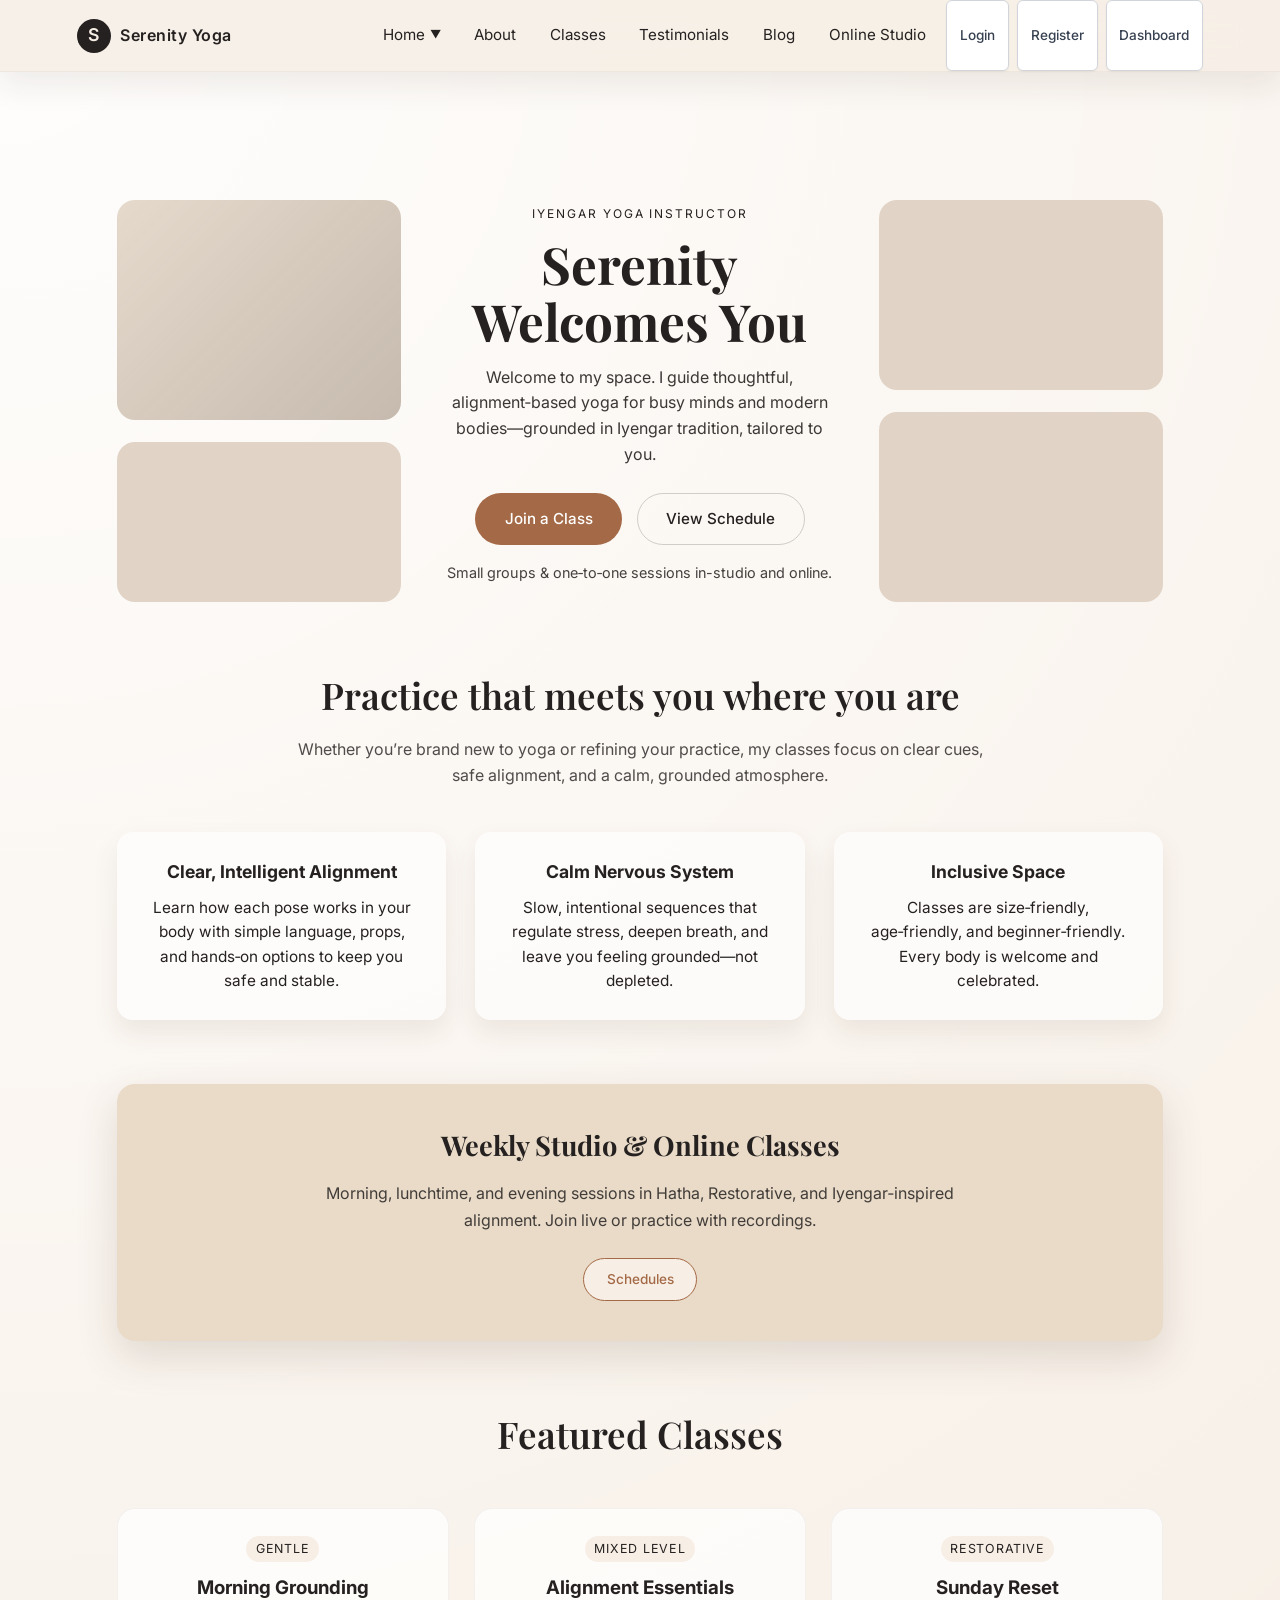
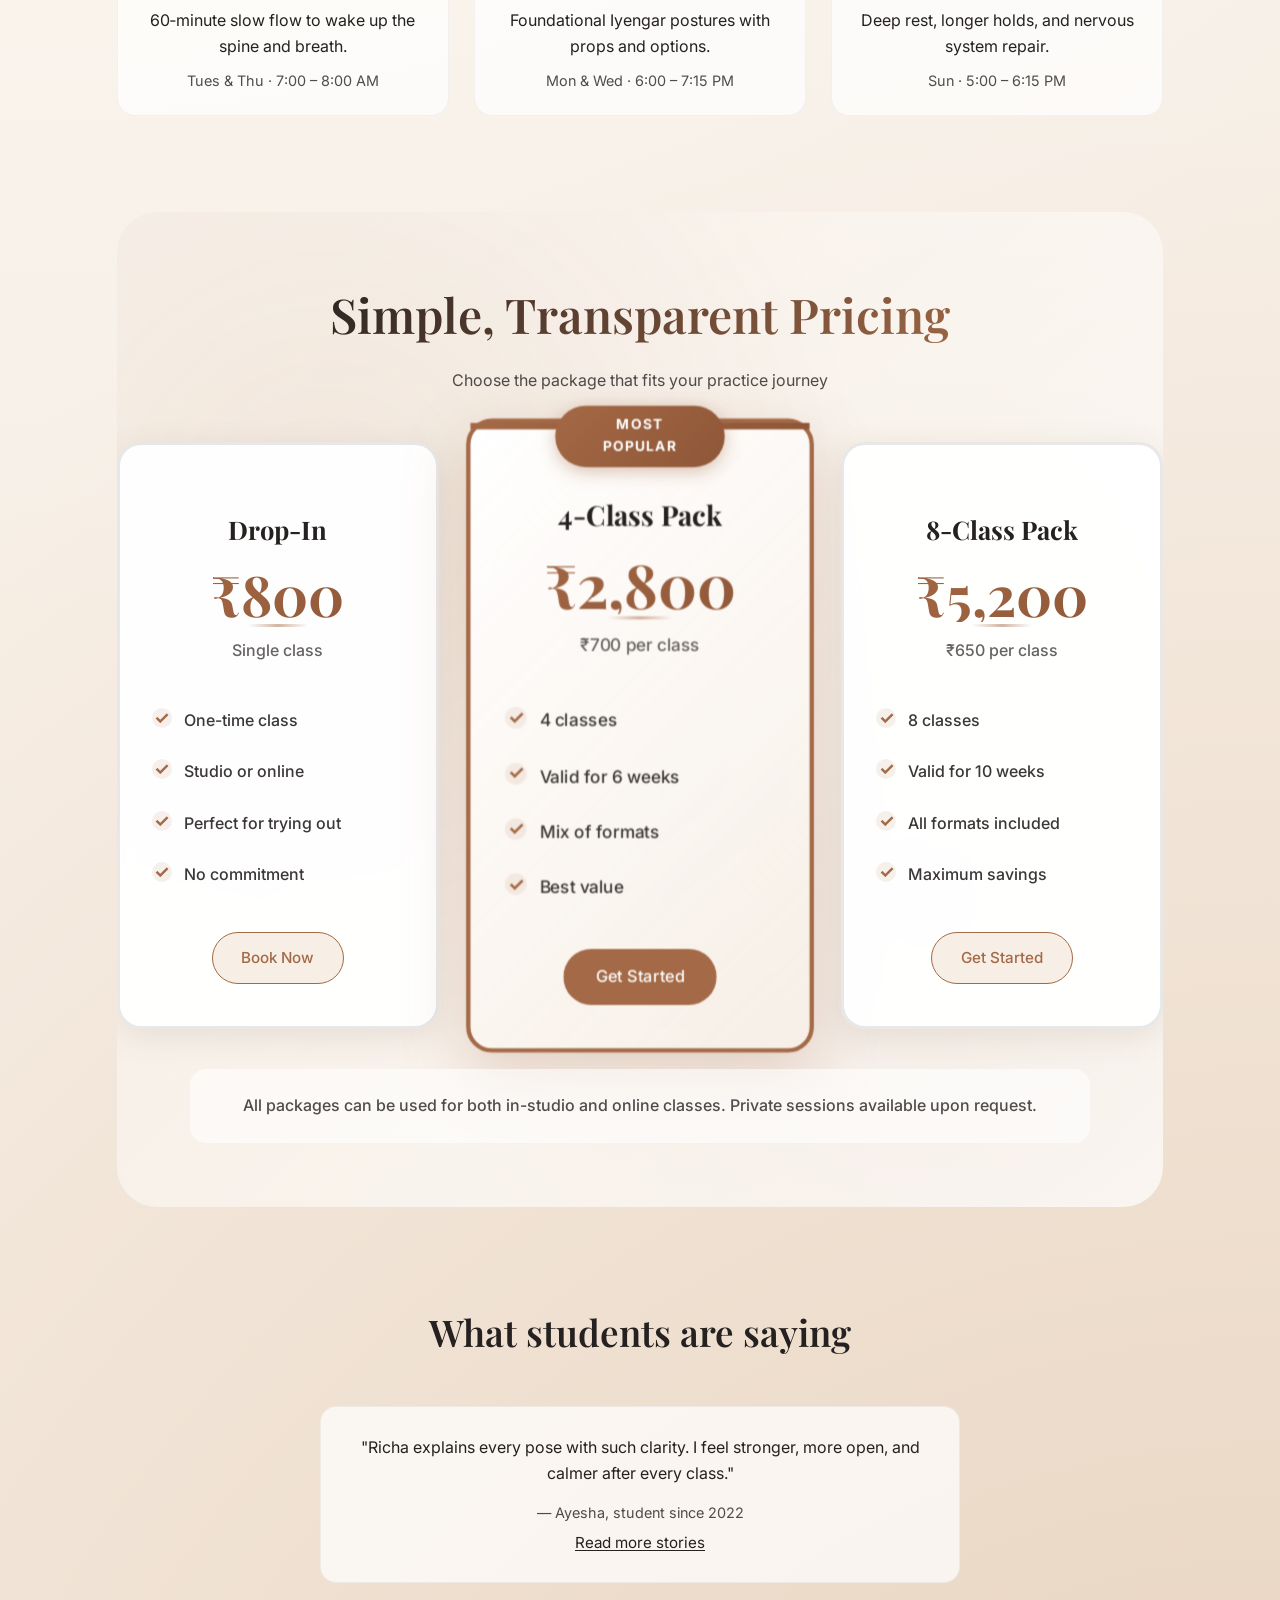
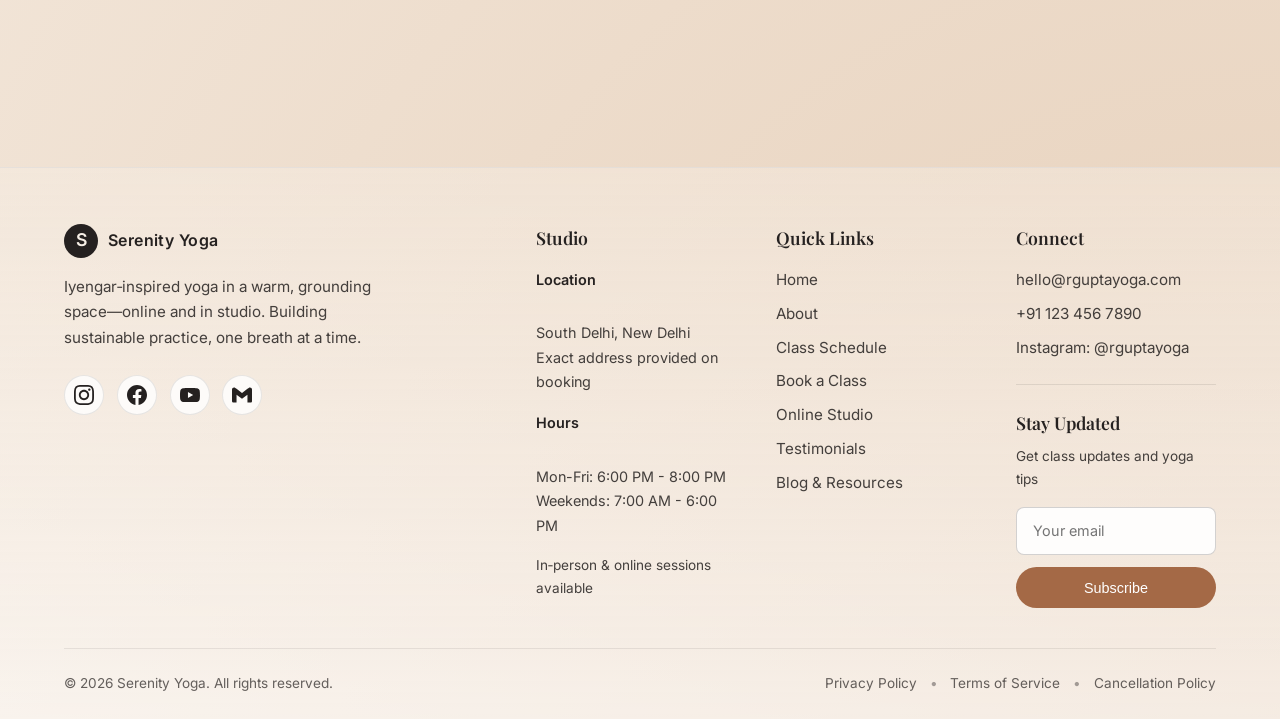
<file: index.html>
<!DOCTYPE html>
<html lang="en">

<head>
  <meta charset="UTF-8" />
  <meta name="viewport" content="width=device-width, initial-scale=1.0" />
  <title>Serenity Yoga | Home</title>
  <link rel="icon" type="image/svg+xml" href="favicon.svg" />
  <link rel="alternate icon" href="favicon.ico" />
  <link rel="stylesheet" href="styles.css" />
  <link
    href="https://fonts.googleapis.com/css2?family=Playfair+Display:wght@500;700&family=Inter:wght@300;400;500;600&display=swap"
    rel="stylesheet" />
</head>

<body>
  <header class="site-header">
    <a href="index.html" class="logo-area">
      <div class="logo-mark">S</div>
      <span class="logo-text">Serenity Yoga</span>
    </a>
    <button class="menu-toggle" aria-label="Toggle menu" aria-expanded="false">
      <span></span>
      <span></span>
      <span></span>
    </button>
    <nav class="main-nav" id="main-nav">
      <div class="nav-dropdown">
        <a href="#" class="nav-dropdown-toggle">Home <span class="dropdown-arrow">▼</span></a>
        <div class="nav-dropdown-menu">
          <a href="index.html" class="active">Home</a>
          <a href="home2.html">Home 2</a>
        </div>
      </div>
      <a href="about.html">About</a>
      <a href="schedule.html">Classes</a>
      <a href="testimonials.html">Testimonials</a>
      <a href="blog.html">Blog</a>
      <a href="online.html">Online Studio</a>
      <a href="login.html" class="nav-btn">Login</a>
      <a href="register.html" class="nav-btn-primary">Register</a>
      <a href="dashboard.html" class="nav-btn">Dashboard</a>
    </nav>
  </header>

  <main>
    <!-- HERO -->
    <section class="hero">
      <div class="hero-media hero-media-left">
        <div class="hero-photo tall"></div>
        <div class="hero-photo square"></div>
      </div>

      <div class="hero-content">
        <p class="eyebrow">Iyengar Yoga Instructor</p>
        <h1>
          Serenity<br />
          <span>Welcomes You</span>
        </h1>
        <p class="hero-subtitle">
          Welcome to my space. I guide thoughtful, alignment‑based yoga for
          busy minds and modern bodies—grounded in Iyengar tradition, tailored
          to you.
        </p>
        <div class="hero-actions">
          <a href="booking.html" class="btn primary">Join a Class</a>
          <a href="schedule.html" class="btn ghost">View Schedule</a>
        </div>
        <p class="hero-note">
          Small groups & one‑to‑one sessions in-studio and online.
        </p>
      </div>

      <div class="hero-media hero-media-right">
        <div class="hero-photo wide"></div>
        <div class="hero-photo square"></div>
      </div>
    </section>

    <!-- THREE PILLARS -->
    <section class="pillars">
      <div class="section-heading">
        <h2>Practice that meets you where you are</h2>
        <p>
          Whether you’re brand new to yoga or refining your practice, my
          classes focus on clear cues, safe alignment, and a calm, grounded
          atmosphere.
        </p>
      </div>
      <div class="pillars-grid">
        <article class="card">
          <h3>Clear, Intelligent Alignment</h3>
          <p>
            Learn how each pose works in your body with simple language,
            props, and hands‑on options to keep you safe and stable.
          </p>
        </article>
        <article class="card">
          <h3>Calm Nervous System</h3>
          <p>
            Slow, intentional sequences that regulate stress, deepen breath,
            and leave you feeling grounded—not depleted.
          </p>
        </article>
        <article class="card">
          <h3>Inclusive Space</h3>
          <p>
            Classes are size‑friendly, age‑friendly, and beginner‑friendly.
            Every body is welcome and celebrated.
          </p>
        </article>
      </div>
    </section>

    <!-- HIGHLIGHT STRIP -->
    <section class="highlight-strip">
      <div class="highlight-content">
        <h2>Weekly Studio & Online Classes</h2>
        <p>
          Morning, lunchtime, and evening sessions in Hatha, Restorative, and
          Iyengar‑inspired alignment. Join live or practice with recordings.
        </p>
        <a href="schedule.html" class="btn secondary highlight-btn">Schedules</a>
      </div>
    </section>

    <!-- FEATURED CLASSES -->
    <section class="featured-classes">
      <div class="section-heading">
        <h2>Featured Classes</h2>
      </div>
      <div class="class-grid">
        <article class="class-card">
          <span class="tag">Gentle</span>
          <h3>Morning Grounding</h3>
          <p>60‑minute slow flow to wake up the spine and breath.</p>
          <p class="meta">Tues & Thu · 7:00 – 8:00 AM</p>
        </article>
        <article class="class-card">
          <span class="tag">Mixed Level</span>
          <h3>Alignment Essentials</h3>
          <p>Foundational Iyengar postures with props and options.</p>
          <p class="meta">Mon & Wed · 6:00 – 7:15 PM</p>
        </article>
        <article class="class-card">
          <span class="tag">Restorative</span>
          <h3>Sunday Reset</h3>
          <p>Deep rest, longer holds, and nervous system repair.</p>
          <p class="meta">Sun · 5:00 – 6:15 PM</p>
        </article>
      </div>
    </section>

    <!-- PRICING SECTION -->
    <section class="pricing-section">
      <div class="section-heading">
        <h2>Simple, Transparent Pricing</h2>
        <p>Choose the package that fits your practice journey</p>
      </div>
      <div class="pricing-grid">
        <div class="pricing-card">
          <h3>Drop-In</h3>
          <div class="price">₹800</div>
          <p class="price-note">Single class</p>
          <ul class="pricing-features">
            <li>One-time class</li>
            <li>Studio or online</li>
            <li>Perfect for trying out</li>
            <li>No commitment</li>
          </ul>
          <a href="booking.html" class="btn secondary">Book Now</a>
        </div>
        <div class="pricing-card featured">
          <div class="popular-badge">Most Popular</div>
          <h3>4-Class Pack</h3>
          <div class="price">₹2,800</div>
          <p class="price-note">₹700 per class</p>
          <ul class="pricing-features">
            <li>4 classes</li>
            <li>Valid for 6 weeks</li>
            <li>Mix of formats</li>
            <li>Best value</li>
          </ul>
          <a href="booking.html" class="btn primary">Get Started</a>
        </div>
        <div class="pricing-card">
          <h3>8-Class Pack</h3>
          <div class="price">₹5,200</div>
          <p class="price-note">₹650 per class</p>
          <ul class="pricing-features">
            <li>8 classes</li>
            <li>Valid for 10 weeks</li>
            <li>All formats included</li>
            <li>Maximum savings</li>
          </ul>
          <a href="booking.html" class="btn secondary">Get Started</a>
        </div>
      </div>
      <p class="pricing-note">All packages can be used for both in-studio and online classes. Private sessions available
        upon request.</p>
    </section>

    <!-- TESTIMONIAL PREVIEW -->
    <section class="testimonial-preview">
      <div class="section-heading narrow">
        <h2>What students are saying</h2>
      </div>
      <div class="testimonial-card">
        <p class="quote">
          "Richa explains every pose with such clarity. I feel stronger, more
          open, and calmer after every class."
        </p>
        <p class="author">— Ayesha, student since 2022</p>
        <a href="testimonials.html" class="text-link">Read more stories</a>
      </div>
    </section>
  </main>

  <footer class="site-footer">
    <div class="footer-main">
      <div class="footer-brand">
        <div class="footer-logo">
          <div class="logo-mark">S</div>
          <span class="logo-text">Serenity Yoga</span>
        </div>
        <p>
          Iyengar‑inspired yoga in a warm, grounding space—online and in
          studio. Building sustainable practice, one breath at a time.
        </p>
        <div class="social-icons">
          <a href="https://instagram.com/rguptayoga" target="_blank" rel="noopener noreferrer" aria-label="Instagram"
            class="social-icon">
            <svg width="20" height="20" viewBox="0 0 24 24" fill="currentColor">
              <path
                d="M12 2.163c3.204 0 3.584.012 4.85.07 3.252.148 4.771 1.691 4.919 4.919.058 1.265.069 1.645.069 4.849 0 3.205-.012 3.584-.069 4.849-.149 3.225-1.664 4.771-4.919 4.919-1.266.058-1.644.07-4.85.07-3.204 0-3.584-.012-4.849-.07-3.26-.149-4.771-1.699-4.919-4.92-.058-1.265-.07-1.644-.07-4.849 0-3.204.013-3.583.07-4.849.149-3.227 1.664-4.771 4.919-4.919 1.266-.057 1.645-.069 4.849-.069zm0-2.163c-3.259 0-3.667.014-4.947.072-4.358.2-6.78 2.618-6.98 6.98-.059 1.281-.073 1.689-.073 4.948 0 3.259.014 3.668.072 4.948.2 4.358 2.618 6.78 6.98 6.98 1.281.058 1.689.072 4.948.072 3.259 0 3.668-.014 4.948-.072 4.354-.2 6.782-2.618 6.979-6.98.059-1.28.073-1.689.073-4.948 0-3.259-.014-3.667-.072-4.947-.196-4.354-2.617-6.78-6.979-6.98-1.281-.059-1.69-.073-4.949-.073zm0 5.838c-3.403 0-6.162 2.759-6.162 6.162s2.759 6.163 6.162 6.163 6.162-2.759 6.162-6.163c0-3.403-2.759-6.162-6.162-6.162zm0 10.162c-2.209 0-4-1.79-4-4 0-2.209 1.791-4 4-4s4 1.791 4 4c0 2.21-1.791 4-4 4zm6.406-11.845c-.796 0-1.441.645-1.441 1.44s.645 1.44 1.441 1.44c.795 0 1.439-.645 1.439-1.44s-.644-1.44-1.439-1.44z" />
            </svg>
          </a>
          <a href="https://facebook.com/rguptayoga" target="_blank" rel="noopener noreferrer" aria-label="Facebook"
            class="social-icon">
            <svg width="20" height="20" viewBox="0 0 24 24" fill="currentColor">
              <path
                d="M24 12.073c0-6.627-5.373-12-12-12s-12 5.373-12 12c0 5.99 4.388 10.954 10.125 11.854v-8.385H7.078v-3.47h3.047V9.43c0-3.007 1.792-4.669 4.533-4.669 1.312 0 2.686.235 2.686.235v2.953H15.83c-1.491 0-1.956.925-1.956 1.874v2.25h3.328l-.532 3.47h-2.796v8.385C19.612 23.027 24 18.062 24 12.073z" />
            </svg>
          </a>
          <a href="https://youtube.com/@rguptayoga" target="_blank" rel="noopener noreferrer" aria-label="YouTube"
            class="social-icon">
            <svg width="20" height="20" viewBox="0 0 24 24" fill="currentColor">
              <path
                d="M23.498 6.186a3.016 3.016 0 0 0-2.122-2.136C19.505 3.545 12 3.545 12 3.545s-7.505 0-9.377.505A3.017 3.017 0 0 0 .502 6.186C0 8.07 0 12 0 12s0 3.93.502 5.814a3.016 3.016 0 0 0 2.122 2.136c1.871.505 9.376.505 9.376.505s7.505 0 9.377-.505a3.015 3.015 0 0 0 2.122-2.136C24 15.93 24 12 24 12s0-3.93-.502-5.814zM9.545 15.568V8.432L15.818 12l-6.273 3.568z" />
            </svg>
          </a>
          <a href="mailto:hello@rguptayoga.com" aria-label="Email" class="social-icon">
            <svg width="20" height="20" viewBox="0 0 24 24" fill="currentColor">
              <path
                d="M24 5.457v13.909c0 .904-.732 1.636-1.636 1.636h-3.819V11.73L12 16.64l-6.545-4.91v9.273H1.636A1.636 1.636 0 0 1 0 19.366V5.457c0-2.023 2.309-3.178 3.927-1.964L5.455 4.64 12 9.548l6.545-4.91 1.528-1.145C21.69 2.28 24 3.434 24 5.457z" />
            </svg>
          </a>
        </div>
      </div>
      <div class="footer-columns">
        <div class="footer-column">
          <h4>Studio</h4>
          <p><strong>Location</strong><br />South Delhi, New Delhi<br />Exact address provided on booking</p>
          <p><strong>Hours</strong><br />Mon-Fri: 6:00 PM - 8:00 PM<br />Weekends: 7:00 AM - 6:00 PM</p>
          <p class="small">In‑person & online sessions available</p>
        </div>
        <div class="footer-column">
          <h4>Quick Links</h4>
          <ul class="footer-links">
            <li><a href="index.html">Home</a></li>
            <li><a href="about.html">About</a></li>
            <li><a href="schedule.html">Class Schedule</a></li>
            <li><a href="booking.html">Book a Class</a></li>
            <li><a href="online.html">Online Studio</a></li>
            <li><a href="testimonials.html">Testimonials</a></li>
            <li><a href="blog.html">Blog & Resources</a></li>
          </ul>
        </div>
        <div class="footer-column">
          <h4>Connect</h4>
          <ul class="footer-links">
            <li><a href="mailto:hello@rguptayoga.com">hello@rguptayoga.com</a></li>
            <li><a href="tel:+911234567890">+91 123 456 7890</a></li>
            <li><a href="https://instagram.com/rguptayoga" target="_blank" rel="noopener noreferrer">Instagram:
                @rguptayoga</a></li>
          </ul>
          <div class="newsletter">
            <h4>Stay Updated</h4>
            <p class="small">Get class updates and yoga tips</p>
            <form class="newsletter-form" onsubmit="event.preventDefault(); alert('Thank you for subscribing!');">
              <input type="email" placeholder="Your email" required />
              <button type="submit" class="btn primary">Subscribe</button>
            </form>
          </div>
        </div>
      </div>
    </div>
    <div class="footer-bottom">
      <div class="footer-bottom-content">
        <span>© <span id="year"></span> Serenity Yoga. All rights reserved.</span>
        <div class="footer-legal">
          <a href="#">Privacy Policy</a>
          <span>•</span>
          <a href="#">Terms of Service</a>
          <span>•</span>
          <a href="#">Cancellation Policy</a>
        </div>
      </div>
    </div>
  </footer>

  <!-- Scroll to Top Button -->
  <button class="scroll-to-top" id="scrollToTop" aria-label="Scroll to top">
    <svg width="20" height="20" viewBox="0 0 24 24" fill="none" stroke="currentColor" stroke-width="2">
      <path d="M18 15l-6-6-6 6" />
    </svg>
  </button>

  <script>
    const yearSpan = document.getElementById("year");
    if (yearSpan) {
      yearSpan.textContent = new Date().getFullYear();
    }

    // Menu toggle functionality
    const menuToggle = document.querySelector('.menu-toggle');
    const mainNav = document.getElementById('main-nav');

    if (menuToggle && mainNav) {
      menuToggle.addEventListener('click', function () {
        const isExpanded = menuToggle.getAttribute('aria-expanded') === 'true';
        menuToggle.setAttribute('aria-expanded', !isExpanded);
        mainNav.classList.toggle('nav-open');
        menuToggle.classList.toggle('active');
      });
    }

    // Dropdown functionality - handle all dropdowns FIRST (before nav links)
    const dropdowns = document.querySelectorAll('.nav-dropdown');

    dropdowns.forEach((dropdown) => {
      const dropdownToggle = dropdown.querySelector('.nav-dropdown-toggle');
      const dropdownMenu = dropdown.querySelector('.nav-dropdown-menu');
      const dropdownItems = dropdownMenu ? dropdownMenu.querySelectorAll('a') : [];

      if (dropdownToggle && dropdownMenu) {
        // Handle toggle click/touch
        const handleToggle = function (e) {
          e.preventDefault();
          e.stopPropagation();
          e.stopImmediatePropagation();

          // Close other dropdowns
          dropdowns.forEach((otherDropdown) => {
            if (otherDropdown !== dropdown) {
              const otherMenu = otherDropdown.querySelector('.nav-dropdown-menu');
              if (otherMenu) {
                otherMenu.classList.remove('show');
              }
            }
          });

          // Toggle this dropdown
          dropdownMenu.classList.toggle('show');

          return false;
        };

        // Add event listeners - use capture phase and make sure they run first
        dropdownToggle.addEventListener('click', handleToggle, true);
        dropdownToggle.addEventListener('touchend', function (e) {
          e.preventDefault();
          e.stopPropagation();
          e.stopImmediatePropagation();
          handleToggle(e);
          return false;
        }, true);

        // Close mobile menu when clicking dropdown items
        dropdownItems.forEach(item => {
          item.addEventListener('click', function (e) {
            if (window.innerWidth <= 960) {
              if (mainNav) {
                mainNav.classList.remove('nav-open');
              }
              if (menuToggle) {
                menuToggle.classList.remove('active');
                menuToggle.setAttribute('aria-expanded', 'false');
              }
              dropdownMenu.classList.remove('show');
            }
          });
        });
      }
    });

    // Close menu when clicking on a link (but not dropdown toggle or dropdown items)
    if (mainNav) {
      const navLinks = mainNav.querySelectorAll('a');
      navLinks.forEach(link => {
        link.addEventListener('click', function (e) {
          // Don't close menu if clicking dropdown toggle or dropdown items
          if (!link.classList.contains('nav-dropdown-toggle') && !link.closest('.nav-dropdown-menu')) {
            if (mainNav) {
              mainNav.classList.remove('nav-open');
            }
            if (menuToggle) {
              menuToggle.classList.remove('active');
              menuToggle.setAttribute('aria-expanded', 'false');
            }
          }
        });
      });
    }

    // Close dropdowns when clicking outside (desktop only)
    if (window.innerWidth > 960) {
      document.addEventListener('click', function (e) {
        if (!e.target.closest('.nav-dropdown')) {
          dropdownMenus.forEach(menu => {
            menu.classList.remove('show');
          });
        }
      });
    }

    // Scroll to top functionality
    const scrollToTopBtn = document.getElementById('scrollToTop');
    if (scrollToTopBtn) {
      // Show/hide button based on scroll position
      window.addEventListener('scroll', function () {
        if (window.pageYOffset > 300) {
          scrollToTopBtn.classList.add('show');
        } else {
          scrollToTopBtn.classList.remove('show');
        }
      });

      // Scroll to top when button is clicked
      scrollToTopBtn.addEventListener('click', function () {
        window.scrollTo({
          top: 0,
          behavior: 'smooth'
        });
      });
    }
  </script>
</body>

</html>
</file>
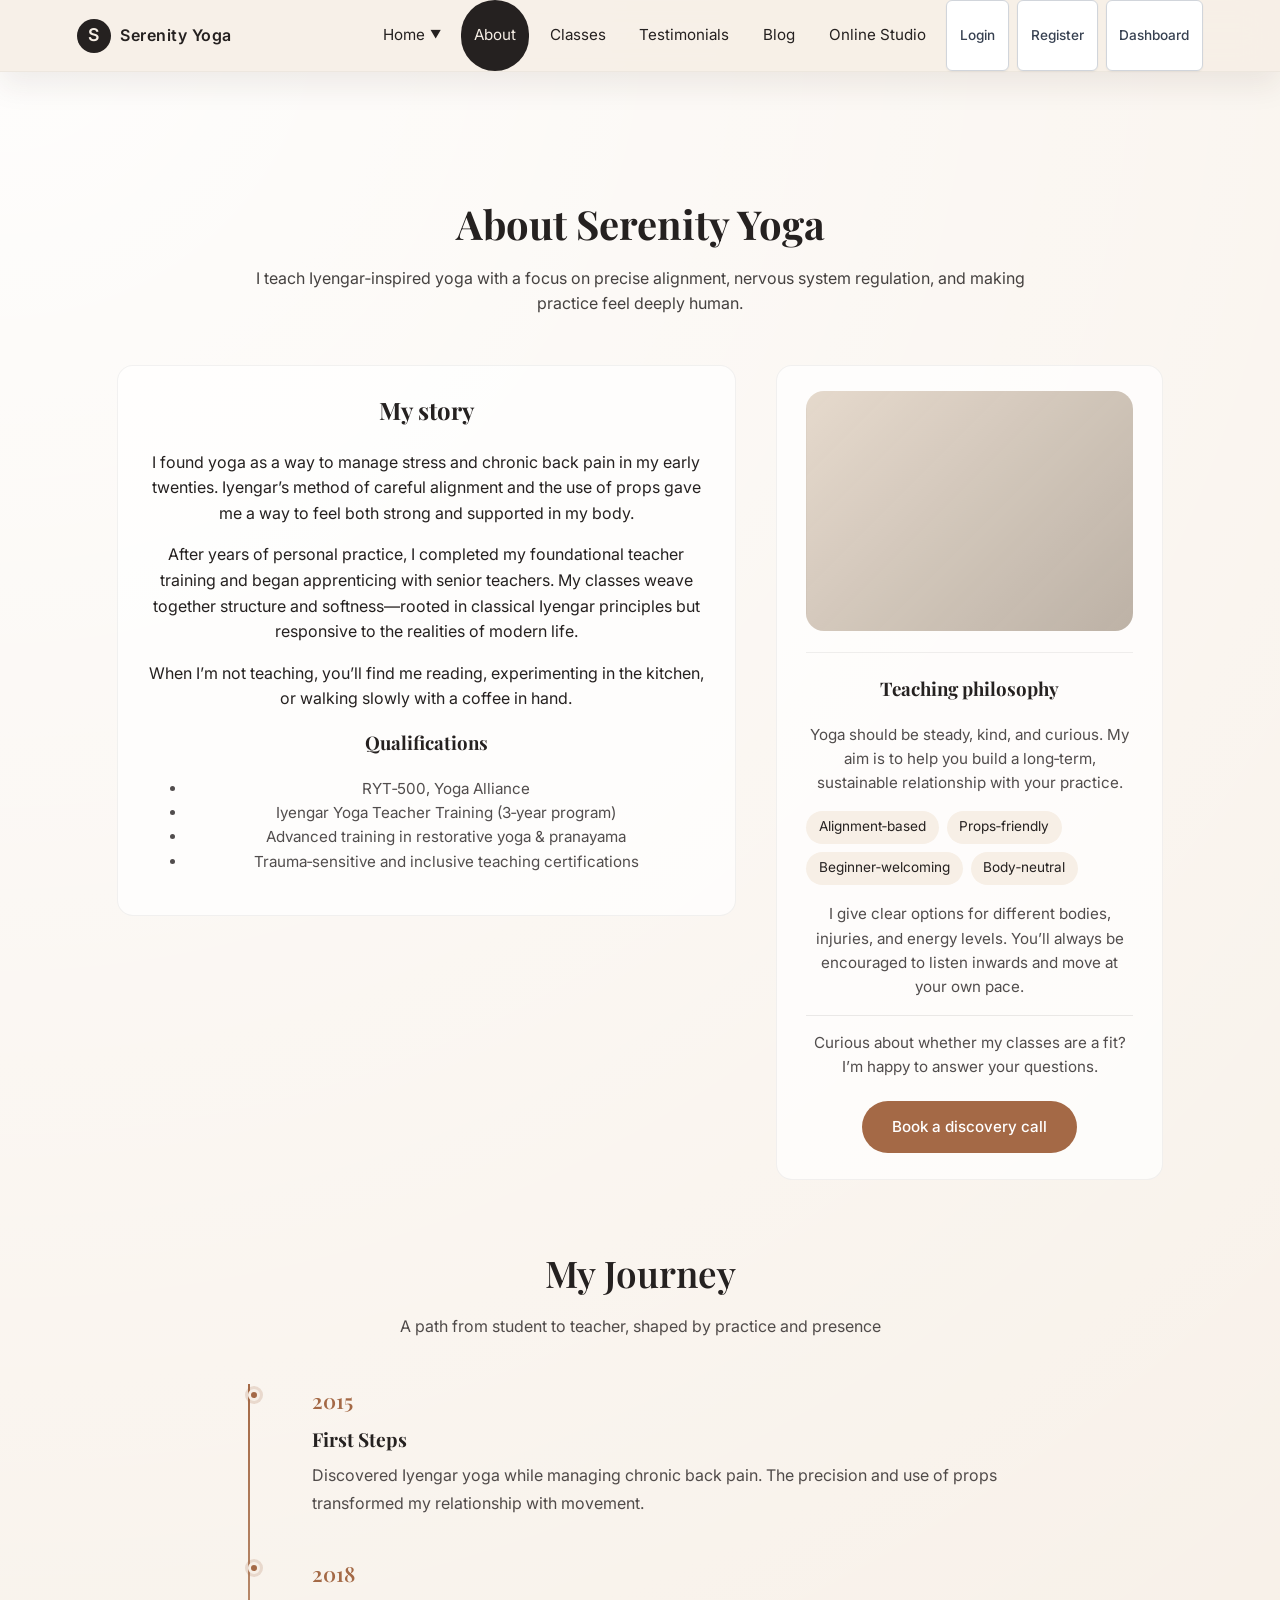
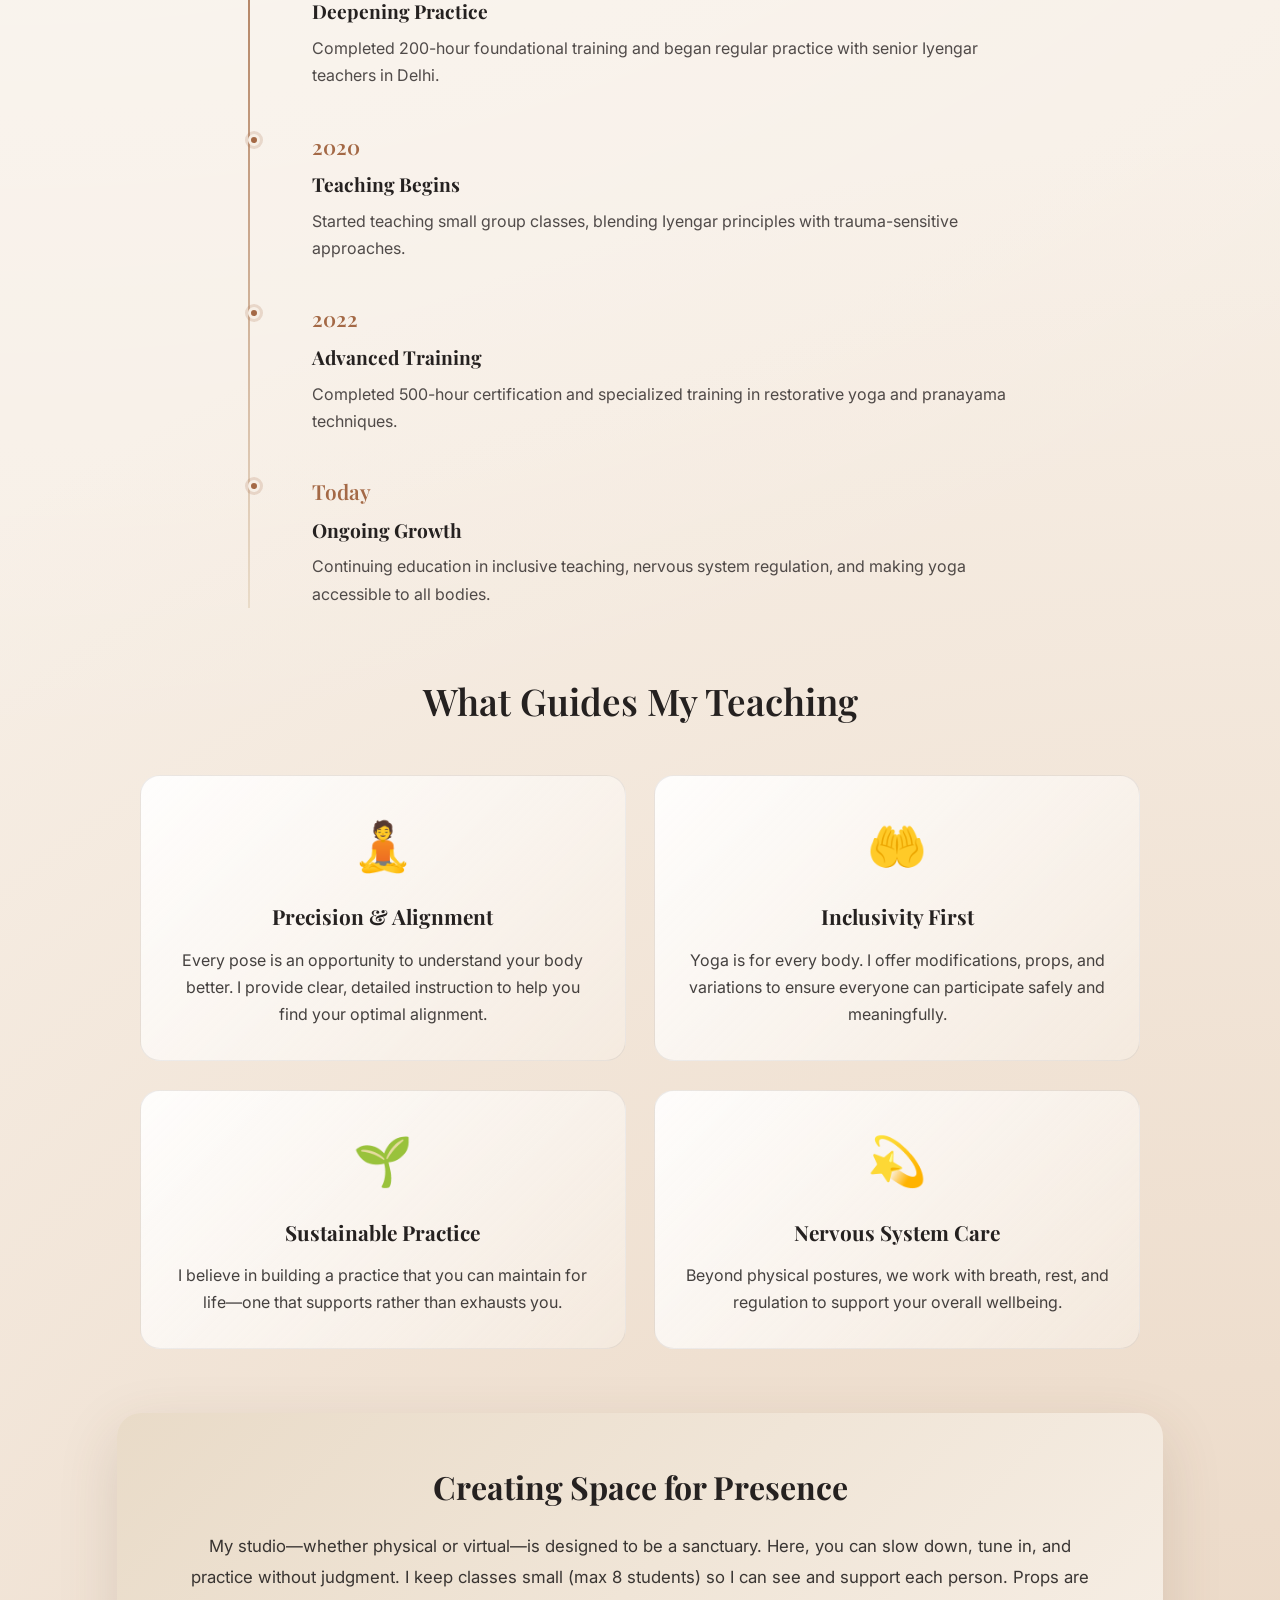
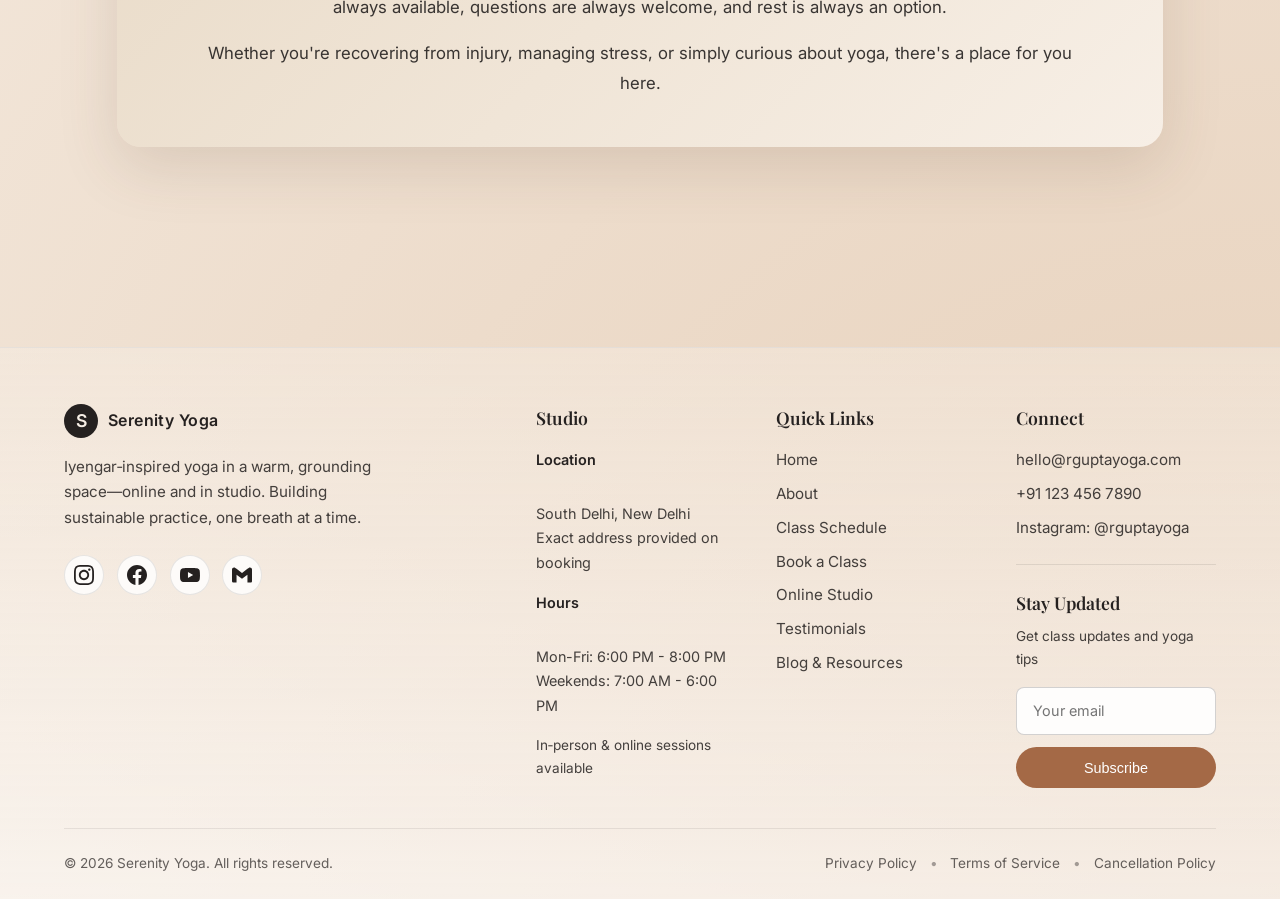
<file: about.html>
<!DOCTYPE html>
<html lang="en">
  <head>
    <meta charset="UTF-8" />
    <meta name="viewport" content="width=device-width, initial-scale=1.0" />
    <title>About | Serenity Yoga</title>
    <link rel="icon" type="image/svg+xml" href="favicon.svg" />
    <link rel="alternate icon" href="favicon.ico" />
    <link rel="stylesheet" href="styles.css" />
    <link
      href="https://fonts.googleapis.com/css2?family=Playfair+Display:wght@500;700&family=Inter:wght@300;400;500;600&display=swap"
      rel="stylesheet"
    />
  </head>
  <body>
    <header class="site-header">
      <a href="index.html" class="logo-area">
        <div class="logo-mark">S</div>
        <span class="logo-text">Serenity Yoga</span>
      </a>
      <button class="menu-toggle" aria-label="Toggle menu" aria-expanded="false">
        <span></span>
        <span></span>
        <span></span>
      </button>
      <nav class="main-nav" id="main-nav">
        <div class="nav-dropdown">
          <a href="#" class="nav-dropdown-toggle">Home <span class="dropdown-arrow">▼</span></a>
          <div class="nav-dropdown-menu">
            <a href="index.html">Home</a>
            <a href="home2.html">Home 2</a>
          </div>
        </div>
        <a href="about.html" class="active">About</a>
        <a href="schedule.html">Classes</a>
        <a href="testimonials.html">Testimonials</a>
        <a href="blog.html">Blog</a>
        <a href="online.html">Online Studio</a>
        <a href="login.html" class="nav-btn">Login</a>
        <a href="register.html" class="nav-btn-primary">Register</a>
        <a href="dashboard.html" class="nav-btn">Dashboard</a>
      </nav>
    </header>

    <main>
      <section class="page-hero">
        <h1>About Serenity Yoga</h1>
        <p>
          I teach Iyengar‑inspired yoga with a focus on precise alignment,
          nervous system regulation, and making practice feel deeply human.
        </p>
      </section>

      <section class="two-column">
        <article class="panel">
          <h2>My story</h2>
          <p>
            I found yoga as a way to manage stress and chronic back pain in my
            early twenties. Iyengar’s method of careful alignment and the use of
            props gave me a way to feel both strong and supported in my body.
          </p>
          <p>
            After years of personal practice, I completed my foundational
            teacher training and began apprenticing with senior teachers. My
            classes weave together structure and softness—rooted in classical
            Iyengar principles but responsive to the realities of modern life.
          </p>
          <p>
            When I’m not teaching, you’ll find me reading, experimenting in the
            kitchen, or walking slowly with a coffee in hand.
          </p>

          <h3>Qualifications</h3>
          <ul class="muted">
            <li>RYT‑500, Yoga Alliance</li>
            <li>Iyengar Yoga Teacher Training (3‑year program)</li>
            <li>Advanced training in restorative yoga & pranayama</li>
            <li>Trauma‑sensitive and inclusive teaching certifications</li>
          </ul>
        </article>

        <aside class="panel">
          <div class="about-portrait"></div>
          <hr style="border: none; border-top: 1px solid rgba(0, 0, 0, 0.06); margin: 1.3rem 0" />
          <h3>Teaching philosophy</h3>
          <p class="muted">
            Yoga should be steady, kind, and curious. My aim is to help you
            build a long‑term, sustainable relationship with your practice.
          </p>
          <div class="chips" style="margin-bottom: 1.1rem">
            <span class="chip">Alignment‑based</span>
            <span class="chip">Props‑friendly</span>
            <span class="chip">Beginner‑welcoming</span>
            <span class="chip">Body‑neutral</span>
          </div>
          <p class="muted">
            I give clear options for different bodies, injuries, and energy
            levels. You’ll always be encouraged to listen inwards and move at
            your own pace.
          </p>
          <hr style="border: none; border-top: 1px solid rgba(0, 0, 0, 0.08)" />
          <p class="muted">
            Curious about whether my classes are a fit? I’m happy to answer your
            questions.
          </p>
          <a href="booking.html" class="btn primary" style="margin-top: 0.4rem"
            >Book a discovery call</a
          >
        </aside>
      </section>

      <!-- JOURNEY TIMELINE -->
      <section class="journey-section">
        <div class="section-heading">
          <h2>My Journey</h2>
          <p>A path from student to teacher, shaped by practice and presence</p>
        </div>
        <div class="timeline">
          <div class="timeline-item">
            <div class="timeline-year">2015</div>
            <div class="timeline-content">
              <h3>First Steps</h3>
              <p>Discovered Iyengar yoga while managing chronic back pain. The precision and use of props transformed my relationship with movement.</p>
            </div>
          </div>
          <div class="timeline-item">
            <div class="timeline-year">2018</div>
            <div class="timeline-content">
              <h3>Deepening Practice</h3>
              <p>Completed 200-hour foundational training and began regular practice with senior Iyengar teachers in Delhi.</p>
            </div>
          </div>
          <div class="timeline-item">
            <div class="timeline-year">2020</div>
            <div class="timeline-content">
              <h3>Teaching Begins</h3>
              <p>Started teaching small group classes, blending Iyengar principles with trauma-sensitive approaches.</p>
            </div>
          </div>
          <div class="timeline-item">
            <div class="timeline-year">2022</div>
            <div class="timeline-content">
              <h3>Advanced Training</h3>
              <p>Completed 500-hour certification and specialized training in restorative yoga and pranayama techniques.</p>
            </div>
          </div>
          <div class="timeline-item">
            <div class="timeline-year">Today</div>
            <div class="timeline-content">
              <h3>Ongoing Growth</h3>
              <p>Continuing education in inclusive teaching, nervous system regulation, and making yoga accessible to all bodies.</p>
            </div>
          </div>
        </div>
      </section>

      <!-- VALUES GRID -->
      <section class="values-section">
        <div class="section-heading">
          <h2>What Guides My Teaching</h2>
        </div>
        <div class="values-grid">
          <div class="value-card">
            <div class="value-icon">🧘</div>
            <h3>Precision & Alignment</h3>
            <p>Every pose is an opportunity to understand your body better. I provide clear, detailed instruction to help you find your optimal alignment.</p>
          </div>
          <div class="value-card">
            <div class="value-icon">🤲</div>
            <h3>Inclusivity First</h3>
            <p>Yoga is for every body. I offer modifications, props, and variations to ensure everyone can participate safely and meaningfully.</p>
          </div>
          <div class="value-card">
            <div class="value-icon">🌱</div>
            <h3>Sustainable Practice</h3>
            <p>I believe in building a practice that you can maintain for life—one that supports rather than exhausts you.</p>
          </div>
          <div class="value-card">
            <div class="value-icon">💫</div>
            <h3>Nervous System Care</h3>
            <p>Beyond physical postures, we work with breath, rest, and regulation to support your overall wellbeing.</p>
          </div>
        </div>
      </section>

      <!-- STUDIO PHILOSOPHY -->
      <section class="philosophy-banner">
        <div class="philosophy-content">
          <h2>Creating Space for Presence</h2>
          <p>My studio—whether physical or virtual—is designed to be a sanctuary. Here, you can slow down, tune in, and practice without judgment. I keep classes small (max 8 students) so I can see and support each person. Props are always available, questions are always welcome, and rest is always an option.</p>
          <p>Whether you're recovering from injury, managing stress, or simply curious about yoga, there's a place for you here.</p>
        </div>
      </section>
    </main>

    <footer class="site-footer">
      <div class="footer-main">
        <div class="footer-brand">
          <div class="footer-logo">
            <div class="logo-mark">S</div>
            <span class="logo-text">Serenity Yoga</span>
          </div>
          <p>
            Iyengar‑inspired yoga in a warm, grounding space—online and in
            studio. Building sustainable practice, one breath at a time.
          </p>
          <div class="social-icons">
            <a href="https://instagram.com/rguptayoga" target="_blank" rel="noopener noreferrer" aria-label="Instagram" class="social-icon">
              <svg width="20" height="20" viewBox="0 0 24 24" fill="currentColor">
                <path d="M12 2.163c3.204 0 3.584.012 4.85.07 3.252.148 4.771 1.691 4.919 4.919.058 1.265.069 1.645.069 4.849 0 3.205-.012 3.584-.069 4.849-.149 3.225-1.664 4.771-4.919 4.919-1.266.058-1.644.07-4.85.07-3.204 0-3.584-.012-4.849-.07-3.26-.149-4.771-1.699-4.919-4.92-.058-1.265-.07-1.644-.07-4.849 0-3.204.013-3.583.07-4.849.149-3.227 1.664-4.771 4.919-4.919 1.266-.057 1.645-.069 4.849-.069zm0-2.163c-3.259 0-3.667.014-4.947.072-4.358.2-6.78 2.618-6.98 6.98-.059 1.281-.073 1.689-.073 4.948 0 3.259.014 3.668.072 4.948.2 4.358 2.618 6.78 6.98 6.98 1.281.058 1.689.072 4.948.072 3.259 0 3.668-.014 4.948-.072 4.354-.2 6.782-2.618 6.979-6.98.059-1.28.073-1.689.073-4.948 0-3.259-.014-3.667-.072-4.947-.196-4.354-2.617-6.78-6.979-6.98-1.281-.059-1.69-.073-4.949-.073zm0 5.838c-3.403 0-6.162 2.759-6.162 6.162s2.759 6.163 6.162 6.163 6.162-2.759 6.162-6.163c0-3.403-2.759-6.162-6.162-6.162zm0 10.162c-2.209 0-4-1.79-4-4 0-2.209 1.791-4 4-4s4 1.791 4 4c0 2.21-1.791 4-4 4zm6.406-11.845c-.796 0-1.441.645-1.441 1.44s.645 1.44 1.441 1.44c.795 0 1.439-.645 1.439-1.44s-.644-1.44-1.439-1.44z"/>
              </svg>
            </a>
            <a href="https://facebook.com/rguptayoga" target="_blank" rel="noopener noreferrer" aria-label="Facebook" class="social-icon">
              <svg width="20" height="20" viewBox="0 0 24 24" fill="currentColor">
                <path d="M24 12.073c0-6.627-5.373-12-12-12s-12 5.373-12 12c0 5.99 4.388 10.954 10.125 11.854v-8.385H7.078v-3.47h3.047V9.43c0-3.007 1.792-4.669 4.533-4.669 1.312 0 2.686.235 2.686.235v2.953H15.83c-1.491 0-1.956.925-1.956 1.874v2.25h3.328l-.532 3.47h-2.796v8.385C19.612 23.027 24 18.062 24 12.073z"/>
              </svg>
            </a>
            <a href="https://youtube.com/@rguptayoga" target="_blank" rel="noopener noreferrer" aria-label="YouTube" class="social-icon">
              <svg width="20" height="20" viewBox="0 0 24 24" fill="currentColor">
                <path d="M23.498 6.186a3.016 3.016 0 0 0-2.122-2.136C19.505 3.545 12 3.545 12 3.545s-7.505 0-9.377.505A3.017 3.017 0 0 0 .502 6.186C0 8.07 0 12 0 12s0 3.93.502 5.814a3.016 3.016 0 0 0 2.122 2.136c1.871.505 9.376.505 9.376.505s7.505 0 9.377-.505a3.015 3.015 0 0 0 2.122-2.136C24 15.93 24 12 24 12s0-3.93-.502-5.814zM9.545 15.568V8.432L15.818 12l-6.273 3.568z"/>
              </svg>
            </a>
            <a href="mailto:hello@rguptayoga.com" aria-label="Email" class="social-icon">
              <svg width="20" height="20" viewBox="0 0 24 24" fill="currentColor">
                <path d="M24 5.457v13.909c0 .904-.732 1.636-1.636 1.636h-3.819V11.73L12 16.64l-6.545-4.91v9.273H1.636A1.636 1.636 0 0 1 0 19.366V5.457c0-2.023 2.309-3.178 3.927-1.964L5.455 4.64 12 9.548l6.545-4.91 1.528-1.145C21.69 2.28 24 3.434 24 5.457z"/>
              </svg>
            </a>
          </div>
        </div>
        <div class="footer-columns">
          <div class="footer-column">
            <h4>Studio</h4>
            <p><strong>Location</strong><br />South Delhi, New Delhi<br />Exact address provided on booking</p>
            <p><strong>Hours</strong><br />Mon-Fri: 6:00 PM - 8:00 PM<br />Weekends: 7:00 AM - 6:00 PM</p>
            <p class="small">In‑person & online sessions available</p>
          </div>
          <div class="footer-column">
            <h4>Quick Links</h4>
            <ul class="footer-links">
              <li><a href="index.html">Home</a></li>
              <li><a href="about.html">About</a></li>
              <li><a href="schedule.html">Class Schedule</a></li>
              <li><a href="booking.html">Book a Class</a></li>
              <li><a href="online.html">Online Studio</a></li>
              <li><a href="testimonials.html">Testimonials</a></li>
              <li><a href="blog.html">Blog & Resources</a></li>
            </ul>
          </div>
          <div class="footer-column">
            <h4>Connect</h4>
            <ul class="footer-links">
              <li><a href="mailto:hello@rguptayoga.com">hello@rguptayoga.com</a></li>
              <li><a href="tel:+911234567890">+91 123 456 7890</a></li>
              <li><a href="https://instagram.com/rguptayoga" target="_blank" rel="noopener noreferrer">Instagram: @rguptayoga</a></li>
            </ul>
            <div class="newsletter">
              <h4>Stay Updated</h4>
              <p class="small">Get class updates and yoga tips</p>
              <form class="newsletter-form" onsubmit="event.preventDefault(); alert('Thank you for subscribing!');">
                <input type="email" placeholder="Your email" required />
                <button type="submit" class="btn primary">Subscribe</button>
              </form>
            </div>
          </div>
        </div>
      </div>
      <div class="footer-bottom">
        <div class="footer-bottom-content">
          <span>© <span id="year"></span> Serenity Yoga. All rights reserved.</span>
          <div class="footer-legal">
            <a href="#">Privacy Policy</a>
            <span>•</span>
            <a href="#">Terms of Service</a>
            <span>•</span>
            <a href="#">Cancellation Policy</a>
          </div>
        </div>
      </div>
    </footer>

    <!-- Scroll to Top Button -->
    <button class="scroll-to-top" id="scrollToTop" aria-label="Scroll to top">
      <svg width="20" height="20" viewBox="0 0 24 24" fill="none" stroke="currentColor" stroke-width="2">
        <path d="M18 15l-6-6-6 6"/>
      </svg>
    </button>

    <script>
      const yearSpan = document.getElementById("year");
      if (yearSpan) {
        yearSpan.textContent = new Date().getFullYear();
      }

      // Menu toggle functionality
      const menuToggle = document.querySelector('.menu-toggle');
      const mainNav = document.getElementById('main-nav');
      
      if (menuToggle && mainNav) {
        menuToggle.addEventListener('click', function() {
          const isExpanded = menuToggle.getAttribute('aria-expanded') === 'true';
          menuToggle.setAttribute('aria-expanded', !isExpanded);
          mainNav.classList.toggle('nav-open');
          menuToggle.classList.toggle('active');
        });
      }

      // Dropdown functionality - handle all dropdowns FIRST (before nav links)
      const dropdowns = document.querySelectorAll('.nav-dropdown');
      
      dropdowns.forEach((dropdown) => {
        const dropdownToggle = dropdown.querySelector('.nav-dropdown-toggle');
        const dropdownMenu = dropdown.querySelector('.nav-dropdown-menu');
        const dropdownItems = dropdownMenu ? dropdownMenu.querySelectorAll('a') : [];
        
        if (dropdownToggle && dropdownMenu) {
          // Handle toggle click/touch
          const handleToggle = function(e) {
            e.preventDefault();
            e.stopPropagation();
            e.stopImmediatePropagation();
            
            // Close other dropdowns
            dropdowns.forEach((otherDropdown) => {
              if (otherDropdown !== dropdown) {
                const otherMenu = otherDropdown.querySelector('.nav-dropdown-menu');
                if (otherMenu) {
                  otherMenu.classList.remove('show');
                }
              }
            });
            
            // Toggle this dropdown
            dropdownMenu.classList.toggle('show');
            
            return false;
          };
          
          // Add event listeners - use capture phase and make sure they run first
          dropdownToggle.addEventListener('click', handleToggle, true);
          dropdownToggle.addEventListener('touchend', function(e) {
            e.preventDefault();
            e.stopPropagation();
            e.stopImmediatePropagation();
            handleToggle(e);
            return false;
          }, true);

          // Close mobile menu when clicking dropdown items
          dropdownItems.forEach(item => {
            item.addEventListener('click', function(e) {
              if (window.innerWidth <= 960) {
                if (mainNav) {
                  mainNav.classList.remove('nav-open');
                }
                if (menuToggle) {
                  menuToggle.classList.remove('active');
                  menuToggle.setAttribute('aria-expanded', 'false');
                }
                dropdownMenu.classList.remove('show');
              }
            });
          });
        }
      });

      // Close menu when clicking on a link (but not dropdown toggle or dropdown items)
      if (mainNav) {
        const navLinks = mainNav.querySelectorAll('a');
        navLinks.forEach(link => {
          link.addEventListener('click', function(e) {
            // Don't close menu if clicking dropdown toggle or dropdown items
            if (!link.classList.contains('nav-dropdown-toggle') && !link.closest('.nav-dropdown-menu')) {
              if (mainNav) {
                mainNav.classList.remove('nav-open');
              }
              if (menuToggle) {
                menuToggle.classList.remove('active');
                menuToggle.setAttribute('aria-expanded', 'false');
              }
            }
          });
        });
      }

      // Close dropdowns when clicking outside (desktop only)
      if (window.innerWidth > 960) {
        document.addEventListener('click', function(e) {
          if (!e.target.closest('.nav-dropdown')) {
            dropdownMenus.forEach(menu => {
              menu.classList.remove('show');
            });
          }
        });
      }

      // Scroll to top functionality
      const scrollToTopBtn = document.getElementById('scrollToTop');
      if (scrollToTopBtn) {
        // Show/hide button based on scroll position
        window.addEventListener('scroll', function() {
          if (window.pageYOffset > 300) {
            scrollToTopBtn.classList.add('show');
          } else {
            scrollToTopBtn.classList.remove('show');
          }
        });

        // Scroll to top when button is clicked
        scrollToTopBtn.addEventListener('click', function() {
          window.scrollTo({
            top: 0,
            behavior: 'smooth'
          });
        });
      }
    </script>
  </body>
</html>
</file>
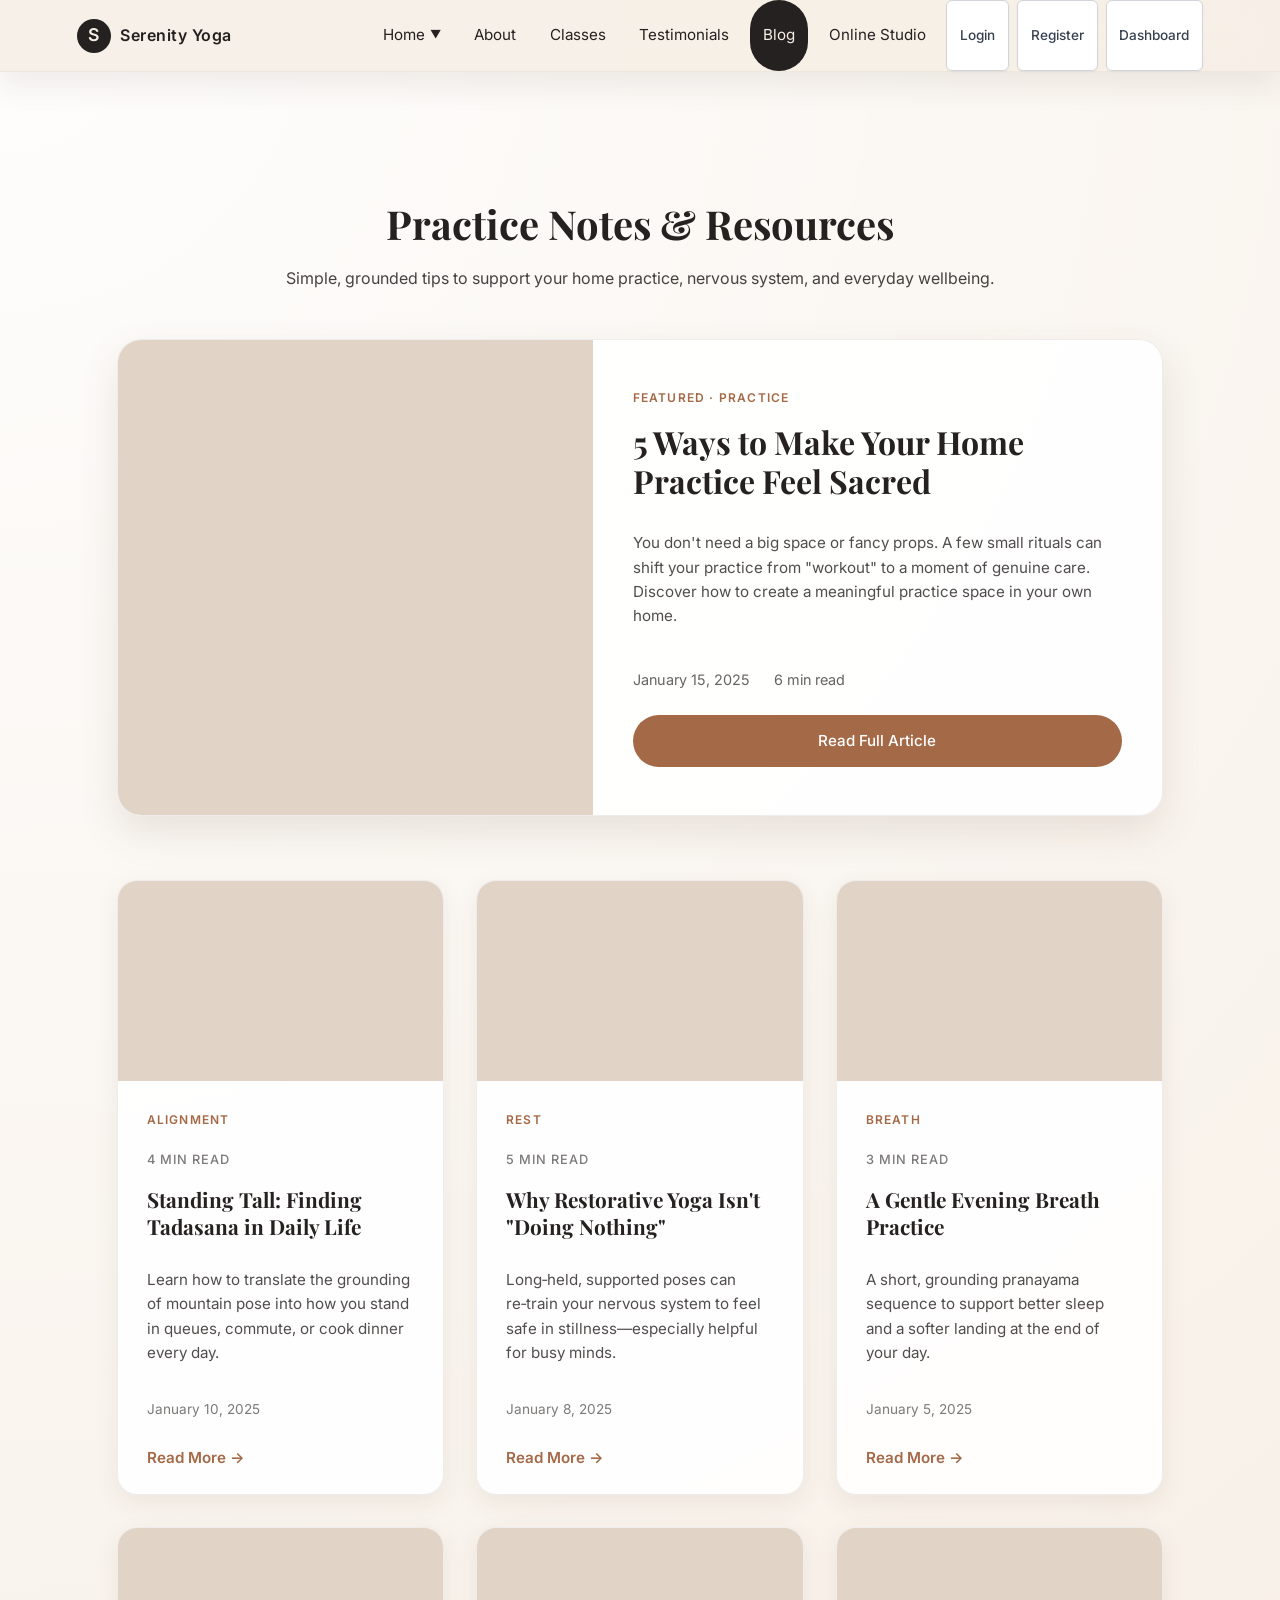
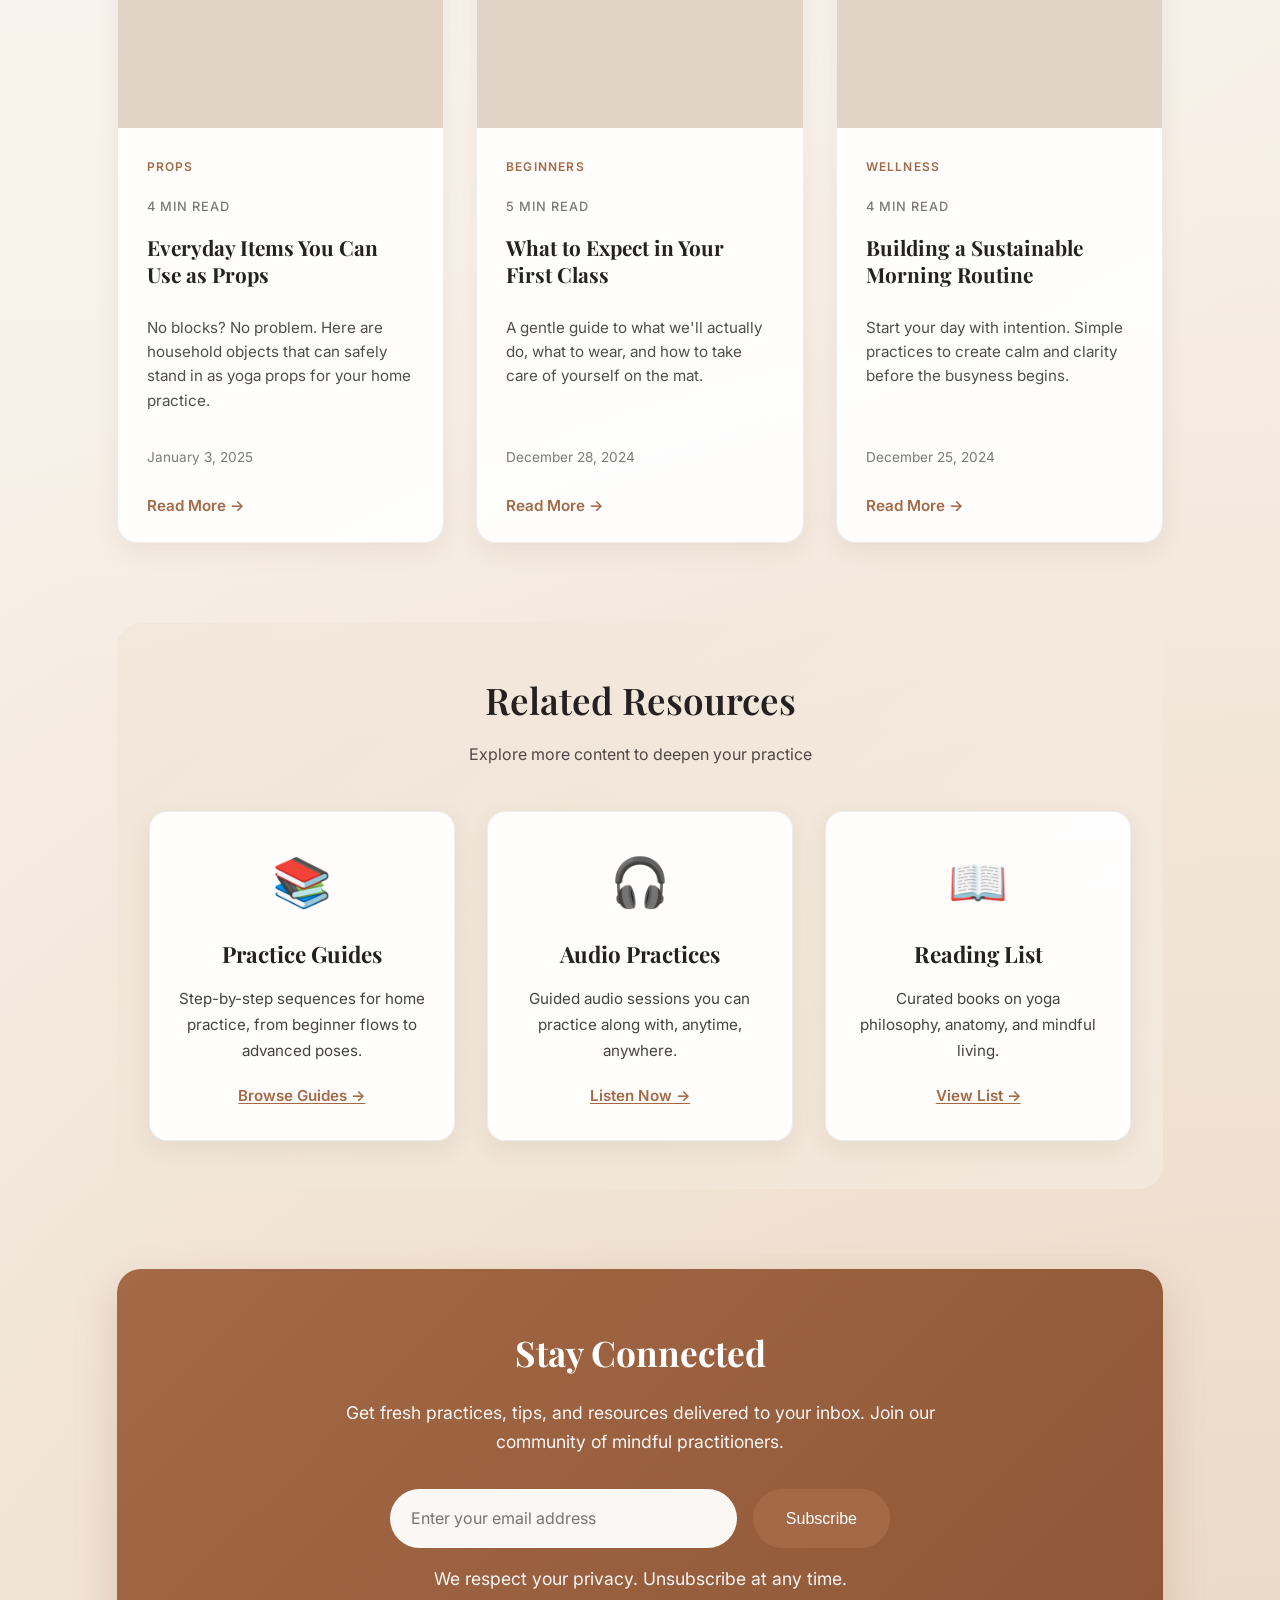
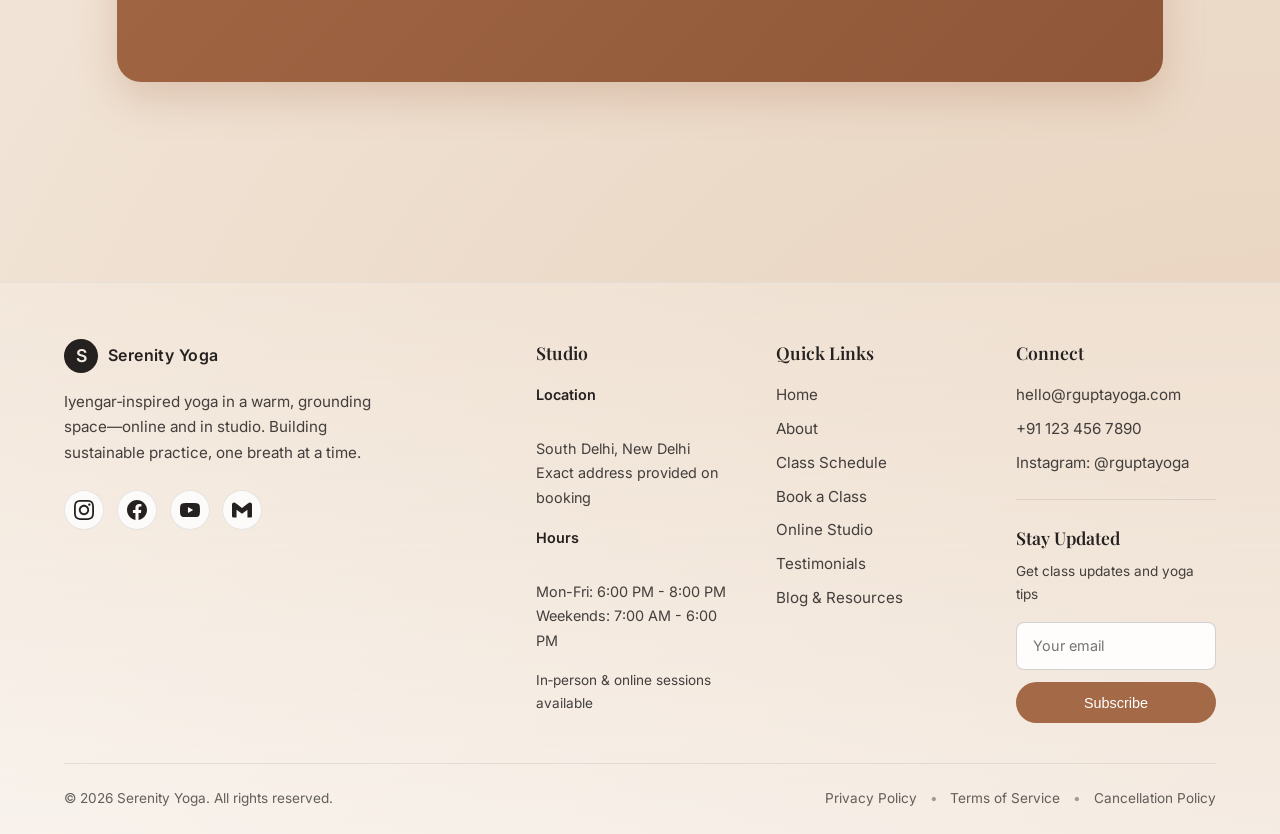
<file: blog.html>
<!DOCTYPE html>
<html lang="en">
  <head>
    <meta charset="UTF-8" />
    <meta name="viewport" content="width=device-width, initial-scale=1.0" />
    <title>Blog & Resources | Serenity Yoga</title>
    <link rel="icon" type="image/svg+xml" href="favicon.svg" />
    <link rel="alternate icon" href="favicon.ico" />
    <link rel="stylesheet" href="styles.css" />
    <link
      href="https://fonts.googleapis.com/css2?family=Playfair+Display:wght@500;700&family=Inter:wght@300;400;500;600&display=swap"
      rel="stylesheet"
    />
  </head>
  <body>
    <header class="site-header">
      <a href="index.html" class="logo-area">
        <div class="logo-mark">S</div>
        <span class="logo-text">Serenity Yoga</span>
      </a>
      <button class="menu-toggle" aria-label="Toggle menu" aria-expanded="false">
        <span></span>
        <span></span>
        <span></span>
      </button>
      <nav class="main-nav" id="main-nav">
        <div class="nav-dropdown">
          <a href="#" class="nav-dropdown-toggle">Home <span class="dropdown-arrow">▼</span></a>
          <div class="nav-dropdown-menu">
            <a href="index.html">Home</a>
            <a href="home2.html">Home 2</a>
          </div>
        </div>
        <a href="about.html">About</a>
        <a href="schedule.html">Classes</a>
        <a href="testimonials.html">Testimonials</a>
        <a href="blog.html" class="active">Blog</a>
        <a href="online.html">Online Studio</a>
        <a href="login.html" class="nav-btn">Login</a>
        <a href="register.html" class="nav-btn-primary">Register</a>
        <a href="dashboard.html" class="nav-btn">Dashboard</a>
      </nav>
    </header>

    <main>
      <section class="page-hero">
        <h1>Practice Notes & Resources</h1>
        <p>
          Simple, grounded tips to support your home practice, nervous system,
          and everyday wellbeing.
        </p>
      </section>

      <!-- Featured Post -->
      <section class="featured-post-section">
        <article class="featured-post-card">
          <div class="featured-post-image" style="background-image: url('https://images.pexels.com/photos/3822621/pexels-photo-3822621.jpeg?auto=compress&cs=tinysrgb&w=1200');"></div>
          <div class="featured-post-content">
            <span class="post-category">Featured · Practice</span>
            <h2>5 Ways to Make Your Home Practice Feel Sacred</h2>
            <p class="muted">
              You don't need a big space or fancy props. A few small rituals can
              shift your practice from "workout" to a moment of genuine care. Discover
              how to create a meaningful practice space in your own home.
            </p>
            <div class="post-footer">
              <span class="post-date">January 15, 2025</span>
              <span class="read-time">6 min read</span>
            </div>
            <a href="#" class="btn primary">Read Full Article</a>
          </div>
        </article>
      </section>

      <!-- Blog Posts Grid -->
      <section class="blog-grid">
        <article class="post-card">
          <div class="post-image" style="background-image: url('https://images.pexels.com/photos/3823054/pexels-photo-3823054.jpeg?auto=compress&cs=tinysrgb&w=800');"></div>
          <div class="post-content">
            <span class="post-category">Alignment</span>
            <p class="post-meta">4 min read</p>
            <h3>Standing Tall: Finding Tadasana in Daily Life</h3>
            <p class="muted">
              Learn how to translate the grounding of mountain pose into how you
              stand in queues, commute, or cook dinner every day.
            </p>
            <div class="post-footer-small">
              <span class="post-date">January 10, 2025</span>
            </div>
            <a href="#" class="read-more-link">Read More →</a>
          </div>
        </article>
        <article class="post-card">
          <div class="post-image" style="background-image: url('https://images.pexels.com/photos/4056723/pexels-photo-4056723.jpeg?auto=compress&cs=tinysrgb&w=800');"></div>
          <div class="post-content">
            <span class="post-category">Rest</span>
            <p class="post-meta">5 min read</p>
            <h3>Why Restorative Yoga Isn't "Doing Nothing"</h3>
            <p class="muted">
              Long‑held, supported poses can re‑train your nervous system to feel
              safe in stillness—especially helpful for busy minds.
            </p>
            <div class="post-footer-small">
              <span class="post-date">January 8, 2025</span>
            </div>
            <a href="#" class="read-more-link">Read More →</a>
          </div>
        </article>
        <article class="post-card">
          <div class="post-image" style="background-image: url('https://images.pexels.com/photos/3823079/pexels-photo-3823079.jpeg?auto=compress&cs=tinysrgb&w=800');"></div>
          <div class="post-content">
            <span class="post-category">Breath</span>
            <p class="post-meta">3 min read</p>
            <h3>A Gentle Evening Breath Practice</h3>
            <p class="muted">
              A short, grounding pranayama sequence to support better sleep and a
              softer landing at the end of your day.
            </p>
            <div class="post-footer-small">
              <span class="post-date">January 5, 2025</span>
            </div>
            <a href="#" class="read-more-link">Read More →</a>
          </div>
        </article>
        <article class="post-card">
          <div class="post-image" style="background-image: url('https://images.pexels.com/photos/3822621/pexels-photo-3822621.jpeg?auto=compress&cs=tinysrgb&w=800');"></div>
          <div class="post-content">
            <span class="post-category">Props</span>
            <p class="post-meta">4 min read</p>
            <h3>Everyday Items You Can Use as Props</h3>
            <p class="muted">
              No blocks? No problem. Here are household objects that can safely
              stand in as yoga props for your home practice.
            </p>
            <div class="post-footer-small">
              <span class="post-date">January 3, 2025</span>
            </div>
            <a href="#" class="read-more-link">Read More →</a>
          </div>
        </article>
        <article class="post-card">
          <div class="post-image" style="background-image: url('https://images.pexels.com/photos/3823054/pexels-photo-3823054.jpeg?auto=compress&cs=tinysrgb&w=800');"></div>
          <div class="post-content">
            <span class="post-category">Beginners</span>
            <p class="post-meta">5 min read</p>
            <h3>What to Expect in Your First Class</h3>
            <p class="muted">
              A gentle guide to what we'll actually do, what to wear, and how to
              take care of yourself on the mat.
            </p>
            <div class="post-footer-small">
              <span class="post-date">December 28, 2024</span>
            </div>
            <a href="#" class="read-more-link">Read More →</a>
          </div>
        </article>
        <article class="post-card">
          <div class="post-image" style="background-image: url('https://images.pexels.com/photos/4056723/pexels-photo-4056723.jpeg?auto=compress&cs=tinysrgb&w=800');"></div>
          <div class="post-content">
            <span class="post-category">Wellness</span>
            <p class="post-meta">4 min read</p>
            <h3>Building a Sustainable Morning Routine</h3>
            <p class="muted">
              Start your day with intention. Simple practices to create calm and
              clarity before the busyness begins.
            </p>
            <div class="post-footer-small">
              <span class="post-date">December 25, 2024</span>
            </div>
            <a href="#" class="read-more-link">Read More →</a>
          </div>
        </article>
      </section>

      <!-- Related Resources Section -->
      <section class="related-resources">
        <div class="section-heading">
          <h2>Related Resources</h2>
          <p>Explore more content to deepen your practice</p>
        </div>
        <div class="resources-grid">
          <div class="resource-card">
            <div class="resource-icon">📚</div>
            <h3>Practice Guides</h3>
            <p>Step-by-step sequences for home practice, from beginner flows to advanced poses.</p>
            <a href="#" class="text-link">Browse Guides →</a>
          </div>
          <div class="resource-card">
            <div class="resource-icon">🎧</div>
            <h3>Audio Practices</h3>
            <p>Guided audio sessions you can practice along with, anytime, anywhere.</p>
            <a href="#" class="text-link">Listen Now →</a>
          </div>
          <div class="resource-card">
            <div class="resource-icon">📖</div>
            <h3>Reading List</h3>
            <p>Curated books on yoga philosophy, anatomy, and mindful living.</p>
            <a href="#" class="text-link">View List →</a>
          </div>
        </div>
      </section>

      <!-- Newsletter Section -->
      <section class="blog-newsletter">
        <div class="newsletter-card">
          <div class="newsletter-content">
            <h2>Stay Connected</h2>
            <p>Get fresh practices, tips, and resources delivered to your inbox. Join our community of mindful practitioners.</p>
            <form class="newsletter-form-inline" onsubmit="event.preventDefault(); alert('Thank you for subscribing!');">
              <input type="email" placeholder="Enter your email address" required />
              <button type="submit" class="btn primary">Subscribe</button>
            </form>
            <p class="newsletter-note">We respect your privacy. Unsubscribe at any time.</p>
          </div>
        </div>
      </section>
    </main>

    <footer class="site-footer">
      <div class="footer-main">
        <div class="footer-brand">
          <div class="footer-logo">
            <div class="logo-mark">S</div>
            <span class="logo-text">Serenity Yoga</span>
          </div>
          <p>
            Iyengar‑inspired yoga in a warm, grounding space—online and in
            studio. Building sustainable practice, one breath at a time.
          </p>
          <div class="social-icons">
            <a href="https://instagram.com/rguptayoga" target="_blank" rel="noopener noreferrer" aria-label="Instagram" class="social-icon">
              <svg width="20" height="20" viewBox="0 0 24 24" fill="currentColor">
                <path d="M12 2.163c3.204 0 3.584.012 4.85.07 3.252.148 4.771 1.691 4.919 4.919.058 1.265.069 1.645.069 4.849 0 3.205-.012 3.584-.069 4.849-.149 3.225-1.664 4.771-4.919 4.919-1.266.058-1.644.07-4.85.07-3.204 0-3.584-.012-4.849-.07-3.26-.149-4.771-1.699-4.919-4.92-.058-1.265-.07-1.644-.07-4.849 0-3.204.013-3.583.07-4.849.149-3.227 1.664-4.771 4.919-4.919 1.266-.057 1.645-.069 4.849-.069zm0-2.163c-3.259 0-3.667.014-4.947.072-4.358.2-6.78 2.618-6.98 6.98-.059 1.281-.073 1.689-.073 4.948 0 3.259.014 3.668.072 4.948.2 4.358 2.618 6.78 6.98 6.98 1.281.058 1.689.072 4.948.072 3.259 0 3.668-.014 4.948-.072 4.354-.2 6.782-2.618 6.979-6.98.059-1.28.073-1.689.073-4.948 0-3.259-.014-3.667-.072-4.947-.196-4.354-2.617-6.78-6.979-6.98-1.281-.059-1.69-.073-4.949-.073zm0 5.838c-3.403 0-6.162 2.759-6.162 6.162s2.759 6.163 6.162 6.163 6.162-2.759 6.162-6.163c0-3.403-2.759-6.162-6.162-6.162zm0 10.162c-2.209 0-4-1.79-4-4 0-2.209 1.791-4 4-4s4 1.791 4 4c0 2.21-1.791 4-4 4zm6.406-11.845c-.796 0-1.441.645-1.441 1.44s.645 1.44 1.441 1.44c.795 0 1.439-.645 1.439-1.44s-.644-1.44-1.439-1.44z"/>
              </svg>
            </a>
            <a href="https://facebook.com/rguptayoga" target="_blank" rel="noopener noreferrer" aria-label="Facebook" class="social-icon">
              <svg width="20" height="20" viewBox="0 0 24 24" fill="currentColor">
                <path d="M24 12.073c0-6.627-5.373-12-12-12s-12 5.373-12 12c0 5.99 4.388 10.954 10.125 11.854v-8.385H7.078v-3.47h3.047V9.43c0-3.007 1.792-4.669 4.533-4.669 1.312 0 2.686.235 2.686.235v2.953H15.83c-1.491 0-1.956.925-1.956 1.874v2.25h3.328l-.532 3.47h-2.796v8.385C19.612 23.027 24 18.062 24 12.073z"/>
              </svg>
            </a>
            <a href="https://youtube.com/@rguptayoga" target="_blank" rel="noopener noreferrer" aria-label="YouTube" class="social-icon">
              <svg width="20" height="20" viewBox="0 0 24 24" fill="currentColor">
                <path d="M23.498 6.186a3.016 3.016 0 0 0-2.122-2.136C19.505 3.545 12 3.545 12 3.545s-7.505 0-9.377.505A3.017 3.017 0 0 0 .502 6.186C0 8.07 0 12 0 12s0 3.93.502 5.814a3.016 3.016 0 0 0 2.122 2.136c1.871.505 9.376.505 9.376.505s7.505 0 9.377-.505a3.015 3.015 0 0 0 2.122-2.136C24 15.93 24 12 24 12s0-3.93-.502-5.814zM9.545 15.568V8.432L15.818 12l-6.273 3.568z"/>
              </svg>
            </a>
            <a href="mailto:hello@rguptayoga.com" aria-label="Email" class="social-icon">
              <svg width="20" height="20" viewBox="0 0 24 24" fill="currentColor">
                <path d="M24 5.457v13.909c0 .904-.732 1.636-1.636 1.636h-3.819V11.73L12 16.64l-6.545-4.91v9.273H1.636A1.636 1.636 0 0 1 0 19.366V5.457c0-2.023 2.309-3.178 3.927-1.964L5.455 4.64 12 9.548l6.545-4.91 1.528-1.145C21.69 2.28 24 3.434 24 5.457z"/>
              </svg>
            </a>
          </div>
        </div>
        <div class="footer-columns">
          <div class="footer-column">
            <h4>Studio</h4>
            <p><strong>Location</strong><br />South Delhi, New Delhi<br />Exact address provided on booking</p>
            <p><strong>Hours</strong><br />Mon-Fri: 6:00 PM - 8:00 PM<br />Weekends: 7:00 AM - 6:00 PM</p>
            <p class="small">In‑person & online sessions available</p>
          </div>
          <div class="footer-column">
            <h4>Quick Links</h4>
            <ul class="footer-links">
              <li><a href="index.html">Home</a></li>
              <li><a href="about.html">About</a></li>
              <li><a href="schedule.html">Class Schedule</a></li>
              <li><a href="booking.html">Book a Class</a></li>
              <li><a href="online.html">Online Studio</a></li>
              <li><a href="testimonials.html">Testimonials</a></li>
              <li><a href="blog.html">Blog & Resources</a></li>
            </ul>
          </div>
          <div class="footer-column">
            <h4>Connect</h4>
            <ul class="footer-links">
              <li><a href="mailto:hello@rguptayoga.com">hello@rguptayoga.com</a></li>
              <li><a href="tel:+911234567890">+91 123 456 7890</a></li>
              <li><a href="https://instagram.com/rguptayoga" target="_blank" rel="noopener noreferrer">Instagram: @rguptayoga</a></li>
            </ul>
            <div class="newsletter">
              <h4>Stay Updated</h4>
              <p class="small">Get class updates and yoga tips</p>
              <form class="newsletter-form" onsubmit="event.preventDefault(); alert('Thank you for subscribing!');">
                <input type="email" placeholder="Your email" required />
                <button type="submit" class="btn primary">Subscribe</button>
              </form>
            </div>
          </div>
        </div>
      </div>
      <div class="footer-bottom">
        <div class="footer-bottom-content">
          <span>© <span id="year"></span> Serenity Yoga. All rights reserved.</span>
          <div class="footer-legal">
            <a href="#">Privacy Policy</a>
            <span>•</span>
            <a href="#">Terms of Service</a>
            <span>•</span>
            <a href="#">Cancellation Policy</a>
          </div>
        </div>
      </div>
    </footer>

    <!-- Scroll to Top Button -->
    <button class="scroll-to-top" id="scrollToTop" aria-label="Scroll to top">
      <svg width="20" height="20" viewBox="0 0 24 24" fill="none" stroke="currentColor" stroke-width="2">
        <path d="M18 15l-6-6-6 6"/>
      </svg>
    </button>

    <script>
      const yearSpan = document.getElementById("year");
      if (yearSpan) {
        yearSpan.textContent = new Date().getFullYear();
      }

      // Menu toggle functionality
      const menuToggle = document.querySelector('.menu-toggle');
      const mainNav = document.getElementById('main-nav');
      
      if (menuToggle && mainNav) {
        menuToggle.addEventListener('click', function() {
          const isExpanded = menuToggle.getAttribute('aria-expanded') === 'true';
          menuToggle.setAttribute('aria-expanded', !isExpanded);
          mainNav.classList.toggle('nav-open');
          menuToggle.classList.toggle('active');
        });

      }

      // Dropdown functionality - handle all dropdowns FIRST (before nav links)
      const dropdowns = document.querySelectorAll('.nav-dropdown');
      
      dropdowns.forEach((dropdown) => {
        const dropdownToggle = dropdown.querySelector('.nav-dropdown-toggle');
        const dropdownMenu = dropdown.querySelector('.nav-dropdown-menu');
        const dropdownItems = dropdownMenu ? dropdownMenu.querySelectorAll('a') : [];
        
        if (dropdownToggle && dropdownMenu) {
          // Handle toggle click/touch
          const handleToggle = function(e) {
            e.preventDefault();
            e.stopPropagation();
            e.stopImmediatePropagation();
            
            // Close other dropdowns
            dropdowns.forEach((otherDropdown) => {
              if (otherDropdown !== dropdown) {
                const otherMenu = otherDropdown.querySelector('.nav-dropdown-menu');
                if (otherMenu) {
                  otherMenu.classList.remove('show');
                }
              }
            });
            
            // Toggle this dropdown
            dropdownMenu.classList.toggle('show');
            
            return false;
          };
          
          // Add event listeners - use capture phase and make sure they run first
          dropdownToggle.addEventListener('click', handleToggle, true);
          dropdownToggle.addEventListener('touchend', function(e) {
            e.preventDefault();
            e.stopPropagation();
            e.stopImmediatePropagation();
            handleToggle(e);
            return false;
          }, true);

          // Close mobile menu when clicking dropdown items
          dropdownItems.forEach(item => {
            item.addEventListener('click', function(e) {
              if (window.innerWidth <= 1024) {
                if (mainNav) {
                  mainNav.classList.remove('nav-open');
                }
                if (menuToggle) {
                  menuToggle.classList.remove('active');
                  menuToggle.setAttribute('aria-expanded', 'false');
                }
                dropdownMenu.classList.remove('show');
              }
            });
          });
        }
      });

      // Close menu when clicking on a link (but not dropdown toggle or dropdown items)
      if (mainNav) {
        const navLinks = mainNav.querySelectorAll('a');
        navLinks.forEach(link => {
          link.addEventListener('click', function(e) {
            // Don't close menu if clicking dropdown toggle or dropdown items
            if (!link.classList.contains('nav-dropdown-toggle') && !link.closest('.nav-dropdown-menu')) {
              if (mainNav) {
                mainNav.classList.remove('nav-open');
              }
              if (menuToggle) {
                menuToggle.classList.remove('active');
                menuToggle.setAttribute('aria-expanded', 'false');
              }
            }
          });
        });
      }

      // Close dropdowns when clicking outside (desktop only)
      if (window.innerWidth > 1024) {
        document.addEventListener('click', function(e) {
          if (!e.target.closest('.nav-dropdown')) {
            dropdownMenus.forEach(menu => {
              menu.classList.remove('show');
            });
          }
        });
      }

      // Scroll to top functionality
      const scrollToTopBtn = document.getElementById('scrollToTop');
      if (scrollToTopBtn) {
        // Show/hide button based on scroll position
        window.addEventListener('scroll', function() {
          if (window.pageYOffset > 300) {
            scrollToTopBtn.classList.add('show');
          } else {
            scrollToTopBtn.classList.remove('show');
          }
        });

        // Scroll to top when button is clicked
        scrollToTopBtn.addEventListener('click', function() {
          window.scrollTo({
            top: 0,
            behavior: 'smooth'
          });
        });
      }
    </script>
  </body>
</html>
</file>
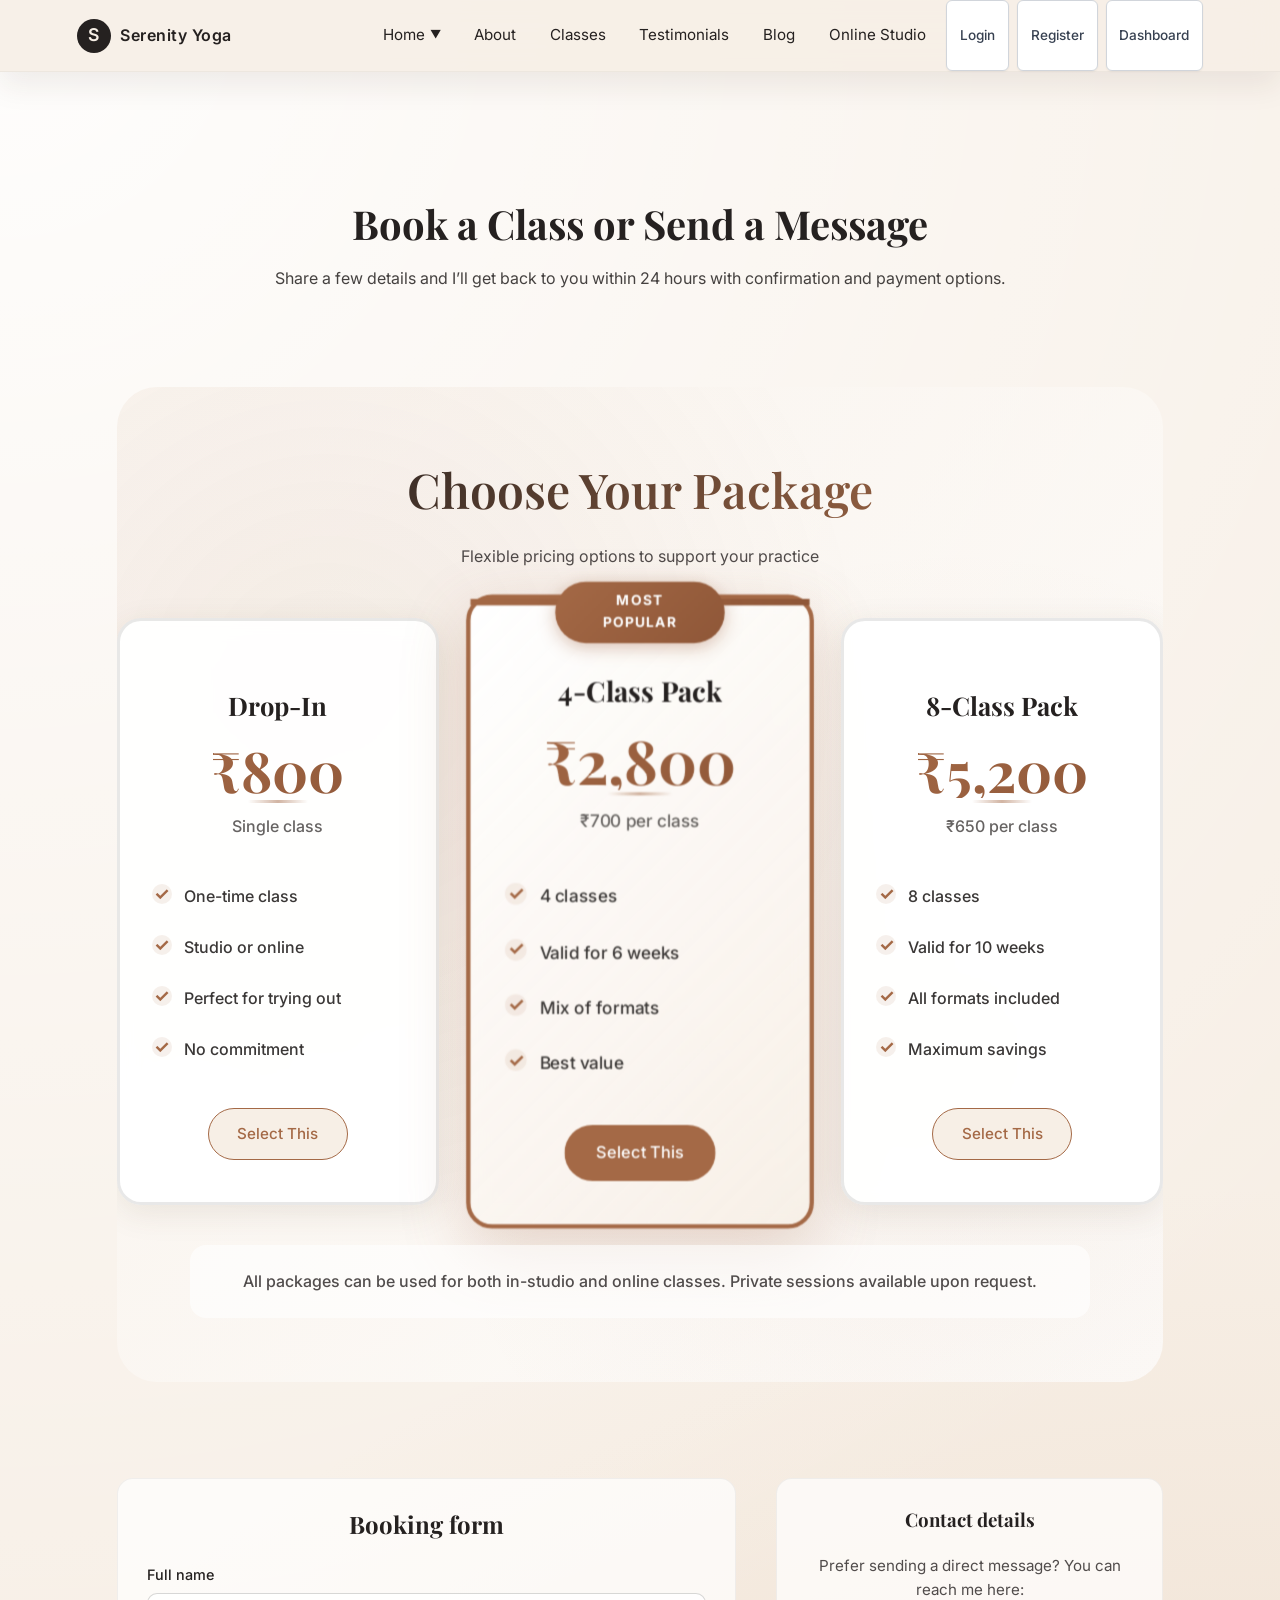
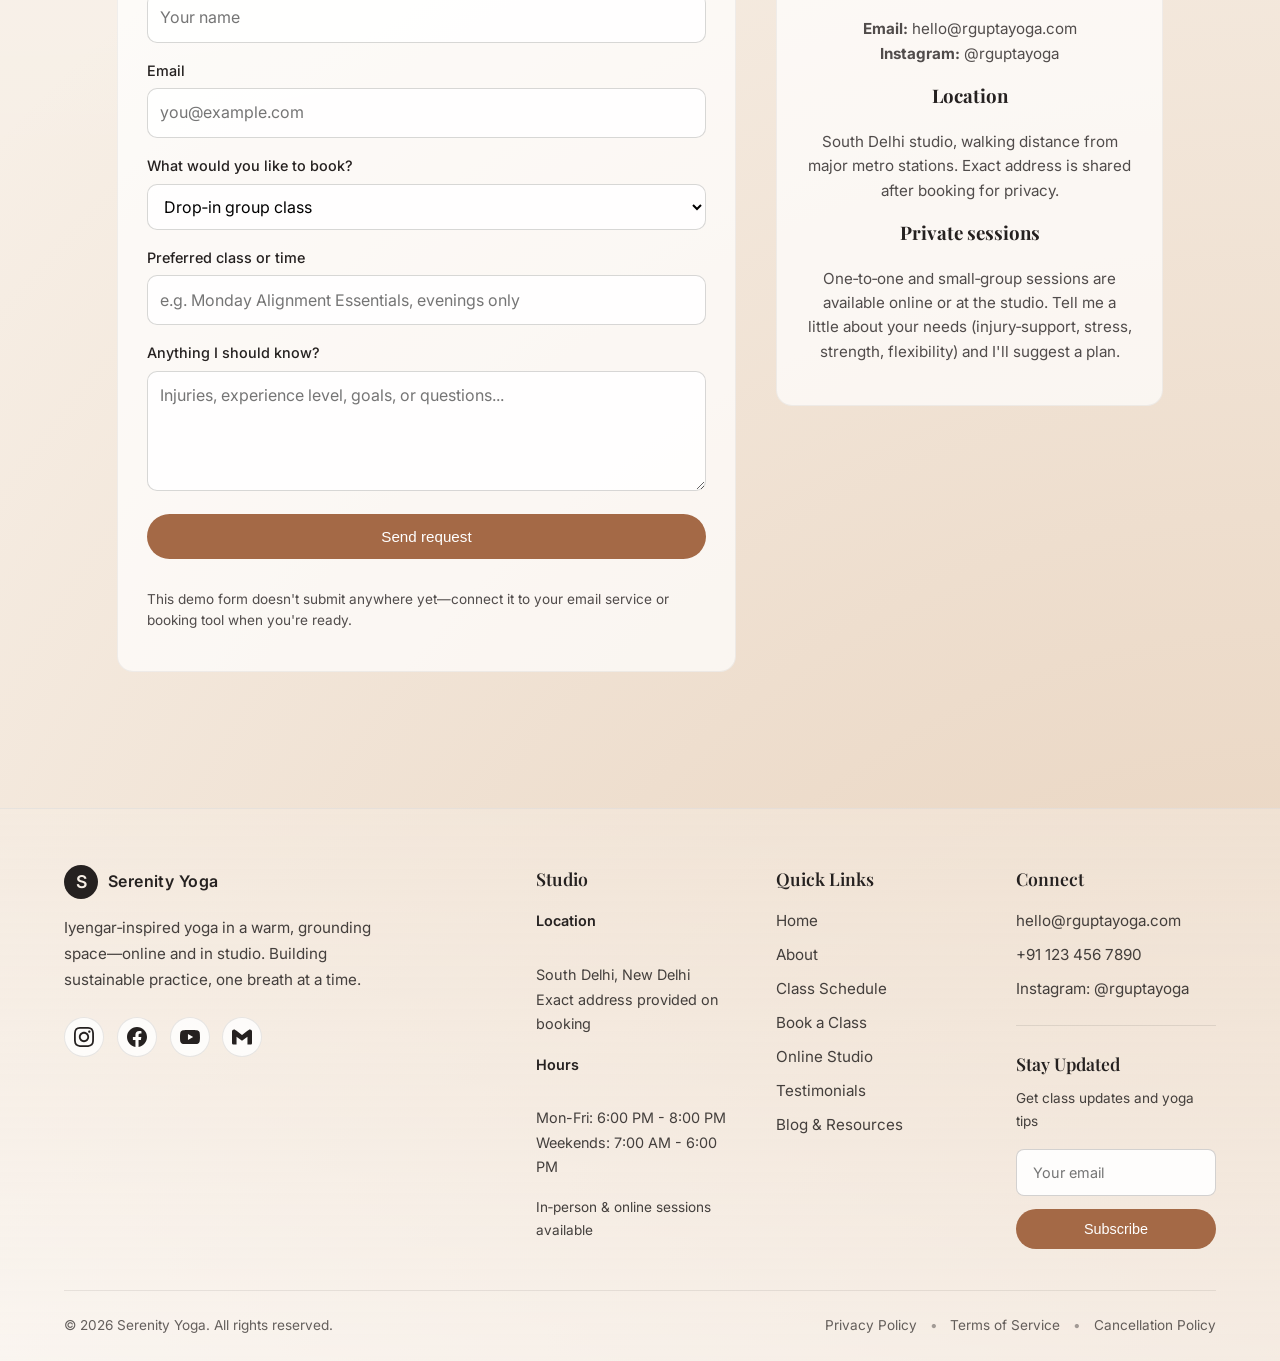
<file: booking.html>
<!DOCTYPE html>
<html lang="en">
  <head>
    <meta charset="UTF-8" />
    <meta name="viewport" content="width=device-width, initial-scale=1.0" />
    <title>Book a Class | Serenity Yoga</title>
    <link rel="icon" type="image/svg+xml" href="favicon.svg" />
    <link rel="alternate icon" href="favicon.ico" />
    <link rel="stylesheet" href="styles.css" />
    <link
      href="https://fonts.googleapis.com/css2?family=Playfair+Display:wght@500;700&family=Inter:wght@300;400;500;600&display=swap"
      rel="stylesheet"
    />
  </head>
  <body>
    <header class="site-header">
      <a href="index.html" class="logo-area">
        <div class="logo-mark">S</div>
        <span class="logo-text">Serenity Yoga</span>
      </a>
      <button class="menu-toggle" aria-label="Toggle menu" aria-expanded="false">
        <span></span>
        <span></span>
        <span></span>
      </button>
      <nav class="main-nav" id="main-nav">
        <div class="nav-dropdown">
          <a href="#" class="nav-dropdown-toggle">Home <span class="dropdown-arrow">▼</span></a>
          <div class="nav-dropdown-menu">
            <a href="index.html">Home</a>
            <a href="home2.html">Home 2</a>
          </div>
        </div>
        <a href="about.html">About</a>
        <a href="schedule.html">Classes</a>
        <a href="testimonials.html">Testimonials</a>
        <a href="blog.html">Blog</a>
        <a href="online.html">Online Studio</a>
        <a href="login.html" class="nav-btn">Login</a>
        <a href="register.html" class="nav-btn-primary">Register</a>
        <a href="dashboard.html" class="nav-btn">Dashboard</a>
      </nav>
    </header>

    <main>
      <section class="page-hero">
        <h1>Book a Class or Send a Message</h1>
        <p>
          Share a few details and I’ll get back to you within 24 hours with
          confirmation and payment options.
        </p>
      </section>

      <!-- PRICING SECTION -->
      <section class="pricing-section">
        <div class="section-heading">
          <h2>Choose Your Package</h2>
          <p>Flexible pricing options to support your practice</p>
        </div>
        <div class="pricing-grid">
          <div class="pricing-card">
            <h3>Drop-In</h3>
            <div class="price">₹800</div>
            <p class="price-note">Single class</p>
            <ul class="pricing-features">
              <li>One-time class</li>
              <li>Studio or online</li>
              <li>Perfect for trying out</li>
              <li>No commitment</li>
            </ul>
            <a href="#booking-form" class="btn secondary">Select This</a>
          </div>
          <div class="pricing-card featured">
            <div class="popular-badge">Most Popular</div>
            <h3>4-Class Pack</h3>
            <div class="price">₹2,800</div>
            <p class="price-note">₹700 per class</p>
            <ul class="pricing-features">
              <li>4 classes</li>
              <li>Valid for 6 weeks</li>
              <li>Mix of formats</li>
              <li>Best value</li>
            </ul>
            <a href="#booking-form" class="btn primary">Select This</a>
          </div>
          <div class="pricing-card">
            <h3>8-Class Pack</h3>
            <div class="price">₹5,200</div>
            <p class="price-note">₹650 per class</p>
            <ul class="pricing-features">
              <li>8 classes</li>
              <li>Valid for 10 weeks</li>
              <li>All formats included</li>
              <li>Maximum savings</li>
            </ul>
            <a href="#booking-form" class="btn secondary">Select This</a>
          </div>
        </div>
        <p class="pricing-note">All packages can be used for both in-studio and online classes. Private sessions available upon request.</p>
      </section>

      <section class="two-column" id="booking-form">
        <div class="panel">
          <h2>Booking form</h2>
          <form>
            <div>
              <label for="name">Full name</label>
              <input id="name" type="text" placeholder="Your name" required />
            </div>
            <div>
              <label for="email">Email</label>
              <input
                id="email"
                type="email"
                placeholder="you@example.com"
                required
              />
            </div>
            <div>
              <label for="type">What would you like to book?</label>
              <select id="type">
                <option>Drop‑in group class</option>
                <option>4-Class Pack</option>
                <option>8-Class Pack</option>
                <option>Private 1:1 session</option>
                <option>Corporate / workplace session</option>
                <option>Just have a question</option>
              </select>
            </div>
            <div>
              <label for="class">Preferred class or time</label>
              <input
                id="class"
                type="text"
                placeholder="e.g. Monday Alignment Essentials, evenings only"
              />
            </div>
            <div>
              <label for="message">Anything I should know?</label>
              <textarea
                id="message"
                placeholder="Injuries, experience level, goals, or questions..."
              ></textarea>
            </div>
            <button type="submit" class="btn primary">Send request</button>
            <p class="small">
              This demo form doesn't submit anywhere yet—connect it to your
              email service or booking tool when you're ready.
            </p>
          </form>
        </div>

        <aside class="panel">
          <h3>Contact details</h3>
          <p class="muted">
            Prefer sending a direct message? You can reach me here:
          </p>
          <p class="muted">
            <strong>Email:</strong> hello@rguptayoga.com<br />
            <strong>Instagram:</strong> @rguptayoga
          </p>
          <h3>Location</h3>
          <p class="muted">
            South Delhi studio, walking distance from major metro stations.
            Exact address is shared after booking for privacy.
          </p>
          <h3>Private sessions</h3>
          <p class="muted">
            One‑to‑one and small‑group sessions are available online or at the
            studio. Tell me a little about your needs (injury‑support, stress,
            strength, flexibility) and I'll suggest a plan.
          </p>
        </aside>
      </section>
    </main>

    <footer class="site-footer">
      <div class="footer-main">
        <div class="footer-brand">
          <div class="footer-logo">
            <div class="logo-mark">S</div>
            <span class="logo-text">Serenity Yoga</span>
          </div>
          <p>
            Iyengar‑inspired yoga in a warm, grounding space—online and in
            studio. Building sustainable practice, one breath at a time.
          </p>
          <div class="social-icons">
            <a href="https://instagram.com/rguptayoga" target="_blank" rel="noopener noreferrer" aria-label="Instagram" class="social-icon">
              <svg width="20" height="20" viewBox="0 0 24 24" fill="currentColor">
                <path d="M12 2.163c3.204 0 3.584.012 4.85.07 3.252.148 4.771 1.691 4.919 4.919.058 1.265.069 1.645.069 4.849 0 3.205-.012 3.584-.069 4.849-.149 3.225-1.664 4.771-4.919 4.919-1.266.058-1.644.07-4.85.07-3.204 0-3.584-.012-4.849-.07-3.26-.149-4.771-1.699-4.919-4.92-.058-1.265-.07-1.644-.07-4.849 0-3.204.013-3.583.07-4.849.149-3.227 1.664-4.771 4.919-4.919 1.266-.057 1.645-.069 4.849-.069zm0-2.163c-3.259 0-3.667.014-4.947.072-4.358.2-6.78 2.618-6.98 6.98-.059 1.281-.073 1.689-.073 4.948 0 3.259.014 3.668.072 4.948.2 4.358 2.618 6.78 6.98 6.98 1.281.058 1.689.072 4.948.072 3.259 0 3.668-.014 4.948-.072 4.354-.2 6.782-2.618 6.979-6.98.059-1.28.073-1.689.073-4.948 0-3.259-.014-3.667-.072-4.947-.196-4.354-2.617-6.78-6.979-6.98-1.281-.059-1.69-.073-4.949-.073zm0 5.838c-3.403 0-6.162 2.759-6.162 6.162s2.759 6.163 6.162 6.163 6.162-2.759 6.162-6.163c0-3.403-2.759-6.162-6.162-6.162zm0 10.162c-2.209 0-4-1.79-4-4 0-2.209 1.791-4 4-4s4 1.791 4 4c0 2.21-1.791 4-4 4zm6.406-11.845c-.796 0-1.441.645-1.441 1.44s.645 1.44 1.441 1.44c.795 0 1.439-.645 1.439-1.44s-.644-1.44-1.439-1.44z"/>
              </svg>
            </a>
            <a href="https://facebook.com/rguptayoga" target="_blank" rel="noopener noreferrer" aria-label="Facebook" class="social-icon">
              <svg width="20" height="20" viewBox="0 0 24 24" fill="currentColor">
                <path d="M24 12.073c0-6.627-5.373-12-12-12s-12 5.373-12 12c0 5.99 4.388 10.954 10.125 11.854v-8.385H7.078v-3.47h3.047V9.43c0-3.007 1.792-4.669 4.533-4.669 1.312 0 2.686.235 2.686.235v2.953H15.83c-1.491 0-1.956.925-1.956 1.874v2.25h3.328l-.532 3.47h-2.796v8.385C19.612 23.027 24 18.062 24 12.073z"/>
              </svg>
            </a>
            <a href="https://youtube.com/@rguptayoga" target="_blank" rel="noopener noreferrer" aria-label="YouTube" class="social-icon">
              <svg width="20" height="20" viewBox="0 0 24 24" fill="currentColor">
                <path d="M23.498 6.186a3.016 3.016 0 0 0-2.122-2.136C19.505 3.545 12 3.545 12 3.545s-7.505 0-9.377.505A3.017 3.017 0 0 0 .502 6.186C0 8.07 0 12 0 12s0 3.93.502 5.814a3.016 3.016 0 0 0 2.122 2.136c1.871.505 9.376.505 9.376.505s7.505 0 9.377-.505a3.015 3.015 0 0 0 2.122-2.136C24 15.93 24 12 24 12s0-3.93-.502-5.814zM9.545 15.568V8.432L15.818 12l-6.273 3.568z"/>
              </svg>
            </a>
            <a href="mailto:hello@rguptayoga.com" aria-label="Email" class="social-icon">
              <svg width="20" height="20" viewBox="0 0 24 24" fill="currentColor">
                <path d="M24 5.457v13.909c0 .904-.732 1.636-1.636 1.636h-3.819V11.73L12 16.64l-6.545-4.91v9.273H1.636A1.636 1.636 0 0 1 0 19.366V5.457c0-2.023 2.309-3.178 3.927-1.964L5.455 4.64 12 9.548l6.545-4.91 1.528-1.145C21.69 2.28 24 3.434 24 5.457z"/>
              </svg>
            </a>
          </div>
        </div>
        <div class="footer-columns">
          <div class="footer-column">
            <h4>Studio</h4>
            <p><strong>Location</strong><br />South Delhi, New Delhi<br />Exact address provided on booking</p>
            <p><strong>Hours</strong><br />Mon-Fri: 6:00 PM - 8:00 PM<br />Weekends: 7:00 AM - 6:00 PM</p>
            <p class="small">In‑person & online sessions available</p>
          </div>
          <div class="footer-column">
            <h4>Quick Links</h4>
            <ul class="footer-links">
              <li><a href="index.html">Home</a></li>
              <li><a href="about.html">About</a></li>
              <li><a href="schedule.html">Class Schedule</a></li>
              <li><a href="booking.html">Book a Class</a></li>
              <li><a href="online.html">Online Studio</a></li>
              <li><a href="testimonials.html">Testimonials</a></li>
              <li><a href="blog.html">Blog & Resources</a></li>
            </ul>
          </div>
          <div class="footer-column">
            <h4>Connect</h4>
            <ul class="footer-links">
              <li><a href="mailto:hello@rguptayoga.com">hello@rguptayoga.com</a></li>
              <li><a href="tel:+911234567890">+91 123 456 7890</a></li>
              <li><a href="https://instagram.com/rguptayoga" target="_blank" rel="noopener noreferrer">Instagram: @rguptayoga</a></li>
            </ul>
            <div class="newsletter">
              <h4>Stay Updated</h4>
              <p class="small">Get class updates and yoga tips</p>
              <form class="newsletter-form" onsubmit="event.preventDefault(); alert('Thank you for subscribing!');">
                <input type="email" placeholder="Your email" required />
                <button type="submit" class="btn primary">Subscribe</button>
              </form>
            </div>
          </div>
        </div>
      </div>
      <div class="footer-bottom">
        <div class="footer-bottom-content">
          <span>© <span id="year"></span> Serenity Yoga. All rights reserved.</span>
          <div class="footer-legal">
            <a href="#">Privacy Policy</a>
            <span>•</span>
            <a href="#">Terms of Service</a>
            <span>•</span>
            <a href="#">Cancellation Policy</a>
          </div>
        </div>
      </div>
    </footer>

    <!-- Scroll to Top Button -->
    <button class="scroll-to-top" id="scrollToTop" aria-label="Scroll to top">
      <svg width="20" height="20" viewBox="0 0 24 24" fill="none" stroke="currentColor" stroke-width="2">
        <path d="M18 15l-6-6-6 6"/>
      </svg>
    </button>

    <script>
      const yearSpan = document.getElementById("year");
      if (yearSpan) {
        yearSpan.textContent = new Date().getFullYear();
      }

      // Menu toggle functionality
      const menuToggle = document.querySelector('.menu-toggle');
      const mainNav = document.getElementById('main-nav');
      
      if (menuToggle && mainNav) {
        menuToggle.addEventListener('click', function() {
          const isExpanded = menuToggle.getAttribute('aria-expanded') === 'true';
          menuToggle.setAttribute('aria-expanded', !isExpanded);
          mainNav.classList.toggle('nav-open');
          menuToggle.classList.toggle('active');
        });

      }

      // Dropdown functionality - handle all dropdowns FIRST (before nav links)
      const dropdowns = document.querySelectorAll('.nav-dropdown');
      
      dropdowns.forEach((dropdown) => {
        const dropdownToggle = dropdown.querySelector('.nav-dropdown-toggle');
        const dropdownMenu = dropdown.querySelector('.nav-dropdown-menu');
        const dropdownItems = dropdownMenu ? dropdownMenu.querySelectorAll('a') : [];
        
        if (dropdownToggle && dropdownMenu) {
          // Handle toggle click/touch
          const handleToggle = function(e) {
            e.preventDefault();
            e.stopPropagation();
            e.stopImmediatePropagation();
            
            // Close other dropdowns
            dropdowns.forEach((otherDropdown) => {
              if (otherDropdown !== dropdown) {
                const otherMenu = otherDropdown.querySelector('.nav-dropdown-menu');
                if (otherMenu) {
                  otherMenu.classList.remove('show');
                }
              }
            });
            
            // Toggle this dropdown
            dropdownMenu.classList.toggle('show');
            
            return false;
          };
          
          // Add event listeners - use capture phase and make sure they run first
          dropdownToggle.addEventListener('click', handleToggle, true);
          dropdownToggle.addEventListener('touchend', function(e) {
            e.preventDefault();
            e.stopPropagation();
            e.stopImmediatePropagation();
            handleToggle(e);
            return false;
          }, true);

          // Close mobile menu when clicking dropdown items
          dropdownItems.forEach(item => {
            item.addEventListener('click', function(e) {
              if (window.innerWidth <= 960) {
                if (mainNav) {
                  mainNav.classList.remove('nav-open');
                }
                if (menuToggle) {
                  menuToggle.classList.remove('active');
                  menuToggle.setAttribute('aria-expanded', 'false');
                }
                dropdownMenu.classList.remove('show');
              }
            });
          });
        }
      });

      // Close menu when clicking on a link (but not dropdown toggle or dropdown items)
      if (mainNav) {
        const navLinks = mainNav.querySelectorAll('a');
        navLinks.forEach(link => {
          link.addEventListener('click', function(e) {
            // Don't close menu if clicking dropdown toggle or dropdown items
            if (!link.classList.contains('nav-dropdown-toggle') && !link.closest('.nav-dropdown-menu')) {
              if (mainNav) {
                mainNav.classList.remove('nav-open');
              }
              if (menuToggle) {
                menuToggle.classList.remove('active');
                menuToggle.setAttribute('aria-expanded', 'false');
              }
            }
          });
        });
      }

      // Close dropdowns when clicking outside (desktop only)
      if (window.innerWidth > 960) {
        document.addEventListener('click', function(e) {
          if (!e.target.closest('.nav-dropdown')) {
            dropdownMenus.forEach(menu => {
              menu.classList.remove('show');
            });
          }
        });
      }

      // Scroll to top functionality
      const scrollToTopBtn = document.getElementById('scrollToTop');
      if (scrollToTopBtn) {
        // Show/hide button based on scroll position
        window.addEventListener('scroll', function() {
          if (window.pageYOffset > 300) {
            scrollToTopBtn.classList.add('show');
          } else {
            scrollToTopBtn.classList.remove('show');
          }
        });

        // Scroll to top when button is clicked
        scrollToTopBtn.addEventListener('click', function() {
          window.scrollTo({
            top: 0,
            behavior: 'smooth'
          });
        });
      }
    </script>
  </body>
</html>
</file>
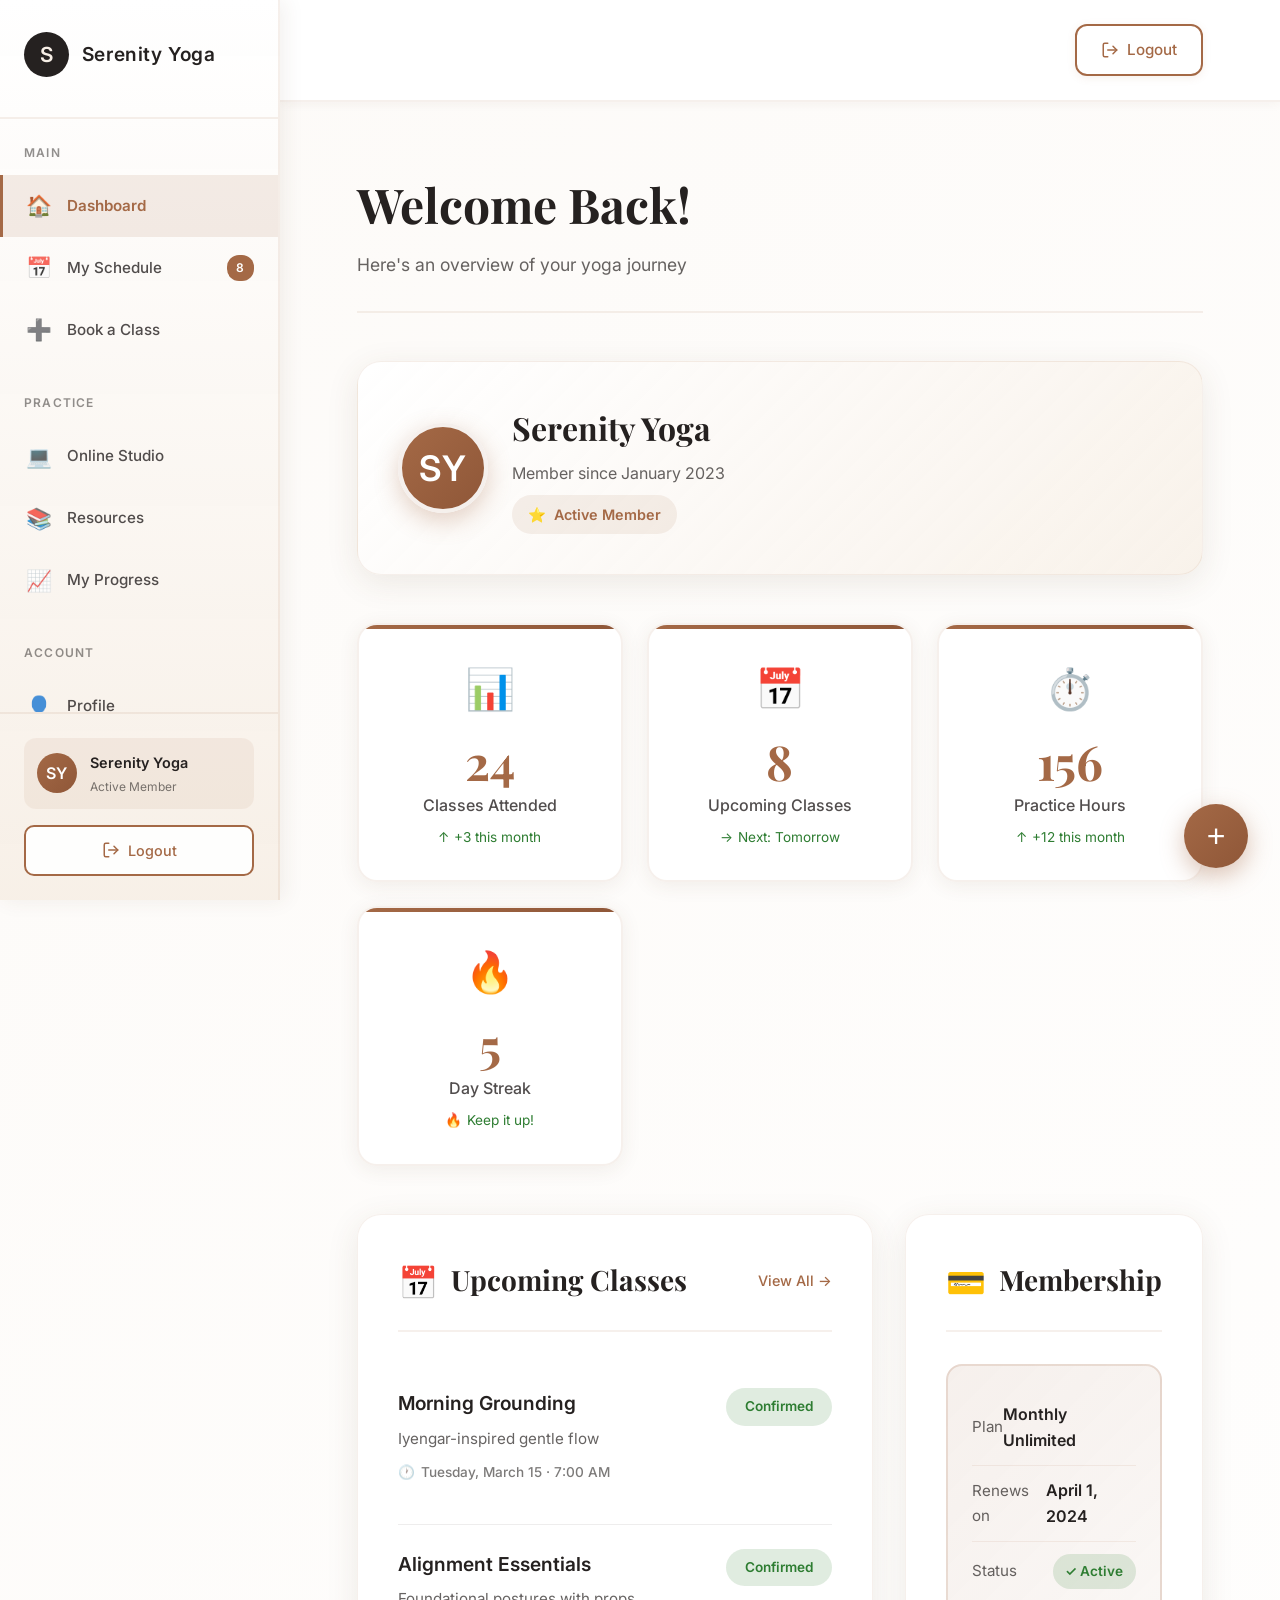
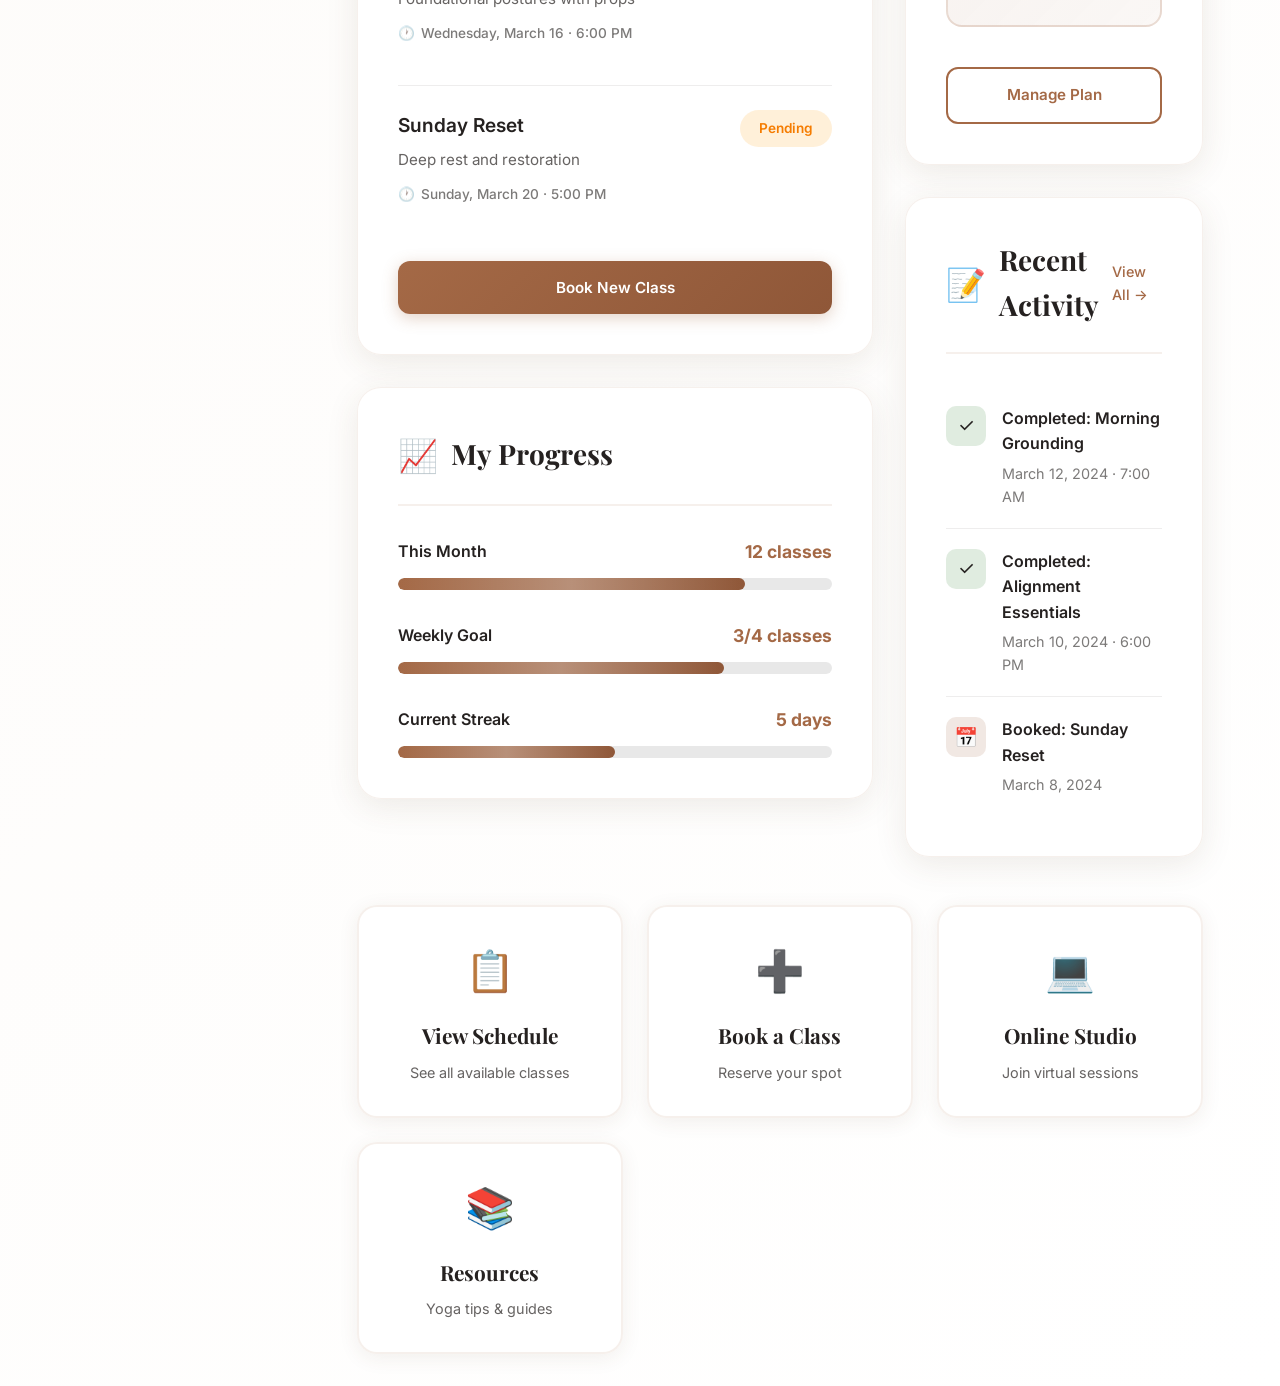
<file: dashboard.html>
<!DOCTYPE html>
<html lang="en">

<head>
  <meta charset="UTF-8" />
  <meta name="viewport" content="width=device-width, initial-scale=1.0" />
  <title>Dashboard | Serenity Yoga</title>
  <link rel="icon" type="image/svg+xml" href="favicon.svg" />
  <link rel="alternate icon" href="favicon.ico" />
  <link rel="stylesheet" href="styles.css" />
  <link
    href="https://fonts.googleapis.com/css2?family=Playfair+Display:wght@500;700&family=Inter:wght@300;400;500;600&display=swap"
    rel="stylesheet" />
  <style>
    body {
      background: linear-gradient(135deg, rgba(247, 239, 230, 0.3) 0%, rgba(255, 255, 255, 0.8) 100%);
      min-height: 100vh;
      margin: 0;
      padding: 0;
    }

    /* Sidebar Navigation */
    .dashboard-sidebar {
      position: fixed;
      left: 0;
      top: 0;
      width: 280px;
      height: 100vh;
      background: linear-gradient(180deg, rgba(255, 255, 255, 0.98) 0%, rgba(247, 239, 230, 0.95) 100%);
      backdrop-filter: blur(20px);
      border-right: 2px solid rgba(164, 105, 70, 0.1);
      box-shadow: 4px 0 20px rgba(92, 68, 44, 0.08);
      z-index: 100;
      display: flex;
      flex-direction: column;
      overflow-y: auto;
      transition: transform 0.3s ease;
    }

    .sidebar-header {
      padding: 2rem 1.5rem;
      border-bottom: 2px solid rgba(164, 105, 70, 0.1);
    }

    .sidebar-brand {
      display: flex;
      align-items: center;
      gap: 0.8rem;
      text-decoration: none;
      color: inherit;
      transition: opacity 0.2s ease;
      margin-bottom: 0.5rem;
    }

    .sidebar-brand:hover {
      opacity: 0.8;
    }

    .sidebar-brand .logo-mark {
      width: 45px;
      height: 45px;
      border-radius: 50%;
      background-color: #252120;
      color: #f7efe6;
      display: inline-flex;
      align-items: center;
      justify-content: center;
      font-weight: 600;
      font-size: 1.3rem;
    }

    .sidebar-brand .logo-text {
      font-weight: 600;
      font-size: 1.2rem;
      letter-spacing: 0.03em;
      color: #252120;
    }

    .sidebar-nav {
      flex: 1;
      padding: 1.5rem 0;
      overflow-y: auto;
    }

    .nav-section {
      margin-bottom: 2rem;
    }

    .nav-section-title {
      font-size: 0.75rem;
      text-transform: uppercase;
      letter-spacing: 0.1em;
      color: rgba(37, 33, 32, 0.5);
      font-weight: 600;
      padding: 0 1.5rem;
      margin-bottom: 0.8rem;
    }

    .nav-item {
      display: flex;
      align-items: center;
      gap: 1rem;
      padding: 0.9rem 1.5rem;
      color: rgba(37, 33, 32, 0.8);
      text-decoration: none;
      transition: all 0.3s ease;
      border-left: 3px solid transparent;
      font-size: 0.95rem;
      font-weight: 500;
      position: relative;
    }

    .nav-item:hover {
      background: rgba(164, 105, 70, 0.08);
      color: #a46946;
      border-left-color: #a46946;
    }

    .nav-item.active {
      background: rgba(164, 105, 70, 0.12);
      color: #a46946;
      border-left-color: #a46946;
      font-weight: 600;
    }

    .nav-item-icon {
      font-size: 1.3rem;
      width: 24px;
      text-align: center;
      display: flex;
      align-items: center;
      justify-content: center;
    }

    .nav-item-badge {
      margin-left: auto;
      background: #a46946;
      color: white;
      font-size: 0.75rem;
      padding: 0.2rem 0.6rem;
      border-radius: 12px;
      font-weight: 600;
    }

    .sidebar-footer {
      padding: 1.5rem;
      border-top: 2px solid rgba(164, 105, 70, 0.1);
    }

    .sidebar-user {
      display: flex;
      align-items: center;
      gap: 0.8rem;
      padding: 0.8rem;
      background: rgba(164, 105, 70, 0.08);
      border-radius: 12px;
      margin-bottom: 1rem;
    }

    .sidebar-user-avatar {
      width: 40px;
      height: 40px;
      border-radius: 50%;
      background: linear-gradient(135deg, #a46946, #8f5738);
      display: flex;
      align-items: center;
      justify-content: center;
      color: white;
      font-weight: 600;
      font-size: 1rem;
      flex-shrink: 0;
    }

    .sidebar-user-info {
      flex: 1;
      min-width: 0;
    }

    .sidebar-user-name {
      font-weight: 600;
      font-size: 0.9rem;
      color: #252120;
      margin: 0 0 0.2rem;
      white-space: nowrap;
      overflow: hidden;
      text-overflow: ellipsis;
    }

    .sidebar-user-role {
      font-size: 0.75rem;
      color: rgba(37, 33, 32, 0.6);
      margin: 0;
    }

    .sidebar-logout {
      width: 100%;
      padding: 0.75rem 1rem;
      border-radius: 10px;
      font-size: 0.9rem;
      font-weight: 500;
      text-decoration: none;
      display: flex;
      align-items: center;
      justify-content: center;
      gap: 0.5rem;
      transition: all 0.3s ease;
      background: rgba(255, 255, 255, 0.9);
      color: #a46946;
      border: 2px solid #a46946;
      cursor: pointer;
    }

    .sidebar-logout:hover {
      background: #a46946;
      color: white;
      transform: translateY(-1px);
    }

    .sidebar-logout svg {
      width: 18px;
      height: 18px;
    }

    /* Main Content Area */
    .dashboard-main-content {
      margin-left: 280px;
      min-height: 100vh;
    }

    .dashboard-brand-header {
      background: rgba(255, 255, 255, 0.95);
      backdrop-filter: blur(10px);
      border-bottom: 2px solid rgba(164, 105, 70, 0.1);
      padding: 1.5rem 6vw;
      display: flex;
      align-items: center;
      justify-content: space-between;
      box-shadow: 0 2px 10px rgba(92, 68, 44, 0.05);
      position: sticky;
      top: 0;
      z-index: 10;
    }

    .mobile-menu-toggle {
      display: none;
      background: transparent;
      border: none;
      font-size: 1.5rem;
      cursor: pointer;
      padding: 0.5rem;
      color: #252120;
      transition: color 0.2s ease;
    }

    .mobile-menu-toggle:hover {
      color: #a46946;
    }

    .dashboard-brand {
      display: flex;
      align-items: center;
      gap: 0.8rem;
      text-decoration: none;
      color: inherit;
      transition: opacity 0.2s ease;
    }

    .dashboard-brand:hover {
      opacity: 0.8;
    }

    .dashboard-brand .logo-mark {
      width: 40px;
      height: 40px;
      border-radius: 50%;
      background-color: #252120;
      color: #f7efe6;
      display: inline-flex;
      align-items: center;
      justify-content: center;
      font-weight: 600;
      font-size: 1.2rem;
    }

    .dashboard-brand .logo-text {
      font-weight: 600;
      font-size: 1.3rem;
      letter-spacing: 0.03em;
      color: #252120;
    }

    .dashboard-wrapper {
      padding: 2rem 6vw;
    }

    .dashboard-container {
      max-width: 1400px;
      margin: 0 auto;
    }

    /* Header Section */
    .dashboard-header {
      display: flex;
      justify-content: space-between;
      align-items: center;
      margin-bottom: 3rem;
      padding: 2rem 0;
      border-bottom: 2px solid rgba(164, 105, 70, 0.1);
    }

    .dashboard-header-content h1 {
      font-family: "Playfair Display", serif;
      font-size: clamp(2rem, 4vw, 3rem);
      margin: 0 0 0.5rem;
      color: #252120;
      font-weight: 700;
    }

    .dashboard-header-content p {
      color: rgba(37, 33, 32, 0.7);
      margin: 0;
      font-size: 1.1rem;
    }

    .header-actions {
      display: flex;
      gap: 1rem;
      align-items: center;
    }

    .logout-btn {
      padding: 0.75rem 1.5rem;
      border-radius: 12px;
      font-size: 0.95rem;
      font-weight: 500;
      text-decoration: none;
      display: inline-flex;
      align-items: center;
      gap: 0.5rem;
      transition: all 0.3s ease;
      background: rgba(255, 255, 255, 0.9);
      color: #a46946;
      border: 2px solid #a46946;
      cursor: pointer;
      box-shadow: 0 2px 8px rgba(164, 105, 70, 0.1);
    }

    .logout-btn:hover {
      background: #a46946;
      color: white;
      transform: translateY(-2px);
      box-shadow: 0 4px 16px rgba(164, 105, 70, 0.3);
    }

    .logout-btn svg {
      width: 18px;
      height: 18px;
    }

    /* Profile Section */
    .profile-section {
      background: linear-gradient(135deg, rgba(255, 255, 255, 0.95), rgba(247, 239, 230, 0.8));
      border-radius: 24px;
      padding: 2.5rem;
      margin-bottom: 3rem;
      box-shadow: 0 8px 32px rgba(92, 68, 44, 0.1);
      border: 1px solid rgba(164, 105, 70, 0.1);
      display: flex;
      justify-content: space-between;
      align-items: center;
      flex-wrap: wrap;
      gap: 2rem;
    }

    .profile-header {
      display: flex;
      align-items: center;
      gap: 1.5rem;
    }

    .profile-avatar {
      width: 90px;
      height: 90px;
      border-radius: 50%;
      background: linear-gradient(135deg, #a46946, #8f5738);
      display: flex;
      align-items: center;
      justify-content: center;
      font-size: 2.2rem;
      color: white;
      font-weight: 600;
      box-shadow: 0 8px 24px rgba(164, 105, 70, 0.3);
      border: 4px solid rgba(255, 255, 255, 0.9);
    }

    .profile-info h2 {
      font-family: "Playfair Display", serif;
      font-size: 2rem;
      margin: 0 0 0.5rem;
      color: #252120;
    }

    .profile-info p {
      margin: 0;
      color: rgba(37, 33, 32, 0.7);
      font-size: 1rem;
    }

    .profile-badge {
      display: inline-flex;
      align-items: center;
      gap: 0.5rem;
      padding: 0.5rem 1rem;
      background: rgba(164, 105, 70, 0.1);
      border-radius: 50px;
      color: #a46946;
      font-weight: 600;
      font-size: 0.9rem;
      margin-top: 0.5rem;
    }

    /* Stats Grid */
    .stats-grid {
      display: grid;
      grid-template-columns: repeat(auto-fit, minmax(250px, 1fr));
      gap: 1.5rem;
      margin-bottom: 3rem;
    }

    .stat-box {
      background: rgba(255, 255, 255, 0.95);
      border-radius: 20px;
      padding: 2rem;
      text-align: center;
      border: 2px solid rgba(164, 105, 70, 0.1);
      box-shadow: 0 4px 20px rgba(92, 68, 44, 0.08);
      transition: all 0.3s ease;
      position: relative;
      overflow: hidden;
    }

    .stat-box::before {
      content: '';
      position: absolute;
      top: 0;
      left: 0;
      right: 0;
      height: 4px;
      background: linear-gradient(90deg, #a46946, #8f5738);
    }

    .stat-box:hover {
      transform: translateY(-5px);
      box-shadow: 0 8px 30px rgba(92, 68, 44, 0.15);
      border-color: rgba(164, 105, 70, 0.3);
    }

    .stat-icon {
      font-size: 2.5rem;
      margin-bottom: 1rem;
      display: block;
    }

    .stat-box .number {
      font-family: "Playfair Display", serif;
      font-size: 3rem;
      font-weight: 700;
      color: #a46946;
      margin: 0 0 0.5rem;
      line-height: 1;
    }

    .stat-box .label {
      font-size: 1rem;
      color: rgba(37, 33, 32, 0.8);
      margin: 0;
      font-weight: 500;
    }

    .stat-trend {
      font-size: 0.85rem;
      color: #2e7d32;
      margin-top: 0.5rem;
      display: flex;
      align-items: center;
      justify-content: center;
      gap: 0.3rem;
    }

    /* Main Content Grid */
    .dashboard-main-grid {
      display: grid;
      grid-template-columns: 2fr 1fr;
      gap: 2rem;
      margin-bottom: 3rem;
    }

    .dashboard-card {
      background: rgba(255, 255, 255, 0.95);
      border-radius: 24px;
      padding: 2.5rem;
      box-shadow: 0 8px 32px rgba(92, 68, 44, 0.1);
      border: 1px solid rgba(164, 105, 70, 0.1);
      transition: all 0.3s ease;
    }

    .dashboard-card:hover {
      box-shadow: 0 12px 40px rgba(92, 68, 44, 0.15);
      transform: translateY(-2px);
    }

    .card-header {
      display: flex;
      align-items: center;
      justify-content: space-between;
      margin-bottom: 2rem;
      padding-bottom: 1.5rem;
      border-bottom: 2px solid rgba(164, 105, 70, 0.1);
    }

    .card-header h2 {
      font-family: "Playfair Display", serif;
      font-size: 1.75rem;
      margin: 0;
      color: #252120;
      display: flex;
      align-items: center;
      gap: 0.8rem;
    }

    .card-icon {
      font-size: 2rem;
    }

    .view-all-link {
      color: #a46946;
      text-decoration: none;
      font-weight: 500;
      font-size: 0.9rem;
      transition: color 0.2s ease;
    }

    .view-all-link:hover {
      color: #8f5738;
      text-decoration: underline;
    }

    /* Upcoming Classes */
    .upcoming-classes {
      list-style: none;
      padding: 0;
      margin: 0;
    }

    .upcoming-classes li {
      padding: 1.5rem 0;
      border-bottom: 1px solid rgba(37, 33, 32, 0.08);
      transition: background 0.2s ease;
    }

    .upcoming-classes li:last-child {
      border-bottom: none;
    }

    .upcoming-classes li:hover {
      background: rgba(164, 105, 70, 0.03);
      margin: 0 -2.5rem;
      padding-left: 2.5rem;
      padding-right: 2.5rem;
      border-radius: 12px;
    }

    .class-item {
      display: flex;
      justify-content: space-between;
      align-items: flex-start;
      gap: 1rem;
    }

    .class-info {
      flex: 1;
    }

    .class-info h3 {
      font-size: 1.2rem;
      margin: 0 0 0.5rem;
      color: #252120;
      font-weight: 600;
    }

    .class-info p {
      margin: 0 0 0.5rem;
      font-size: 0.95rem;
      color: rgba(37, 33, 32, 0.7);
    }

    .class-time {
      display: inline-flex;
      align-items: center;
      gap: 0.4rem;
      font-size: 0.85rem;
      color: rgba(37, 33, 32, 0.6);
    }

    .class-status {
      padding: 0.5rem 1.2rem;
      border-radius: 50px;
      font-size: 0.85rem;
      font-weight: 600;
      white-space: nowrap;
    }

    .class-status.confirmed {
      background: rgba(46, 125, 50, 0.15);
      color: #2e7d32;
    }

    .class-status.pending {
      background: rgba(255, 152, 0, 0.15);
      color: #f57c00;
    }

    /* Progress Section */
    .progress-item {
      margin-bottom: 2rem;
    }

    .progress-item:last-child {
      margin-bottom: 0;
    }

    .progress-header {
      display: flex;
      justify-content: space-between;
      align-items: center;
      margin-bottom: 0.75rem;
    }

    .progress-label {
      font-size: 1rem;
      font-weight: 600;
      color: #252120;
    }

    .progress-value {
      font-weight: 700;
      color: #a46946;
      font-size: 1.1rem;
    }

    .progress-bar {
      background: rgba(37, 33, 32, 0.1);
      border-radius: 12px;
      height: 12px;
      overflow: hidden;
      position: relative;
    }

    .progress-fill {
      background: linear-gradient(90deg, #a46946, #8f5738);
      height: 100%;
      border-radius: 12px;
      transition: width 0.5s ease;
      position: relative;
    }

    .progress-fill::after {
      content: '';
      position: absolute;
      top: 0;
      left: 0;
      right: 0;
      bottom: 0;
      background: linear-gradient(90deg, transparent, rgba(255, 255, 255, 0.3), transparent);
      animation: shimmer 2s infinite;
    }

    @keyframes shimmer {
      0% {
        transform: translateX(-100%);
      }

      100% {
        transform: translateX(100%);
      }
    }

    /* Membership Card */
    .membership-info {
      background: linear-gradient(135deg, rgba(164, 105, 70, 0.1), rgba(164, 105, 70, 0.05));
      border-radius: 16px;
      padding: 1.5rem;
      margin-bottom: 1.5rem;
      border: 2px solid rgba(164, 105, 70, 0.2);
    }

    .membership-row {
      display: flex;
      justify-content: space-between;
      align-items: center;
      padding: 0.75rem 0;
      border-bottom: 1px solid rgba(164, 105, 70, 0.1);
    }

    .membership-row:last-child {
      border-bottom: none;
    }

    .membership-label {
      font-size: 0.95rem;
      color: rgba(37, 33, 32, 0.7);
    }

    .membership-value {
      font-weight: 600;
      color: #252120;
    }

    .membership-status {
      display: inline-flex;
      align-items: center;
      gap: 0.4rem;
      padding: 0.4rem 0.8rem;
      background: rgba(46, 125, 50, 0.15);
      color: #2e7d32;
      border-radius: 50px;
      font-size: 0.85rem;
      font-weight: 600;
    }

    .action-btn {
      padding: 0.9rem 1.8rem;
      border-radius: 12px;
      font-size: 0.95rem;
      font-weight: 600;
      text-decoration: none;
      display: inline-flex;
      align-items: center;
      gap: 0.5rem;
      transition: all 0.3s ease;
      width: 100%;
      justify-content: center;
      margin-top: 1rem;
    }

    .action-btn.primary {
      background: linear-gradient(135deg, #a46946, #8f5738);
      color: white;
      box-shadow: 0 4px 16px rgba(164, 105, 70, 0.3);
    }

    .action-btn.primary:hover {
      transform: translateY(-2px);
      box-shadow: 0 6px 24px rgba(164, 105, 70, 0.4);
    }

    .action-btn.secondary {
      background: rgba(255, 255, 255, 0.9);
      color: #a46946;
      border: 2px solid #a46946;
    }

    .action-btn.secondary:hover {
      background: #a46946;
      color: white;
    }

    /* Recent Activity */
    .activity-list {
      list-style: none;
      padding: 0;
      margin: 0;
    }

    .activity-item {
      display: flex;
      gap: 1rem;
      padding: 1.25rem 0;
      border-bottom: 1px solid rgba(37, 33, 32, 0.08);
    }

    .activity-item:last-child {
      border-bottom: none;
    }

    .activity-icon {
      width: 40px;
      height: 40px;
      border-radius: 10px;
      display: flex;
      align-items: center;
      justify-content: center;
      font-size: 1.2rem;
      flex-shrink: 0;
    }

    .activity-icon.completed {
      background: rgba(46, 125, 50, 0.15);
    }

    .activity-icon.booked {
      background: rgba(164, 105, 70, 0.15);
    }

    .activity-content {
      flex: 1;
    }

    .activity-content h4 {
      font-size: 1rem;
      margin: 0 0 0.3rem;
      color: #252120;
      font-weight: 600;
    }

    .activity-content p {
      margin: 0;
      font-size: 0.9rem;
      color: rgba(37, 33, 32, 0.6);
    }

    /* Quick Actions */
    .quick-actions-grid {
      display: grid;
      grid-template-columns: repeat(auto-fit, minmax(200px, 1fr));
      gap: 1.5rem;
      margin-top: 3rem;
    }

    .quick-action-card {
      background: rgba(255, 255, 255, 0.95);
      border-radius: 20px;
      padding: 2rem;
      text-align: center;
      border: 2px solid rgba(164, 105, 70, 0.1);
      box-shadow: 0 4px 20px rgba(92, 68, 44, 0.08);
      transition: all 0.3s ease;
      text-decoration: none;
      color: inherit;
      display: block;
    }

    .quick-action-card:hover {
      transform: translateY(-5px);
      box-shadow: 0 8px 30px rgba(92, 68, 44, 0.15);
      border-color: rgba(164, 105, 70, 0.3);
    }

    .quick-action-icon {
      font-size: 2.5rem;
      margin-bottom: 1rem;
      display: block;
    }

    .quick-action-card h3 {
      font-family: "Playfair Display", serif;
      font-size: 1.3rem;
      margin: 0 0 0.5rem;
      color: #252120;
    }

    .quick-action-card p {
      margin: 0;
      font-size: 0.9rem;
      color: rgba(37, 33, 32, 0.7);
    }

    /* Floating Action Button */
    .fab {
      position: fixed;
      bottom: 2rem;
      right: 2rem;
      width: 64px;
      height: 64px;
      border-radius: 50%;
      background: linear-gradient(135deg, #a46946, #8f5738);
      color: white;
      border: none;
      font-size: 2rem;
      font-weight: 300;
      cursor: pointer;
      box-shadow: 0 8px 24px rgba(164, 105, 70, 0.4);
      display: flex;
      align-items: center;
      justify-content: center;
      transition: all 0.3s ease;
      z-index: 100;
      line-height: 1;
    }

    .fab:hover {
      transform: scale(1.1) rotate(90deg);
      box-shadow: 0 12px 32px rgba(164, 105, 70, 0.5);
    }

    .fab:active {
      transform: scale(1.05) rotate(90deg);
    }

    /* Mobile Overlay */
    .sidebar-overlay {
      display: none;
      position: fixed;
      top: 0;
      left: 0;
      right: 0;
      bottom: 0;
      background: rgba(0, 0, 0, 0.5);
      z-index: 99;
      opacity: 0;
      transition: opacity 0.3s ease;
    }

    .sidebar-overlay.active {
      display: block;
      opacity: 1;
    }

    /* Responsive */
    @media (max-width: 1024px) {
      .dashboard-sidebar {
        transform: translateX(-100%);
        box-shadow: 4px 0 30px rgba(92, 68, 44, 0.2);
      }

      .dashboard-sidebar.open {
        transform: translateX(0);
      }

      .dashboard-main-content {
        margin-left: 0;
      }

      .mobile-menu-toggle {
        display: block;
      }

      .dashboard-brand-header .logout-btn {
        display: none;
      }
    }

    @media (max-width: 1200px) {
      .dashboard-main-grid {
        grid-template-columns: 1fr;
      }
    }

    @media (max-width: 960px) {
      .dashboard-wrapper {
        padding: 1.5rem 5vw;
      }

      .profile-section {
        flex-direction: column;
        text-align: center;
      }

      .profile-header {
        flex-direction: column;
        text-align: center;
      }

      .stats-grid {
        grid-template-columns: repeat(2, 1fr);
      }

      .dashboard-header {
        flex-direction: column;
        align-items: flex-start;
        gap: 1.5rem;
      }

      .header-actions {
        width: 100%;
        justify-content: flex-start;
      }
    }

    @media (max-width: 640px) {
      .stats-grid {
        grid-template-columns: 1fr;
      }

      .quick-actions-grid {
        grid-template-columns: 1fr;
      }

      .fab {
        width: 56px;
        height: 56px;
        font-size: 1.8rem;
        bottom: 1.5rem;
        right: 1.5rem;
      }

      .dashboard-card {
        padding: 1.5rem;
      }

      .card-header h2 {
        font-size: 1.5rem;
      }
    }
  </style>
</head>

<body>
  <!-- Mobile Overlay -->
  <div class="sidebar-overlay" id="sidebarOverlay"></div>

  <!-- Sidebar Navigation -->
  <aside class="dashboard-sidebar" id="dashboardSidebar">
    <div class="sidebar-header">
      <a href="index.html" class="sidebar-brand">
        <div class="logo-mark">S</div>
        <span class="logo-text">Serenity Yoga</span>
      </a>
    </div>

    <nav class="sidebar-nav">
      <div class="nav-section">
        <div class="nav-section-title">Main</div>
        <a href="#dashboard" class="nav-item active">
          <span class="nav-item-icon">🏠</span>
          <span>Dashboard</span>
        </a>
        <a href="schedule.html" class="nav-item">
          <span class="nav-item-icon">📅</span>
          <span>My Schedule</span>
          <span class="nav-item-badge">8</span>
        </a>
        <a href="booking.html" class="nav-item">
          <span class="nav-item-icon">➕</span>
          <span>Book a Class</span>
        </a>
      </div>

      <div class="nav-section">
        <div class="nav-section-title">Practice</div>
        <a href="online.html" class="nav-item">
          <span class="nav-item-icon">💻</span>
          <span>Online Studio</span>
        </a>
        <a href="blog.html" class="nav-item">
          <span class="nav-item-icon">📚</span>
          <span>Resources</span>
        </a>
        <a href="#progress" class="nav-item">
          <span class="nav-item-icon">📈</span>
          <span>My Progress</span>
        </a>
      </div>

      <div class="nav-section">
        <div class="nav-section-title">Account</div>
        <a href="#profile" class="nav-item">
          <span class="nav-item-icon">👤</span>
          <span>Profile</span>
        </a>
        <a href="#membership" class="nav-item">
          <span class="nav-item-icon">💳</span>
          <span>Membership</span>
        </a>
        <a href="#settings" class="nav-item">
          <span class="nav-item-icon">⚙️</span>
          <span>Settings</span>
        </a>
      </div>

      <div class="nav-section">
        <div class="nav-section-title">Support</div>
        <a href="#help" class="nav-item">
          <span class="nav-item-icon">❓</span>
          <span>Help Center</span>
        </a>
        <a href="about.html" class="nav-item">
          <span class="nav-item-icon">ℹ️</span>
          <span>About</span>
        </a>
      </div>
    </nav>

    <div class="sidebar-footer">
      <div class="sidebar-user">
        <div class="sidebar-user-avatar">SY</div>
        <div class="sidebar-user-info">
          <div class="sidebar-user-name">Serenity Yoga</div>
          <div class="sidebar-user-role">Active Member</div>
        </div>
      </div>
      <a href="index.html" class="sidebar-logout">
        <svg viewBox="0 0 24 24" fill="none" stroke="currentColor" stroke-width="2" stroke-linecap="round"
          stroke-linejoin="round">
          <path d="M9 21H5a2 2 0 0 1-2-2V5a2 2 0 0 1 2-2h4"></path>
          <polyline points="16 17 21 12 16 7"></polyline>
          <line x1="21" y1="12" x2="9" y2="12"></line>
        </svg>
        <span>Logout</span>
      </a>
    </div>
  </aside>

  <!-- Main Content -->
  <div class="dashboard-main-content">
    <!-- Brand Header -->
    <div class="dashboard-brand-header">
      <button class="mobile-menu-toggle" id="mobileMenuToggle" aria-label="Toggle menu">
        ☰
      </button>
      <div style="flex: 1;"></div>
      <a href="index.html" class="logout-btn">
        <svg viewBox="0 0 24 24" fill="none" stroke="currentColor" stroke-width="2" stroke-linecap="round"
          stroke-linejoin="round">
          <path d="M9 21H5a2 2 0 0 1-2-2V5a2 2 0 0 1 2-2h4"></path>
          <polyline points="16 17 21 12 16 7"></polyline>
          <line x1="21" y1="12" x2="9" y2="12"></line>
        </svg>
        <span>Logout</span>
      </a>
    </div>

    <div class="dashboard-wrapper">
      <div class="dashboard-container">
        <!-- Dashboard Header -->
        <div class="dashboard-header">
          <div class="dashboard-header-content">
            <h1>Welcome Back!</h1>
            <p>Here's an overview of your yoga journey</p>
          </div>
        </div>

        <!-- Profile Section -->
        <div class="profile-section">
          <div class="profile-header">
            <div class="profile-avatar">SY</div>
            <div class="profile-info">
              <h2>Serenity Yoga</h2>
              <p>Member since January 2023</p>
              <div class="profile-badge">
                <span>⭐</span>
                <span>Active Member</span>
              </div>
            </div>
          </div>
        </div>

        <!-- Stats Grid -->
        <div class="stats-grid">
          <div class="stat-box">
            <span class="stat-icon">📊</span>
            <div class="number">24</div>
            <p class="label">Classes Attended</p>
            <div class="stat-trend">
              <span>↑</span>
              <span>+3 this month</span>
            </div>
          </div>
          <div class="stat-box">
            <span class="stat-icon">📅</span>
            <div class="number">8</div>
            <p class="label">Upcoming Classes</p>
            <div class="stat-trend">
              <span>→</span>
              <span>Next: Tomorrow</span>
            </div>
          </div>
          <div class="stat-box">
            <span class="stat-icon">⏱️</span>
            <div class="number">156</div>
            <p class="label">Practice Hours</p>
            <div class="stat-trend">
              <span>↑</span>
              <span>+12 this month</span>
            </div>
          </div>
          <div class="stat-box">
            <span class="stat-icon">🔥</span>
            <div class="number">5</div>
            <p class="label">Day Streak</p>
            <div class="stat-trend">
              <span>🔥</span>
              <span>Keep it up!</span>
            </div>
          </div>
        </div>

        <!-- Main Content Grid -->
        <div class="dashboard-main-grid">
          <!-- Left Column -->
          <div>
            <!-- Upcoming Classes Card -->
            <div class="dashboard-card">
              <div class="card-header">
                <h2>
                  <span class="card-icon">📅</span>
                  Upcoming Classes
                </h2>
                <a href="schedule.html" class="view-all-link">View All →</a>
              </div>
              <ul class="upcoming-classes">
                <li>
                  <div class="class-item">
                    <div class="class-info">
                      <h3>Morning Grounding</h3>
                      <p>Iyengar-inspired gentle flow</p>
                      <div class="class-time">
                        <span>🕐</span>
                        <span>Tuesday, March 15 · 7:00 AM</span>
                      </div>
                    </div>
                    <span class="class-status confirmed">Confirmed</span>
                  </div>
                </li>
                <li>
                  <div class="class-item">
                    <div class="class-info">
                      <h3>Alignment Essentials</h3>
                      <p>Foundational postures with props</p>
                      <div class="class-time">
                        <span>🕐</span>
                        <span>Wednesday, March 16 · 6:00 PM</span>
                      </div>
                    </div>
                    <span class="class-status confirmed">Confirmed</span>
                  </div>
                </li>
                <li>
                  <div class="class-item">
                    <div class="class-info">
                      <h3>Sunday Reset</h3>
                      <p>Deep rest and restoration</p>
                      <div class="class-time">
                        <span>🕐</span>
                        <span>Sunday, March 20 · 5:00 PM</span>
                      </div>
                    </div>
                    <span class="class-status pending">Pending</span>
                  </div>
                </li>
              </ul>
              <a href="booking.html" class="action-btn primary">Book New Class</a>
            </div>

            <!-- Progress Card -->
            <div class="dashboard-card" style="margin-top: 2rem;">
              <div class="card-header">
                <h2>
                  <span class="card-icon">📈</span>
                  My Progress
                </h2>
              </div>
              <div class="progress-item">
                <div class="progress-header">
                  <span class="progress-label">This Month</span>
                  <span class="progress-value">12 classes</span>
                </div>
                <div class="progress-bar">
                  <div class="progress-fill" style="width: 80%;"></div>
                </div>
              </div>
              <div class="progress-item">
                <div class="progress-header">
                  <span class="progress-label">Weekly Goal</span>
                  <span class="progress-value">3/4 classes</span>
                </div>
                <div class="progress-bar">
                  <div class="progress-fill" style="width: 75%;"></div>
                </div>
              </div>
              <div class="progress-item">
                <div class="progress-header">
                  <span class="progress-label">Current Streak</span>
                  <span class="progress-value">5 days</span>
                </div>
                <div class="progress-bar">
                  <div class="progress-fill" style="width: 50%;"></div>
                </div>
              </div>
            </div>
          </div>

          <!-- Right Column -->
          <div>
            <!-- Membership Card -->
            <div class="dashboard-card">
              <div class="card-header">
                <h2>
                  <span class="card-icon">💳</span>
                  Membership
                </h2>
              </div>
              <div class="membership-info">
                <div class="membership-row">
                  <span class="membership-label">Plan</span>
                  <span class="membership-value">Monthly Unlimited</span>
                </div>
                <div class="membership-row">
                  <span class="membership-label">Renews on</span>
                  <span class="membership-value">April 1, 2024</span>
                </div>
                <div class="membership-row">
                  <span class="membership-label">Status</span>
                  <span class="membership-status">✓ Active</span>
                </div>
              </div>
              <a href="booking.html" class="action-btn secondary">Manage Plan</a>
            </div>

            <!-- Recent Activity Card -->
            <div class="dashboard-card" style="margin-top: 2rem;">
              <div class="card-header">
                <h2>
                  <span class="card-icon">📝</span>
                  Recent Activity
                </h2>
                <a href="#" class="view-all-link">View All →</a>
              </div>
              <ul class="activity-list">
                <li class="activity-item">
                  <div class="activity-icon completed">✓</div>
                  <div class="activity-content">
                    <h4>Completed: Morning Grounding</h4>
                    <p>March 12, 2024 · 7:00 AM</p>
                  </div>
                </li>
                <li class="activity-item">
                  <div class="activity-icon completed">✓</div>
                  <div class="activity-content">
                    <h4>Completed: Alignment Essentials</h4>
                    <p>March 10, 2024 · 6:00 PM</p>
                  </div>
                </li>
                <li class="activity-item">
                  <div class="activity-icon booked">📅</div>
                  <div class="activity-content">
                    <h4>Booked: Sunday Reset</h4>
                    <p>March 8, 2024</p>
                  </div>
                </li>
              </ul>
            </div>
          </div>
        </div>

        <!-- Quick Actions -->
        <div class="quick-actions-grid">
          <a href="schedule.html" class="quick-action-card">
            <span class="quick-action-icon">📋</span>
            <h3>View Schedule</h3>
            <p>See all available classes</p>
          </a>
          <a href="booking.html" class="quick-action-card">
            <span class="quick-action-icon">➕</span>
            <h3>Book a Class</h3>
            <p>Reserve your spot</p>
          </a>
          <a href="online.html" class="quick-action-card">
            <span class="quick-action-icon">💻</span>
            <h3>Online Studio</h3>
            <p>Join virtual sessions</p>
          </a>
          <a href="blog.html" class="quick-action-card">
            <span class="quick-action-icon">📚</span>
            <h3>Resources</h3>
            <p>Yoga tips & guides</p>
          </a>
        </div>
      </div>
    </div>

    <!-- Floating Action Button -->
    <button class="fab" onclick="window.location.href='booking.html';" aria-label="Book a class">
      +
    </button>

    <script>
      // Mobile menu toggle
      const mobileMenuToggle = document.getElementById('mobileMenuToggle');
      const dashboardSidebar = document.getElementById('dashboardSidebar');
      const sidebarOverlay = document.getElementById('sidebarOverlay');

      function toggleSidebar() {
        dashboardSidebar.classList.toggle('open');
        sidebarOverlay.classList.toggle('active');
      }

      function closeSidebar() {
        dashboardSidebar.classList.remove('open');
        sidebarOverlay.classList.remove('active');
      }

      if (mobileMenuToggle && dashboardSidebar && sidebarOverlay) {
        mobileMenuToggle.addEventListener('click', function (e) {
          e.stopPropagation();
          toggleSidebar();
        });

        // Close sidebar when clicking overlay
        sidebarOverlay.addEventListener('click', closeSidebar);

        // Close sidebar when clicking outside on mobile
        document.addEventListener('click', function (e) {
          if (window.innerWidth <= 1024) {
            if (!dashboardSidebar.contains(e.target) && !mobileMenuToggle.contains(e.target)) {
              closeSidebar();
            }
          }
        });
      }

      // Close sidebar when clicking on nav items on mobile
      const navItems = document.querySelectorAll('.nav-item');
      navItems.forEach(item => {
        item.addEventListener('click', function () {
          if (window.innerWidth <= 1024) {
            closeSidebar();
          }
        });
      });

      // Handle window resize
      window.addEventListener('resize', function () {
        if (window.innerWidth > 1024) {
          closeSidebar();
        }
      });
    </script>
</body>

</html>
</file>
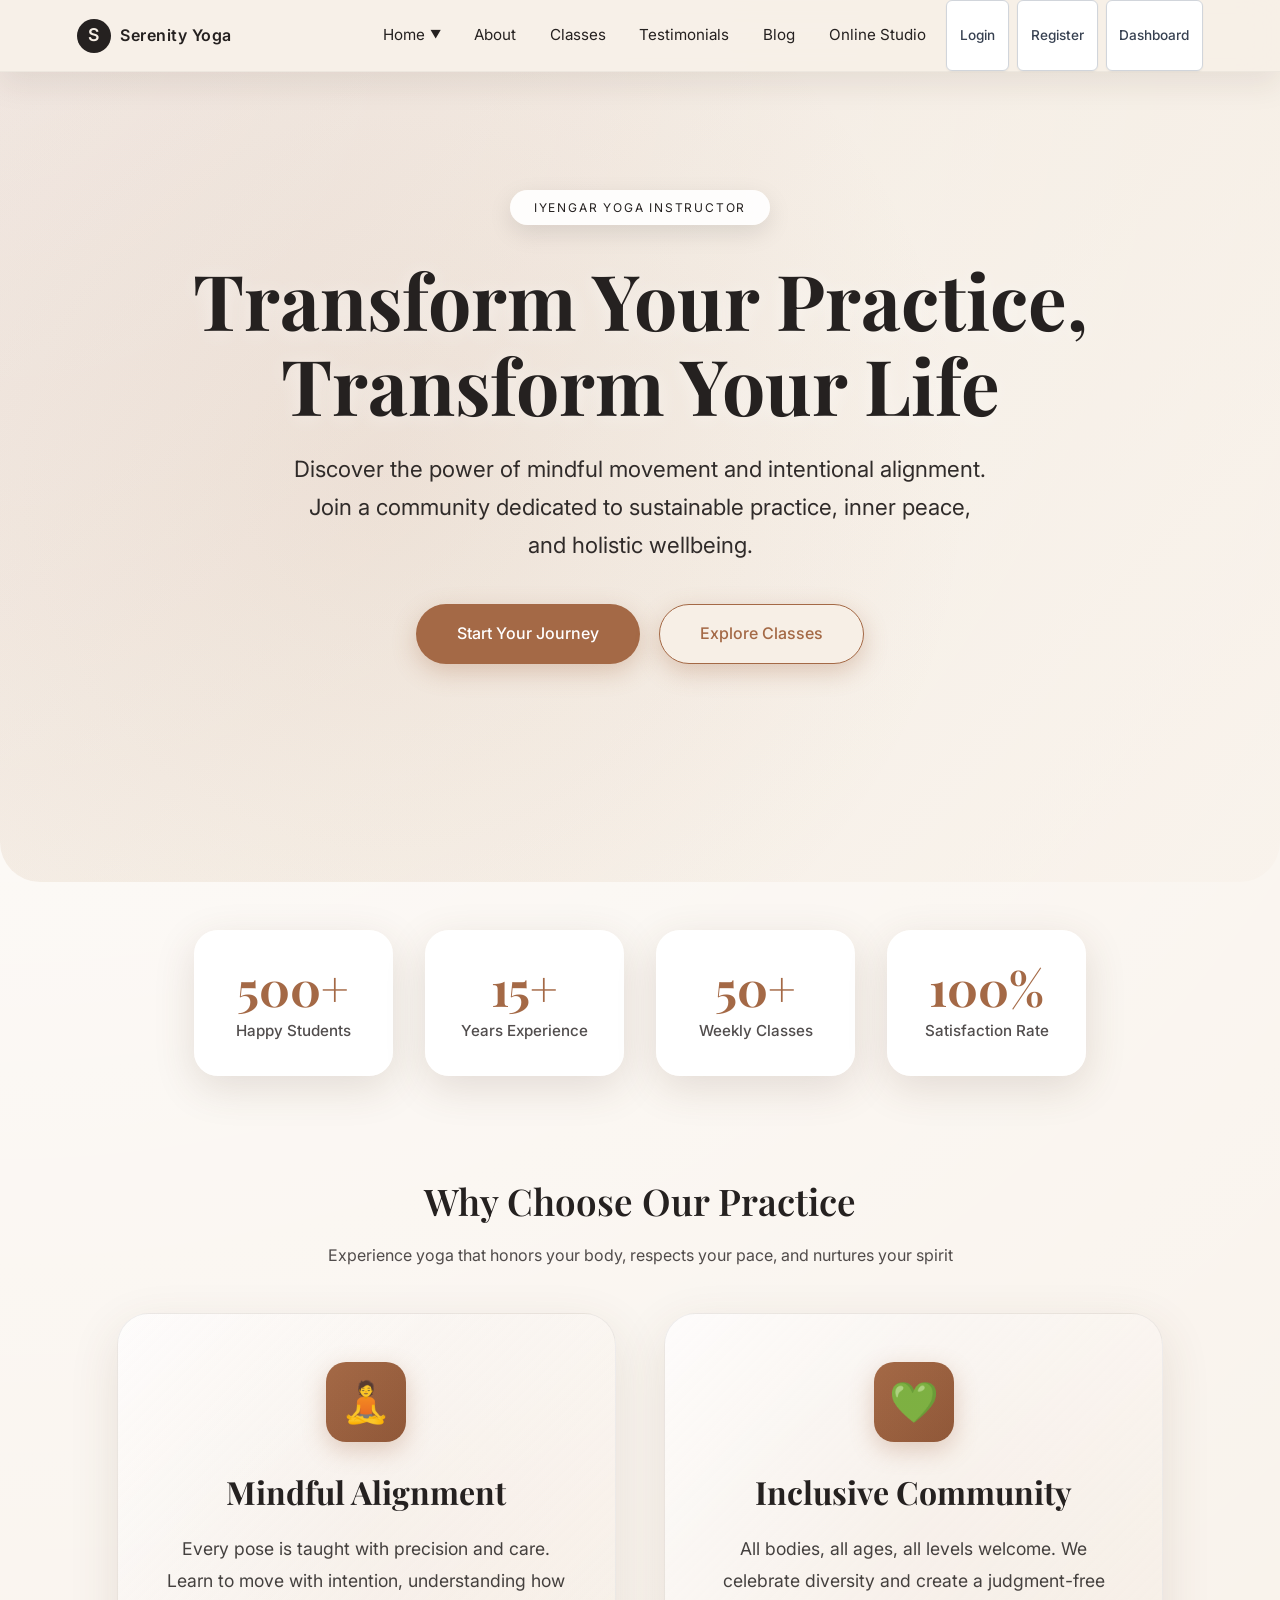
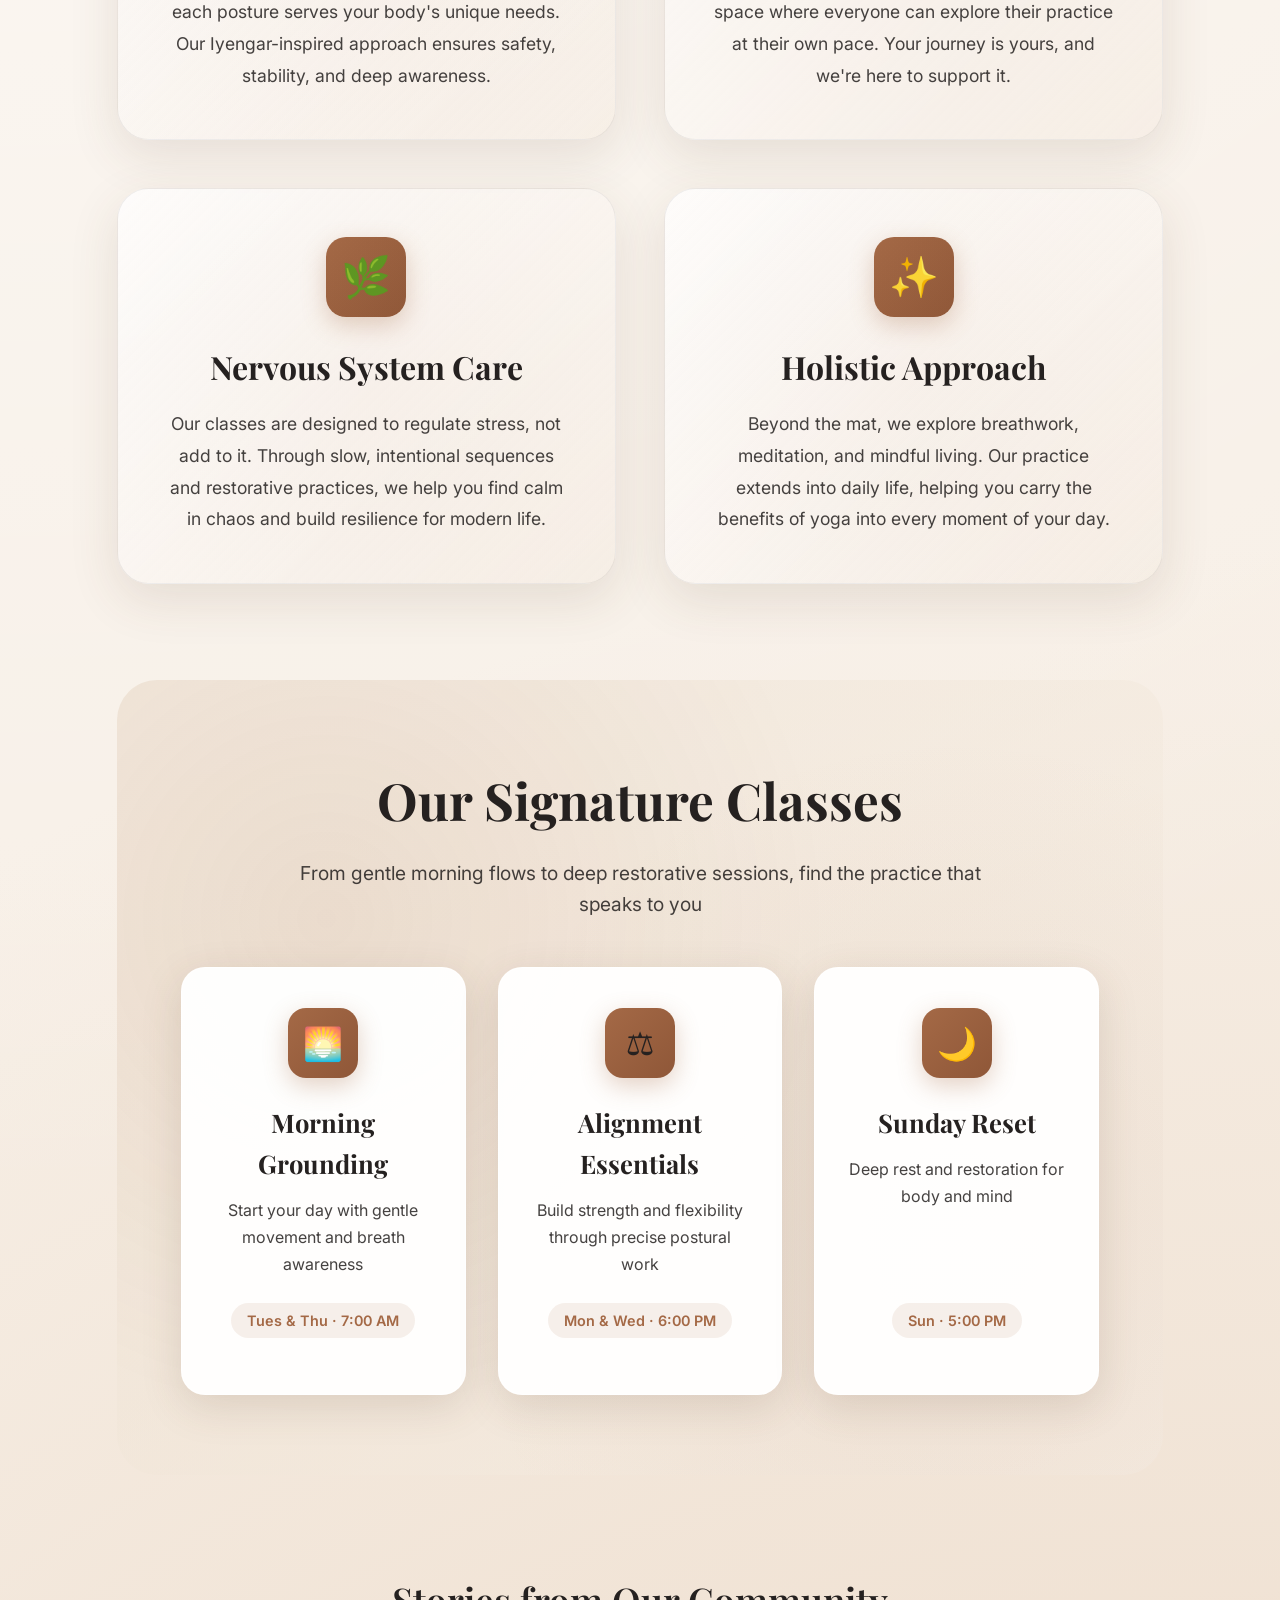
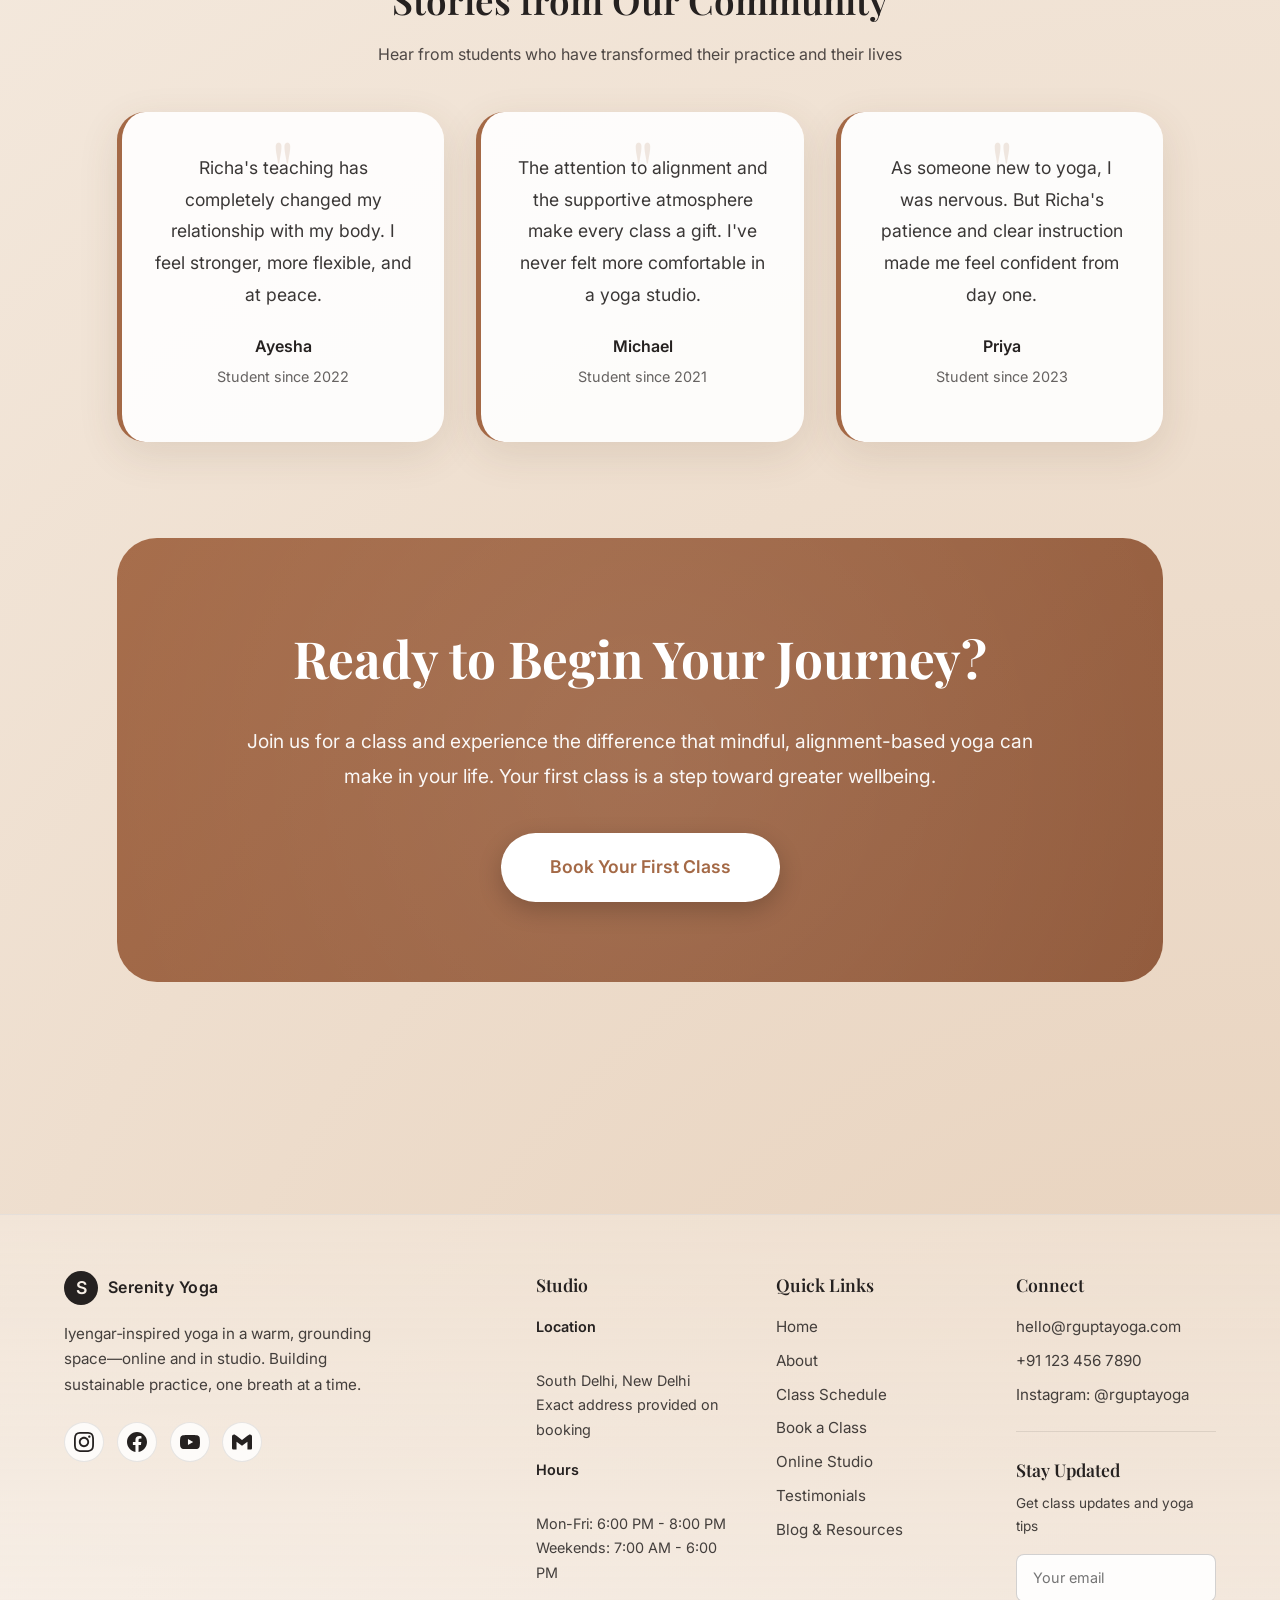
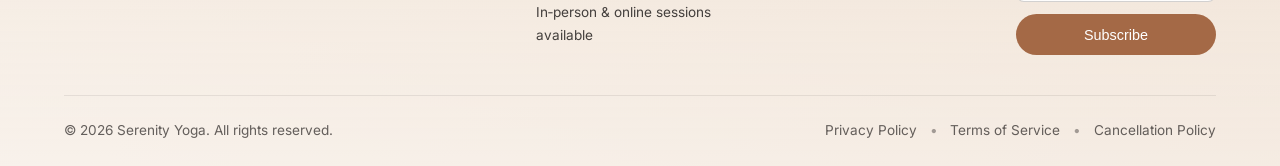
<file: home2.html>
<!DOCTYPE html>
<html lang="en">

<head>
  <meta charset="UTF-8" />
  <meta name="viewport" content="width=device-width, initial-scale=1.0" />
  <title>Serenity Yoga | Home</title>
  <link rel="icon" type="image/svg+xml" href="favicon.svg" />
  <link rel="alternate icon" href="favicon.ico" />
  <link rel="stylesheet" href="styles.css" />
  <link
    href="https://fonts.googleapis.com/css2?family=Playfair+Display:wght@500;700&family=Inter:wght@300;400;500;600&display=swap"
    rel="stylesheet" />
  <style>
    /* Home2 Specific Styles */
    .home2-hero {
      position: relative;
      min-height: 90vh;
      display: flex;
      align-items: center;
      justify-content: center;
      background: linear-gradient(135deg, rgba(164, 105, 70, 0.15) 0%, rgba(233, 219, 200, 0.3) 50%, rgba(247, 239, 230, 0.4) 100%),
        url('https://images.pexels.com/photos/3822621/pexels-photo-3822621.jpeg?auto=compress&cs=tinysrgb&w=1600') center/cover;
      border-radius: 0 0 40px 40px;
      margin: -80px 0 6rem 0;
      padding: 8rem 6vw;
      overflow: hidden;
      width: 100vw;
      margin-left: calc(-50vw + 50%);
    }

    .home2-hero::before {
      content: '';
      position: absolute;
      top: 0;
      left: 0;
      right: 0;
      bottom: 0;
      background: radial-gradient(circle at 30% 50%, rgba(164, 105, 70, 0.1), transparent 60%);
    }

    .home2-hero-content {
      position: relative;
      z-index: 2;
      text-align: center;
      max-width: 900px;
      margin: 0 auto;
      margin-top: -100px;
      color: #252120;
    }

    .home2-hero-content .eyebrow {
      display: inline-block;
      padding: 0.5rem 1.5rem;
      background: rgba(255, 255, 255, 0.9);
      border-radius: 50px;
      font-size: 0.75rem;
      letter-spacing: 0.15em;
      text-transform: uppercase;
      margin-bottom: 2rem;
      backdrop-filter: blur(10px);
      box-shadow: 0 8px 24px rgba(0, 0, 0, 0.1);
    }

    .home2-hero-content h1 {
      font-family: "Playfair Display", serif;
      font-size: clamp(3rem, 6vw, 5.5rem);
      line-height: 1.1;
      margin: 0 0 1.5rem;
      font-weight: 700;
      text-shadow: 0 2px 20px rgba(255, 255, 255, 0.5);
    }

    .home2-hero-content .subtitle {
      font-size: clamp(1.1rem, 2vw, 1.4rem);
      line-height: 1.7;
      margin: 0 0 2.5rem;
      color: rgba(37, 33, 32, 0.95);
      max-width: 700px;
      margin-left: auto;
      margin-right: auto;
    }

    .home2-hero-actions {
      display: flex;
      gap: 1.2rem;
      justify-content: center;
      flex-wrap: wrap;
    }

    .home2-hero-actions .btn {
      padding: 1rem 2.5rem;
      font-size: 1rem;
      box-shadow: 0 8px 24px rgba(164, 105, 70, 0.3);
    }

    /* Stats Section */
    .home2-stats {
      display: grid;
      grid-template-columns: repeat(4, 1fr);
      gap: 2rem;
      margin: -3rem auto 6rem;
      max-width: 1200px;
      position: relative;
      z-index: 3;
      padding: 0 6vw;
    }

    .stat-card {
      background: rgba(255, 255, 255, 0.95);
      backdrop-filter: blur(20px);
      border-radius: 24px;
      padding: 2rem 1.5rem;
      text-align: center;
      box-shadow: 0 12px 40px rgba(92, 68, 44, 0.15);
      border: 1px solid rgba(255, 255, 255, 0.8);
      transition: transform 0.3s ease, box-shadow 0.3s ease;
    }

    .stat-card:hover {
      transform: translateY(-8px);
      box-shadow: 0 20px 50px rgba(92, 68, 44, 0.25);
    }

    .stat-number {
      font-family: "Playfair Display", serif;
      font-size: 3rem;
      font-weight: 700;
      color: #a46946;
      margin: 0 0 0.5rem;
      line-height: 1;
    }

    .stat-label {
      font-size: 0.95rem;
      color: rgba(37, 33, 32, 0.8);
      margin: 0;
      font-weight: 500;
    }

    /* Features Grid */
    .home2-features {
      margin: 6rem 0;
    }

    .home2-features .section-heading {
      text-align: center;
    }

    .home2-features-grid {
      display: grid;
      grid-template-columns: repeat(2, 1fr);
      gap: 3rem;
      max-width: 1200px;
      margin: 0 auto;
    }

    .feature-card-large {
      background: linear-gradient(135deg, rgba(255, 255, 255, 0.9), rgba(247, 239, 230, 0.6));
      border-radius: 32px;
      padding: 3rem;
      box-shadow: 0 16px 50px rgba(92, 68, 44, 0.12);
      border: 1px solid rgba(37, 33, 32, 0.08);
      transition: transform 0.3s ease, box-shadow 0.3s ease;
      position: relative;
      overflow: hidden;
      text-align: center;
    }

    .feature-card-large::before {
      content: '';
      position: absolute;
      top: -50%;
      right: -50%;
      width: 200%;
      height: 200%;
      background: radial-gradient(circle, rgba(164, 105, 70, 0.05), transparent 70%);
      transition: transform 0.5s ease;
    }

    .feature-card-large:hover::before {
      transform: scale(1.2);
    }

    .feature-card-large:hover {
      transform: translateY(-10px);
      box-shadow: 0 24px 60px rgba(92, 68, 44, 0.2);
    }

    .feature-icon {
      width: 80px;
      height: 80px;
      border-radius: 20px;
      background: linear-gradient(135deg, #a46946, #8f5738);
      display: flex;
      align-items: center;
      justify-content: center;
      font-size: 2.5rem;
      margin: 0 auto 1.5rem;
      box-shadow: 0 8px 24px rgba(164, 105, 70, 0.3);
    }

    .feature-card-large h3 {
      font-family: "Playfair Display", serif;
      font-size: 2rem;
      margin: 0 0 1rem;
      color: #252120;
      position: relative;
      z-index: 1;
    }

    .feature-card-large p {
      font-size: 1.1rem;
      line-height: 1.8;
      color: rgba(37, 33, 32, 0.85);
      margin: 0;
      position: relative;
      z-index: 1;
    }

    /* Classes Showcase */
    .home2-classes {
      background: linear-gradient(135deg, rgba(233, 219, 200, 0.4), rgba(247, 239, 230, 0.6));
      border-radius: 40px;
      padding: 5rem 4rem;
      margin: 6rem 0;
      position: relative;
      overflow: hidden;
    }

    .home2-classes::before {
      content: '';
      position: absolute;
      top: 0;
      left: 0;
      right: 0;
      bottom: 0;
      background:
        radial-gradient(circle at 20% 30%, rgba(164, 105, 70, 0.1), transparent 50%),
        radial-gradient(circle at 80% 70%, rgba(164, 105, 70, 0.08), transparent 50%);
    }

    .home2-classes-content {
      position: relative;
      z-index: 1;
      max-width: 1200px;
      margin: 0 auto;
    }

    .home2-classes-content h2 {
      font-family: "Playfair Display", serif;
      font-size: clamp(2.5rem, 4vw, 3.5rem);
      text-align: center;
      margin: 0 0 1rem;
      color: #252120;
    }

    .home2-classes-content>p {
      text-align: center;
      font-size: 1.2rem;
      color: rgba(37, 33, 32, 0.85);
      margin: 0 0 3rem;
      max-width: 700px;
      margin-left: auto;
      margin-right: auto;
      margin-bottom: 3rem;
    }

    .classes-showcase {
      display: grid;
      grid-template-columns: repeat(3, 1fr);
      gap: 2rem;
      align-items: stretch;
    }

    .class-showcase-card {
      background: rgba(255, 255, 255, 0.95);
      border-radius: 24px;
      padding: 2.5rem 2rem;
      text-align: center;
      box-shadow: 0 12px 40px rgba(92, 68, 44, 0.15);
      transition: transform 0.3s ease, box-shadow 0.3s ease;
      border: 1px solid rgba(255, 255, 255, 0.8);
      display: flex;
      flex-direction: column;
      align-items: center;
      justify-content: flex-start;
      height: 100%;
    }

    .class-showcase-card:hover {
      transform: translateY(-12px) scale(1.02);
      box-shadow: 0 24px 60px rgba(92, 68, 44, 0.25);
    }

    .class-showcase-card .class-icon {
      width: 70px;
      height: 70px;
      border-radius: 18px;
      background: linear-gradient(135deg, #a46946, #8f5738);
      margin: 0 auto 1.5rem;
      display: flex;
      align-items: center;
      justify-content: center;
      font-size: 2rem;
      box-shadow: 0 8px 24px rgba(164, 105, 70, 0.3);
      flex-shrink: 0;
    }

    .class-showcase-card h3 {
      font-family: "Playfair Display", serif;
      font-size: 1.6rem;
      margin: 0 0 0.8rem;
      color: #252120;
      text-align: center;
      width: 100%;
    }

    .class-showcase-card p {
      font-size: 1rem;
      line-height: 1.7;
      color: rgba(37, 33, 32, 0.85);
      margin: 0 0 1.5rem;
      text-align: center;
      width: 100%;
      flex-grow: 1;
    }

    .class-showcase-card .class-time {
      display: inline-block;
      padding: 0.4rem 1rem;
      background: rgba(164, 105, 70, 0.1);
      border-radius: 50px;
      font-size: 0.9rem;
      color: #a46946;
      font-weight: 600;
      margin-top: auto;
      text-align: center;
      width: auto;
    }

    /* Testimonials Section */
    .home2-testimonials {
      margin: 6rem 0;
    }

    .testimonials-grid {
      display: grid;
      grid-template-columns: repeat(3, 1fr);
      gap: 2rem;
      max-width: 1200px;
      margin: 0 auto;
    }

    .testimonial-card-modern {
      background: rgba(255, 255, 255, 0.9);
      border-radius: 28px;
      padding: 2.5rem 2rem;
      box-shadow: 0 12px 40px rgba(92, 68, 44, 0.12);
      border-left: 5px solid #a46946;
      transition: transform 0.3s ease, box-shadow 0.3s ease;
      position: relative;
      text-align: center;
    }

    .testimonial-card-modern::before {
      content: '"';
      position: absolute;
      top: 1rem;
      left: 50%;
      transform: translateX(-50%);
      font-family: "Playfair Display", serif;
      font-size: 5rem;
      color: rgba(164, 105, 70, 0.15);
      line-height: 1;
    }

    .testimonial-card-modern:hover {
      transform: translateY(-8px);
      box-shadow: 0 20px 50px rgba(92, 68, 44, 0.2);
    }

    .testimonial-card-modern .quote {
      font-size: 1.1rem;
      line-height: 1.8;
      color: rgba(37, 33, 32, 0.9);
      margin: 0 0 1.5rem;
      position: relative;
      z-index: 1;
    }

    .testimonial-card-modern .author {
      font-weight: 600;
      color: #252120;
      margin: 0;
      position: relative;
      z-index: 1;
    }

    .testimonial-card-modern .author-details {
      font-size: 0.9rem;
      color: rgba(37, 33, 32, 0.7);
      margin-top: 0.3rem;
    }

    /* CTA Section */
    .home2-cta {
      background: linear-gradient(135deg, #a46946 0%, #8f5738 100%);
      border-radius: 40px;
      padding: 5rem 4rem;
      margin: 6rem 0;
      text-align: center;
      color: white;
      position: relative;
      overflow: hidden;
    }

    .home2-cta::before {
      content: '';
      position: absolute;
      top: -50%;
      right: -50%;
      width: 200%;
      height: 200%;
      background: radial-gradient(circle, rgba(255, 255, 255, 0.1), transparent 70%);
      animation: rotate 20s linear infinite;
    }

    @keyframes rotate {
      from {
        transform: rotate(0deg);
      }

      to {
        transform: rotate(360deg);
      }
    }

    .home2-cta-content {
      position: relative;
      z-index: 1;
      max-width: 800px;
      margin: 0 auto;
    }

    .home2-cta h2 {
      font-family: "Playfair Display", serif;
      font-size: clamp(2.5rem, 4vw, 3.5rem);
      margin: 0 0 1.5rem;
      color: white;
    }

    .home2-cta p {
      font-size: 1.2rem;
      line-height: 1.8;
      margin: 0 0 2.5rem;
      opacity: 0.95;
    }

    .home2-cta .btn {
      background: white;
      color: #a46946;
      padding: 1.2rem 3rem;
      font-size: 1.1rem;
      font-weight: 600;
      box-shadow: 0 8px 24px rgba(0, 0, 0, 0.2);
    }

    .home2-cta .btn:hover {
      background: rgba(255, 255, 255, 0.95);
      transform: translateY(-3px);
      box-shadow: 0 12px 32px rgba(0, 0, 0, 0.3);
    }

    /* Responsive */
    @media (max-width: 1024px) {
      .home2-hero {
        min-height: 70vh;
        padding: 6rem 5vw;
        margin: -80px 0 4rem 0;
        width: 100vw;
        margin-left: calc(-50vw + 50%);
      }

      .home2-stats {
        grid-template-columns: repeat(2, 1fr);
        gap: 1.5rem;
        margin-top: -2rem;
        padding: 0 5vw;
      }

      .home2-features-grid {
        grid-template-columns: 1fr;
        gap: 2rem;
      }

      .classes-showcase,
      .testimonials-grid {
        grid-template-columns: repeat(2, 1fr);
      }

      .home2-classes {
        padding: 4rem 3rem;
      }

      .home2-cta {
        padding: 4rem 3rem;
      }
    }

    @media (max-width: 640px) {
      .home2-hero {
        min-height: 60vh;
        padding: 5rem 4vw;
        border-radius: 0 0 24px 24px;
        margin: -80px 0 4rem 0;
        width: 100vw;
        margin-left: calc(-50vw + 50%);
      }

      .home2-stats {
        grid-template-columns: 1fr;
        margin-top: -1rem;
      }

      .classes-showcase,
      .testimonials-grid {
        grid-template-columns: 1fr;
      }

      .home2-classes {
        padding: 3rem 2rem;
        border-radius: 24px;
      }

      .home2-cta {
        padding: 3rem 2rem;
        border-radius: 24px;
      }

      .feature-card-large {
        padding: 2rem 1.5rem;
      }
    }
  </style>
</head>

<body>
  <header class="site-header">
    <a href="index.html" class="logo-area">
      <div class="logo-mark">S</div>
      <span class="logo-text">Serenity Yoga</span>
    </a>
    <button class="menu-toggle" aria-label="Toggle menu" aria-expanded="false">
      <span></span>
      <span></span>
      <span></span>
    </button>
    <nav class="main-nav" id="main-nav">
      <div class="nav-dropdown">
        <a href="#" class="nav-dropdown-toggle">Home <span class="dropdown-arrow">▼</span></a>
        <div class="nav-dropdown-menu">
          <a href="index.html">Home</a>
          <a href="home2.html" class="active">Home 2</a>
        </div>
      </div>
      <a href="about.html">About</a>
      <a href="schedule.html">Classes</a>
      <a href="testimonials.html">Testimonials</a>
      <a href="blog.html">Blog</a>
      <a href="online.html">Online Studio</a>
      <a href="login.html" class="nav-btn">Login</a>
      <a href="register.html" class="nav-btn-primary">Register</a>
      <a href="dashboard.html" class="nav-btn">Dashboard</a>
    </nav>
  </header>

  <main>
    <!-- Hero Section -->
    <section class="home2-hero">
      <div class="home2-hero-content">
        <p class="eyebrow">Iyengar Yoga Instructor</p>
        <h1>Transform Your Practice,<br />Transform Your Life</h1>
        <p class="subtitle">
          Discover the power of mindful movement and intentional alignment.
          Join a community dedicated to sustainable practice, inner peace, and holistic wellbeing.
        </p>
        <div class="home2-hero-actions">
          <a href="booking.html" class="btn primary">Start Your Journey</a>
          <a href="schedule.html" class="btn secondary">Explore Classes</a>
        </div>
      </div>
    </section>

    <!-- Stats Section -->
    <section class="home2-stats">
      <div class="stat-card">
        <div class="stat-number">500+</div>
        <p class="stat-label">Happy Students</p>
      </div>
      <div class="stat-card">
        <div class="stat-number">15+</div>
        <p class="stat-label">Years Experience</p>
      </div>
      <div class="stat-card">
        <div class="stat-number">50+</div>
        <p class="stat-label">Weekly Classes</p>
      </div>
      <div class="stat-card">
        <div class="stat-number">100%</div>
        <p class="stat-label">Satisfaction Rate</p>
      </div>
    </section>

    <!-- Features Section -->
    <section class="home2-features">
      <div class="section-heading">
        <h2>Why Choose Our Practice</h2>
        <p>
          Experience yoga that honors your body, respects your pace, and nurtures your spirit
        </p>
      </div>
      <div class="home2-features-grid">
        <div class="feature-card-large">
          <div class="feature-icon">🧘</div>
          <h3>Mindful Alignment</h3>
          <p>
            Every pose is taught with precision and care. Learn to move with intention,
            understanding how each posture serves your body's unique needs. Our Iyengar-inspired
            approach ensures safety, stability, and deep awareness.
          </p>
        </div>
        <div class="feature-card-large">
          <div class="feature-icon">💚</div>
          <h3>Inclusive Community</h3>
          <p>
            All bodies, all ages, all levels welcome. We celebrate diversity and create a
            judgment-free space where everyone can explore their practice at their own pace.
            Your journey is yours, and we're here to support it.
          </p>
        </div>
        <div class="feature-card-large">
          <div class="feature-icon">🌿</div>
          <h3>Nervous System Care</h3>
          <p>
            Our classes are designed to regulate stress, not add to it. Through slow,
            intentional sequences and restorative practices, we help you find calm in chaos
            and build resilience for modern life.
          </p>
        </div>
        <div class="feature-card-large">
          <div class="feature-icon">✨</div>
          <h3>Holistic Approach</h3>
          <p>
            Beyond the mat, we explore breathwork, meditation, and mindful living.
            Our practice extends into daily life, helping you carry the benefits of yoga
            into every moment of your day.
          </p>
        </div>
      </div>
    </section>

    <!-- Classes Showcase -->
    <section class="home2-classes">
      <div class="home2-classes-content">
        <h2>Our Signature Classes</h2>
        <p>
          From gentle morning flows to deep restorative sessions, find the practice
          that speaks to you
        </p>
        <div class="classes-showcase">
          <div class="class-showcase-card">
            <div class="class-icon">🌅</div>
            <h3>Morning Grounding</h3>
            <p>Start your day with gentle movement and breath awareness</p>
            <span class="class-time">Tues & Thu · 7:00 AM</span>
          </div>
          <div class="class-showcase-card">
            <div class="class-icon">⚖️</div>
            <h3>Alignment Essentials</h3>
            <p>Build strength and flexibility through precise postural work</p>
            <span class="class-time">Mon & Wed · 6:00 PM</span>
          </div>
          <div class="class-showcase-card">
            <div class="class-icon">🌙</div>
            <h3>Sunday Reset</h3>
            <p>Deep rest and restoration for body and mind</p>
            <span class="class-time">Sun · 5:00 PM</span>
          </div>
        </div>
      </div>
    </section>

    <!-- Testimonials -->
    <section class="home2-testimonials">
      <div class="section-heading">
        <h2>Stories from Our Community</h2>
        <p>Hear from students who have transformed their practice and their lives</p>
      </div>
      <div class="testimonials-grid">
        <div class="testimonial-card-modern">
          <p class="quote">
            Richa's teaching has completely changed my relationship with my body.
            I feel stronger, more flexible, and at peace.
          </p>
          <p class="author">Ayesha</p>
          <p class="author-details">Student since 2022</p>
        </div>
        <div class="testimonial-card-modern">
          <p class="quote">
            The attention to alignment and the supportive atmosphere make every
            class a gift. I've never felt more comfortable in a yoga studio.
          </p>
          <p class="author">Michael</p>
          <p class="author-details">Student since 2021</p>
        </div>
        <div class="testimonial-card-modern">
          <p class="quote">
            As someone new to yoga, I was nervous. But Richa's patience and clear
            instruction made me feel confident from day one.
          </p>
          <p class="author">Priya</p>
          <p class="author-details">Student since 2023</p>
        </div>
      </div>
    </section>

    <!-- CTA Section -->
    <section class="home2-cta">
      <div class="home2-cta-content">
        <h2>Ready to Begin Your Journey?</h2>
        <p>
          Join us for a class and experience the difference that mindful,
          alignment-based yoga can make in your life. Your first class is a step
          toward greater wellbeing.
        </p>
        <a href="booking.html" class="btn">Book Your First Class</a>
      </div>
    </section>
  </main>

  <footer class="site-footer">
    <div class="footer-main">
      <div class="footer-brand">
        <div class="footer-logo">
          <div class="logo-mark">S</div>
          <span class="logo-text">Serenity Yoga</span>
        </div>
        <p>
          Iyengar‑inspired yoga in a warm, grounding space—online and in
          studio. Building sustainable practice, one breath at a time.
        </p>
        <div class="social-icons">
          <a href="https://instagram.com/rguptayoga" target="_blank" rel="noopener noreferrer" aria-label="Instagram"
            class="social-icon">
            <svg width="20" height="20" viewBox="0 0 24 24" fill="currentColor">
              <path
                d="M12 2.163c3.204 0 3.584.012 4.85.07 3.252.148 4.771 1.691 4.919 4.919.058 1.265.069 1.645.069 4.849 0 3.205-.012 3.584-.069 4.849-.149 3.225-1.664 4.771-4.919 4.919-1.266.058-1.644.07-4.85.07-3.204 0-3.584-.012-4.849-.07-3.26-.149-4.771-1.699-4.919-4.92-.058-1.265-.07-1.644-.07-4.849 0-3.204.013-3.583.07-4.849.149-3.227 1.664-4.771 4.919-4.919 1.266-.057 1.645-.069 4.849-.069zm0-2.163c-3.259 0-3.667.014-4.947.072-4.358.2-6.78 2.618-6.98 6.98-.059 1.281-.073 1.689-.073 4.948 0 3.259.014 3.668.072 4.948.2 4.358 2.618 6.78 6.98 6.98 1.281.058 1.689.072 4.948.072 3.259 0 3.668-.014 4.948-.072 4.354-.2 6.782-2.618 6.979-6.98.059-1.28.073-1.689.073-4.948 0-3.259-.014-3.667-.072-4.947-.196-4.354-2.617-6.78-6.979-6.98-1.281-.059-1.69-.073-4.949-.073zm0 5.838c-3.403 0-6.162 2.759-6.162 6.162s2.759 6.163 6.162 6.163 6.162-2.759 6.162-6.163c0-3.403-2.759-6.162-6.162-6.162zm0 10.162c-2.209 0-4-1.79-4-4 0-2.209 1.791-4 4-4s4 1.791 4 4c0 2.21-1.791 4-4 4zm6.406-11.845c-.796 0-1.441.645-1.441 1.44s.645 1.44 1.441 1.44c.795 0 1.439-.645 1.439-1.44s-.644-1.44-1.439-1.44z" />
            </svg>
          </a>
          <a href="https://facebook.com/rguptayoga" target="_blank" rel="noopener noreferrer" aria-label="Facebook"
            class="social-icon">
            <svg width="20" height="20" viewBox="0 0 24 24" fill="currentColor">
              <path
                d="M24 12.073c0-6.627-5.373-12-12-12s-12 5.373-12 12c0 5.99 4.388 10.954 10.125 11.854v-8.385H7.078v-3.47h3.047V9.43c0-3.007 1.792-4.669 4.533-4.669 1.312 0 2.686.235 2.686.235v2.953H15.83c-1.491 0-1.956.925-1.956 1.874v2.25h3.328l-.532 3.47h-2.796v8.385C19.612 23.027 24 18.062 24 12.073z" />
            </svg>
          </a>
          <a href="https://youtube.com/@rguptayoga" target="_blank" rel="noopener noreferrer" aria-label="YouTube"
            class="social-icon">
            <svg width="20" height="20" viewBox="0 0 24 24" fill="currentColor">
              <path
                d="M23.498 6.186a3.016 3.016 0 0 0-2.122-2.136C19.505 3.545 12 3.545 12 3.545s-7.505 0-9.377.505A3.017 3.017 0 0 0 .502 6.186C0 8.07 0 12 0 12s0 3.93.502 5.814a3.016 3.016 0 0 0 2.122 2.136c1.871.505 9.376.505 9.376.505s7.505 0 9.377-.505a3.015 3.015 0 0 0 2.122-2.136C24 15.93 24 12 24 12s0-3.93-.502-5.814zM9.545 15.568V8.432L15.818 12l-6.273 3.568z" />
            </svg>
          </a>
          <a href="mailto:hello@rguptayoga.com" aria-label="Email" class="social-icon">
            <svg width="20" height="20" viewBox="0 0 24 24" fill="currentColor">
              <path
                d="M24 5.457v13.909c0 .904-.732 1.636-1.636 1.636h-3.819V11.73L12 16.64l-6.545-4.91v9.273H1.636A1.636 1.636 0 0 1 0 19.366V5.457c0-2.023 2.309-3.178 3.927-1.964L5.455 4.64 12 9.548l6.545-4.91 1.528-1.145C21.69 2.28 24 3.434 24 5.457z" />
            </svg>
          </a>
        </div>
      </div>
      <div class="footer-columns">
        <div class="footer-column">
          <h4>Studio</h4>
          <p><strong>Location</strong><br />South Delhi, New Delhi<br />Exact address provided on booking</p>
          <p><strong>Hours</strong><br />Mon-Fri: 6:00 PM - 8:00 PM<br />Weekends: 7:00 AM - 6:00 PM</p>
          <p class="small">In‑person & online sessions available</p>
        </div>
        <div class="footer-column">
          <h4>Quick Links</h4>
          <ul class="footer-links">
            <li><a href="index.html">Home</a></li>
            <li><a href="about.html">About</a></li>
            <li><a href="schedule.html">Class Schedule</a></li>
            <li><a href="booking.html">Book a Class</a></li>
            <li><a href="online.html">Online Studio</a></li>
            <li><a href="testimonials.html">Testimonials</a></li>
            <li><a href="blog.html">Blog & Resources</a></li>
          </ul>
        </div>
        <div class="footer-column">
          <h4>Connect</h4>
          <ul class="footer-links">
            <li><a href="mailto:hello@rguptayoga.com">hello@rguptayoga.com</a></li>
            <li><a href="tel:+911234567890">+91 123 456 7890</a></li>
            <li><a href="https://instagram.com/rguptayoga" target="_blank" rel="noopener noreferrer">Instagram:
                @rguptayoga</a></li>
          </ul>
          <div class="newsletter">
            <h4>Stay Updated</h4>
            <p class="small">Get class updates and yoga tips</p>
            <form class="newsletter-form" onsubmit="event.preventDefault(); alert('Thank you for subscribing!');">
              <input type="email" placeholder="Your email" required />
              <button type="submit" class="btn primary">Subscribe</button>
            </form>
          </div>
        </div>
      </div>
    </div>
    <div class="footer-bottom">
      <div class="footer-bottom-content">
        <span>© <span id="year"></span> Serenity Yoga. All rights reserved.</span>
        <div class="footer-legal">
          <a href="#">Privacy Policy</a>
          <span>•</span>
          <a href="#">Terms of Service</a>
          <span>•</span>
          <a href="#">Cancellation Policy</a>
        </div>
      </div>
    </div>
  </footer>

  <!-- Scroll to Top Button -->
  <button class="scroll-to-top" id="scrollToTop" aria-label="Scroll to top">
    <svg width="20" height="20" viewBox="0 0 24 24" fill="none" stroke="currentColor" stroke-width="2">
      <path d="M18 15l-6-6-6 6" />
    </svg>
  </button>

  <script>
    const yearSpan = document.getElementById("year");
    if (yearSpan) {
      yearSpan.textContent = new Date().getFullYear();
    }

    // Menu toggle functionality
    const menuToggle = document.querySelector('.menu-toggle');
    const mainNav = document.getElementById('main-nav');

    if (menuToggle && mainNav) {
      menuToggle.addEventListener('click', function () {
        const isExpanded = menuToggle.getAttribute('aria-expanded') === 'true';
        menuToggle.setAttribute('aria-expanded', !isExpanded);
        mainNav.classList.toggle('nav-open');
        menuToggle.classList.toggle('active');
      });
    }

    // Dropdown functionality - handle all dropdowns FIRST (before nav links)
    const dropdowns = document.querySelectorAll('.nav-dropdown');

    dropdowns.forEach((dropdown) => {
      const dropdownToggle = dropdown.querySelector('.nav-dropdown-toggle');
      const dropdownMenu = dropdown.querySelector('.nav-dropdown-menu');
      const dropdownItems = dropdownMenu ? dropdownMenu.querySelectorAll('a') : [];

      if (dropdownToggle && dropdownMenu) {
        // Handle toggle click/touch
        const handleToggle = function (e) {
          e.preventDefault();
          e.stopPropagation();
          e.stopImmediatePropagation();

          // Close other dropdowns
          dropdowns.forEach((otherDropdown) => {
            if (otherDropdown !== dropdown) {
              const otherMenu = otherDropdown.querySelector('.nav-dropdown-menu');
              if (otherMenu) {
                otherMenu.classList.remove('show');
              }
            }
          });

          // Toggle this dropdown
          dropdownMenu.classList.toggle('show');

          return false;
        };

        // Add event listeners - use capture phase and make sure they run first
        dropdownToggle.addEventListener('click', handleToggle, true);
        dropdownToggle.addEventListener('touchend', function (e) {
          e.preventDefault();
          e.stopPropagation();
          e.stopImmediatePropagation();
          handleToggle(e);
          return false;
        }, true);

        // Close mobile menu when clicking dropdown items
        dropdownItems.forEach(item => {
          item.addEventListener('click', function (e) {
            if (window.innerWidth <= 960) {
              if (mainNav) {
                mainNav.classList.remove('nav-open');
              }
              if (menuToggle) {
                menuToggle.classList.remove('active');
                menuToggle.setAttribute('aria-expanded', 'false');
              }
              dropdownMenu.classList.remove('show');
            }
          });
        });
      }
    });

    // Close menu when clicking on a link (but not dropdown toggle or dropdown items)
    if (mainNav) {
      const navLinks = mainNav.querySelectorAll('a');
      navLinks.forEach(link => {
        link.addEventListener('click', function (e) {
          // Don't close menu if clicking dropdown toggle or dropdown items
          if (!link.classList.contains('nav-dropdown-toggle') && !link.closest('.nav-dropdown-menu')) {
            if (mainNav) {
              mainNav.classList.remove('nav-open');
            }
            if (menuToggle) {
              menuToggle.classList.remove('active');
              menuToggle.setAttribute('aria-expanded', 'false');
            }
          }
        });
      });
    }

    // Close dropdowns when clicking outside (desktop only)
    if (window.innerWidth > 960) {
      document.addEventListener('click', function (e) {
        if (!e.target.closest('.nav-dropdown')) {
          dropdownMenus.forEach(menu => {
            menu.classList.remove('show');
          });
        }
      });
    }

    // Scroll to top functionality
    const scrollToTopBtn = document.getElementById('scrollToTop');
    if (scrollToTopBtn) {
      // Show/hide button based on scroll position
      window.addEventListener('scroll', function () {
        if (window.pageYOffset > 300) {
          scrollToTopBtn.classList.add('show');
        } else {
          scrollToTopBtn.classList.remove('show');
        }
      });

      // Scroll to top when button is clicked
      scrollToTopBtn.addEventListener('click', function () {
        window.scrollTo({
          top: 0,
          behavior: 'smooth'
        });
      });
    }
  </script>
</body>

</html>
</file>
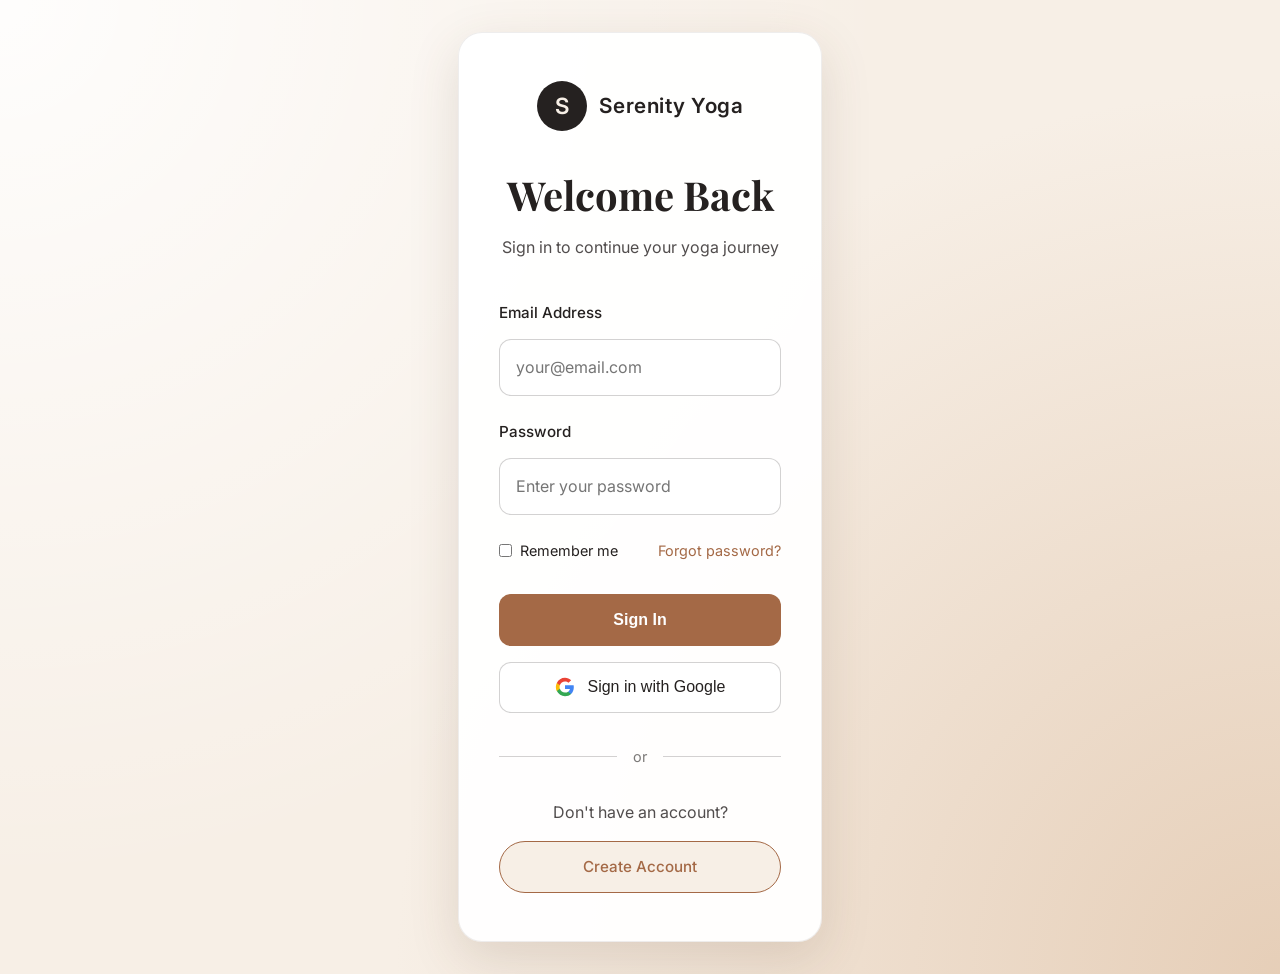
<file: login.html>
<!DOCTYPE html>
<html lang="en">

<head>
  <meta charset="UTF-8" />
  <meta name="viewport" content="width=device-width, initial-scale=1.0" />
  <title>Login | Serenity Yoga</title>
  <link rel="icon" type="image/svg+xml" href="favicon.svg" />
  <link rel="alternate icon" href="favicon.ico" />
  <link rel="stylesheet" href="styles.css" />
  <link
    href="https://fonts.googleapis.com/css2?family=Playfair+Display:wght@500;700&family=Inter:wght@300;400;500;600&display=swap"
    rel="stylesheet" />
  <style>
    body {
      min-height: 100vh;
      display: flex;
      flex-direction: column;
    }

    main {
      flex: 1;
      display: flex;
      align-items: center;
      justify-content: center;
      padding: 2rem 1rem;
      min-height: calc(100vh - 0px);
    }

    .auth-container {
      max-width: 500px;
      width: 100%;
      margin: 0 auto;
      padding: 0;
    }

    .auth-card {
      background: rgba(255, 255, 255, 0.95);
      border-radius: 24px;
      padding: 3rem 2.5rem;
      box-shadow: 0 16px 50px rgba(92, 68, 44, 0.15);
      border: 1px solid rgba(37, 33, 32, 0.08);
    }

    .auth-header {
      text-align: center;
      margin-bottom: 2.5rem;
    }

    .auth-brand {
      display: flex;
      align-items: center;
      justify-content: center;
      gap: 0.8rem;
      margin-bottom: 2rem;
      text-decoration: none;
      color: inherit;
      transition: opacity 0.2s ease;
    }

    .auth-brand:hover {
      opacity: 0.8;
    }

    .auth-brand .logo-mark {
      width: 50px;
      height: 50px;
      border-radius: 50%;
      background-color: #252120;
      color: #f7efe6;
      display: inline-flex;
      align-items: center;
      justify-content: center;
      font-weight: 600;
      font-size: 1.4rem;
    }

    .auth-brand .logo-text {
      font-weight: 600;
      font-size: 1.3rem;
      letter-spacing: 0.03em;
      color: #252120;
    }

    .auth-header h1 {
      font-family: "Playfair Display", serif;
      font-size: 2.5rem;
      margin: 0 0 0.5rem;
      color: #252120;
    }

    .auth-header p {
      color: rgba(37, 33, 32, 0.8);
      margin: 0;
    }

    .auth-form {
      display: grid;
      gap: 1.5rem;
    }

    .form-group {
      display: grid;
      gap: 0.5rem;
    }

    .form-group label {
      font-size: 0.95rem;
      font-weight: 500;
      color: #252120;
    }

    .form-group input {
      padding: 0.9rem 1rem;
      border-radius: 12px;
      border: 1px solid rgba(37, 33, 32, 0.2);
      font-size: 1rem;
      background-color: rgba(255, 255, 255, 0.9);
      transition: border-color 0.3s ease, box-shadow 0.3s ease;
    }

    .form-group input:focus {
      outline: none;
      border-color: #a46946;
      box-shadow: 0 0 0 3px rgba(164, 105, 70, 0.1);
    }

    .form-options {
      display: flex;
      justify-content: space-between;
      align-items: center;
      font-size: 0.9rem;
    }

    .remember-me {
      display: flex;
      align-items: center;
      gap: 0.5rem;
    }

    .remember-me input[type="checkbox"] {
      width: auto;
      margin: 0;
    }

    .forgot-password {
      color: #a46946;
      text-decoration: none;
      transition: color 0.2s ease;
    }

    .forgot-password:hover {
      color: #8f5738;
      text-decoration: underline;
    }

    .auth-submit {
      width: 100%;
      padding: 1rem;
      border-radius: 12px;
      font-size: 1rem;
      font-weight: 600;
      margin-top: 0.5rem;
    }

    .auth-divider {
      display: flex;
      align-items: center;
      gap: 1rem;
      margin: 2rem 0;
      color: rgba(37, 33, 32, 0.6);
      font-size: 0.9rem;
    }

    .auth-divider::before,
    .auth-divider::after {
      content: '';
      flex: 1;
      height: 1px;
      background: rgba(37, 33, 32, 0.2);
    }

    .auth-footer {
      text-align: center;
      margin-top: 2rem;
      color: rgba(37, 33, 32, 0.8);
    }

    .auth-footer a {
      color: #a46946;
      text-decoration: none;
      font-weight: 500;
      transition: color 0.2s ease;
    }

    .auth-footer a:hover {
      color: #8f5738;
      text-decoration: underline;
    }

    .google-btn {
      width: 100%;
      padding: 0.9rem 1rem;
      border-radius: 12px;
      font-size: 1rem;
      font-weight: 500;
      background: white;
      color: #252120;
      border: 1px solid rgba(37, 33, 32, 0.2);
      cursor: pointer;
      display: flex;
      align-items: center;
      justify-content: center;
      gap: 0.8rem;
      transition: all 0.3s ease;
      margin-top: 1rem;
      text-decoration: none;
    }

    .google-btn:hover {
      background: rgba(248, 249, 250, 1);
      border-color: rgba(37, 33, 32, 0.3);
      box-shadow: 0 2px 8px rgba(0, 0, 0, 0.1);
      transform: translateY(-1px);
    }

    .google-btn:active {
      transform: translateY(0);
    }

    .google-icon {
      width: 20px;
      height: 20px;
    }

    @media (max-width: 640px) {
      main {
        padding: 1.5rem 1rem;
        min-height: calc(100vh - 0px);
      }

      .auth-container {
        margin: 0 auto;
        padding: 0;
      }

      .auth-card {
        padding: 2rem 1.5rem;
      }

      .auth-header h1 {
        font-size: 2rem;
      }

      .auth-brand {
        margin-bottom: 1.5rem;
      }
    }
  </style>
</head>

<body>
  <main>
    <div class="auth-container">
      <div class="auth-card">
        <div class="auth-header">
          <a href="index.html" class="auth-brand">
            <div class="logo-mark">S</div>
            <span class="logo-text">Serenity Yoga</span>
          </a>
          <h1>Welcome Back</h1>
          <p>Sign in to continue your yoga journey</p>
        </div>

        <form class="auth-form" onsubmit="event.preventDefault(); window.location.href='dashboard.html';">
          <div class="form-group">
            <label for="email">Email Address</label>
            <input type="email" id="email" name="email" placeholder="your@email.com" required />
          </div>

          <div class="form-group">
            <label for="password">Password</label>
            <input type="password" id="password" name="password" placeholder="Enter your password" required />
          </div>

          <div class="form-options">
            <div class="remember-me">
              <input type="checkbox" id="remember" name="remember" />
              <label for="remember" style="margin: 0; font-weight: 400;">Remember me</label>
            </div>
            <a href="#" class="forgot-password">Forgot password?</a>
          </div>

          <button type="submit" class="btn primary auth-submit">Sign In</button>
        </form>

        <button type="button" class="google-btn" onclick="window.location.href='dashboard.html';">
          <svg class="google-icon" viewBox="0 0 24 24" xmlns="http://www.w3.org/2000/svg">
            <path fill="#4285F4"
              d="M22.56 12.25c0-.78-.07-1.53-.2-2.25H12v4.26h5.92c-.26 1.37-1.04 2.53-2.21 3.31v2.77h3.57c2.08-1.92 3.28-4.74 3.28-8.09z" />
            <path fill="#34A853"
              d="M12 23c2.97 0 5.46-.98 7.28-2.66l-3.57-2.77c-.98.66-2.23 1.06-3.71 1.06-2.86 0-5.29-1.93-6.16-4.53H2.18v2.84C3.99 20.53 7.7 23 12 23z" />
            <path fill="#FBBC05"
              d="M5.84 14.09c-.22-.66-.35-1.36-.35-2.09s.13-1.43.35-2.09V7.07H2.18C1.43 8.55 1 10.22 1 12s.43 3.45 1.18 4.93l2.85-2.22.81-.62z" />
            <path fill="#EA4335"
              d="M12 5.38c1.62 0 3.06.56 4.21 1.64l3.15-3.15C17.45 2.09 14.97 1 12 1 7.7 1 3.99 3.47 2.18 7.07l3.66 2.84c.87-2.6 3.3-4.53 6.16-4.53z" />
          </svg>
          <span>Sign in with Google</span>
        </button>

        <div class="auth-divider">or</div>

        <div style="text-align: center;">
          <p style="margin: 0 0 1rem; color: rgba(37, 33, 32, 0.8);">Don't have an account?</p>
          <a href="register.html" class="btn secondary" style="width: 100%;">Create Account</a>
        </div>
      </div>
    </div>
  </main>
</body>

</html>
</file>
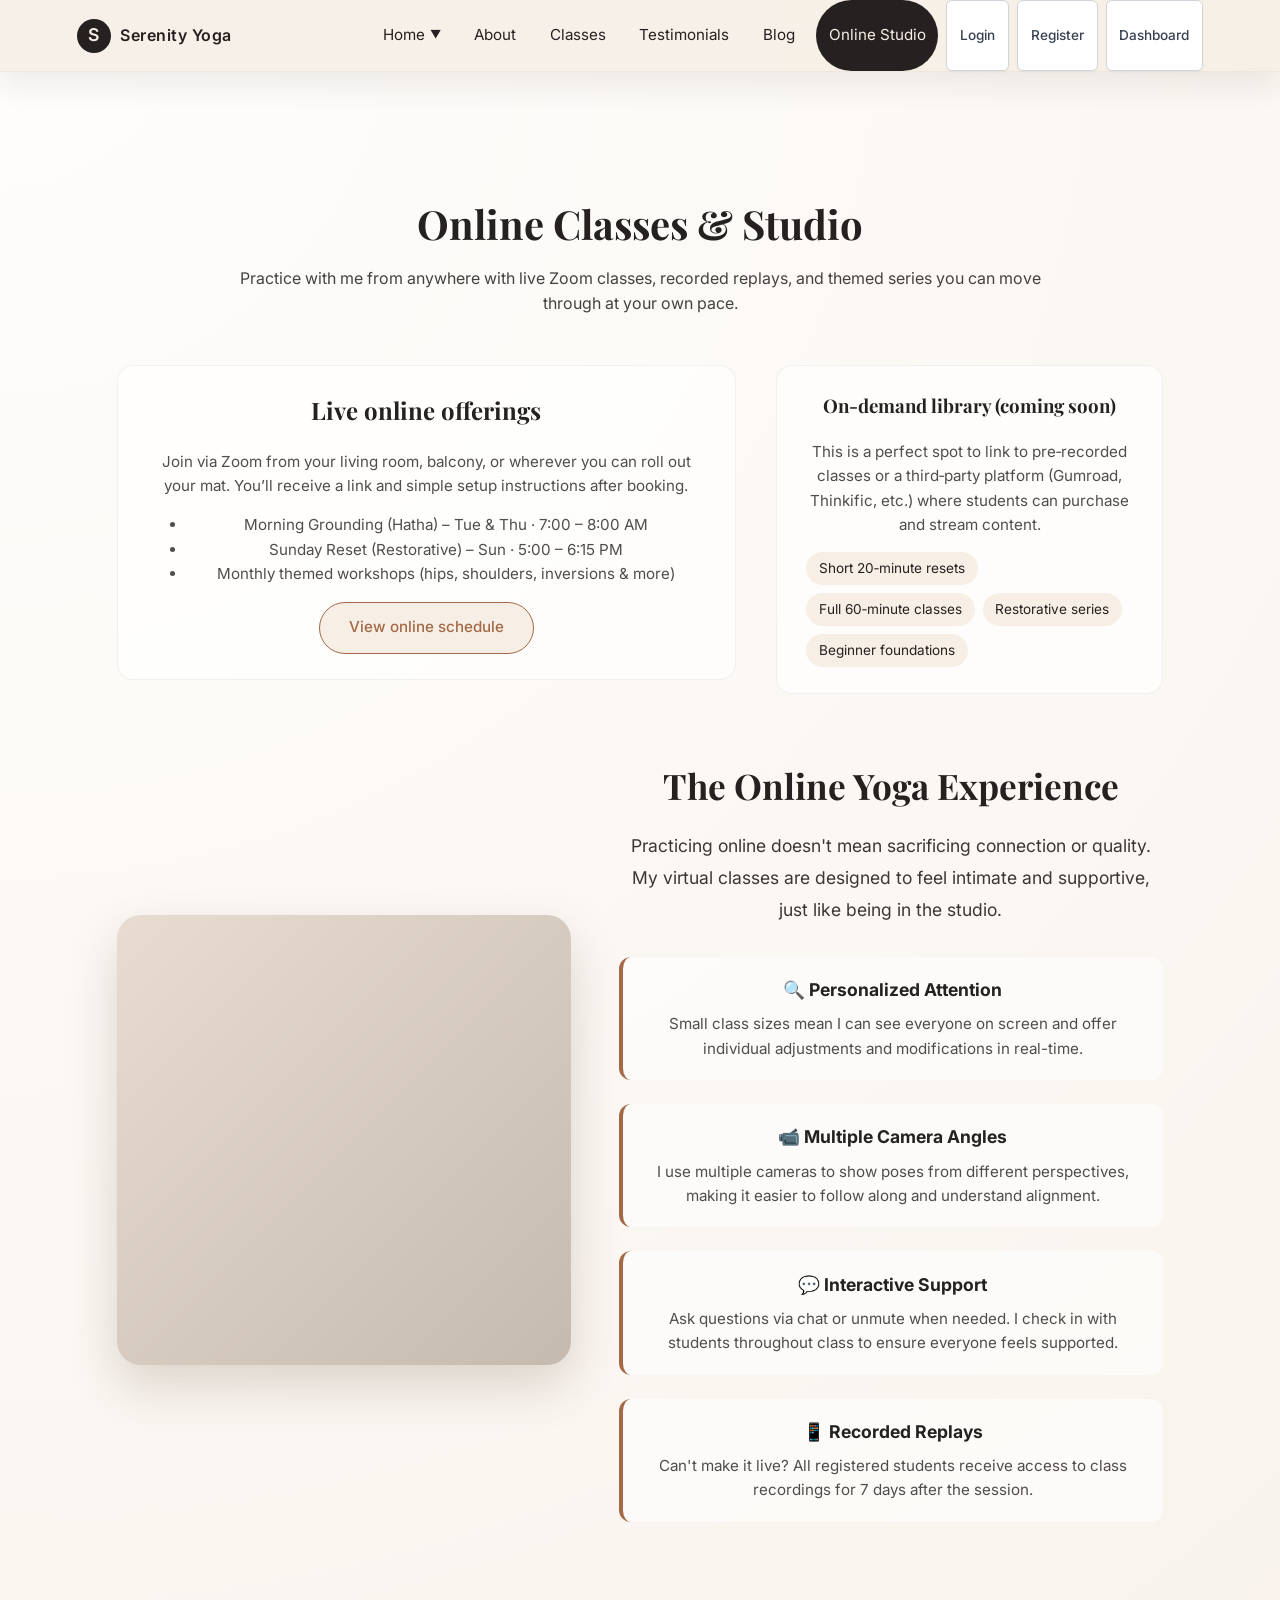
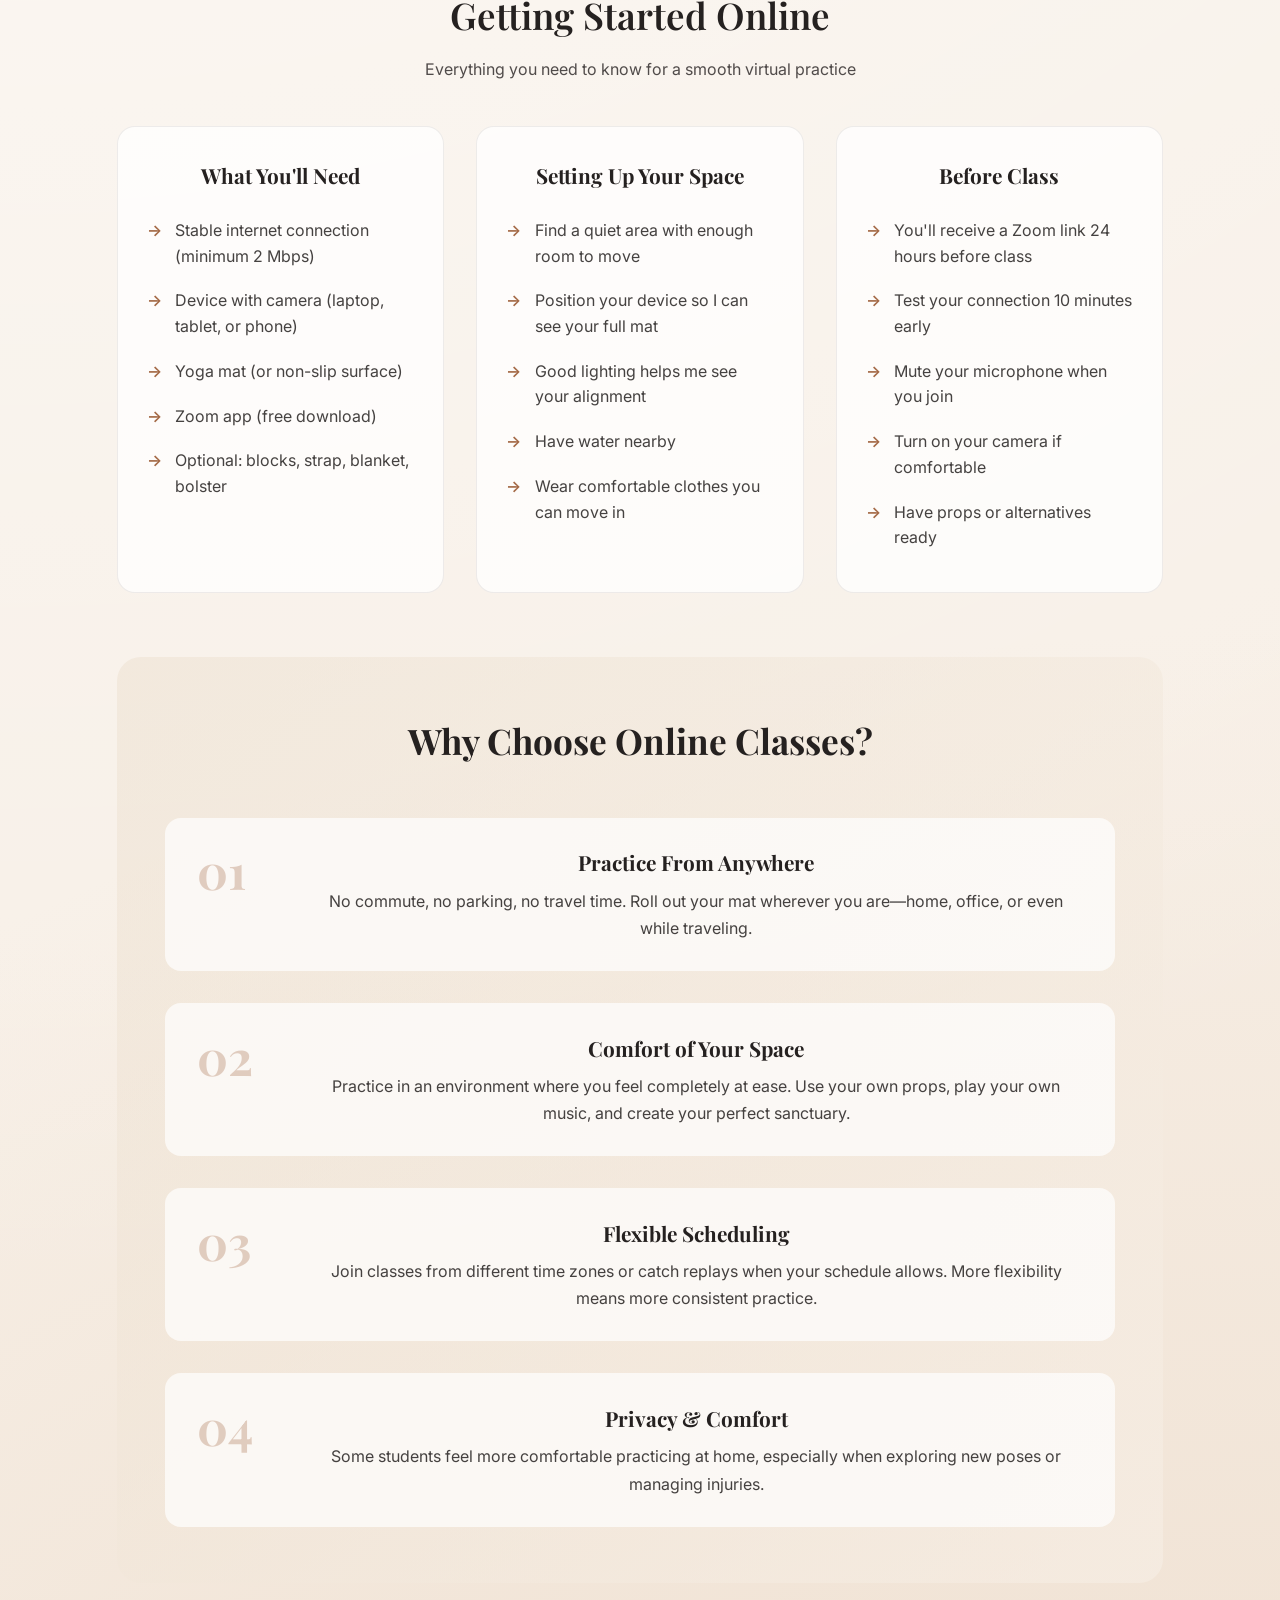
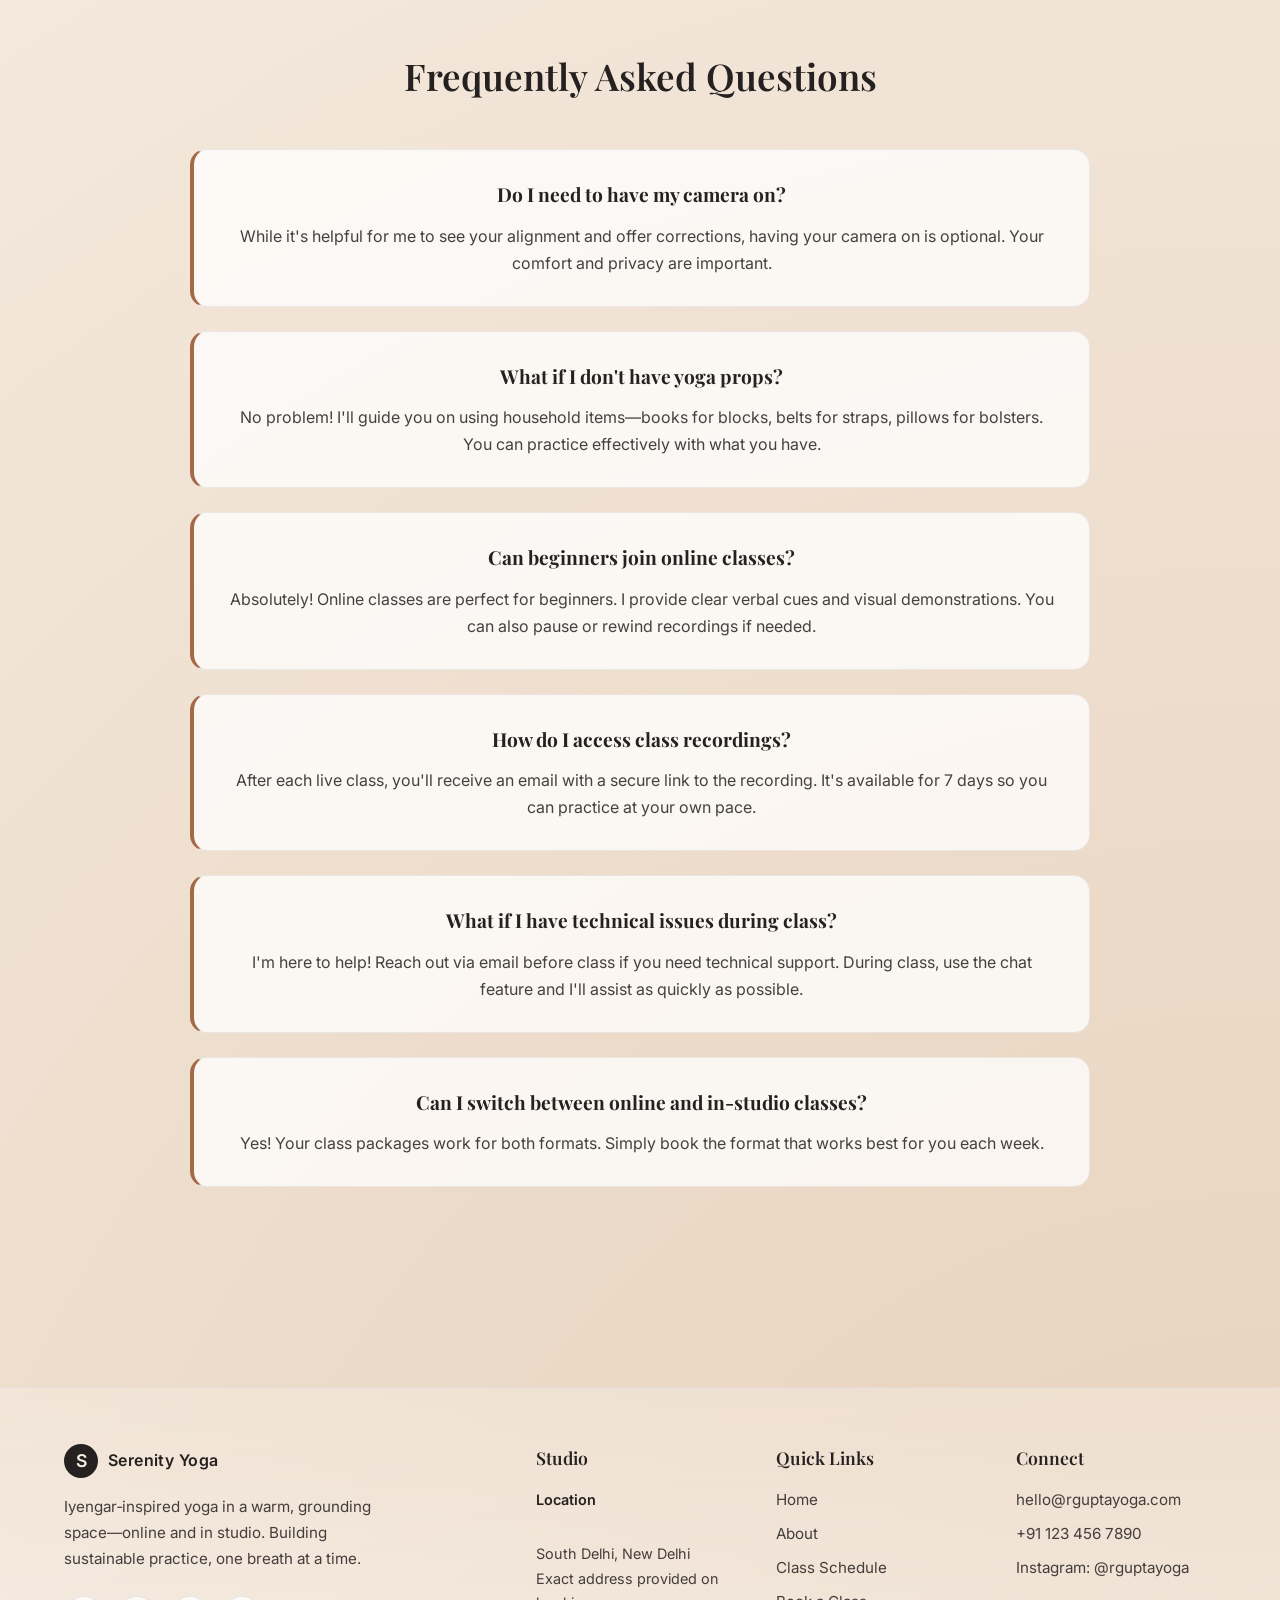
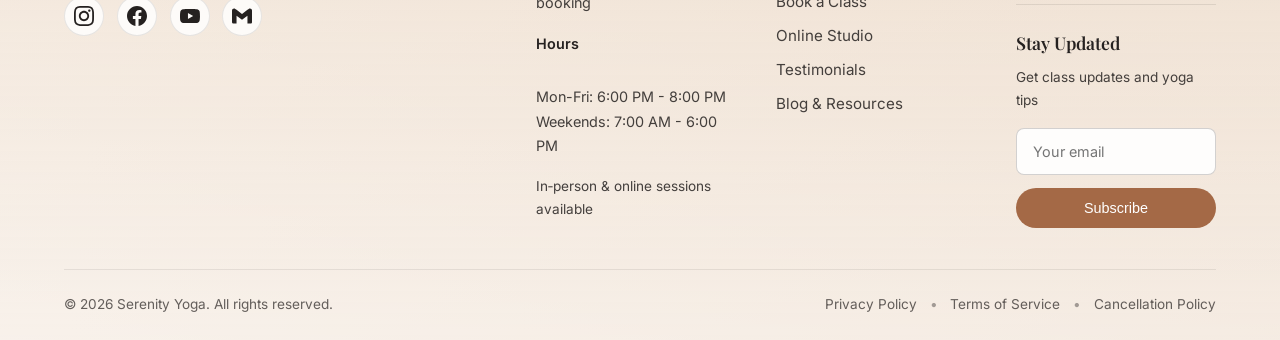
<file: online.html>
<!DOCTYPE html>
<html lang="en">
  <head>
    <meta charset="UTF-8" />
    <meta name="viewport" content="width=device-width, initial-scale=1.0" />
    <title>Online Studio | Serenity Yoga</title>
    <link rel="icon" type="image/svg+xml" href="favicon.svg" />
    <link rel="alternate icon" href="favicon.ico" />
    <link rel="stylesheet" href="styles.css" />
    <link
      href="https://fonts.googleapis.com/css2?family=Playfair+Display:wght@500;700&family=Inter:wght@300;400;500;600&display=swap"
      rel="stylesheet"
    />
  </head>
  <body>
    <header class="site-header">
      <a href="index.html" class="logo-area">
        <div class="logo-mark">S</div>
        <span class="logo-text">Serenity Yoga</span>
      </a>
      <button class="menu-toggle" aria-label="Toggle menu" aria-expanded="false">
        <span></span>
        <span></span>
        <span></span>
      </button>
      <nav class="main-nav" id="main-nav">
        <div class="nav-dropdown">
          <a href="#" class="nav-dropdown-toggle">Home <span class="dropdown-arrow">▼</span></a>
          <div class="nav-dropdown-menu">
            <a href="index.html">Home</a>
            <a href="home2.html">Home 2</a>
          </div>
        </div>
        <a href="about.html">About</a>
        <a href="schedule.html">Classes</a>
        <a href="testimonials.html">Testimonials</a>
        <a href="blog.html">Blog</a>
        <a href="online.html" class="active">Online Studio</a>
        <a href="login.html" class="nav-btn">Login</a>
        <a href="register.html" class="nav-btn-primary">Register</a>
        <a href="dashboard.html" class="nav-btn">Dashboard</a>
      </nav>
    </header>

    <main>
      <section class="page-hero">
        <h1>Online Classes & Studio</h1>
        <p>
          Practice with me from anywhere with live Zoom classes, recorded
          replays, and themed series you can move through at your own pace.
        </p>
      </section>

      <section class="two-column">
        <div class="panel">
          <h2>Live online offerings</h2>
          <p class="muted">
            Join via Zoom from your living room, balcony, or wherever you can
            roll out your mat. You’ll receive a link and simple setup
            instructions after booking.
          </p>
          <ul class="muted">
            <li>Morning Grounding (Hatha) – Tue & Thu · 7:00 – 8:00 AM</li>
            <li>Sunday Reset (Restorative) – Sun · 5:00 – 6:15 PM</li>
            <li>Monthly themed workshops (hips, shoulders, inversions & more)</li>
          </ul>
          <a href="schedule.html" class="btn secondary">View online schedule</a>
        </div>

        <aside class="panel">
          <h3>On‑demand library (coming soon)</h3>
          <p class="muted">
            This is a perfect spot to link to pre‑recorded classes or a
            third‑party platform (Gumroad, Thinkific, etc.) where students can
            purchase and stream content.
          </p>
          <div class="chips">
            <span class="chip">Short 20‑minute resets</span>
            <span class="chip">Full 60‑minute classes</span>
            <span class="chip">Restorative series</span>
            <span class="chip">Beginner foundations</span>
          </div>
        </aside>
      </section>

      <!-- ONLINE EXPERIENCE -->
      <section class="online-experience-section">
        <div class="online-experience-content">
          <div class="online-visual">
            <div class="online-image"></div>
          </div>
          <div class="online-text">
            <h2>The Online Yoga Experience</h2>
            <p>Practicing online doesn't mean sacrificing connection or quality. My virtual classes are designed to feel intimate and supportive, just like being in the studio.</p>
            <div class="experience-features">
              <div class="experience-feature">
                <h3>🔍 Personalized Attention</h3>
                <p>Small class sizes mean I can see everyone on screen and offer individual adjustments and modifications in real-time.</p>
              </div>
              <div class="experience-feature">
                <h3>📹 Multiple Camera Angles</h3>
                <p>I use multiple cameras to show poses from different perspectives, making it easier to follow along and understand alignment.</p>
              </div>
              <div class="experience-feature">
                <h3>💬 Interactive Support</h3>
                <p>Ask questions via chat or unmute when needed. I check in with students throughout class to ensure everyone feels supported.</p>
              </div>
              <div class="experience-feature">
                <h3>📱 Recorded Replays</h3>
                <p>Can't make it live? All registered students receive access to class recordings for 7 days after the session.</p>
              </div>
            </div>
          </div>
        </div>
      </section>

      <!-- TECHNICAL REQUIREMENTS -->
      <section class="tech-section">
        <div class="section-heading">
          <h2>Getting Started Online</h2>
          <p>Everything you need to know for a smooth virtual practice</p>
        </div>
        <div class="tech-grid">
          <div class="tech-card">
            <h3>What You'll Need</h3>
            <ul>
              <li>Stable internet connection (minimum 2 Mbps)</li>
              <li>Device with camera (laptop, tablet, or phone)</li>
              <li>Yoga mat (or non-slip surface)</li>
              <li>Zoom app (free download)</li>
              <li>Optional: blocks, strap, blanket, bolster</li>
            </ul>
          </div>
          <div class="tech-card">
            <h3>Setting Up Your Space</h3>
            <ul>
              <li>Find a quiet area with enough room to move</li>
              <li>Position your device so I can see your full mat</li>
              <li>Good lighting helps me see your alignment</li>
              <li>Have water nearby</li>
              <li>Wear comfortable clothes you can move in</li>
            </ul>
          </div>
          <div class="tech-card">
            <h3>Before Class</h3>
            <ul>
              <li>You'll receive a Zoom link 24 hours before class</li>
              <li>Test your connection 10 minutes early</li>
              <li>Mute your microphone when you join</li>
              <li>Turn on your camera if comfortable</li>
              <li>Have props or alternatives ready</li>
            </ul>
          </div>
        </div>
      </section>

      <!-- ONLINE BENEFITS -->
      <section class="online-benefits-section">
        <div class="online-benefits-content">
          <h2>Why Choose Online Classes?</h2>
          <div class="benefits-list">
            <div class="benefit-box">
              <div class="benefit-number">01</div>
              <div class="benefit-text">
                <h3>Practice From Anywhere</h3>
                <p>No commute, no parking, no travel time. Roll out your mat wherever you are—home, office, or even while traveling.</p>
              </div>
            </div>
            <div class="benefit-box">
              <div class="benefit-number">02</div>
              <div class="benefit-text">
                <h3>Comfort of Your Space</h3>
                <p>Practice in an environment where you feel completely at ease. Use your own props, play your own music, and create your perfect sanctuary.</p>
              </div>
            </div>
            <div class="benefit-box">
              <div class="benefit-number">03</div>
              <div class="benefit-text">
                <h3>Flexible Scheduling</h3>
                <p>Join classes from different time zones or catch replays when your schedule allows. More flexibility means more consistent practice.</p>
              </div>
            </div>
            <div class="benefit-box">
              <div class="benefit-number">04</div>
              <div class="benefit-text">
                <h3>Privacy & Comfort</h3>
                <p>Some students feel more comfortable practicing at home, especially when exploring new poses or managing injuries.</p>
              </div>
            </div>
          </div>
        </div>
      </section>

      <!-- FAQ SECTION -->
      <section class="faq-section">
        <div class="section-heading">
          <h2>Frequently Asked Questions</h2>
        </div>
        <div class="faq-container">
          <div class="faq-item">
            <h3>Do I need to have my camera on?</h3>
            <p>While it's helpful for me to see your alignment and offer corrections, having your camera on is optional. Your comfort and privacy are important.</p>
          </div>
          <div class="faq-item">
            <h3>What if I don't have yoga props?</h3>
            <p>No problem! I'll guide you on using household items—books for blocks, belts for straps, pillows for bolsters. You can practice effectively with what you have.</p>
          </div>
          <div class="faq-item">
            <h3>Can beginners join online classes?</h3>
            <p>Absolutely! Online classes are perfect for beginners. I provide clear verbal cues and visual demonstrations. You can also pause or rewind recordings if needed.</p>
          </div>
          <div class="faq-item">
            <h3>How do I access class recordings?</h3>
            <p>After each live class, you'll receive an email with a secure link to the recording. It's available for 7 days so you can practice at your own pace.</p>
          </div>
          <div class="faq-item">
            <h3>What if I have technical issues during class?</h3>
            <p>I'm here to help! Reach out via email before class if you need technical support. During class, use the chat feature and I'll assist as quickly as possible.</p>
          </div>
          <div class="faq-item">
            <h3>Can I switch between online and in-studio classes?</h3>
            <p>Yes! Your class packages work for both formats. Simply book the format that works best for you each week.</p>
          </div>
        </div>
      </section>
    </main>

    <footer class="site-footer">
      <div class="footer-main">
        <div class="footer-brand">
          <div class="footer-logo">
            <div class="logo-mark">S</div>
            <span class="logo-text">Serenity Yoga</span>
          </div>
          <p>
            Iyengar‑inspired yoga in a warm, grounding space—online and in
            studio. Building sustainable practice, one breath at a time.
          </p>
          <div class="social-icons">
            <a href="https://instagram.com/rguptayoga" target="_blank" rel="noopener noreferrer" aria-label="Instagram" class="social-icon">
              <svg width="20" height="20" viewBox="0 0 24 24" fill="currentColor">
                <path d="M12 2.163c3.204 0 3.584.012 4.85.07 3.252.148 4.771 1.691 4.919 4.919.058 1.265.069 1.645.069 4.849 0 3.205-.012 3.584-.069 4.849-.149 3.225-1.664 4.771-4.919 4.919-1.266.058-1.644.07-4.85.07-3.204 0-3.584-.012-4.849-.07-3.26-.149-4.771-1.699-4.919-4.92-.058-1.265-.07-1.644-.07-4.849 0-3.204.013-3.583.07-4.849.149-3.227 1.664-4.771 4.919-4.919 1.266-.057 1.645-.069 4.849-.069zm0-2.163c-3.259 0-3.667.014-4.947.072-4.358.2-6.78 2.618-6.98 6.98-.059 1.281-.073 1.689-.073 4.948 0 3.259.014 3.668.072 4.948.2 4.358 2.618 6.78 6.98 6.98 1.281.058 1.689.072 4.948.072 3.259 0 3.668-.014 4.948-.072 4.354-.2 6.782-2.618 6.979-6.98.059-1.28.073-1.689.073-4.948 0-3.259-.014-3.667-.072-4.947-.196-4.354-2.617-6.78-6.979-6.98-1.281-.059-1.69-.073-4.949-.073zm0 5.838c-3.403 0-6.162 2.759-6.162 6.162s2.759 6.163 6.162 6.163 6.162-2.759 6.162-6.163c0-3.403-2.759-6.162-6.162-6.162zm0 10.162c-2.209 0-4-1.79-4-4 0-2.209 1.791-4 4-4s4 1.791 4 4c0 2.21-1.791 4-4 4zm6.406-11.845c-.796 0-1.441.645-1.441 1.44s.645 1.44 1.441 1.44c.795 0 1.439-.645 1.439-1.44s-.644-1.44-1.439-1.44z"/>
              </svg>
            </a>
            <a href="https://facebook.com/rguptayoga" target="_blank" rel="noopener noreferrer" aria-label="Facebook" class="social-icon">
              <svg width="20" height="20" viewBox="0 0 24 24" fill="currentColor">
                <path d="M24 12.073c0-6.627-5.373-12-12-12s-12 5.373-12 12c0 5.99 4.388 10.954 10.125 11.854v-8.385H7.078v-3.47h3.047V9.43c0-3.007 1.792-4.669 4.533-4.669 1.312 0 2.686.235 2.686.235v2.953H15.83c-1.491 0-1.956.925-1.956 1.874v2.25h3.328l-.532 3.47h-2.796v8.385C19.612 23.027 24 18.062 24 12.073z"/>
              </svg>
            </a>
            <a href="https://youtube.com/@rguptayoga" target="_blank" rel="noopener noreferrer" aria-label="YouTube" class="social-icon">
              <svg width="20" height="20" viewBox="0 0 24 24" fill="currentColor">
                <path d="M23.498 6.186a3.016 3.016 0 0 0-2.122-2.136C19.505 3.545 12 3.545 12 3.545s-7.505 0-9.377.505A3.017 3.017 0 0 0 .502 6.186C0 8.07 0 12 0 12s0 3.93.502 5.814a3.016 3.016 0 0 0 2.122 2.136c1.871.505 9.376.505 9.376.505s7.505 0 9.377-.505a3.015 3.015 0 0 0 2.122-2.136C24 15.93 24 12 24 12s0-3.93-.502-5.814zM9.545 15.568V8.432L15.818 12l-6.273 3.568z"/>
              </svg>
            </a>
            <a href="mailto:hello@rguptayoga.com" aria-label="Email" class="social-icon">
              <svg width="20" height="20" viewBox="0 0 24 24" fill="currentColor">
                <path d="M24 5.457v13.909c0 .904-.732 1.636-1.636 1.636h-3.819V11.73L12 16.64l-6.545-4.91v9.273H1.636A1.636 1.636 0 0 1 0 19.366V5.457c0-2.023 2.309-3.178 3.927-1.964L5.455 4.64 12 9.548l6.545-4.91 1.528-1.145C21.69 2.28 24 3.434 24 5.457z"/>
              </svg>
            </a>
          </div>
        </div>
        <div class="footer-columns">
          <div class="footer-column">
            <h4>Studio</h4>
            <p><strong>Location</strong><br />South Delhi, New Delhi<br />Exact address provided on booking</p>
            <p><strong>Hours</strong><br />Mon-Fri: 6:00 PM - 8:00 PM<br />Weekends: 7:00 AM - 6:00 PM</p>
            <p class="small">In‑person & online sessions available</p>
          </div>
          <div class="footer-column">
            <h4>Quick Links</h4>
            <ul class="footer-links">
              <li><a href="index.html">Home</a></li>
              <li><a href="about.html">About</a></li>
              <li><a href="schedule.html">Class Schedule</a></li>
              <li><a href="booking.html">Book a Class</a></li>
              <li><a href="online.html">Online Studio</a></li>
              <li><a href="testimonials.html">Testimonials</a></li>
              <li><a href="blog.html">Blog & Resources</a></li>
            </ul>
          </div>
          <div class="footer-column">
            <h4>Connect</h4>
            <ul class="footer-links">
              <li><a href="mailto:hello@rguptayoga.com">hello@rguptayoga.com</a></li>
              <li><a href="tel:+911234567890">+91 123 456 7890</a></li>
              <li><a href="https://instagram.com/rguptayoga" target="_blank" rel="noopener noreferrer">Instagram: @rguptayoga</a></li>
            </ul>
            <div class="newsletter">
              <h4>Stay Updated</h4>
              <p class="small">Get class updates and yoga tips</p>
              <form class="newsletter-form" onsubmit="event.preventDefault(); alert('Thank you for subscribing!');">
                <input type="email" placeholder="Your email" required />
                <button type="submit" class="btn primary">Subscribe</button>
              </form>
            </div>
          </div>
        </div>
      </div>
      <div class="footer-bottom">
        <div class="footer-bottom-content">
          <span>© <span id="year"></span> Serenity Yoga. All rights reserved.</span>
          <div class="footer-legal">
            <a href="#">Privacy Policy</a>
            <span>•</span>
            <a href="#">Terms of Service</a>
            <span>•</span>
            <a href="#">Cancellation Policy</a>
          </div>
        </div>
      </div>
    </footer>

    <!-- Scroll to Top Button -->
    <button class="scroll-to-top" id="scrollToTop" aria-label="Scroll to top">
      <svg width="20" height="20" viewBox="0 0 24 24" fill="none" stroke="currentColor" stroke-width="2">
        <path d="M18 15l-6-6-6 6"/>
      </svg>
    </button>

    <script>
      const yearSpan = document.getElementById("year");
      if (yearSpan) {
        yearSpan.textContent = new Date().getFullYear();
      }

      // Menu toggle functionality
      const menuToggle = document.querySelector('.menu-toggle');
      const mainNav = document.getElementById('main-nav');
      
      if (menuToggle && mainNav) {
        menuToggle.addEventListener('click', function() {
          const isExpanded = menuToggle.getAttribute('aria-expanded') === 'true';
          menuToggle.setAttribute('aria-expanded', !isExpanded);
          mainNav.classList.toggle('nav-open');
          menuToggle.classList.toggle('active');
        });

      }

      // Dropdown functionality - handle all dropdowns FIRST (before nav links)
      const dropdowns = document.querySelectorAll('.nav-dropdown');
      
      dropdowns.forEach((dropdown) => {
        const dropdownToggle = dropdown.querySelector('.nav-dropdown-toggle');
        const dropdownMenu = dropdown.querySelector('.nav-dropdown-menu');
        const dropdownItems = dropdownMenu ? dropdownMenu.querySelectorAll('a') : [];
        
        if (dropdownToggle && dropdownMenu) {
          // Handle toggle click/touch
          const handleToggle = function(e) {
            e.preventDefault();
            e.stopPropagation();
            e.stopImmediatePropagation();
            
            // Close other dropdowns
            dropdowns.forEach((otherDropdown) => {
              if (otherDropdown !== dropdown) {
                const otherMenu = otherDropdown.querySelector('.nav-dropdown-menu');
                if (otherMenu) {
                  otherMenu.classList.remove('show');
                }
              }
            });
            
            // Toggle this dropdown
            dropdownMenu.classList.toggle('show');
            
            return false;
          };
          
          // Add event listeners - use capture phase and make sure they run first
          dropdownToggle.addEventListener('click', handleToggle, true);
          dropdownToggle.addEventListener('touchend', function(e) {
            e.preventDefault();
            e.stopPropagation();
            e.stopImmediatePropagation();
            handleToggle(e);
            return false;
          }, true);

          // Close mobile menu when clicking dropdown items
          dropdownItems.forEach(item => {
            item.addEventListener('click', function(e) {
              if (window.innerWidth <= 960) {
                if (mainNav) {
                  mainNav.classList.remove('nav-open');
                }
                if (menuToggle) {
                  menuToggle.classList.remove('active');
                  menuToggle.setAttribute('aria-expanded', 'false');
                }
                dropdownMenu.classList.remove('show');
              }
            });
          });
        }
      });

      // Close menu when clicking on a link (but not dropdown toggle or dropdown items)
      if (mainNav) {
        const navLinks = mainNav.querySelectorAll('a');
        navLinks.forEach(link => {
          link.addEventListener('click', function(e) {
            // Don't close menu if clicking dropdown toggle or dropdown items
            if (!link.classList.contains('nav-dropdown-toggle') && !link.closest('.nav-dropdown-menu')) {
              if (mainNav) {
                mainNav.classList.remove('nav-open');
              }
              if (menuToggle) {
                menuToggle.classList.remove('active');
                menuToggle.setAttribute('aria-expanded', 'false');
              }
            }
          });
        });
      }

      // Close dropdowns when clicking outside (desktop only)
      if (window.innerWidth > 960) {
        document.addEventListener('click', function(e) {
          if (!e.target.closest('.nav-dropdown')) {
            dropdownMenus.forEach(menu => {
              menu.classList.remove('show');
            });
          }
        });
      }

      // Scroll to top functionality
      const scrollToTopBtn = document.getElementById('scrollToTop');
      if (scrollToTopBtn) {
        // Show/hide button based on scroll position
        window.addEventListener('scroll', function() {
          if (window.pageYOffset > 300) {
            scrollToTopBtn.classList.add('show');
          } else {
            scrollToTopBtn.classList.remove('show');
          }
        });

        // Scroll to top when button is clicked
        scrollToTopBtn.addEventListener('click', function() {
          window.scrollTo({
            top: 0,
            behavior: 'smooth'
          });
        });
      }
    </script>
  </body>
</html>
</file>
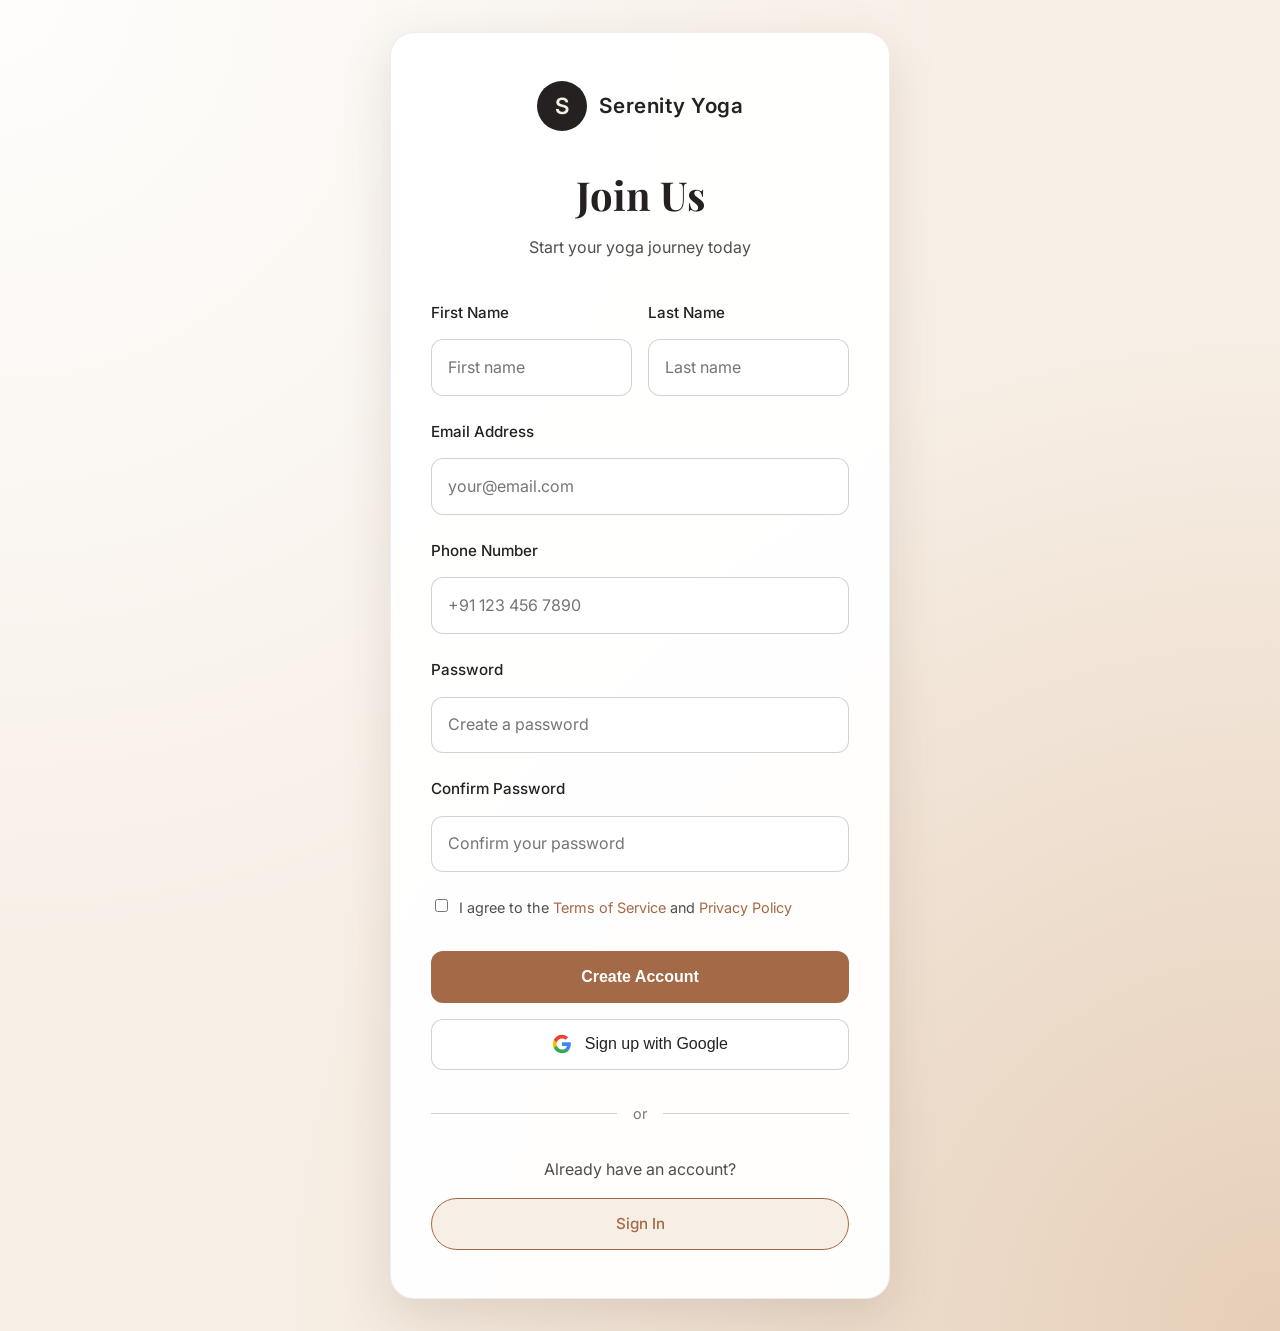
<file: register.html>
<!DOCTYPE html>
<html lang="en">

<head>
  <meta charset="UTF-8" />
  <meta name="viewport" content="width=device-width, initial-scale=1.0" />
  <title>Register | Serenity Yoga</title>
  <link rel="icon" type="image/svg+xml" href="favicon.svg" />
  <link rel="alternate icon" href="favicon.ico" />
  <link rel="stylesheet" href="styles.css" />
  <link
    href="https://fonts.googleapis.com/css2?family=Playfair+Display:wght@500;700&family=Inter:wght@300;400;500;600&display=swap"
    rel="stylesheet" />
  <style>
    body {
      min-height: 100vh;
      display: flex;
      flex-direction: column;
    }

    main {
      flex: 1;
      display: flex;
      align-items: center;
      justify-content: center;
      padding: 2rem 1rem;
      min-height: calc(100vh - 0px);
    }

    .auth-container {
      max-width: 500px;
      width: 100%;
      margin: 0 auto;
      padding: 0;
    }

    .auth-card {
      background: rgba(255, 255, 255, 0.95);
      border-radius: 24px;
      padding: 3rem 2.5rem;
      box-shadow: 0 16px 50px rgba(92, 68, 44, 0.15);
      border: 1px solid rgba(37, 33, 32, 0.08);
    }

    .auth-header {
      text-align: center;
      margin-bottom: 2.5rem;
    }

    .auth-brand {
      display: flex;
      align-items: center;
      justify-content: center;
      gap: 0.8rem;
      margin-bottom: 2rem;
      text-decoration: none;
      color: inherit;
      transition: opacity 0.2s ease;
    }

    .auth-brand:hover {
      opacity: 0.8;
    }

    .auth-brand .logo-mark {
      width: 50px;
      height: 50px;
      border-radius: 50%;
      background-color: #252120;
      color: #f7efe6;
      display: inline-flex;
      align-items: center;
      justify-content: center;
      font-weight: 600;
      font-size: 1.4rem;
    }

    .auth-brand .logo-text {
      font-weight: 600;
      font-size: 1.3rem;
      letter-spacing: 0.03em;
      color: #252120;
    }

    .auth-header h1 {
      font-family: "Playfair Display", serif;
      font-size: 2.5rem;
      margin: 0 0 0.5rem;
      color: #252120;
    }

    .auth-header p {
      color: rgba(37, 33, 32, 0.8);
      margin: 0;
    }

    .auth-form {
      display: grid;
      gap: 1.5rem;
    }

    .form-group {
      display: grid;
      gap: 0.5rem;
    }

    .form-group label {
      font-size: 0.95rem;
      font-weight: 500;
      color: #252120;
    }

    .form-group input {
      padding: 0.9rem 1rem;
      border-radius: 12px;
      border: 1px solid rgba(37, 33, 32, 0.2);
      font-size: 1rem;
      background-color: rgba(255, 255, 255, 0.9);
      transition: border-color 0.3s ease, box-shadow 0.3s ease;
    }

    .form-group input:focus {
      outline: none;
      border-color: #a46946;
      box-shadow: 0 0 0 3px rgba(164, 105, 70, 0.1);
    }

    .form-row {
      display: grid;
      grid-template-columns: 1fr 1fr;
      gap: 1rem;
    }

    .terms-checkbox {
      display: flex;
      align-items: flex-start;
      gap: 0.5rem;
      font-size: 0.9rem;
      color: rgba(37, 33, 32, 0.8);
    }

    .terms-checkbox input[type="checkbox"] {
      width: auto;
      margin-top: 0.2rem;
    }

    .terms-checkbox a {
      color: #a46946;
      text-decoration: none;
    }

    .terms-checkbox a:hover {
      text-decoration: underline;
    }

    .auth-submit {
      width: 100%;
      padding: 1rem;
      border-radius: 12px;
      font-size: 1rem;
      font-weight: 600;
      margin-top: 0.5rem;
    }

    .auth-divider {
      display: flex;
      align-items: center;
      gap: 1rem;
      margin: 2rem 0;
      color: rgba(37, 33, 32, 0.6);
      font-size: 0.9rem;
    }

    .auth-divider::before,
    .auth-divider::after {
      content: '';
      flex: 1;
      height: 1px;
      background: rgba(37, 33, 32, 0.2);
    }

    .auth-footer {
      text-align: center;
      margin-top: 2rem;
      color: rgba(37, 33, 32, 0.8);
    }

    .auth-footer a {
      color: #a46946;
      text-decoration: none;
      font-weight: 500;
      transition: color 0.2s ease;
    }

    .auth-footer a:hover {
      color: #8f5738;
      text-decoration: underline;
    }

    .google-btn {
      width: 100%;
      padding: 0.9rem 1rem;
      border-radius: 12px;
      font-size: 1rem;
      font-weight: 500;
      background: white;
      color: #252120;
      border: 1px solid rgba(37, 33, 32, 0.2);
      cursor: pointer;
      display: flex;
      align-items: center;
      justify-content: center;
      gap: 0.8rem;
      transition: all 0.3s ease;
      margin-top: 1rem;
      text-decoration: none;
    }

    .google-btn:hover {
      background: rgba(248, 249, 250, 1);
      border-color: rgba(37, 33, 32, 0.3);
      box-shadow: 0 2px 8px rgba(0, 0, 0, 0.1);
      transform: translateY(-1px);
    }

    .google-btn:active {
      transform: translateY(0);
    }

    .google-icon {
      width: 20px;
      height: 20px;
    }

    @media (max-width: 640px) {
      main {
        padding: 1.5rem 1rem;
        min-height: calc(100vh - 0px);
      }

      .auth-container {
        margin: 0 auto;
        padding: 0;
      }

      .auth-card {
        padding: 2rem 1.5rem;
      }

      .auth-header h1 {
        font-size: 2rem;
      }

      .auth-brand {
        margin-bottom: 1.5rem;
      }

      .form-row {
        grid-template-columns: 1fr;
      }
    }
  </style>
</head>

<body>
  <main>
    <div class="auth-container">
      <div class="auth-card">
        <div class="auth-header">
          <a href="index.html" class="auth-brand">
            <div class="logo-mark">S</div>
            <span class="logo-text">Serenity Yoga</span>
          </a>
          <h1>Join Us</h1>
          <p>Start your yoga journey today</p>
        </div>

        <form class="auth-form" onsubmit="event.preventDefault(); window.location.href='dashboard.html';">
          <div class="form-row">
            <div class="form-group">
              <label for="firstName">First Name</label>
              <input type="text" id="firstName" name="firstName" placeholder="First name" required />
            </div>
            <div class="form-group">
              <label for="lastName">Last Name</label>
              <input type="text" id="lastName" name="lastName" placeholder="Last name" required />
            </div>
          </div>

          <div class="form-group">
            <label for="email">Email Address</label>
            <input type="email" id="email" name="email" placeholder="your@email.com" required />
          </div>

          <div class="form-group">
            <label for="phone">Phone Number</label>
            <input type="tel" id="phone" name="phone" placeholder="+91 123 456 7890" required />
          </div>

          <div class="form-group">
            <label for="password">Password</label>
            <input type="password" id="password" name="password" placeholder="Create a password" required
              minlength="8" />
          </div>

          <div class="form-group">
            <label for="confirmPassword">Confirm Password</label>
            <input type="password" id="confirmPassword" name="confirmPassword" placeholder="Confirm your password"
              required minlength="8" />
          </div>

          <div class="terms-checkbox">
            <input type="checkbox" id="terms" name="terms" required />
            <label for="terms" style="margin: 0; font-weight: 400;">
              I agree to the <a href="#">Terms of Service</a> and <a href="#">Privacy Policy</a>
            </label>
          </div>

          <button type="submit" class="btn primary auth-submit">Create Account</button>
        </form>

        <button type="button" class="google-btn" onclick="window.location.href='dashboard.html';">
          <svg class="google-icon" viewBox="0 0 24 24" xmlns="http://www.w3.org/2000/svg">
            <path fill="#4285F4"
              d="M22.56 12.25c0-.78-.07-1.53-.2-2.25H12v4.26h5.92c-.26 1.37-1.04 2.53-2.21 3.31v2.77h3.57c2.08-1.92 3.28-4.74 3.28-8.09z" />
            <path fill="#34A853"
              d="M12 23c2.97 0 5.46-.98 7.28-2.66l-3.57-2.77c-.98.66-2.23 1.06-3.71 1.06-2.86 0-5.29-1.93-6.16-4.53H2.18v2.84C3.99 20.53 7.7 23 12 23z" />
            <path fill="#FBBC05"
              d="M5.84 14.09c-.22-.66-.35-1.36-.35-2.09s.13-1.43.35-2.09V7.07H2.18C1.43 8.55 1 10.22 1 12s.43 3.45 1.18 4.93l2.85-2.22.81-.62z" />
            <path fill="#EA4335"
              d="M12 5.38c1.62 0 3.06.56 4.21 1.64l3.15-3.15C17.45 2.09 14.97 1 12 1 7.7 1 3.99 3.47 2.18 7.07l3.66 2.84c.87-2.6 3.3-4.53 6.16-4.53z" />
          </svg>
          <span>Sign up with Google</span>
        </button>

        <div class="auth-divider">or</div>

        <div style="text-align: center;">
          <p style="margin: 0 0 1rem; color: rgba(37, 33, 32, 0.8);">Already have an account?</p>
          <a href="login.html" class="btn secondary" style="width: 100%;">Sign In</a>
        </div>
      </div>
    </div>
  </main>

  <script>
    // Password confirmation validation
    const password = document.getElementById('password');
    const confirmPassword = document.getElementById('confirmPassword');

    if (password && confirmPassword) {
      function validatePassword() {
        if (password.value !== confirmPassword.value) {
          confirmPassword.setCustomValidity('Passwords do not match');
        } else {
          confirmPassword.setCustomValidity('');
        }
      }

      password.addEventListener('change', validatePassword);
      confirmPassword.addEventListener('keyup', validatePassword);
    }
  </script>
</body>

</html>
</file>
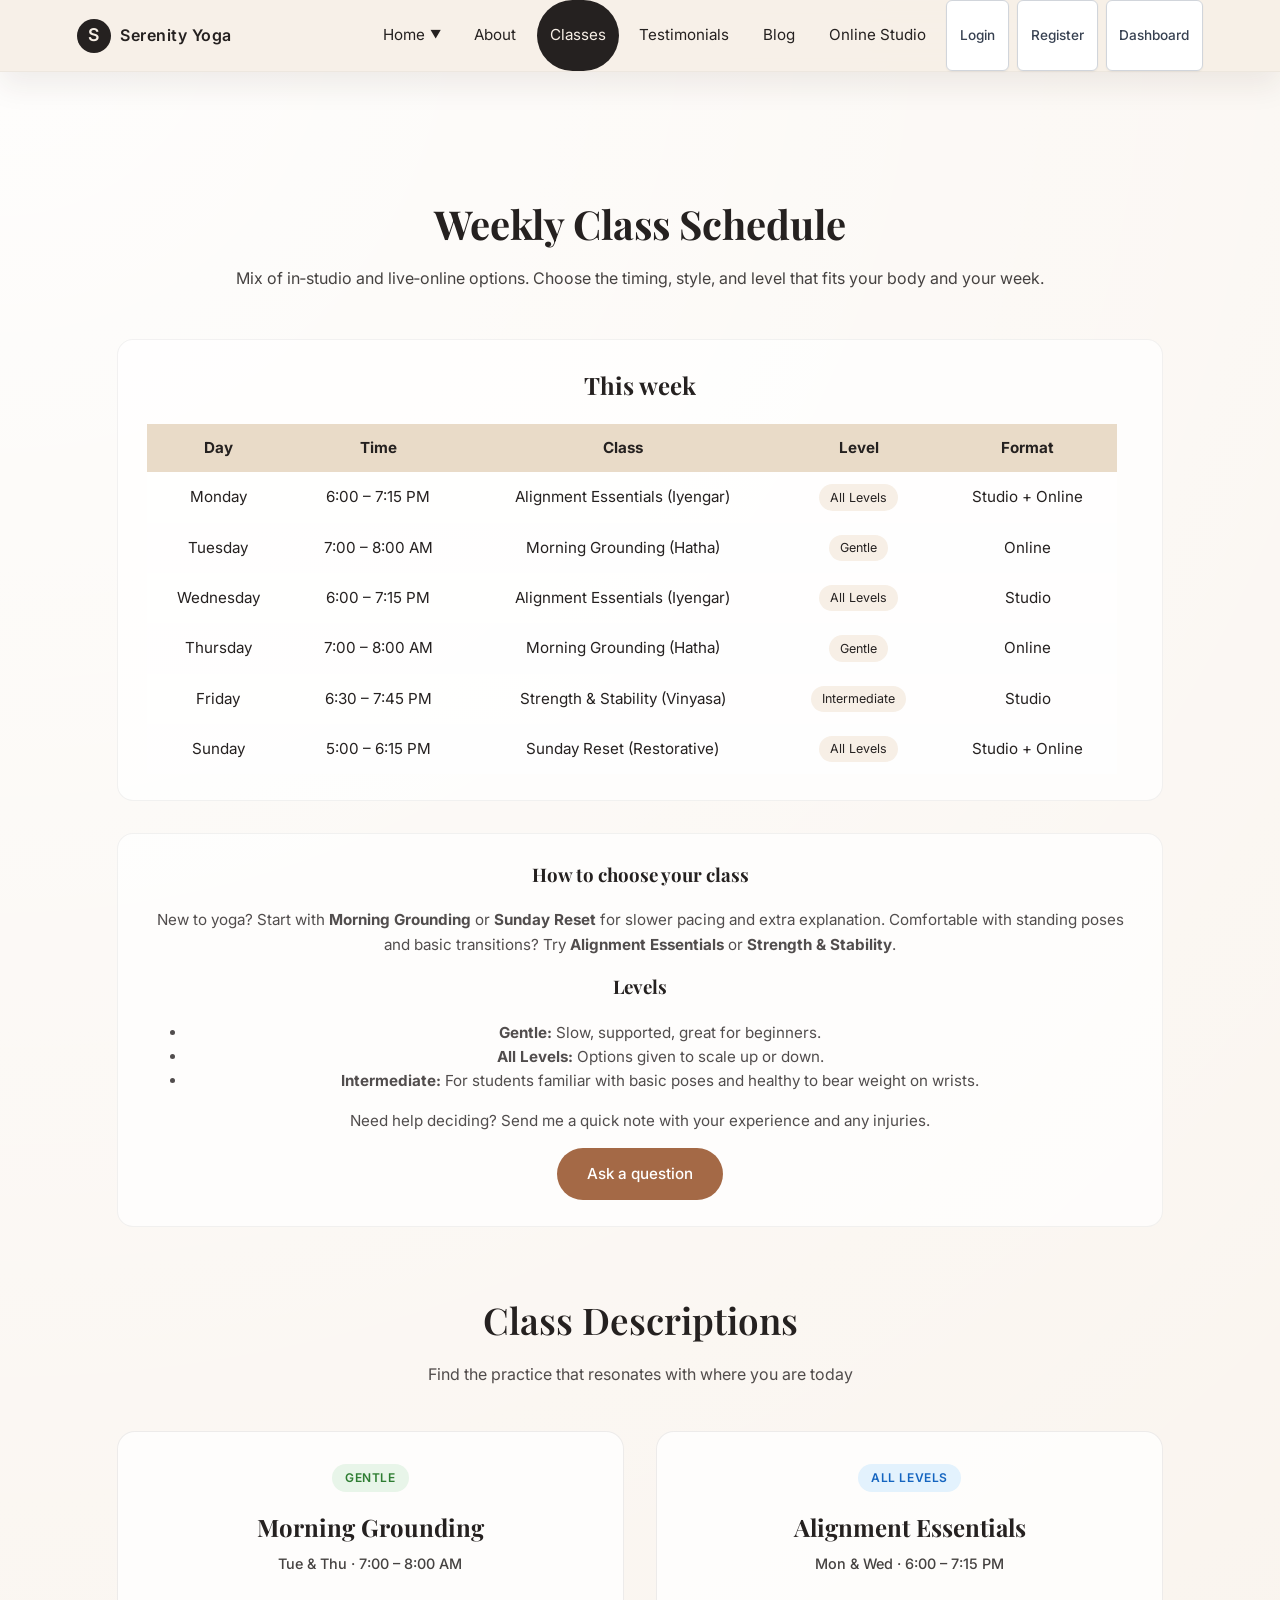
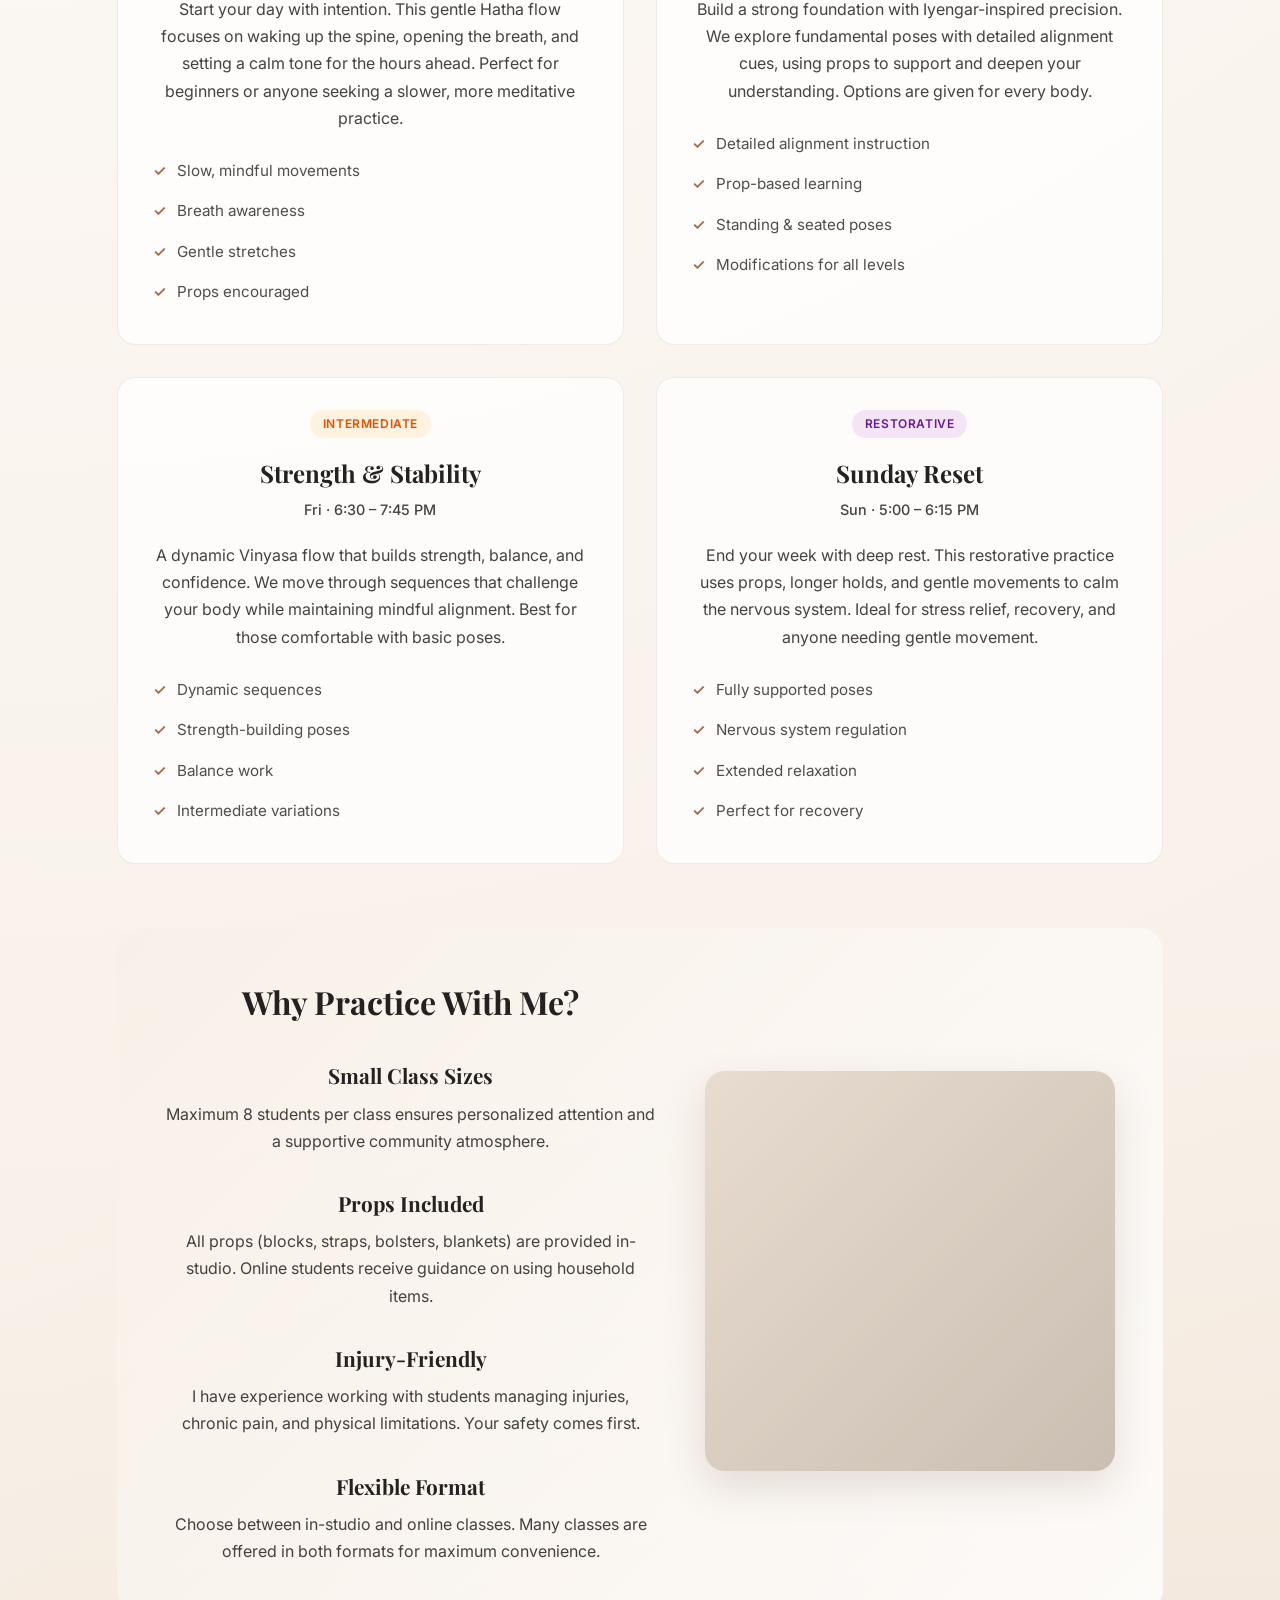
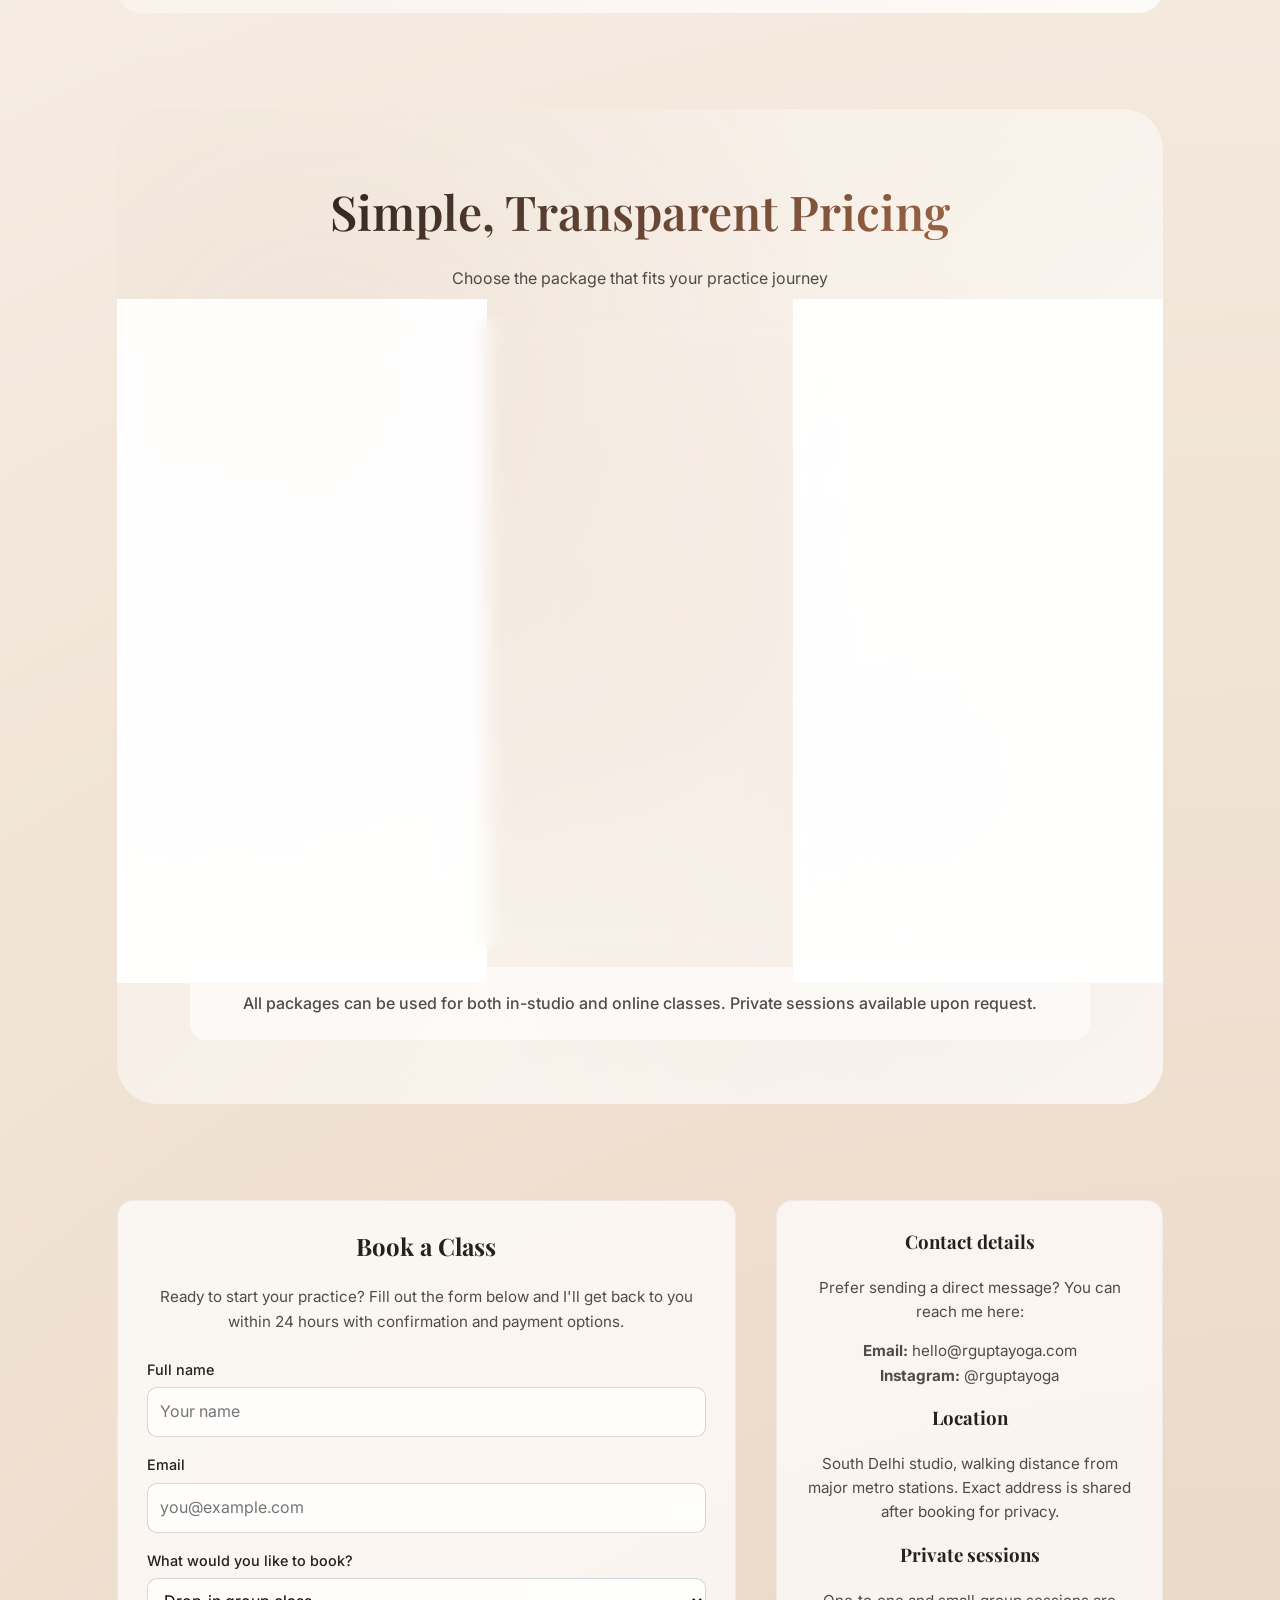
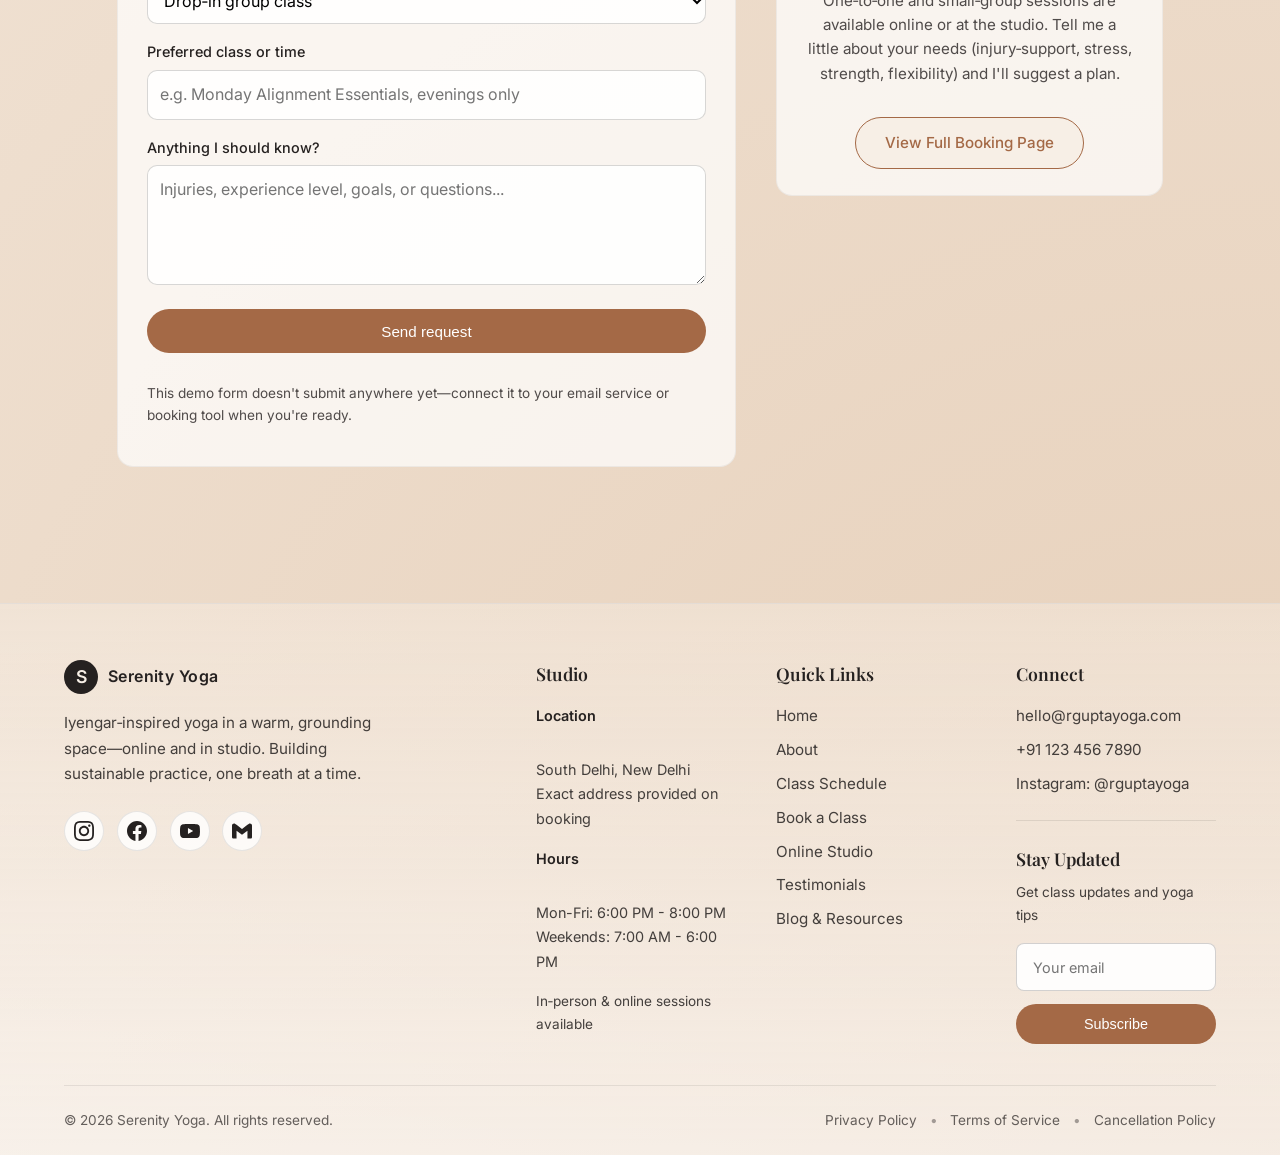
<file: schedule.html>
<!DOCTYPE html>
<html lang="en">
  <head>
    <meta charset="UTF-8" />
    <meta name="viewport" content="width=device-width, initial-scale=1.0" />
    <title>Class Schedule | Serenity Yoga</title>
    <link rel="icon" type="image/svg+xml" href="favicon.svg" />
    <link rel="alternate icon" href="favicon.ico" />
    <link rel="stylesheet" href="styles.css" />
    <link
      href="https://fonts.googleapis.com/css2?family=Playfair+Display:wght@500;700&family=Inter:wght@300;400;500;600&display=swap"
      rel="stylesheet"
    />
  </head>
  <body>
    <header class="site-header">
      <a href="index.html" class="logo-area">
        <div class="logo-mark">S</div>
        <span class="logo-text">Serenity Yoga</span>
      </a>
      <button class="menu-toggle" aria-label="Toggle menu" aria-expanded="false">
        <span></span>
        <span></span>
        <span></span>
      </button>
      <nav class="main-nav" id="main-nav">
        <div class="nav-dropdown">
          <a href="#" class="nav-dropdown-toggle">Home <span class="dropdown-arrow">▼</span></a>
          <div class="nav-dropdown-menu">
            <a href="index.html">Home</a>
            <a href="home2.html">Home 2</a>
          </div>
        </div>
        <a href="about.html">About</a>
        <a href="schedule.html" class="active">Classes</a>
        <a href="testimonials.html">Testimonials</a>
        <a href="blog.html">Blog</a>
        <a href="online.html">Online Studio</a>
        <a href="login.html" class="nav-btn">Login</a>
        <a href="register.html" class="nav-btn-primary">Register</a>
        <a href="dashboard.html" class="nav-btn">Dashboard</a>
      </nav>
    </header>

    <main>
      <section class="page-hero">
        <h1>Weekly Class Schedule</h1>
        <p>
          Mix of in‑studio and live‑online options. Choose the timing, style,
          and level that fits your body and your week.
        </p>
      </section>

      <section>
        <div class="panel">
          <h2>This week</h2>
          <div class="table-wrapper">
            <table class="schedule-table">
            <thead>
              <tr>
                <th>Day</th>
                <th>Time</th>
                <th>Class</th>
                <th>Level</th>
                <th>Format</th>
              </tr>
            </thead>
            <tbody>
              <tr>
                <td>Monday</td>
                <td>6:00 – 7:15 PM</td>
                <td>Alignment Essentials (Iyengar)</td>
                <td><span class="badge">All Levels</span></td>
                <td>Studio + Online</td>
              </tr>
              <tr>
                <td>Tuesday</td>
                <td>7:00 – 8:00 AM</td>
                <td>Morning Grounding (Hatha)</td>
                <td><span class="badge">Gentle</span></td>
                <td>Online</td>
              </tr>
              <tr>
                <td>Wednesday</td>
                <td>6:00 – 7:15 PM</td>
                <td>Alignment Essentials (Iyengar)</td>
                <td><span class="badge">All Levels</span></td>
                <td>Studio</td>
              </tr>
              <tr>
                <td>Thursday</td>
                <td>7:00 – 8:00 AM</td>
                <td>Morning Grounding (Hatha)</td>
                <td><span class="badge">Gentle</span></td>
                <td>Online</td>
              </tr>
              <tr>
                <td>Friday</td>
                <td>6:30 – 7:45 PM</td>
                <td>Strength & Stability (Vinyasa)</td>
                <td><span class="badge">Intermediate</span></td>
                <td>Studio</td>
              </tr>
              <tr>
                <td>Sunday</td>
                <td>5:00 – 6:15 PM</td>
                <td>Sunday Reset (Restorative)</td>
                <td><span class="badge">All Levels</span></td>
                <td>Studio + Online</td>
              </tr>
            </tbody>
          </table>
          </div>
        </div>

        <div class="panel" style="margin-top: 2rem;">
          <h3>How to choose your class</h3>
          <p class="muted">
            New to yoga? Start with <strong>Morning Grounding</strong> or
            <strong>Sunday Reset</strong> for slower pacing and extra
            explanation. Comfortable with standing poses and basic transitions?
            Try <strong>Alignment Essentials</strong> or
            <strong>Strength & Stability</strong>.
          </p>
          <h3>Levels</h3>
          <ul class="muted">
            <li><strong>Gentle:</strong> Slow, supported, great for beginners.</li>
            <li>
              <strong>All Levels:</strong> Options given to scale up or down.
            </li>
            <li>
              <strong>Intermediate:</strong> For students familiar with basic
              poses and healthy to bear weight on wrists.
            </li>
          </ul>
          <p class="muted">
            Need help deciding? Send me a quick note with your experience and
            any injuries.
          </p>
          <a href="booking.html" class="btn primary">Ask a question</a>
        </div>
      </section>

      <!-- CLASS DETAILS GRID -->
      <section class="class-details-section">
        <div class="section-heading">
          <h2>Class Descriptions</h2>
          <p>Find the practice that resonates with where you are today</p>
        </div>
        <div class="class-details-grid">
          <div class="class-detail-card">
            <span class="class-tag gentle">Gentle</span>
            <h3>Morning Grounding</h3>
            <p class="class-time">Tue & Thu · 7:00 – 8:00 AM</p>
            <p>Start your day with intention. This gentle Hatha flow focuses on waking up the spine, opening the breath, and setting a calm tone for the hours ahead. Perfect for beginners or anyone seeking a slower, more meditative practice.</p>
            <ul class="class-features">
              <li>Slow, mindful movements</li>
              <li>Breath awareness</li>
              <li>Gentle stretches</li>
              <li>Props encouraged</li>
            </ul>
          </div>
          <div class="class-detail-card">
            <span class="class-tag all-levels">All Levels</span>
            <h3>Alignment Essentials</h3>
            <p class="class-time">Mon & Wed · 6:00 – 7:15 PM</p>
            <p>Build a strong foundation with Iyengar-inspired precision. We explore fundamental poses with detailed alignment cues, using props to support and deepen your understanding. Options are given for every body.</p>
            <ul class="class-features">
              <li>Detailed alignment instruction</li>
              <li>Prop-based learning</li>
              <li>Standing & seated poses</li>
              <li>Modifications for all levels</li>
            </ul>
          </div>
          <div class="class-detail-card">
            <span class="class-tag intermediate">Intermediate</span>
            <h3>Strength & Stability</h3>
            <p class="class-time">Fri · 6:30 – 7:45 PM</p>
            <p>A dynamic Vinyasa flow that builds strength, balance, and confidence. We move through sequences that challenge your body while maintaining mindful alignment. Best for those comfortable with basic poses.</p>
            <ul class="class-features">
              <li>Dynamic sequences</li>
              <li>Strength-building poses</li>
              <li>Balance work</li>
              <li>Intermediate variations</li>
            </ul>
          </div>
          <div class="class-detail-card">
            <span class="class-tag restorative">Restorative</span>
            <h3>Sunday Reset</h3>
            <p class="class-time">Sun · 5:00 – 6:15 PM</p>
            <p>End your week with deep rest. This restorative practice uses props, longer holds, and gentle movements to calm the nervous system. Ideal for stress relief, recovery, and anyone needing gentle movement.</p>
            <ul class="class-features">
              <li>Fully supported poses</li>
              <li>Nervous system regulation</li>
              <li>Extended relaxation</li>
              <li>Perfect for recovery</li>
            </ul>
          </div>
        </div>
      </section>

      <!-- BENEFITS SECTION -->
      <section class="benefits-section">
        <div class="benefits-content">
          <div class="benefits-text">
            <h2>Why Practice With Me?</h2>
            <div class="benefit-item">
              <h3>Small Class Sizes</h3>
              <p>Maximum 8 students per class ensures personalized attention and a supportive community atmosphere.</p>
            </div>
            <div class="benefit-item">
              <h3>Props Included</h3>
              <p>All props (blocks, straps, bolsters, blankets) are provided in-studio. Online students receive guidance on using household items.</p>
            </div>
            <div class="benefit-item">
              <h3>Injury-Friendly</h3>
              <p>I have experience working with students managing injuries, chronic pain, and physical limitations. Your safety comes first.</p>
            </div>
            <div class="benefit-item">
              <h3>Flexible Format</h3>
              <p>Choose between in-studio and online classes. Many classes are offered in both formats for maximum convenience.</p>
            </div>
          </div>
          <div class="benefits-visual">
            <div class="benefits-image"></div>
          </div>
        </div>
      </section>

      <!-- PRICING SECTION -->
      <section class="pricing-section">
        <div class="section-heading">
          <h2>Simple, Transparent Pricing</h2>
          <p>Choose the package that fits your practice journey</p>
        </div>
        <div class="pricing-grid">
          <div class="pricing-card">
            <h3>Drop-In</h3>
            <div class="price">₹800</div>
            <p class="price-note">Single class</p>
            <ul class="pricing-features">
              <li>One-time class</li>
              <li>Studio or online</li>
              <li>Perfect for trying out</li>
              <li>No commitment</li>
            </ul>
            <a href="booking.html" class="btn secondary">Book Now</a>
          </div>
          <div class="pricing-card featured">
            <div class="popular-badge">Most Popular</div>
            <h3>4-Class Pack</h3>
            <div class="price">₹2,800</div>
            <p class="price-note">₹700 per class</p>
            <ul class="pricing-features">
              <li>4 classes</li>
              <li>Valid for 6 weeks</li>
              <li>Mix of formats</li>
              <li>Best value</li>
            </ul>
            <a href="booking.html" class="btn primary">Get Started</a>
          </div>
          <div class="pricing-card">
            <h3>8-Class Pack</h3>
            <div class="price">₹5,200</div>
            <p class="price-note">₹650 per class</p>
            <ul class="pricing-features">
              <li>8 classes</li>
              <li>Valid for 10 weeks</li>
              <li>All formats included</li>
              <li>Maximum savings</li>
            </ul>
            <a href="booking.html" class="btn secondary">Get Started</a>
          </div>
        </div>
        <p class="pricing-note">All packages can be used for both in-studio and online classes. Private sessions available upon request.</p>
      </section>

      <!-- BOOKING FORM SECTION -->
      <section class="two-column" id="booking-form">
        <div class="panel">
          <h2>Book a Class</h2>
          <p class="muted" style="margin-bottom: 1.5rem;">
            Ready to start your practice? Fill out the form below and I'll get back to you within 24 hours with confirmation and payment options.
          </p>
          <form>
            <div>
              <label for="name">Full name</label>
              <input id="name" type="text" placeholder="Your name" required />
            </div>
            <div>
              <label for="email">Email</label>
              <input
                id="email"
                type="email"
                placeholder="you@example.com"
                required
              />
            </div>
            <div>
              <label for="type">What would you like to book?</label>
              <select id="type">
                <option>Drop‑in group class</option>
                <option>4-Class Pack</option>
                <option>8-Class Pack</option>
                <option>Private 1:1 session</option>
                <option>Corporate / workplace session</option>
                <option>Just have a question</option>
              </select>
            </div>
            <div>
              <label for="class">Preferred class or time</label>
              <input
                id="class"
                type="text"
                placeholder="e.g. Monday Alignment Essentials, evenings only"
              />
            </div>
            <div>
              <label for="message">Anything I should know?</label>
              <textarea
                id="message"
                placeholder="Injuries, experience level, goals, or questions..."
              ></textarea>
            </div>
            <button type="submit" class="btn primary">Send request</button>
            <p class="small">
              This demo form doesn't submit anywhere yet—connect it to your
              email service or booking tool when you're ready.
            </p>
          </form>
        </div>

        <aside class="panel">
          <h3>Contact details</h3>
          <p class="muted">
            Prefer sending a direct message? You can reach me here:
          </p>
          <p class="muted">
            <strong>Email:</strong> hello@rguptayoga.com<br />
            <strong>Instagram:</strong> @rguptayoga
          </p>
          <h3>Location</h3>
          <p class="muted">
            South Delhi studio, walking distance from major metro stations.
            Exact address is shared after booking for privacy.
          </p>
          <h3>Private sessions</h3>
          <p class="muted">
            One‑to‑one and small‑group sessions are available online or at the
            studio. Tell me a little about your needs (injury‑support, stress,
            strength, flexibility) and I'll suggest a plan.
          </p>
          <a href="booking.html" class="btn secondary" style="margin-top: 1rem;">View Full Booking Page</a>
        </aside>
      </section>
    </main>

    <footer class="site-footer">
      <div class="footer-main">
        <div class="footer-brand">
          <div class="footer-logo">
            <div class="logo-mark">S</div>
            <span class="logo-text">Serenity Yoga</span>
          </div>
          <p>
            Iyengar‑inspired yoga in a warm, grounding space—online and in
            studio. Building sustainable practice, one breath at a time.
          </p>
          <div class="social-icons">
            <a href="https://instagram.com/rguptayoga" target="_blank" rel="noopener noreferrer" aria-label="Instagram" class="social-icon">
              <svg width="20" height="20" viewBox="0 0 24 24" fill="currentColor">
                <path d="M12 2.163c3.204 0 3.584.012 4.85.07 3.252.148 4.771 1.691 4.919 4.919.058 1.265.069 1.645.069 4.849 0 3.205-.012 3.584-.069 4.849-.149 3.225-1.664 4.771-4.919 4.919-1.266.058-1.644.07-4.85.07-3.204 0-3.584-.012-4.849-.07-3.26-.149-4.771-1.699-4.919-4.92-.058-1.265-.07-1.644-.07-4.849 0-3.204.013-3.583.07-4.849.149-3.227 1.664-4.771 4.919-4.919 1.266-.057 1.645-.069 4.849-.069zm0-2.163c-3.259 0-3.667.014-4.947.072-4.358.2-6.78 2.618-6.98 6.98-.059 1.281-.073 1.689-.073 4.948 0 3.259.014 3.668.072 4.948.2 4.358 2.618 6.78 6.98 6.98 1.281.058 1.689.072 4.948.072 3.259 0 3.668-.014 4.948-.072 4.354-.2 6.782-2.618 6.979-6.98.059-1.28.073-1.689.073-4.948 0-3.259-.014-3.667-.072-4.947-.196-4.354-2.617-6.78-6.979-6.98-1.281-.059-1.69-.073-4.949-.073zm0 5.838c-3.403 0-6.162 2.759-6.162 6.162s2.759 6.163 6.162 6.163 6.162-2.759 6.162-6.163c0-3.403-2.759-6.162-6.162-6.162zm0 10.162c-2.209 0-4-1.79-4-4 0-2.209 1.791-4 4-4s4 1.791 4 4c0 2.21-1.791 4-4 4zm6.406-11.845c-.796 0-1.441.645-1.441 1.44s.645 1.44 1.441 1.44c.795 0 1.439-.645 1.439-1.44s-.644-1.44-1.439-1.44z"/>
              </svg>
            </a>
            <a href="https://facebook.com/rguptayoga" target="_blank" rel="noopener noreferrer" aria-label="Facebook" class="social-icon">
              <svg width="20" height="20" viewBox="0 0 24 24" fill="currentColor">
                <path d="M24 12.073c0-6.627-5.373-12-12-12s-12 5.373-12 12c0 5.99 4.388 10.954 10.125 11.854v-8.385H7.078v-3.47h3.047V9.43c0-3.007 1.792-4.669 4.533-4.669 1.312 0 2.686.235 2.686.235v2.953H15.83c-1.491 0-1.956.925-1.956 1.874v2.25h3.328l-.532 3.47h-2.796v8.385C19.612 23.027 24 18.062 24 12.073z"/>
              </svg>
            </a>
            <a href="https://youtube.com/@rguptayoga" target="_blank" rel="noopener noreferrer" aria-label="YouTube" class="social-icon">
              <svg width="20" height="20" viewBox="0 0 24 24" fill="currentColor">
                <path d="M23.498 6.186a3.016 3.016 0 0 0-2.122-2.136C19.505 3.545 12 3.545 12 3.545s-7.505 0-9.377.505A3.017 3.017 0 0 0 .502 6.186C0 8.07 0 12 0 12s0 3.93.502 5.814a3.016 3.016 0 0 0 2.122 2.136c1.871.505 9.376.505 9.376.505s7.505 0 9.377-.505a3.015 3.015 0 0 0 2.122-2.136C24 15.93 24 12 24 12s0-3.93-.502-5.814zM9.545 15.568V8.432L15.818 12l-6.273 3.568z"/>
              </svg>
            </a>
            <a href="mailto:hello@rguptayoga.com" aria-label="Email" class="social-icon">
              <svg width="20" height="20" viewBox="0 0 24 24" fill="currentColor">
                <path d="M24 5.457v13.909c0 .904-.732 1.636-1.636 1.636h-3.819V11.73L12 16.64l-6.545-4.91v9.273H1.636A1.636 1.636 0 0 1 0 19.366V5.457c0-2.023 2.309-3.178 3.927-1.964L5.455 4.64 12 9.548l6.545-4.91 1.528-1.145C21.69 2.28 24 3.434 24 5.457z"/>
              </svg>
            </a>
          </div>
        </div>
        <div class="footer-columns">
          <div class="footer-column">
            <h4>Studio</h4>
            <p><strong>Location</strong><br />South Delhi, New Delhi<br />Exact address provided on booking</p>
            <p><strong>Hours</strong><br />Mon-Fri: 6:00 PM - 8:00 PM<br />Weekends: 7:00 AM - 6:00 PM</p>
            <p class="small">In‑person & online sessions available</p>
          </div>
          <div class="footer-column">
            <h4>Quick Links</h4>
            <ul class="footer-links">
              <li><a href="index.html">Home</a></li>
              <li><a href="about.html">About</a></li>
              <li><a href="schedule.html">Class Schedule</a></li>
              <li><a href="booking.html">Book a Class</a></li>
              <li><a href="online.html">Online Studio</a></li>
              <li><a href="testimonials.html">Testimonials</a></li>
              <li><a href="blog.html">Blog & Resources</a></li>
            </ul>
          </div>
          <div class="footer-column">
            <h4>Connect</h4>
            <ul class="footer-links">
              <li><a href="mailto:hello@rguptayoga.com">hello@rguptayoga.com</a></li>
              <li><a href="tel:+911234567890">+91 123 456 7890</a></li>
              <li><a href="https://instagram.com/rguptayoga" target="_blank" rel="noopener noreferrer">Instagram: @rguptayoga</a></li>
            </ul>
            <div class="newsletter">
              <h4>Stay Updated</h4>
              <p class="small">Get class updates and yoga tips</p>
              <form class="newsletter-form" onsubmit="event.preventDefault(); alert('Thank you for subscribing!');">
                <input type="email" placeholder="Your email" required />
                <button type="submit" class="btn primary">Subscribe</button>
              </form>
            </div>
          </div>
        </div>
      </div>
      <div class="footer-bottom">
        <div class="footer-bottom-content">
          <span>© <span id="year"></span> Serenity Yoga. All rights reserved.</span>
          <div class="footer-legal">
            <a href="#">Privacy Policy</a>
            <span>•</span>
            <a href="#">Terms of Service</a>
            <span>•</span>
            <a href="#">Cancellation Policy</a>
          </div>
        </div>
      </div>
    </footer>

    <!-- Scroll to Top Button -->
    <button class="scroll-to-top" id="scrollToTop" aria-label="Scroll to top">
      <svg width="20" height="20" viewBox="0 0 24 24" fill="none" stroke="currentColor" stroke-width="2">
        <path d="M18 15l-6-6-6 6"/>
      </svg>
    </button>

    <script>
      const yearSpan = document.getElementById("year");
      if (yearSpan) {
        yearSpan.textContent = new Date().getFullYear();
      }

      // Menu toggle functionality
      const menuToggle = document.querySelector('.menu-toggle');
      const mainNav = document.getElementById('main-nav');
      
      if (menuToggle && mainNav) {
        menuToggle.addEventListener('click', function() {
          const isExpanded = menuToggle.getAttribute('aria-expanded') === 'true';
          menuToggle.setAttribute('aria-expanded', !isExpanded);
          mainNav.classList.toggle('nav-open');
          menuToggle.classList.toggle('active');
        });

      }

      // Dropdown functionality - handle all dropdowns FIRST (before nav links)
      const dropdowns = document.querySelectorAll('.nav-dropdown');
      
      dropdowns.forEach((dropdown) => {
        const dropdownToggle = dropdown.querySelector('.nav-dropdown-toggle');
        const dropdownMenu = dropdown.querySelector('.nav-dropdown-menu');
        const dropdownItems = dropdownMenu ? dropdownMenu.querySelectorAll('a') : [];
        
        if (dropdownToggle && dropdownMenu) {
          // Handle toggle click/touch
          const handleToggle = function(e) {
            e.preventDefault();
            e.stopPropagation();
            e.stopImmediatePropagation();
            
            // Close other dropdowns
            dropdowns.forEach((otherDropdown) => {
              if (otherDropdown !== dropdown) {
                const otherMenu = otherDropdown.querySelector('.nav-dropdown-menu');
                if (otherMenu) {
                  otherMenu.classList.remove('show');
                }
              }
            });
            
            // Toggle this dropdown
            dropdownMenu.classList.toggle('show');
            
            return false;
          };
          
          // Add event listeners - use capture phase and make sure they run first
          dropdownToggle.addEventListener('click', handleToggle, true);
          dropdownToggle.addEventListener('touchend', function(e) {
            e.preventDefault();
            e.stopPropagation();
            e.stopImmediatePropagation();
            handleToggle(e);
            return false;
          }, true);

          // Close mobile menu when clicking dropdown items
          dropdownItems.forEach(item => {
            item.addEventListener('click', function(e) {
              if (window.innerWidth <= 960) {
                if (mainNav) {
                  mainNav.classList.remove('nav-open');
                }
                if (menuToggle) {
                  menuToggle.classList.remove('active');
                  menuToggle.setAttribute('aria-expanded', 'false');
                }
                dropdownMenu.classList.remove('show');
              }
            });
          });
        }
      });

      // Close menu when clicking on a link (but not dropdown toggle or dropdown items)
      if (mainNav) {
        const navLinks = mainNav.querySelectorAll('a');
        navLinks.forEach(link => {
          link.addEventListener('click', function(e) {
            // Don't close menu if clicking dropdown toggle or dropdown items
            if (!link.classList.contains('nav-dropdown-toggle') && !link.closest('.nav-dropdown-menu')) {
              if (mainNav) {
                mainNav.classList.remove('nav-open');
              }
              if (menuToggle) {
                menuToggle.classList.remove('active');
                menuToggle.setAttribute('aria-expanded', 'false');
              }
            }
          });
        });
      }

      // Close dropdowns when clicking outside (desktop only)
      if (window.innerWidth > 960) {
        document.addEventListener('click', function(e) {
          if (!e.target.closest('.nav-dropdown')) {
            dropdownMenus.forEach(menu => {
              menu.classList.remove('show');
            });
          }
        });
      }

      // Scroll to top functionality
      const scrollToTopBtn = document.getElementById('scrollToTop');
      if (scrollToTopBtn) {
        // Show/hide button based on scroll position
        window.addEventListener('scroll', function() {
          if (window.pageYOffset > 300) {
            scrollToTopBtn.classList.add('show');
          } else {
            scrollToTopBtn.classList.remove('show');
          }
        });

        // Scroll to top when button is clicked
        scrollToTopBtn.addEventListener('click', function() {
          window.scrollTo({
            top: 0,
            behavior: 'smooth'
          });
        });
      }

      // Ensure logo link works properly
      const logoLink = document.querySelector('.logo-area');
      if (logoLink && logoLink.tagName === 'A') {
        logoLink.addEventListener('click', function(e) {
          // Allow default navigation behavior
          window.location.href = this.getAttribute('href');
        });
      }
    </script>
  </body>
</html>
</file>
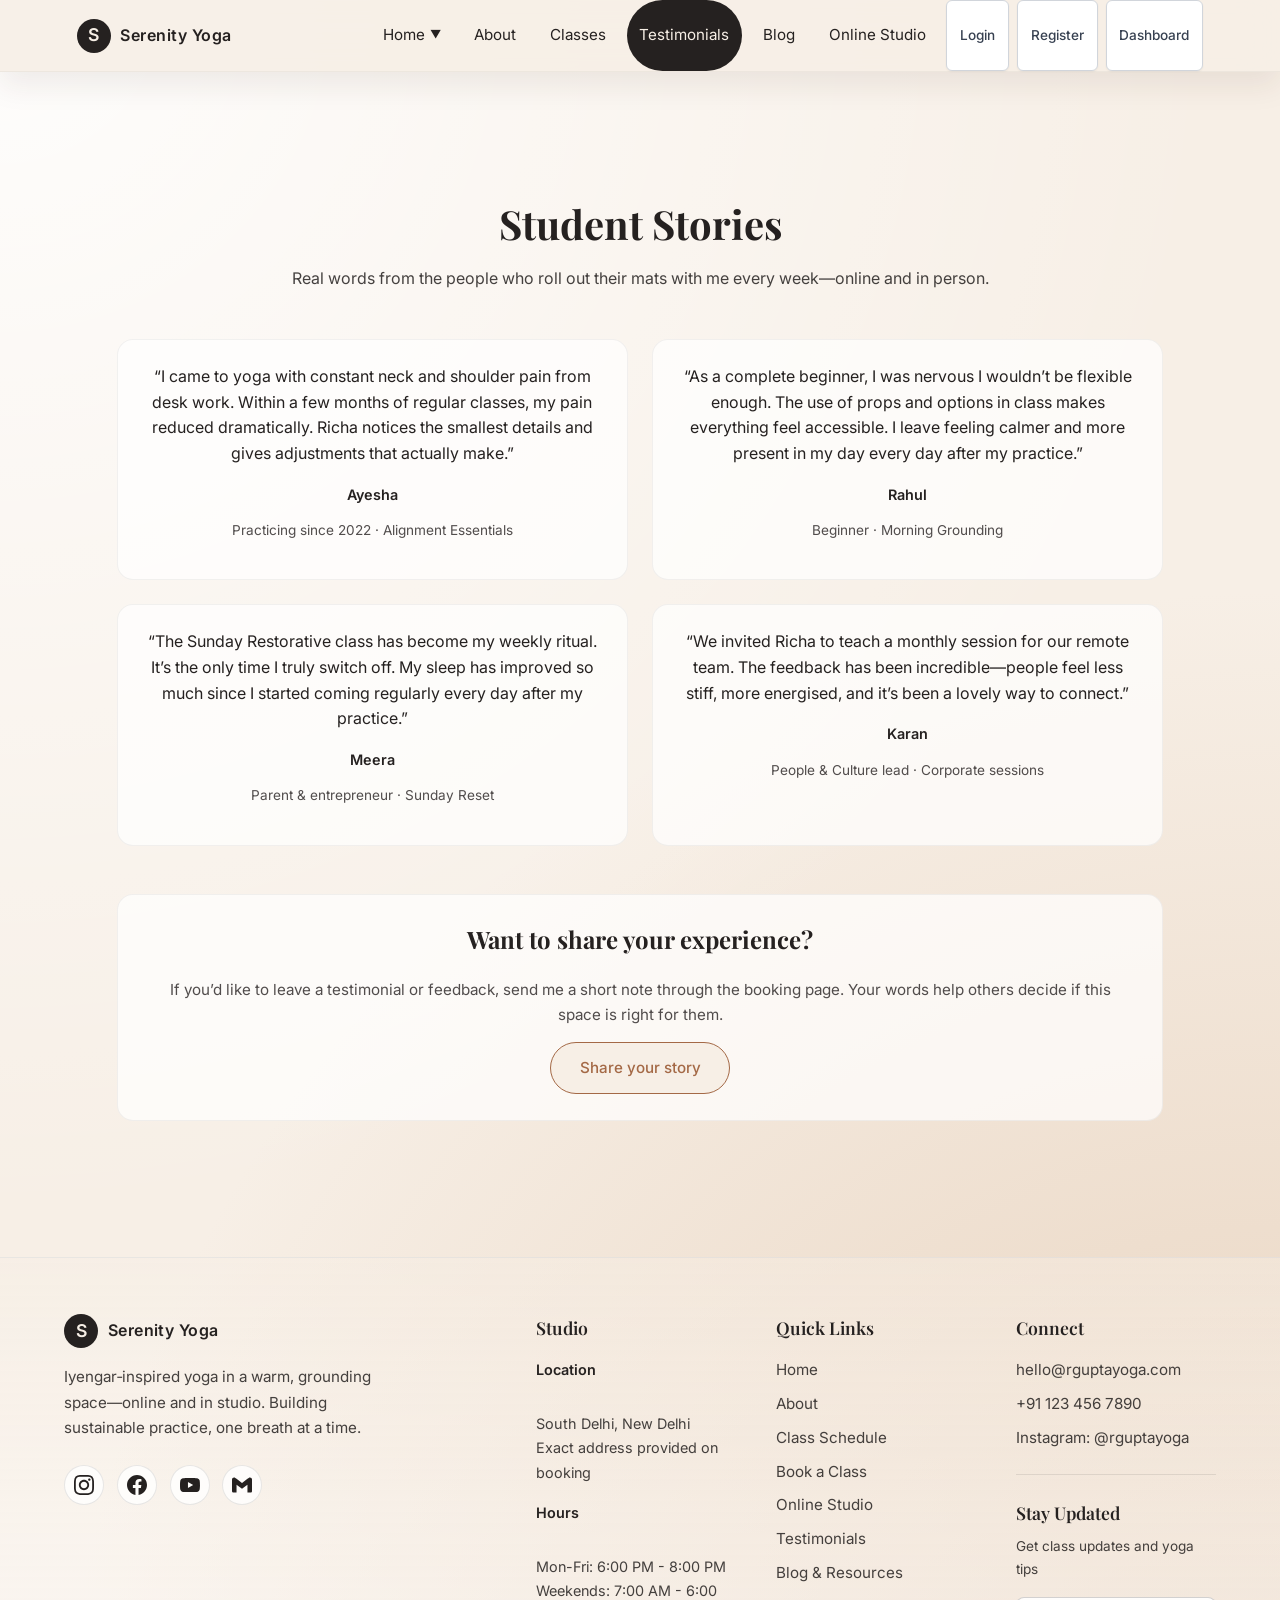
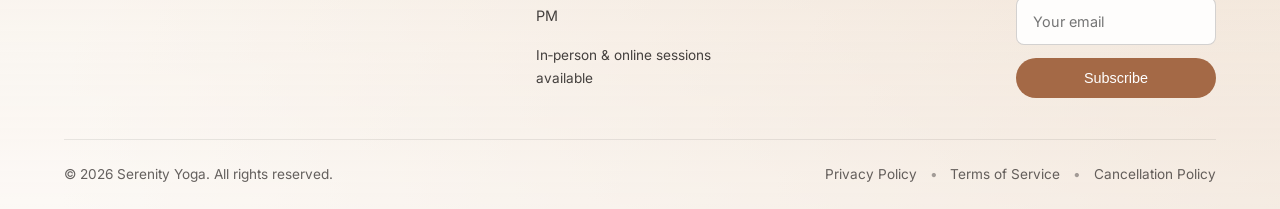
<file: testimonials.html>
<!DOCTYPE html>
<html lang="en">
  <head>
    <meta charset="UTF-8" />
    <meta name="viewport" content="width=device-width, initial-scale=1.0" />
    <title>Student Testimonials | Serenity Yoga</title>
    <link rel="icon" type="image/svg+xml" href="favicon.svg" />
    <link rel="alternate icon" href="favicon.ico" />
    <link rel="stylesheet" href="styles.css" />
    <link
      href="https://fonts.googleapis.com/css2?family=Playfair+Display:wght@500;700&family=Inter:wght@300;400;500;600&display=swap"
      rel="stylesheet"
    />
  </head>
  <body>
    <header class="site-header">
      <a href="index.html" class="logo-area">
        <div class="logo-mark">S</div>
        <span class="logo-text">Serenity Yoga</span>
      </a>
      <button class="menu-toggle" aria-label="Toggle menu" aria-expanded="false">
        <span></span>
        <span></span>
        <span></span>
      </button>
      <nav class="main-nav" id="main-nav">
        <div class="nav-dropdown">
          <a href="#" class="nav-dropdown-toggle">Home <span class="dropdown-arrow">▼</span></a>
          <div class="nav-dropdown-menu">
            <a href="index.html">Home</a>
            <a href="home2.html">Home 2</a>
          </div>
        </div>
        <a href="about.html">About</a>
        <a href="schedule.html">Classes</a>
        <a href="testimonials.html" class="active">Testimonials</a>
        <a href="blog.html">Blog</a>
        <a href="online.html">Online Studio</a>
        <a href="login.html" class="nav-btn">Login</a>
        <a href="register.html" class="nav-btn-primary">Register</a>
        <a href="dashboard.html" class="nav-btn">Dashboard</a>
      </nav>
    </header>

    <main>
      <section class="page-hero">
        <h1>Student Stories</h1>
        <p>
          Real words from the people who roll out their mats with me every
          week—online and in person.
        </p>
      </section>

      <section class="testimonial-list">
        <article class="testimonial-item">
          <p>
            “I came to yoga with constant neck and shoulder pain from desk work.
            Within a few months of regular classes, my pain reduced
            dramatically. Richa notices the smallest details and gives
            adjustments that actually make.”
          </p>
          <p class="name">Ayesha</p>
          <p class="details">Practicing since 2022 · Alignment Essentials</p>
        </article>
        <article class="testimonial-item">
          <p>
            “As a complete beginner, I was nervous I wouldn’t be flexible
            enough. The use of props and options in class makes everything feel
            accessible. I leave feeling calmer and more present in my day every day after my practice.”
          </p>
          <p class="name">Rahul</p>
          <p class="details">Beginner · Morning Grounding</p>
        </article>
        <article class="testimonial-item">
          <p>
            “The Sunday Restorative class has become my weekly ritual. It’s the
            only time I truly switch off. My sleep has improved so much since I
            started coming regularly every day after my practice.”
          </p>
          <p class="name">Meera</p>
          <p class="details">Parent & entrepreneur · Sunday Reset</p>
        </article>
        <article class="testimonial-item">
          <p>
            “We invited Richa to teach a monthly session for our remote team.
            The feedback has been incredible—people feel less stiff, more
            energised, and it’s been a lovely way to connect.”
          </p>
          <p class="name">Karan</p>
          <p class="details">People & Culture lead · Corporate sessions</p>
        </article>
      </section>

      <section style="margin-top: 3rem">
        <div class="panel">
          <h2>Want to share your experience?</h2>
          <p class="muted">
            If you’d like to leave a testimonial or feedback, send me a short
            note through the booking page. Your words help others decide if this
            space is right for them.
          </p>
          <a href="booking.html" class="btn secondary">Share your story</a>
        </div>
      </section>
    </main>

    <footer class="site-footer">
      <div class="footer-main">
        <div class="footer-brand">
          <div class="footer-logo">
            <div class="logo-mark">S</div>
            <span class="logo-text">Serenity Yoga</span>
          </div>
          <p>
            Iyengar‑inspired yoga in a warm, grounding space—online and in
            studio. Building sustainable practice, one breath at a time.
          </p>
          <div class="social-icons">
            <a href="https://instagram.com/rguptayoga" target="_blank" rel="noopener noreferrer" aria-label="Instagram" class="social-icon">
              <svg width="20" height="20" viewBox="0 0 24 24" fill="currentColor">
                <path d="M12 2.163c3.204 0 3.584.012 4.85.07 3.252.148 4.771 1.691 4.919 4.919.058 1.265.069 1.645.069 4.849 0 3.205-.012 3.584-.069 4.849-.149 3.225-1.664 4.771-4.919 4.919-1.266.058-1.644.07-4.85.07-3.204 0-3.584-.012-4.849-.07-3.26-.149-4.771-1.699-4.919-4.92-.058-1.265-.07-1.644-.07-4.849 0-3.204.013-3.583.07-4.849.149-3.227 1.664-4.771 4.919-4.919 1.266-.057 1.645-.069 4.849-.069zm0-2.163c-3.259 0-3.667.014-4.947.072-4.358.2-6.78 2.618-6.98 6.98-.059 1.281-.073 1.689-.073 4.948 0 3.259.014 3.668.072 4.948.2 4.358 2.618 6.78 6.98 6.98 1.281.058 1.689.072 4.948.072 3.259 0 3.668-.014 4.948-.072 4.354-.2 6.782-2.618 6.979-6.98.059-1.28.073-1.689.073-4.948 0-3.259-.014-3.667-.072-4.947-.196-4.354-2.617-6.78-6.979-6.98-1.281-.059-1.69-.073-4.949-.073zm0 5.838c-3.403 0-6.162 2.759-6.162 6.162s2.759 6.163 6.162 6.163 6.162-2.759 6.162-6.163c0-3.403-2.759-6.162-6.162-6.162zm0 10.162c-2.209 0-4-1.79-4-4 0-2.209 1.791-4 4-4s4 1.791 4 4c0 2.21-1.791 4-4 4zm6.406-11.845c-.796 0-1.441.645-1.441 1.44s.645 1.44 1.441 1.44c.795 0 1.439-.645 1.439-1.44s-.644-1.44-1.439-1.44z"/>
              </svg>
            </a>
            <a href="https://facebook.com/rguptayoga" target="_blank" rel="noopener noreferrer" aria-label="Facebook" class="social-icon">
              <svg width="20" height="20" viewBox="0 0 24 24" fill="currentColor">
                <path d="M24 12.073c0-6.627-5.373-12-12-12s-12 5.373-12 12c0 5.99 4.388 10.954 10.125 11.854v-8.385H7.078v-3.47h3.047V9.43c0-3.007 1.792-4.669 4.533-4.669 1.312 0 2.686.235 2.686.235v2.953H15.83c-1.491 0-1.956.925-1.956 1.874v2.25h3.328l-.532 3.47h-2.796v8.385C19.612 23.027 24 18.062 24 12.073z"/>
              </svg>
            </a>
            <a href="https://youtube.com/@rguptayoga" target="_blank" rel="noopener noreferrer" aria-label="YouTube" class="social-icon">
              <svg width="20" height="20" viewBox="0 0 24 24" fill="currentColor">
                <path d="M23.498 6.186a3.016 3.016 0 0 0-2.122-2.136C19.505 3.545 12 3.545 12 3.545s-7.505 0-9.377.505A3.017 3.017 0 0 0 .502 6.186C0 8.07 0 12 0 12s0 3.93.502 5.814a3.016 3.016 0 0 0 2.122 2.136c1.871.505 9.376.505 9.376.505s7.505 0 9.377-.505a3.015 3.015 0 0 0 2.122-2.136C24 15.93 24 12 24 12s0-3.93-.502-5.814zM9.545 15.568V8.432L15.818 12l-6.273 3.568z"/>
              </svg>
            </a>
            <a href="mailto:hello@rguptayoga.com" aria-label="Email" class="social-icon">
              <svg width="20" height="20" viewBox="0 0 24 24" fill="currentColor">
                <path d="M24 5.457v13.909c0 .904-.732 1.636-1.636 1.636h-3.819V11.73L12 16.64l-6.545-4.91v9.273H1.636A1.636 1.636 0 0 1 0 19.366V5.457c0-2.023 2.309-3.178 3.927-1.964L5.455 4.64 12 9.548l6.545-4.91 1.528-1.145C21.69 2.28 24 3.434 24 5.457z"/>
              </svg>
            </a>
          </div>
        </div>
        <div class="footer-columns">
          <div class="footer-column">
            <h4>Studio</h4>
            <p><strong>Location</strong><br />South Delhi, New Delhi<br />Exact address provided on booking</p>
            <p><strong>Hours</strong><br />Mon-Fri: 6:00 PM - 8:00 PM<br />Weekends: 7:00 AM - 6:00 PM</p>
            <p class="small">In‑person & online sessions available</p>
          </div>
          <div class="footer-column">
            <h4>Quick Links</h4>
            <ul class="footer-links">
              <li><a href="index.html">Home</a></li>
              <li><a href="about.html">About</a></li>
              <li><a href="schedule.html">Class Schedule</a></li>
              <li><a href="booking.html">Book a Class</a></li>
              <li><a href="online.html">Online Studio</a></li>
              <li><a href="testimonials.html">Testimonials</a></li>
              <li><a href="blog.html">Blog & Resources</a></li>
            </ul>
          </div>
          <div class="footer-column">
            <h4>Connect</h4>
            <ul class="footer-links">
              <li><a href="mailto:hello@rguptayoga.com">hello@rguptayoga.com</a></li>
              <li><a href="tel:+911234567890">+91 123 456 7890</a></li>
              <li><a href="https://instagram.com/rguptayoga" target="_blank" rel="noopener noreferrer">Instagram: @rguptayoga</a></li>
            </ul>
            <div class="newsletter">
              <h4>Stay Updated</h4>
              <p class="small">Get class updates and yoga tips</p>
              <form class="newsletter-form" onsubmit="event.preventDefault(); alert('Thank you for subscribing!');">
                <input type="email" placeholder="Your email" required />
                <button type="submit" class="btn primary">Subscribe</button>
              </form>
            </div>
          </div>
        </div>
      </div>
      <div class="footer-bottom">
        <div class="footer-bottom-content">
          <span>© <span id="year"></span> Serenity Yoga. All rights reserved.</span>
          <div class="footer-legal">
            <a href="#">Privacy Policy</a>
            <span>•</span>
            <a href="#">Terms of Service</a>
            <span>•</span>
            <a href="#">Cancellation Policy</a>
          </div>
        </div>
      </div>
    </footer>

    <!-- Scroll to Top Button -->
    <button class="scroll-to-top" id="scrollToTop" aria-label="Scroll to top">
      <svg width="20" height="20" viewBox="0 0 24 24" fill="none" stroke="currentColor" stroke-width="2">
        <path d="M18 15l-6-6-6 6"/>
      </svg>
    </button>

    <script>
      const yearSpan = document.getElementById("year");
      if (yearSpan) {
        yearSpan.textContent = new Date().getFullYear();
      }

      // Menu toggle functionality
      const menuToggle = document.querySelector('.menu-toggle');
      const mainNav = document.getElementById('main-nav');
      
      if (menuToggle && mainNav) {
        menuToggle.addEventListener('click', function() {
          const isExpanded = menuToggle.getAttribute('aria-expanded') === 'true';
          menuToggle.setAttribute('aria-expanded', !isExpanded);
          mainNav.classList.toggle('nav-open');
          menuToggle.classList.toggle('active');
        });

      }

      // Dropdown functionality - handle all dropdowns FIRST (before nav links)
      const dropdowns = document.querySelectorAll('.nav-dropdown');
      
      dropdowns.forEach((dropdown) => {
        const dropdownToggle = dropdown.querySelector('.nav-dropdown-toggle');
        const dropdownMenu = dropdown.querySelector('.nav-dropdown-menu');
        const dropdownItems = dropdownMenu ? dropdownMenu.querySelectorAll('a') : [];
        
        if (dropdownToggle && dropdownMenu) {
          // Handle toggle click/touch
          const handleToggle = function(e) {
            e.preventDefault();
            e.stopPropagation();
            e.stopImmediatePropagation();
            
            // Close other dropdowns
            dropdowns.forEach((otherDropdown) => {
              if (otherDropdown !== dropdown) {
                const otherMenu = otherDropdown.querySelector('.nav-dropdown-menu');
                if (otherMenu) {
                  otherMenu.classList.remove('show');
                }
              }
            });
            
            // Toggle this dropdown
            dropdownMenu.classList.toggle('show');
            
            return false;
          };
          
          // Add event listeners - use capture phase and make sure they run first
          dropdownToggle.addEventListener('click', handleToggle, true);
          dropdownToggle.addEventListener('touchend', function(e) {
            e.preventDefault();
            e.stopPropagation();
            e.stopImmediatePropagation();
            handleToggle(e);
            return false;
          }, true);

          // Close mobile menu when clicking dropdown items
          dropdownItems.forEach(item => {
            item.addEventListener('click', function(e) {
              if (window.innerWidth <= 960) {
                if (mainNav) {
                  mainNav.classList.remove('nav-open');
                }
                if (menuToggle) {
                  menuToggle.classList.remove('active');
                  menuToggle.setAttribute('aria-expanded', 'false');
                }
                dropdownMenu.classList.remove('show');
              }
            });
          });
        }
      });

      // Close menu when clicking on a link (but not dropdown toggle or dropdown items)
      if (mainNav) {
        const navLinks = mainNav.querySelectorAll('a');
        navLinks.forEach(link => {
          link.addEventListener('click', function(e) {
            // Don't close menu if clicking dropdown toggle or dropdown items
            if (!link.classList.contains('nav-dropdown-toggle') && !link.closest('.nav-dropdown-menu')) {
              if (mainNav) {
                mainNav.classList.remove('nav-open');
              }
              if (menuToggle) {
                menuToggle.classList.remove('active');
                menuToggle.setAttribute('aria-expanded', 'false');
              }
            }
          });
        });
      }

      // Close dropdowns when clicking outside (desktop only)
      if (window.innerWidth > 960) {
        document.addEventListener('click', function(e) {
          if (!e.target.closest('.nav-dropdown')) {
            dropdownMenus.forEach(menu => {
              menu.classList.remove('show');
            });
          }
        });
      }

      // Scroll to top functionality
      const scrollToTopBtn = document.getElementById('scrollToTop');
      if (scrollToTopBtn) {
        // Show/hide button based on scroll position
        window.addEventListener('scroll', function() {
          if (window.pageYOffset > 300) {
            scrollToTopBtn.classList.add('show');
          } else {
            scrollToTopBtn.classList.remove('show');
          }
        });

        // Scroll to top when button is clicked
        scrollToTopBtn.addEventListener('click', function() {
          window.scrollTo({
            top: 0,
            behavior: 'smooth'
          });
        });
      }
    </script>
  </body>
</html>
</file>
<file: styles.css>
*,
*::before,
*::after {
  box-sizing: border-box;
}

html,
body {
  margin: 0;
  padding: 0;
  font-family: "Inter", system-ui, -apple-system, BlinkMacSystemFont, "Segoe UI",
    sans-serif;
  color: #252120;
}

body {
  line-height: 1.6;
  min-height: 100vh;
  background:
    radial-gradient(circle at top left, rgba(255, 255, 255, 0.9), transparent 55%),
    radial-gradient(circle at bottom right, rgba(228, 203, 179, 0.9), transparent 55%),
    #f7efe6;
}

a {
  color: inherit;
  text-decoration: none;
}

img {
  max-width: 100%;
  display: block;
}

main {
  padding: 5rem 6vw 4.5rem;
  max-width: 1200px;
  margin: 0 auto;
}

.section-heading {
  max-width: 720px;
  margin: 0 auto 2.75rem;
  text-align: center;
}

.section-heading.narrow {
  max-width: 520px;
}

.section-heading h2 {
  font-family: "Playfair Display", "Times New Roman", serif;
  font-weight: 600;
  font-size: 2.3rem;
  margin: 0 0 0.75rem;
}

.section-heading p {
  margin: 0;
  color: rgba(37, 33, 32, 0.8);
}

.btn {
  display: inline-flex;
  align-items: center;
  justify-content: center;
  padding: 0.8rem 1.8rem;
  border-radius: 999px;
  font-size: 0.95rem;
  font-weight: 500;
  border: 1px solid transparent;
  cursor: pointer;
  transition: background-color 0.2s ease, color 0.2s ease, border-color 0.2s ease,
    transform 0.15s ease;
}

.btn.primary {
  background-color: #a46946;
  color: #fff;
}

.btn.primary:hover {
  background-color: #8f5738;
  transform: translateY(-1px);
}

.btn.secondary {
  background-color: #f7efe6;
  border-color: #a46946;
  color: #a46946;
}

.btn.secondary:hover {
  background-color: #a46946;
  color: #fff;
}

.btn.ghost {
  background-color: transparent;
  border-color: rgba(37, 33, 32, 0.2);
}

.btn.ghost:hover {
  border-color: #252120;
  background-color: rgba(255, 255, 255, 0.6);
}

.text-link {
  display: inline-flex;
  align-items: center;
  gap: 0.2rem;
  font-size: 0.95rem;
  text-decoration: underline;
  text-underline-offset: 2px;
}

.small {
  font-size: 0.85rem;
  color: rgba(37, 33, 32, 0.8);
}

/* HEADER */
.site-header {
  position: sticky;
  top: 0;
  z-index: 20;
  display: flex;
  align-items: center;
  justify-content: space-between;
  padding: 0 6vw;
  min-height: 4.5rem;
  background-color: rgba(247, 239, 230, 0.9);
  backdrop-filter: blur(18px);
  border-bottom: 1px solid rgba(0, 0, 0, 0.04);
  box-shadow: 0 14px 30px rgba(60, 38, 20, 0.08);
}

.logo-area {
  display: flex;
  align-items: center;
  gap: 0.6rem;
  text-decoration: none;
  color: inherit;
  cursor: pointer;
  transition: opacity 0.2s ease;
  padding: 1.1rem 0;
}

.logo-area:hover {
  opacity: 0.8;
}

.logo-mark {
  width: 34px;
  height: 34px;
  border-radius: 50%;
  background-color: #252120;
  color: #f7efe6;
  display: inline-flex;
  align-items: center;
  justify-content: center;
  font-weight: 600;
  font-size: 1.1rem;
}

.logo-text {
  font-weight: 600;
  letter-spacing: 0.03em;
}

.menu-toggle {
  display: none;
  flex-direction: column;
  justify-content: space-around;
  width: 30px;
  height: 30px;
  background: transparent;
  border: none;
  cursor: pointer;
  padding: 0;
  z-index: 25;
  position: relative;
  -webkit-tap-highlight-color: transparent;
}

.menu-toggle span {
  width: 100%;
  height: 3px;
  background-color: #252120;
  border-radius: 3px;
  transition: all 0.3s ease;
  transform-origin: center;
}

.menu-toggle.active span:nth-child(1) {
  transform: rotate(45deg) translate(8px, 8px);
}

.menu-toggle.active span:nth-child(2) {
  opacity: 0;
}

.menu-toggle.active span:nth-child(3) {
  transform: rotate(-45deg) translate(7px, -7px);
}

.main-nav {
  display: flex;
  gap: 0.5rem;
  font-size: 0.95rem;
  align-self: stretch;
}

.main-nav a {
  position: relative;
  padding: 0.35rem 0.8rem 0.4rem;
  border-radius: 999px;
  transition: background-color 0.2s ease, color 0.2s ease;
  display: inline-flex;
  align-items: center;
  justify-content: center;
  text-align: center;
}

.main-nav a::after {
  display: none;
}

.main-nav a:hover {
  background-color: rgba(255, 255, 255, 0.7);
}

.main-nav a.active {
  background-color: #252120;
  color: #f7efe6;
}

.main-nav a.nav-btn,
.main-nav a.nav-btn-primary {
  background: #ffffff;
  border: 1px solid #d1d5db;
  color: #374151;
  font-weight: 500;
  padding: 0.3rem 0.8rem;
  border-radius: 6px;
  transition: all 0.2s ease;
  box-shadow: 0 1px 2px rgba(0, 0, 0, 0.05);
  display: inline-flex;
  align-items: center;
  justify-content: center;
  text-decoration: none;
  font-size: 0.85rem;
  line-height: 1;
}

.main-nav a.nav-btn:hover,
.main-nav a.nav-btn-primary:hover {
  background: #f9fafb;
  border-color: #9ca3af;
  color: #111827;
  transform: translateY(-1px);
}

/* NAVIGATION DROPDOWN */
.nav-dropdown {
  position: relative;
  height: 100%;
  display: flex;
  align-items: center;
}

.nav-dropdown-toggle {
  display: flex;
  align-items: center;
  justify-content: center;
  gap: 0.3rem;
  cursor: pointer;
}

.dropdown-arrow {
  font-size: 0.7rem;
  transition: transform 0.3s ease;
}

.nav-dropdown:hover .dropdown-arrow,
.nav-dropdown.active .dropdown-arrow {
  transform: rotate(180deg);
}

.nav-dropdown-menu {
  position: absolute;
  top: 100%;
  left: 0;
  background: rgba(255, 255, 255, 0.98);
  backdrop-filter: blur(20px);
  border-radius: 12px;
  padding: 0.5rem 0;
  min-width: 180px;
  box-shadow: 0 12px 40px rgba(92, 68, 44, 0.2);
  border: 1px solid rgba(37, 33, 32, 0.1);
  opacity: 0;
  visibility: hidden;
  transform: translateY(-10px);
  transition: opacity 0.3s ease, visibility 0.3s ease, transform 0.3s ease;
  z-index: 100;
}

.nav-dropdown:last-child .nav-dropdown-menu {
  left: auto;
  right: 0;
}

.nav-dropdown-menu.show {
  opacity: 1;
  visibility: visible;
  transform: translateY(0);
}

.nav-dropdown-menu a {
  display: flex;
  align-items: center;
  justify-content: center;
  padding: 0.7rem 1.2rem;
  color: #252120;
  text-decoration: none;
  transition: background-color 0.2s ease, color 0.2s ease;
  border-radius: 0;
  position: relative;
  text-align: center;
}

.nav-dropdown-menu a::after {
  display: none;
}

.nav-dropdown-menu a:hover {
  background-color: rgba(164, 105, 70, 0.1);
  color: #a46946;
}

.nav-dropdown-menu a.active {
  background-color: rgba(164, 105, 70, 0.15);
  color: #a46946;
  font-weight: 600;
}

/* HERO */
.hero {
  display: grid;
  grid-template-columns: minmax(0, 1fr) minmax(0, 1.4fr) minmax(0, 1fr);
  gap: 2.5rem;
  align-items: center;
  margin-top: 3rem;
  margin-bottom: 4rem;
}

.hero-content {
  text-align: center;
  margin: 0 auto;
  max-width: 560px;
}

.hero-content h1 {
  font-family: "Playfair Display", "Times New Roman", serif;
  font-size: clamp(2.7rem, 4vw, 3.6rem);
  line-height: 1.1;
  margin: 0 0 1rem;
}

.hero-content h1 span {
  display: inline-block;
}

.eyebrow {
  letter-spacing: 0.16em;
  text-transform: uppercase;
  font-size: 0.75rem;
  margin: 0 0 0.8rem;
}

.hero-subtitle {
  margin: 0 0 1.6rem;
  max-width: 34rem;
  color: rgba(37, 33, 32, 0.9);
}

.hero-actions {
  display: flex;
  gap: 0.9rem;
  flex-wrap: wrap;
  margin-bottom: 1rem;
  justify-content: center;
}

.hero-note {
  font-size: 0.9rem;
  color: rgba(37, 33, 32, 0.85);
}

.hero-media {
  display: flex;
  flex-direction: column;
  gap: 1.4rem;
}

.hero-photo {
  border-radius: 18px;
  background-size: cover;
  background-position: center;
  background-color: #e1d4c6;
}

.hero-media-left .tall {
  height: 220px;
  background-image: linear-gradient(135deg,
      rgba(247, 239, 230, 0.2),
      rgba(0, 0, 0, 0.12)),
    url("https://images.pexels.com/photos/3822621/pexels-photo-3822621.jpeg?auto=compress&cs=tinysrgb&w=800");
}

.hero-media-left .square {
  height: 160px;
  background-image: url("https://images.pexels.com/photos/3823079/pexels-photo-3823079.jpeg?auto=compress&cs=tinysrgb&w=800");
}

.hero-media-right .wide {
  height: 190px;
  background-image: url("https://images.pexels.com/photos/4056723/pexels-photo-4056723.jpeg?auto=compress&cs=tinysrgb&w=800");
}

.hero-media-right .square {
  height: 190px;
  background-image: url("https://images.pexels.com/photos/3823054/pexels-photo-3823054.jpeg?auto=compress&cs=tinysrgb&w=800");
}

/* PILLARS */
.pillars {
  margin-bottom: 4rem;
}

.pillars-grid {
  display: grid;
  grid-template-columns: repeat(3, minmax(0, 1fr));
  gap: 1.8rem;
}

.card {
  background-color: rgba(255, 255, 255, 0.64);
  border-radius: 16px;
  padding: 1.6rem 1.7rem;
  box-shadow: 0 12px 26px rgba(92, 68, 44, 0.09);
  text-align: center;
  transition: transform 0.2s ease, box-shadow 0.2s ease, background-color 0.2s ease;
}

.card h3 {
  margin: 0 0 0.6rem;
  font-size: 1.1rem;
}

.card p {
  margin: 0;
  font-size: 0.96rem;
}

/* HIGHLIGHT STRIP */
.highlight-strip {
  background-color: #e9dbc8;
  border-radius: 18px;
  padding: 2.5rem 2.2rem;
  margin-bottom: 4rem;
  display: flex;
  align-items: center;
  justify-content: center;
  box-shadow: 0 16px 40px rgba(92, 68, 44, 0.16);
}

.highlight-content {
  text-align: center;
  max-width: 700px;
}

.highlight-content h2 {
  font-family: "Playfair Display", "Times New Roman", serif;
  font-size: 1.7rem;
  margin: 0 0 0.8rem;
}

.highlight-content p {
  margin: 0 0 1.5rem;
  color: rgba(37, 33, 32, 0.85);
  line-height: 1.7;
}

.highlight-btn {
  padding: 0.6rem 1.4rem !important;
  font-size: 0.85rem !important;
  display: inline-block;
}

/* FEATURED CLASSES */
.featured-classes {
  margin-bottom: 4rem;
}

.class-grid {
  display: grid;
  grid-template-columns: repeat(3, minmax(0, 1fr));
  gap: 1.6rem;
}

.class-card {
  background-color: rgba(255, 255, 255, 0.7);
  border-radius: 18px;
  padding: 1.6rem 1.7rem 1.4rem;
  border: 1px solid rgba(37, 33, 32, 0.05);
  text-align: center;
  transition: transform 0.2s ease, box-shadow 0.2s ease, border-color 0.2s ease,
    background-color 0.2s ease;
}

.class-card h3 {
  margin: 0.7rem 0 0.35rem;
}

.class-card p {
  margin: 0;
}

.class-card .meta {
  margin-top: 0.6rem;
  font-size: 0.9rem;
  color: rgba(37, 33, 32, 0.8);
}

.tag {
  display: inline-flex;
  padding: 0.18rem 0.6rem;
  border-radius: 999px;
  font-size: 0.78rem;
  letter-spacing: 0.06em;
  text-transform: uppercase;
  background-color: #f7efe6;
}

/* TESTIMONIAL PREVIEW */
.testimonial-preview {
  margin-bottom: 3rem;
}

.testimonial-card {
  max-width: 640px;
  margin: 0 auto;
  padding: 1.8rem 1.9rem 1.6rem;
  border-radius: 16px;
  background-color: rgba(255, 255, 255, 0.7);
  border: 1px solid rgba(37, 33, 32, 0.06);
  text-align: center;
}

.card:hover,
.class-card:hover,
.testimonial-card:hover,
.panel:hover,
.post-card:hover,
.testimonial-item:hover {
  transform: translateY(-6px);
  box-shadow: 0 18px 45px rgba(92, 68, 44, 0.16);
  background-color: rgba(255, 255, 255, 0.9);
}

.testimonial-card .quote {
  margin: 0 0 0.9rem;
  font-size: 1rem;
}

.testimonial-card .author {
  margin: 0 0 0.4rem;
  font-size: 0.9rem;
  color: rgba(37, 33, 32, 0.8);
}

/* COMMON PAGE LAYOUTS */
.page-hero {
  max-width: 820px;
  margin: 2.5rem auto 3rem;
  text-align: center;
}

.page-hero h1 {
  font-family: "Playfair Display", "Times New Roman", serif;
  font-size: 2.5rem;
  margin: 0 0 0.6rem;
}

.page-hero p {
  margin: 0;
  color: rgba(37, 33, 32, 0.85);
}

.two-column {
  display: grid;
  grid-template-columns: minmax(0, 1.6fr) minmax(0, 1fr);
  gap: 2.5rem;
  align-items: flex-start;
}

.panel {
  background-color: rgba(255, 255, 255, 0.7);
  border-radius: 16px;
  padding: 1.6rem 1.8rem;
  border: 1px solid rgba(37, 33, 32, 0.06);
  text-align: center;
  transition: transform 0.2s ease, box-shadow 0.2s ease, background-color 0.2s ease;
}

.panel h2,
.panel h3 {
  margin-top: 0;
  font-family: "Playfair Display", "Times New Roman", serif;
}

.muted {
  color: rgba(37, 33, 32, 0.8);
  font-size: 0.95rem;
}

.chips {
  display: flex;
  flex-wrap: wrap;
  gap: 0.5rem;
}

/* ABOUT PAGE IMAGE */
.about-portrait {
  width: 100%;
  height: 240px;
  border-radius: 18px;
  background-size: cover;
  background-position: center;
  background-color: #e1d4c6;
  background-image: linear-gradient(135deg,
      rgba(247, 239, 230, 0.2),
      rgba(0, 0, 0, 0.16)),
    url("https://images.pexels.com/photos/3822621/pexels-photo-3822621.jpeg?auto=compress&cs=tinysrgb&w=800");
}

.chip {
  font-size: 0.85rem;
  padding: 0.35rem 0.8rem;
  border-radius: 999px;
  background-color: #f7efe6;
}

/* TABLES (Schedule) */
.table-wrapper {
  width: 100%;
  overflow-x: auto;
  -webkit-overflow-scrolling: touch;
  margin: 0 -0.5rem;
  padding: 0 0.5rem;
  position: relative;
}

.table-wrapper::-webkit-scrollbar {
  height: 8px;
}

.table-wrapper::-webkit-scrollbar-track {
  background: rgba(37, 33, 32, 0.05);
  border-radius: 4px;
}

.table-wrapper::-webkit-scrollbar-thumb {
  background: #a46946;
  border-radius: 4px;
}

.table-wrapper::-webkit-scrollbar-thumb:hover {
  background: #8f5738;
}

.schedule-table {
  width: 100%;
  min-width: 600px;
  border-collapse: collapse;
  font-size: 0.95rem;
}

.schedule-table thead {
  background-color: #e9dbc8;
}

.schedule-table th,
.schedule-table td {
  padding: 0.75rem 0.9rem;
  text-align: center;
}

.schedule-table tbody tr:nth-child(even) {
  background-color: rgba(255, 255, 255, 0.7);
}

.schedule-table tbody tr:nth-child(odd) {
  background-color: rgba(255, 255, 255, 0.45);
}

.badge {
  display: inline-flex;
  padding: 0.2rem 0.7rem;
  border-radius: 999px;
  font-size: 0.78rem;
  background-color: #f7efe6;
}

/* FORMS (Booking / Contact) */
form {
  display: grid;
  gap: 1rem;
  text-align: left;
}

label {
  font-size: 0.9rem;
  font-weight: 500;
  display: block;
  text-align: left;
  margin-bottom: 0.4rem;
}

input,
select,
textarea {
  width: 100%;
  padding: 0.7rem 0.8rem;
  border-radius: 10px;
  border: 1px solid rgba(37, 33, 32, 0.18);
  font: inherit;
  background-color: rgba(255, 255, 255, 0.85);
  text-align: left;
}

textarea {
  resize: vertical;
  min-height: 120px;
}

/* BLOG */
/* Featured Post Section */
.featured-post-section {
  margin: 3rem 0 4rem;
}

.featured-post-card {
  background: rgba(255, 255, 255, 0.9);
  border-radius: 24px;
  overflow: hidden;
  box-shadow: 0 16px 40px rgba(92, 68, 44, 0.12);
  border: 1px solid rgba(37, 33, 32, 0.08);
  display: grid;
  grid-template-columns: 1fr 1.2fr;
  gap: 0;
  transition: transform 0.3s ease, box-shadow 0.3s ease;
}

.featured-post-card:hover {
  transform: translateY(-5px);
  box-shadow: 0 20px 50px rgba(92, 68, 44, 0.18);
}

.featured-post-image {
  width: 100%;
  height: 100%;
  min-height: 400px;
  background-size: cover;
  background-position: center;
  background-color: #e1d4c6;
}

.featured-post-content {
  padding: 3rem 2.5rem;
  display: flex;
  flex-direction: column;
  justify-content: center;
}

.post-category {
  display: inline-block;
  font-size: 0.75rem;
  text-transform: uppercase;
  letter-spacing: 0.1em;
  color: #a46946;
  font-weight: 600;
  margin-bottom: 1rem;
}

.featured-post-content h2 {
  font-family: "Playfair Display", serif;
  font-size: 2rem;
  margin: 0 0 1rem;
  color: #252120;
  line-height: 1.2;
}

.post-footer {
  display: flex;
  gap: 1.5rem;
  margin: 1.5rem 0;
  font-size: 0.9rem;
  color: rgba(37, 33, 32, 0.7);
}

.post-date {
  color: rgba(37, 33, 32, 0.7);
}

.read-time {
  color: rgba(37, 33, 32, 0.7);
}

/* Blog Grid */
.blog-grid {
  display: grid;
  grid-template-columns: repeat(3, minmax(0, 1fr));
  gap: 2rem;
  margin-bottom: 4rem;
}

.post-card {
  background-color: rgba(255, 255, 255, 0.9);
  border-radius: 20px;
  overflow: hidden;
  border: 1px solid rgba(37, 33, 32, 0.08);
  text-align: left;
  display: flex;
  flex-direction: column;
  transition: transform 0.3s ease, box-shadow 0.3s ease;
  box-shadow: 0 8px 24px rgba(92, 68, 44, 0.08);
}

.post-card:hover {
  transform: translateY(-8px);
  box-shadow: 0 16px 40px rgba(92, 68, 44, 0.15);
}

.post-image {
  width: 100%;
  height: 200px;
  background-size: cover;
  background-position: center;
  background-color: #e1d4c6;
}

.post-content {
  padding: 1.8rem 1.8rem 1.5rem;
  display: flex;
  flex-direction: column;
  flex-grow: 1;
}

.post-content .post-category {
  margin-bottom: 0.5rem;
}

.post-card h3 {
  margin: 0.5rem 0 0.8rem;
  font-size: 1.3rem;
  font-family: "Playfair Display", serif;
  color: #252120;
  line-height: 1.3;
}

.post-meta {
  font-size: 0.8rem;
  text-transform: uppercase;
  letter-spacing: 0.08em;
  margin-bottom: 0.5rem;
  color: rgba(37, 33, 32, 0.6);
  font-weight: 500;
}

.post-footer-small {
  margin-top: auto;
  padding-top: 1rem;
  margin-bottom: 1rem;
}

.post-footer-small .post-date {
  font-size: 0.85rem;
  color: rgba(37, 33, 32, 0.6);
}

.read-more-link {
  display: inline-block;
  color: #a46946;
  text-decoration: none;
  font-weight: 600;
  font-size: 0.95rem;
  transition: color 0.2s ease, transform 0.2s ease;
  margin-top: 0.5rem;
}

.read-more-link:hover {
  color: #8f5738;
  transform: translateX(5px);
}

/* Related Resources Section */
.related-resources {
  margin: 5rem 0;
  padding: 3rem 0;
  background: linear-gradient(135deg, rgba(233, 219, 200, 0.3), rgba(247, 239, 230, 0.5));
  border-radius: 24px;
}

.resources-grid {
  display: grid;
  grid-template-columns: repeat(3, minmax(0, 1fr));
  gap: 2rem;
  max-width: 1100px;
  margin: 0 auto;
  padding: 0 2rem;
}

.resource-card {
  background: rgba(255, 255, 255, 0.95);
  border-radius: 18px;
  padding: 2rem 1.8rem;
  text-align: center;
  border: 1px solid rgba(37, 33, 32, 0.08);
  transition: transform 0.3s ease, box-shadow 0.3s ease;
  box-shadow: 0 8px 24px rgba(92, 68, 44, 0.08);
}

.resource-card:hover {
  transform: translateY(-5px);
  box-shadow: 0 16px 40px rgba(92, 68, 44, 0.15);
}

.resource-icon {
  font-size: 3rem;
  margin-bottom: 1rem;
  display: block;
}

.resource-card h3 {
  font-family: "Playfair Display", serif;
  font-size: 1.4rem;
  margin: 0 0 0.8rem;
  color: #252120;
}

.resource-card p {
  color: rgba(37, 33, 32, 0.85);
  line-height: 1.7;
  margin: 0 0 1.2rem;
  font-size: 0.95rem;
}

.resource-card .text-link {
  color: #a46946;
  font-weight: 600;
}

.resource-card .text-link:hover {
  color: #8f5738;
}

/* Blog Newsletter Section */
.blog-newsletter {
  margin: 4rem 0;
}

.newsletter-card {
  background: linear-gradient(135deg, #a46946 0%, #8f5738 100%);
  border-radius: 24px;
  padding: 3.5rem 3rem;
  text-align: center;
  color: white;
  box-shadow: 0 16px 40px rgba(164, 105, 70, 0.25);
}

.newsletter-content h2 {
  font-family: "Playfair Display", serif;
  font-size: 2.2rem;
  margin: 0 0 1rem;
  color: white;
}

.newsletter-content>p {
  font-size: 1.1rem;
  line-height: 1.7;
  margin: 0 0 2rem;
  opacity: 0.95;
  max-width: 600px;
  margin-left: auto;
  margin-right: auto;
  margin-bottom: 2rem;
}

.newsletter-form-inline {
  display: flex;
  gap: 1rem;
  max-width: 500px;
  margin: 0 auto 1rem;
  flex-wrap: wrap;
  justify-content: center;
}

.newsletter-form-inline input {
  flex: 1;
  min-width: 250px;
  padding: 0.9rem 1.2rem;
  border-radius: 50px;
  border: 2px solid rgba(255, 255, 255, 0.3);
  background: rgba(255, 255, 255, 0.95);
  font-size: 1rem;
  color: #252120;
}

.newsletter-form-inline input:focus {
  outline: none;
  border-color: white;
  background: white;
}

.newsletter-form-inline .btn {
  padding: 0.9rem 2rem;
  font-size: 1rem;
  white-space: nowrap;
}

.newsletter-note {
  font-size: 0.85rem;
  opacity: 0.8;
  margin: 0;
}

/* TESTIMONIALS PAGE */
.testimonial-list {
  display: grid;
  grid-template-columns: repeat(2, minmax(0, 1fr));
  gap: 1.5rem;
}

.testimonial-item {
  background-color: rgba(255, 255, 255, 0.7);
  border-radius: 16px;
  padding: 1.5rem 1.6rem;
  border: 1px solid rgba(37, 33, 32, 0.06);
  text-align: center;
}

.testimonial-item p {
  margin-top: 0;
}

.testimonial-item .name {
  font-weight: 600;
  font-size: 0.9rem;
}

.testimonial-item .details {
  font-size: 0.85rem;
  color: rgba(37, 33, 32, 0.8);
}

/* FOOTER */
.site-footer {
  border-top: 1px solid rgba(0, 0, 0, 0.08);
  padding: 3.5rem 5vw 1.5rem;
  background: linear-gradient(to bottom, rgba(247, 239, 230, 0.4), rgba(255, 255, 255, 0.6));
  margin-top: 4rem;
}

.footer-main {
  display: grid;
  grid-template-columns: 1.2fr 2fr;
  gap: 4rem;
  margin-bottom: 2rem;
  max-width: 1200px;
  margin-left: auto;
  margin-right: auto;
}

.footer-brand {
  max-width: 320px;
}

.footer-logo {
  display: flex;
  align-items: center;
  gap: 0.6rem;
  margin-bottom: 1rem;
}

.footer-brand p {
  margin: 0 0 1.5rem;
  color: rgba(37, 33, 32, 0.85);
  line-height: 1.7;
  font-size: 0.95rem;
}

.social-icons {
  display: flex;
  gap: 0.8rem;
  flex-wrap: wrap;
}

.social-icon {
  display: inline-flex;
  align-items: center;
  justify-content: center;
  width: 40px;
  height: 40px;
  border-radius: 50%;
  background-color: rgba(255, 255, 255, 0.8);
  color: #252120;
  transition: all 0.3s ease;
  border: 1px solid rgba(37, 33, 32, 0.1);
}

.social-icon:hover {
  background-color: #a46946;
  color: #fff;
  transform: translateY(-3px);
  box-shadow: 0 6px 20px rgba(164, 105, 70, 0.3);
  border-color: #a46946;
}

.social-icon svg {
  width: 20px;
  height: 20px;
}

.footer-columns {
  display: grid;
  grid-template-columns: repeat(3, minmax(0, 1fr));
  gap: 2.5rem;
  font-size: 0.9rem;
}

.footer-column h4 {
  font-family: "Playfair Display", serif;
  margin-top: 0;
  margin-bottom: 1rem;
  font-size: 1.1rem;
  color: #252120;
  font-weight: 600;
}

.footer-column p {
  margin: 0 0 1rem;
  color: rgba(37, 33, 32, 0.85);
  line-height: 1.7;
}

.footer-column p strong {
  color: #252120;
  font-weight: 600;
  display: block;
  margin-bottom: 0.3rem;
}

.footer-links {
  list-style: none;
  padding: 0;
  margin: 0 0 1.5rem;
}

.footer-links li {
  margin-bottom: 0.6rem;
}

.footer-links a {
  color: rgba(37, 33, 32, 0.85);
  text-decoration: none;
  transition: color 0.2s ease;
  font-size: 0.95rem;
}

.footer-links a:hover {
  color: #a46946;
  text-decoration: underline;
  text-underline-offset: 3px;
}

.newsletter {
  margin-top: 1.5rem;
  padding-top: 1.5rem;
  border-top: 1px solid rgba(37, 33, 32, 0.1);
}

.newsletter h4 {
  margin-bottom: 0.5rem;
}

.newsletter-form {
  display: flex;
  flex-direction: column;
  gap: 0.8rem;
  margin-top: 0.8rem;
}

.newsletter-form input {
  padding: 0.7rem 1rem;
  border-radius: 8px;
  border: 1px solid rgba(37, 33, 32, 0.2);
  font-size: 0.9rem;
  background-color: rgba(255, 255, 255, 0.9);
  transition: border-color 0.2s ease, box-shadow 0.2s ease;
}

.newsletter-form input:focus {
  outline: none;
  border-color: #a46946;
  box-shadow: 0 0 0 3px rgba(164, 105, 70, 0.1);
}

.newsletter-form .btn {
  padding: 0.7rem 1.2rem;
  font-size: 0.9rem;
  width: 100%;
}

.footer-bottom {
  border-top: 1px solid rgba(0, 0, 0, 0.08);
  padding-top: 1.5rem;
  font-size: 0.85rem;
  color: rgba(37, 33, 32, 0.7);
  max-width: 1200px;
  margin-left: auto;
  margin-right: auto;
}

.footer-bottom-content {
  display: flex;
  justify-content: space-between;
  align-items: center;
  flex-wrap: wrap;
  gap: 1rem;
}

.footer-legal {
  display: flex;
  align-items: center;
  gap: 0.8rem;
  flex-wrap: wrap;
}

.footer-legal a {
  color: rgba(37, 33, 32, 0.7);
  text-decoration: none;
  transition: color 0.2s ease;
  font-size: 0.85rem;
}

.footer-legal a:hover {
  color: #a46946;
  text-decoration: underline;
}

.footer-legal span {
  color: rgba(37, 33, 32, 0.4);
}

/* SCROLL TO TOP BUTTON */
.scroll-to-top {
  position: fixed;
  bottom: 2rem;
  right: 2rem;
  width: 50px;
  height: 50px;
  border-radius: 50%;
  background-color: #a46946;
  color: #fff;
  border: none;
  cursor: pointer;
  display: flex;
  align-items: center;
  justify-content: center;
  box-shadow: 0 4px 20px rgba(164, 105, 70, 0.4);
  opacity: 0;
  visibility: hidden;
  transform: translateY(20px);
  transition: all 0.3s ease;
  z-index: 100;
}

.scroll-to-top.show {
  opacity: 1;
  visibility: visible;
  transform: translateY(0);
}

.scroll-to-top:hover {
  background-color: #8f5738;
  transform: translateY(-3px);
  box-shadow: 0 6px 25px rgba(164, 105, 70, 0.5);
}

.scroll-to-top:active {
  transform: translateY(-1px);
}

.scroll-to-top svg {
  width: 20px;
  height: 20px;
}

/* RESPONSIVE */
/* iPad Pro and smaller devices */
@media (max-width: 1024px) {
  main {
    padding: 4rem 5vw 3rem;
  }

  .site-header {
    flex-direction: row;
    align-items: center;
    justify-content: space-between;
    position: relative;
    padding: 1.1rem 5vw;
  }

  .menu-toggle {
    display: flex;
    width: 32px;
    height: 32px;
  }

  .main-nav {
    position: absolute;
    top: 100%;
    left: 0;
    right: 0;
    background-color: rgba(247, 239, 230, 0.98);
    backdrop-filter: blur(20px);
    flex-direction: column;
    padding: 1.5rem 6vw;
    gap: 0;
    box-shadow: 0 10px 30px rgba(60, 38, 20, 0.15);
    border-top: 1px solid rgba(0, 0, 0, 0.08);
    max-height: 0;
    overflow: hidden;
    opacity: 0;
    visibility: hidden;
    transition: max-height 0.3s ease, opacity 0.3s ease, padding 0.3s ease, visibility 0.3s ease;
    display: flex;
  }

  .main-nav.nav-open {
    max-height: 1000px;
    opacity: 1;
    visibility: visible;
    padding: 1.5rem 6vw;
    overflow: visible;
  }

  .main-nav a {
    display: flex;
    align-items: center;
    justify-content: center;
    padding: 0.8rem 1rem;
    width: 100%;
    border-radius: 8px;
    margin-bottom: 0.5rem;
    text-align: center;
  }

  .main-nav a.nav-btn,
  .main-nav a.nav-btn-primary {
    text-align: center;
    margin-top: 0.5rem;
    margin-bottom: 0.5rem;
  }

  .main-nav a:last-child {
    margin-bottom: 0;
  }

  .nav-dropdown {
    width: 100%;
  }

  .nav-dropdown-toggle {
    width: 100%;
    padding: 0.8rem 1rem;
    margin-bottom: 0.5rem;
    cursor: pointer;
    -webkit-tap-highlight-color: transparent;
    user-select: none;
    pointer-events: auto;
    position: relative;
    z-index: 10;
    justify-content: center;
  }

  .nav-dropdown-menu {
    position: static;
    transform: none;
    box-shadow: none;
    border: none;
    background: transparent;
    padding: 0;
    margin-left: 1rem;
    margin-bottom: 0.5rem;
    max-height: 0;
    overflow: hidden;
    opacity: 0;
    visibility: hidden;
    transition: max-height 0.3s ease, opacity 0.3s ease, visibility 0.3s ease;
    display: block;
    width: calc(100% - 1rem);
    pointer-events: none;
    z-index: 15;
  }

  .nav-dropdown-menu.show {
    max-height: 500px;
    opacity: 1;
    visibility: visible;
    pointer-events: auto;
    overflow: visible;
  }

  .nav-dropdown-menu a {
    padding: 0.6rem 1rem;
    font-size: 0.9rem;
    display: block !important;
    width: 100%;
    opacity: 1 !important;
    visibility: visible !important;
    white-space: nowrap;
    text-align: center;
  }

  .hero {
    grid-template-columns: minmax(0, 1.2fr) minmax(0, 1.6fr);
  }

  .hero-actions {
    justify-content: center;
  }

  .hero-media-left {
    display: none;
  }

  .pillars-grid,
  .class-grid,
  .blog-grid,
  .testimonial-list {
    grid-template-columns: repeat(2, minmax(0, 1fr));
  }

  .featured-post-card {
    grid-template-columns: 1fr;
  }

  .featured-post-image {
    min-height: 300px;
  }

  .featured-post-content {
    padding: 2rem 2rem;
  }

  .featured-post-content h2 {
    font-size: 1.6rem;
  }

  .resources-grid {
    grid-template-columns: repeat(2, minmax(0, 1fr));
    gap: 1.5rem;
  }

  .newsletter-card {
    padding: 2.5rem 2rem;
  }

  .newsletter-content h2 {
    font-size: 1.8rem;
  }

  .newsletter-form-inline {
    flex-direction: column;
  }

  .newsletter-form-inline input {
    width: 100%;
    min-width: 100%;
  }

  .two-column {
    grid-template-columns: minmax(0, 1fr);
  }

  .footer-main {
    grid-template-columns: minmax(0, 1fr);
    gap: 2.5rem;
  }

  .footer-columns {
    grid-template-columns: repeat(2, minmax(0, 1fr));
  }

  .footer-bottom-content {
    flex-direction: column;
    text-align: center;
  }
}

@media (max-width: 640px) {
  .site-header {
    padding: 1rem 5vw;
  }

  .menu-toggle {
    width: 28px;
    height: 28px;
  }

  .main-nav {
    padding: 1.2rem 5vw;
  }

  .main-nav.nav-open {
    padding: 1.2rem 5vw;
  }

  .main-nav a {
    padding: 0.7rem 0.9rem;
    font-size: 0.9rem;
  }

  .hero {
    grid-template-columns: minmax(0, 1fr);
  }

  .hero-media-right {
    display: none;
  }

  .hero-actions {
    justify-content: center;
  }

  .scroll-to-top {
    bottom: 1.5rem;
    right: 1.5rem;
    width: 45px;
    height: 45px;
  }

  .table-wrapper {
    margin: 0 -1rem;
    padding: 0 1rem;
  }

  .schedule-table {
    font-size: 0.85rem;
    min-width: 550px;
  }

  .schedule-table th,
  .schedule-table td {
    padding: 0.6rem 0.5rem;
    white-space: nowrap;
  }

  .pillars-grid,
  .class-grid,
  .blog-grid,
  .testimonial-list,
  .footer-columns {
    grid-template-columns: minmax(0, 1fr);
  }

  .featured-post-card {
    grid-template-columns: 1fr;
  }

  .featured-post-image {
    min-height: 250px;
  }

  .featured-post-content {
    padding: 1.8rem 1.5rem;
  }

  .featured-post-content h2 {
    font-size: 1.4rem;
  }

  .post-image {
    height: 180px;
  }

  .post-content {
    padding: 1.5rem 1.5rem 1.2rem;
  }

  .post-card h3 {
    font-size: 1.2rem;
  }

  .resources-grid {
    grid-template-columns: minmax(0, 1fr);
    gap: 1.5rem;
    padding: 0 1rem;
  }

  .resource-card {
    padding: 1.8rem 1.5rem;
  }

  .newsletter-card {
    padding: 2rem 1.5rem;
    border-radius: 20px;
  }

  .newsletter-content h2 {
    font-size: 1.6rem;
  }

  .newsletter-content>p {
    font-size: 1rem;
  }

  .newsletter-form-inline {
    flex-direction: column;
    width: 100%;
  }

  .newsletter-form-inline input {
    width: 100%;
    min-width: 100%;
  }

  .newsletter-form-inline .btn {
    width: 100%;
  }

  .footer-main {
    grid-template-columns: minmax(0, 1fr);
  }

  .highlight-strip {
    padding: 2rem 1.5rem;
  }

  .highlight-content {
    max-width: 100%;
  }
}

/* ABOUT PAGE - JOURNEY TIMELINE */
.journey-section {
  margin: 4rem 0;
}

.timeline {
  max-width: 800px;
  margin: 0 auto;
  position: relative;
  padding-left: 2rem;
}

.timeline::before {
  content: "";
  position: absolute;
  left: 0.5rem;
  top: 0;
  bottom: 0;
  width: 2px;
  background: linear-gradient(to bottom, #a46946, #e9dbc8);
}

.timeline-item {
  position: relative;
  margin-bottom: 2.5rem;
  padding-left: 2.5rem;
}

.timeline-item::before {
  content: "";
  position: absolute;
  left: -1.5rem;
  top: 0.3rem;
  width: 12px;
  height: 12px;
  border-radius: 50%;
  background-color: #a46946;
  border: 3px solid #f7efe6;
  box-shadow: 0 0 0 3px rgba(164, 105, 70, 0.2);
}

.timeline-year {
  font-family: "Playfair Display", serif;
  font-size: 1.3rem;
  font-weight: 600;
  color: #a46946;
  margin-bottom: 0.4rem;
}

.timeline-content h3 {
  font-family: "Playfair Display", serif;
  font-size: 1.2rem;
  margin: 0 0 0.5rem;
  color: #252120;
}

.timeline-content p {
  margin: 0;
  color: rgba(37, 33, 32, 0.8);
  line-height: 1.7;
}

/* ABOUT PAGE - VALUES GRID */
.values-section {
  margin: 4rem 0;
}

.values-grid {
  display: grid;
  grid-template-columns: repeat(2, minmax(0, 1fr));
  gap: 1.8rem;
  max-width: 1000px;
  margin: 0 auto;
  align-items: stretch;
}

.value-card {
  background: linear-gradient(135deg, rgba(255, 255, 255, 0.9), rgba(247, 239, 230, 0.6));
  border-radius: 20px;
  padding: 2rem 1.8rem;
  text-align: center;
  border: 1px solid rgba(37, 33, 32, 0.08);
  transition: transform 0.3s ease, box-shadow 0.3s ease;
  display: flex;
  flex-direction: column;
  align-items: center;
  justify-content: flex-start;
  height: 100%;
}

.value-card:hover {
  transform: translateY(-8px);
  box-shadow: 0 20px 50px rgba(92, 68, 44, 0.18);
}

.value-icon {
  font-size: 3rem;
  margin-bottom: 1rem;
  display: block;
  flex-shrink: 0;
}

.value-card h3 {
  font-family: "Playfair Display", serif;
  font-size: 1.3rem;
  margin: 0 0 0.8rem;
  color: #252120;
  text-align: center;
  width: 100%;
}

.value-card p {
  margin: 0;
  color: rgba(37, 33, 32, 0.85);
  line-height: 1.7;
  text-align: center;
  width: 100%;
}

/* ABOUT PAGE - PHILOSOPHY BANNER */
.philosophy-banner {
  background: linear-gradient(135deg, #e9dbc8 0%, #f7efe6 100%);
  border-radius: 24px;
  padding: 3rem 3.5rem;
  margin: 4rem 0;
  box-shadow: 0 20px 60px rgba(92, 68, 44, 0.15);
}

.philosophy-content {
  max-width: 900px;
  margin: 0 auto;
  text-align: center;
}

.philosophy-content h2 {
  font-family: "Playfair Display", serif;
  font-size: 2rem;
  margin: 0 0 1.2rem;
  color: #252120;
}

.philosophy-content p {
  font-size: 1.05rem;
  line-height: 1.8;
  color: rgba(37, 33, 32, 0.9);
  margin: 0 0 1rem;
}

.philosophy-content p:last-child {
  margin-bottom: 0;
}

/* CLASSES PAGE - CLASS DETAILS */
.class-details-section {
  margin: 4rem 0;
}

.class-details-grid {
  display: grid;
  grid-template-columns: repeat(2, minmax(0, 1fr));
  gap: 2rem;
  max-width: 1100px;
  margin: 0 auto;
  align-items: stretch;
}

.class-detail-card {
  background: rgba(255, 255, 255, 0.75);
  border-radius: 18px;
  padding: 2rem 2.2rem;
  border: 1px solid rgba(37, 33, 32, 0.08);
  transition: transform 0.2s ease, box-shadow 0.2s ease;
  text-align: center;
  display: flex;
  flex-direction: column;
  align-items: center;
  justify-content: flex-start;
  height: 100%;
  word-wrap: break-word;
  overflow-wrap: break-word;
}

.class-detail-card:hover {
  transform: translateY(-5px);
  box-shadow: 0 16px 40px rgba(92, 68, 44, 0.12);
  background: rgba(255, 255, 255, 0.9);
}

.class-tag {
  display: inline-block;
  padding: 0.25rem 0.8rem;
  border-radius: 999px;
  font-size: 0.75rem;
  font-weight: 600;
  text-transform: uppercase;
  letter-spacing: 0.05em;
  margin-bottom: 1rem;
  text-align: center;
  width: auto;
}

.class-tag.gentle {
  background-color: #e8f5e9;
  color: #2e7d32;
}

.class-tag.all-levels {
  background-color: #e3f2fd;
  color: #1565c0;
}

.class-tag.intermediate {
  background-color: #fff3e0;
  color: #e65100;
}

.class-tag.restorative {
  background-color: #f3e5f5;
  color: #6a1b9a;
}

.class-detail-card h3 {
  font-family: "Playfair Display", serif;
  font-size: 1.5rem;
  margin: 0 0 0.4rem;
  color: #252120;
  text-align: center;
  width: 100%;
  word-wrap: break-word;
  overflow-wrap: break-word;
}

.class-time {
  font-size: 0.9rem;
  color: #a46946;
  font-weight: 500;
  margin: 0 0 1rem;
  text-align: center;
  width: 100%;
}

.class-detail-card>p {
  color: rgba(37, 33, 32, 0.85);
  line-height: 1.7;
  margin: 0 0 1.2rem;
  text-align: center;
  width: 100%;
  word-wrap: break-word;
  overflow-wrap: break-word;
}

.class-features {
  list-style: none;
  padding: 0;
  margin: 0;
  width: 100%;
  text-align: left;
}

.class-features li {
  padding: 0.5rem 0;
  padding-left: 1.5rem;
  position: relative;
  color: rgba(37, 33, 32, 0.8);
  font-size: 0.95rem;
  word-wrap: break-word;
  overflow-wrap: break-word;
}

.class-features li::before {
  content: "✓";
  position: absolute;
  left: 0;
  color: #a46946;
  font-weight: 600;
}

/* CLASSES PAGE - BENEFITS */
.benefits-section {
  margin: 4rem 0;
  background: linear-gradient(135deg, rgba(247, 239, 230, 0.6), rgba(255, 255, 255, 0.8));
  border-radius: 24px;
  padding: 3rem;
}

.benefits-content {
  display: grid;
  grid-template-columns: 1.2fr 1fr;
  gap: 3rem;
  align-items: center;
  max-width: 1100px;
  margin: 0 auto;
}

.benefits-text h2 {
  font-family: "Playfair Display", serif;
  font-size: 2rem;
  margin: 0 0 2rem;
  color: #252120;
  text-align: center;
}

.benefit-item {
  margin-bottom: 2rem;
}

.benefit-item:last-child {
  margin-bottom: 0;
}

.benefit-item h3 {
  font-family: "Playfair Display", serif;
  font-size: 1.3rem;
  margin: 0 0 0.5rem;
  color: #252120;
  text-align: center;
}

.benefit-item p {
  margin: 0;
  color: rgba(37, 33, 32, 0.85);
  line-height: 1.7;
  text-align: center;
}

.benefits-image {
  width: 100%;
  height: 400px;
  border-radius: 20px;
  background-size: cover;
  background-position: center;
  background-color: #e1d4c6;
  background-image: linear-gradient(135deg,
      rgba(247, 239, 230, 0.3),
      rgba(0, 0, 0, 0.1)),
    url("https://images.pexels.com/photos/4056723/pexels-photo-4056723.jpeg?auto=compress&cs=tinysrgb&w=800");
  box-shadow: 0 16px 40px rgba(92, 68, 44, 0.15);
}

/* CLASSES PAGE - PRICING */
.pricing-section {
  margin: 6rem 0;
  padding: 4rem 0;
  background: linear-gradient(135deg, rgba(247, 239, 230, 0.4), rgba(255, 255, 255, 0.8));
  border-radius: 40px;
  position: relative;
  overflow: hidden;
}

.pricing-section::before {
  content: '';
  position: absolute;
  top: 0;
  left: 0;
  right: 0;
  bottom: 0;
  background:
    radial-gradient(circle at 20% 30%, rgba(164, 105, 70, 0.08), transparent 50%),
    radial-gradient(circle at 80% 70%, rgba(164, 105, 70, 0.06), transparent 50%);
  pointer-events: none;
}

.pricing-section .section-heading {
  position: relative;
  z-index: 1;
  margin-bottom: 3rem;
}

.pricing-section .section-heading h2 {
  font-size: clamp(2rem, 4vw, 3rem);
  margin-bottom: 1rem;
  background: linear-gradient(135deg, #252120, #a46946);
  -webkit-background-clip: text;
  -webkit-text-fill-color: transparent;
  background-clip: text;
}

.pricing-grid {
  display: grid;
  grid-template-columns: repeat(3, minmax(0, 1fr));
  gap: 2.5rem;
  max-width: 1200px;
  margin: 0 auto 2.5rem;
  position: relative;
  z-index: 1;
}

.pricing-card {
  background: rgba(255, 255, 255, 0.95);
  border-radius: 24px;
  padding: 2.5rem 2rem;
  text-align: center;
  border: 3px solid rgba(37, 33, 32, 0.1);
  transition: all 0.4s cubic-bezier(0.4, 0, 0.2, 1);
  position: relative;
  box-shadow: 0 8px 32px rgba(92, 68, 44, 0.1);
  backdrop-filter: blur(10px);
}

.pricing-card::before {
  content: '';
  position: absolute;
  top: 0;
  left: 0;
  right: 0;
  height: 5px;
  background: linear-gradient(90deg, transparent, rgba(164, 105, 70, 0.3), transparent);
  opacity: 0;
  transition: opacity 0.3s ease;
}

.pricing-card:hover::before {
  opacity: 1;
}

.pricing-card.featured {
  border-color: #a46946;
  background: linear-gradient(135deg, rgba(255, 255, 255, 0.98), rgba(247, 239, 230, 0.85));
  transform: scale(1.08);
  box-shadow: 0 20px 60px rgba(164, 105, 70, 0.25);
  border-width: 4px;
}

.pricing-card.featured::before {
  background: linear-gradient(90deg, #a46946, #8f5738);
  opacity: 1;
  height: 6px;
}

.pricing-card:hover {
  transform: translateY(-10px) scale(1.02);
  box-shadow: 0 24px 60px rgba(92, 68, 44, 0.25);
  border-color: #a46946;
}

.pricing-card.featured:hover {
  transform: scale(1.08) translateY(-10px);
  box-shadow: 0 28px 70px rgba(164, 105, 70, 0.3);
}

.popular-badge {
  position: absolute;
  top: -16px;
  left: 50%;
  transform: translateX(-50%);
  background: linear-gradient(135deg, #a46946, #8f5738);
  color: white;
  padding: 0.5rem 1.5rem;
  border-radius: 999px;
  font-size: 0.8rem;
  font-weight: 700;
  text-transform: uppercase;
  letter-spacing: 0.1em;
  box-shadow: 0 4px 16px rgba(164, 105, 70, 0.4);
  z-index: 2;
}

.pricing-card h3 {
  font-family: "Playfair Display", serif;
  font-size: 1.6rem;
  margin: 1.5rem 0 1rem;
  color: #252120;
  font-weight: 700;
}

.price {
  font-family: "Playfair Display", serif;
  font-size: 3.5rem;
  font-weight: 700;
  background: linear-gradient(135deg, #a46946, #8f5738);
  -webkit-background-clip: text;
  -webkit-text-fill-color: transparent;
  background-clip: text;
  margin: 1rem 0;
  line-height: 1;
  position: relative;
}

.price::before {
  content: '';
  position: absolute;
  bottom: -5px;
  left: 50%;
  transform: translateX(-50%);
  width: 60px;
  height: 3px;
  background: linear-gradient(90deg, transparent, #a46946, transparent);
  opacity: 0.5;
}

.price-note {
  font-size: 1rem;
  color: rgba(37, 33, 32, 0.7);
  margin: 0.5rem 0 2rem;
  font-weight: 500;
}

.pricing-features {
  list-style: none;
  padding: 0;
  margin: 0 0 2rem;
  text-align: left;
}

.pricing-features li {
  padding: 0.8rem 0;
  padding-left: 2rem;
  position: relative;
  color: rgba(37, 33, 32, 0.9);
  font-size: 1rem;
  font-weight: 500;
}

.pricing-features li::before {
  content: "✓";
  position: absolute;
  left: 0;
  color: #a46946;
  font-weight: 700;
  font-size: 1.1rem;
  width: 20px;
  height: 20px;
  display: flex;
  align-items: center;
  justify-content: center;
  background: rgba(164, 105, 70, 0.1);
  border-radius: 50%;
}

.pricing-note {
  text-align: center;
  color: rgba(37, 33, 32, 0.8);
  font-size: 1rem;
  max-width: 900px;
  margin: 0 auto;
  padding: 1.5rem 2rem;
  background: rgba(255, 255, 255, 0.6);
  border-radius: 16px;
  font-weight: 500;
  position: relative;
  z-index: 1;
}

/* ONLINE PAGE - EXPERIENCE */
.online-experience-section {
  margin: 4rem 0;
}

.online-experience-content {
  display: grid;
  grid-template-columns: 1fr 1.2fr;
  gap: 3rem;
  align-items: center;
  max-width: 1100px;
  margin: 0 auto;
}

.online-image {
  width: 100%;
  height: 450px;
  border-radius: 24px;
  background-size: cover;
  background-position: center;
  background-color: #e1d4c6;
  background-image: linear-gradient(135deg,
      rgba(247, 239, 230, 0.3),
      rgba(0, 0, 0, 0.12)),
    url("https://images.pexels.com/photos/3823054/pexels-photo-3823054.jpeg?auto=compress&cs=tinysrgb&w=800");
  box-shadow: 0 20px 50px rgba(92, 68, 44, 0.2);
}

.online-text h2 {
  font-family: "Playfair Display", serif;
  font-size: 2.2rem;
  margin: 0 0 1rem;
  color: #252120;
  text-align: center;
}

.online-text>p {
  font-size: 1.1rem;
  line-height: 1.8;
  color: rgba(37, 33, 32, 0.9);
  margin: 0 0 2rem;
  text-align: center;
}

.experience-features {
  display: grid;
  gap: 1.5rem;
}

.experience-feature {
  padding: 1.2rem;
  background: rgba(255, 255, 255, 0.6);
  border-radius: 12px;
  border-left: 4px solid #a46946;
}

.experience-feature h3 {
  font-size: 1.1rem;
  margin: 0 0 0.5rem;
  color: #252120;
  text-align: center;
}

.experience-feature p {
  margin: 0;
  color: rgba(37, 33, 32, 0.8);
  line-height: 1.6;
  font-size: 0.95rem;
  text-align: center;
}

/* ONLINE PAGE - TECH */
.tech-section {
  margin: 4rem 0;
}

.tech-grid {
  display: grid;
  grid-template-columns: repeat(3, minmax(0, 1fr));
  gap: 2rem;
  max-width: 1100px;
  margin: 0 auto;
}

.tech-card {
  background: rgba(255, 255, 255, 0.75);
  border-radius: 18px;
  padding: 2rem 1.8rem;
  border: 1px solid rgba(37, 33, 32, 0.08);
  text-align: center;
  transition: transform 0.2s ease, box-shadow 0.2s ease;
}

.tech-card:hover {
  transform: translateY(-5px);
  box-shadow: 0 16px 40px rgba(92, 68, 44, 0.12);
  background: rgba(255, 255, 255, 0.9);
}

.tech-card h3 {
  font-family: "Playfair Display", serif;
  font-size: 1.3rem;
  margin: 0 0 1rem;
  color: #252120;
  text-align: center;
}

.tech-card ul {
  list-style: none;
  padding: 0;
  margin: 0;
  text-align: center;
}

.tech-card li {
  padding: 0.6rem 0;
  padding-left: 1.8rem;
  position: relative;
  color: rgba(37, 33, 32, 0.85);
  line-height: 1.6;
  text-align: left;
  display: inline-block;
  width: 100%;
}

.tech-card li::before {
  content: "→";
  position: absolute;
  left: 0;
  color: #a46946;
  font-weight: 600;
}

/* ONLINE PAGE - BENEFITS */
.online-benefits-section {
  margin: 4rem 0;
  background: linear-gradient(135deg, rgba(233, 219, 200, 0.4), rgba(247, 239, 230, 0.6));
  border-radius: 24px;
  padding: 3.5rem 3rem;
}

.online-benefits-content {
  max-width: 1000px;
  margin: 0 auto;
}

.online-benefits-content h2 {
  font-family: "Playfair Display", serif;
  font-size: 2.2rem;
  text-align: center;
  margin: 0 0 3rem;
  color: #252120;
}

.benefits-list {
  display: grid;
  gap: 2rem;
}

.benefit-box {
  display: grid;
  grid-template-columns: 80px 1fr;
  gap: 2rem;
  align-items: start;
  background: rgba(255, 255, 255, 0.7);
  padding: 1.8rem 2rem;
  border-radius: 16px;
  transition: transform 0.2s ease, box-shadow 0.2s ease;
}

.benefit-box:hover {
  transform: translateX(8px);
  box-shadow: 0 12px 30px rgba(92, 68, 44, 0.12);
  background: rgba(255, 255, 255, 0.9);
}

.benefit-number {
  font-family: "Playfair Display", serif;
  font-size: 3rem;
  font-weight: 700;
  color: #a46946;
  opacity: 0.3;
  line-height: 1;
}

.benefit-text h3 {
  font-family: "Playfair Display", serif;
  font-size: 1.3rem;
  margin: 0 0 0.5rem;
  color: #252120;
  text-align: center;
}

.benefit-text p {
  margin: 0;
  color: rgba(37, 33, 32, 0.85);
  line-height: 1.7;
  text-align: center;
}

/* ONLINE PAGE - FAQ */
.faq-section {
  margin: 4rem 0;
}

.faq-container {
  max-width: 900px;
  margin: 0 auto;
  display: grid;
  gap: 1.5rem;
}

.faq-item {
  background: rgba(255, 255, 255, 0.75);
  border-radius: 16px;
  padding: 1.8rem 2rem;
  border: 1px solid rgba(37, 33, 32, 0.08);
  border-left: 4px solid #a46946;
  transition: transform 0.2s ease, box-shadow 0.2s ease;
  text-align: center;
}

.faq-item:hover {
  transform: translateX(5px);
  box-shadow: 0 12px 30px rgba(92, 68, 44, 0.1);
  background: rgba(255, 255, 255, 0.9);
}

.faq-item h3 {
  font-family: "Playfair Display", serif;
  font-size: 1.2rem;
  margin: 0 0 0.8rem;
  color: #252120;
  text-align: center;
}

.faq-item p {
  margin: 0;
  color: rgba(37, 33, 32, 0.85);
  line-height: 1.7;
  text-align: center;
}

/* RESPONSIVE UPDATES FOR NEW SECTIONS */
@media (max-width: 1024px) {

  .values-grid,
  .class-details-grid,
  .pricing-section {
    margin: 4rem 0;
    padding: 3rem 0;
    border-radius: 24px;
  }

  .values-grid {
    grid-template-columns: repeat(2, minmax(0, 1fr));
    gap: 1.5rem;
  }

  .class-details-grid {
    grid-template-columns: repeat(2, minmax(0, 1fr));
    gap: 1.5rem;
  }

  .class-detail-card {
    padding: 1.8rem 1.5rem;
  }

  .pricing-grid,
  .tech-grid {
    grid-template-columns: repeat(2, minmax(0, 1fr));
    gap: 2rem;
  }

  .pricing-card.featured {
    transform: scale(1.02);
  }

  .benefits-content,
  .online-experience-content {
    grid-template-columns: minmax(0, 1fr);
  }

  .benefits-image,
  .online-image {
    height: 300px;
  }

  .timeline {
    padding-left: 1.5rem;
  }

  .philosophy-banner {
    padding: 2rem 2.5rem;
  }
}

@media (max-width: 640px) {

  .values-grid,
  .class-details-grid,
  .pricing-section {
    margin: 3rem 0;
    padding: 2.5rem 0;
    border-radius: 20px;
  }

  .values-grid {
    grid-template-columns: minmax(0, 1fr);
    gap: 1.5rem;
  }

  .class-details-grid {
    grid-template-columns: minmax(0, 1fr);
    gap: 1.5rem;
  }

  .class-detail-card {
    padding: 1.5rem 1.2rem;
    width: 100%;
    box-sizing: border-box;
  }

  .class-detail-card h3 {
    font-size: 1.3rem;
    margin-bottom: 0.5rem;
  }

  .class-time {
    font-size: 0.85rem;
    margin-bottom: 0.8rem;
  }

  .class-detail-card>p {
    font-size: 0.95rem;
    line-height: 1.6;
    margin-bottom: 1rem;
  }

  .class-tag {
    font-size: 0.7rem;
    padding: 0.2rem 0.7rem;
    margin-bottom: 0.8rem;
  }

  .class-features {
    font-size: 0.9rem;
  }

  .class-features li {
    font-size: 0.9rem;
    padding: 0.4rem 0;
    padding-left: 1.3rem;
  }

  .value-card {
    padding: 1.8rem 1.5rem;
  }

  .value-icon {
    font-size: 2.5rem;
    margin-bottom: 0.8rem;
  }

  .value-card h3 {
    font-size: 1.2rem;
    margin-bottom: 0.6rem;
  }

  .value-card p {
    font-size: 0.95rem;
    line-height: 1.6;
  }

  .pricing-grid,
  .tech-grid {
    grid-template-columns: minmax(0, 1fr);
    gap: 1.5rem;
  }

  .pricing-card {
    padding: 2rem 1.5rem;
  }

  .price {
    font-size: 2.8rem;
  }

  .pricing-card.featured {
    transform: scale(1);
  }

  .pricing-card.featured:hover {
    transform: translateY(-8px);
  }

  .pricing-card:hover {
    transform: translateY(-8px) scale(1);
  }

  .benefit-box {
    grid-template-columns: 60px 1fr;
    gap: 1.5rem;
    padding: 1.5rem 1.5rem;
  }

  .benefit-number {
    font-size: 2.5rem;
  }

  .philosophy-banner {
    padding: 2rem 1.5rem;
  }

  .philosophy-content h2 {
    font-size: 1.6rem;
  }
}
</file>
